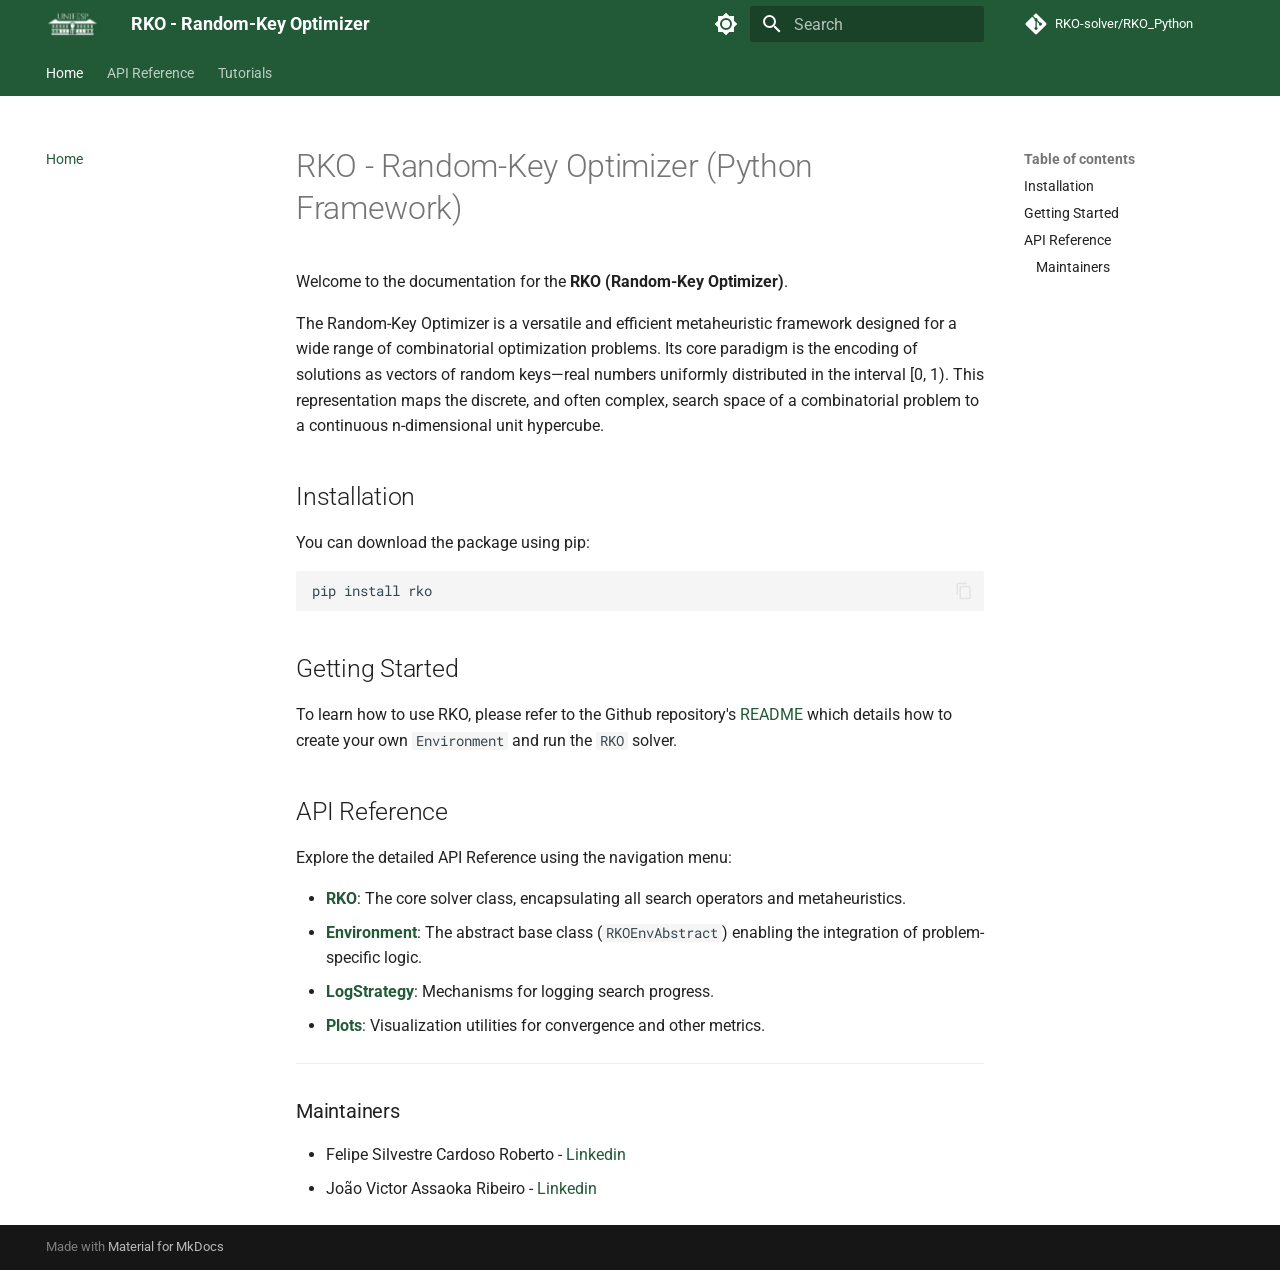
<file: index.html>
<!doctype html>
<html lang="en" class="no-js">
  <head>
    
      <meta charset="utf-8">
      <meta name="viewport" content="width=device-width,initial-scale=1">
      
        <meta name="description" content="A Python library for Random-Key Optimization (RKO).">
      
      
        <meta name="author" content="Felipe Silvestre Cardoso Roberto & João Assaoka">
      
      
      
      
        <link rel="next" href="reference/rko/">
      
      
        
      
      
      <link rel="icon" href="assets/favicon.png">
      <meta name="generator" content="mkdocs-1.6.1, mkdocs-material-9.7.3">
    
    
      
        <title>RKO - Random-Key Optimizer</title>
      
    
    
      <link rel="stylesheet" href="assets/stylesheets/main.484c7ddc.min.css">
      
        
        <link rel="stylesheet" href="assets/stylesheets/palette.ab4e12ef.min.css">
      
      


    
    
      
    
    
      
        
        
        <link rel="preconnect" href="https://fonts.gstatic.com" crossorigin>
        <link rel="stylesheet" href="https://fonts.googleapis.com/css?family=Roboto:300,300i,400,400i,700,700i%7CRoboto+Mono:400,400i,700,700i&display=fallback">
        <style>:root{--md-text-font:"Roboto";--md-code-font:"Roboto Mono"}</style>
      
    
    
      <link rel="stylesheet" href="assets/_mkdocstrings.css">
    
      <link rel="stylesheet" href="stylesheets/extra.css">
    
    <script>__md_scope=new URL(".",location),__md_hash=e=>[...e].reduce(((e,_)=>(e<<5)-e+_.charCodeAt(0)),0),__md_get=(e,_=localStorage,t=__md_scope)=>JSON.parse(_.getItem(t.pathname+"."+e)),__md_set=(e,_,t=localStorage,a=__md_scope)=>{try{t.setItem(a.pathname+"."+e,JSON.stringify(_))}catch(e){}}</script>
    
      

    
    
  </head>
  
  
    
    
      
    
    
    
    
    <body dir="ltr" data-md-color-scheme="default" data-md-color-primary="custom" data-md-color-accent="custom">
  
    
    <input class="md-toggle" data-md-toggle="drawer" type="checkbox" id="__drawer" autocomplete="off">
    <input class="md-toggle" data-md-toggle="search" type="checkbox" id="__search" autocomplete="off">
    <label class="md-overlay" for="__drawer"></label>
    <div data-md-component="skip">
      
        
        <a href="#rko-random-key-optimizer-python-framework" class="md-skip">
          Skip to content
        </a>
      
    </div>
    <div data-md-component="announce">
      
    </div>
    
    
      

<header class="md-header" data-md-component="header">
  <nav class="md-header__inner md-grid" aria-label="Header">
    <a href="." title="RKO - Random-Key Optimizer" class="md-header__button md-logo" aria-label="RKO - Random-Key Optimizer" data-md-component="logo">
      
  <img src="assets/logo.jpg" alt="logo">

    </a>
    <label class="md-header__button md-icon" for="__drawer">
      
      <svg xmlns="http://www.w3.org/2000/svg" viewBox="0 0 24 24"><path d="M3 6h18v2H3zm0 5h18v2H3zm0 5h18v2H3z"/></svg>
    </label>
    <div class="md-header__title" data-md-component="header-title">
      <div class="md-header__ellipsis">
        <div class="md-header__topic">
          <span class="md-ellipsis">
            RKO - Random-Key Optimizer
          </span>
        </div>
        <div class="md-header__topic" data-md-component="header-topic">
          <span class="md-ellipsis">
            
              Home
            
          </span>
        </div>
      </div>
    </div>
    
      
        <form class="md-header__option" data-md-component="palette">
  
    
    
    
    <input class="md-option" data-md-color-media="" data-md-color-scheme="default" data-md-color-primary="custom" data-md-color-accent="custom"  aria-label="Switch to dark mode"  type="radio" name="__palette" id="__palette_0">
    
      <label class="md-header__button md-icon" title="Switch to dark mode" for="__palette_1" hidden>
        <svg xmlns="http://www.w3.org/2000/svg" viewBox="0 0 24 24"><path d="M12 8a4 4 0 0 0-4 4 4 4 0 0 0 4 4 4 4 0 0 0 4-4 4 4 0 0 0-4-4m0 10a6 6 0 0 1-6-6 6 6 0 0 1 6-6 6 6 0 0 1 6 6 6 6 0 0 1-6 6m8-9.31V4h-4.69L12 .69 8.69 4H4v4.69L.69 12 4 15.31V20h4.69L12 23.31 15.31 20H20v-4.69L23.31 12z"/></svg>
      </label>
    
  
    
    
    
    <input class="md-option" data-md-color-media="" data-md-color-scheme="slate" data-md-color-primary="custom" data-md-color-accent="custom"  aria-label="Switch to light mode"  type="radio" name="__palette" id="__palette_1">
    
      <label class="md-header__button md-icon" title="Switch to light mode" for="__palette_0" hidden>
        <svg xmlns="http://www.w3.org/2000/svg" viewBox="0 0 24 24"><path d="M12 18c-.89 0-1.74-.2-2.5-.55C11.56 16.5 13 14.42 13 12s-1.44-4.5-3.5-5.45C10.26 6.2 11.11 6 12 6a6 6 0 0 1 6 6 6 6 0 0 1-6 6m8-9.31V4h-4.69L12 .69 8.69 4H4v4.69L.69 12 4 15.31V20h4.69L12 23.31 15.31 20H20v-4.69L23.31 12z"/></svg>
      </label>
    
  
</form>
      
    
    
      <script>var palette=__md_get("__palette");if(palette&&palette.color){if("(prefers-color-scheme)"===palette.color.media){var media=matchMedia("(prefers-color-scheme: light)"),input=document.querySelector(media.matches?"[data-md-color-media='(prefers-color-scheme: light)']":"[data-md-color-media='(prefers-color-scheme: dark)']");palette.color.media=input.getAttribute("data-md-color-media"),palette.color.scheme=input.getAttribute("data-md-color-scheme"),palette.color.primary=input.getAttribute("data-md-color-primary"),palette.color.accent=input.getAttribute("data-md-color-accent")}for(var[key,value]of Object.entries(palette.color))document.body.setAttribute("data-md-color-"+key,value)}</script>
    
    
    
      
      
        <label class="md-header__button md-icon" for="__search">
          
          <svg xmlns="http://www.w3.org/2000/svg" viewBox="0 0 24 24"><path d="M9.5 3A6.5 6.5 0 0 1 16 9.5c0 1.61-.59 3.09-1.56 4.23l.27.27h.79l5 5-1.5 1.5-5-5v-.79l-.27-.27A6.52 6.52 0 0 1 9.5 16 6.5 6.5 0 0 1 3 9.5 6.5 6.5 0 0 1 9.5 3m0 2C7 5 5 7 5 9.5S7 14 9.5 14 14 12 14 9.5 12 5 9.5 5"/></svg>
        </label>
        <div class="md-search" data-md-component="search" role="dialog">
  <label class="md-search__overlay" for="__search"></label>
  <div class="md-search__inner" role="search">
    <form class="md-search__form" name="search">
      <input type="text" class="md-search__input" name="query" aria-label="Search" placeholder="Search" autocapitalize="off" autocorrect="off" autocomplete="off" spellcheck="false" data-md-component="search-query" required>
      <label class="md-search__icon md-icon" for="__search">
        
        <svg xmlns="http://www.w3.org/2000/svg" viewBox="0 0 24 24"><path d="M9.5 3A6.5 6.5 0 0 1 16 9.5c0 1.61-.59 3.09-1.56 4.23l.27.27h.79l5 5-1.5 1.5-5-5v-.79l-.27-.27A6.52 6.52 0 0 1 9.5 16 6.5 6.5 0 0 1 3 9.5 6.5 6.5 0 0 1 9.5 3m0 2C7 5 5 7 5 9.5S7 14 9.5 14 14 12 14 9.5 12 5 9.5 5"/></svg>
        
        <svg xmlns="http://www.w3.org/2000/svg" viewBox="0 0 24 24"><path d="M20 11v2H8l5.5 5.5-1.42 1.42L4.16 12l7.92-7.92L13.5 5.5 8 11z"/></svg>
      </label>
      <nav class="md-search__options" aria-label="Search">
        
        <button type="reset" class="md-search__icon md-icon" title="Clear" aria-label="Clear" tabindex="-1">
          
          <svg xmlns="http://www.w3.org/2000/svg" viewBox="0 0 24 24"><path d="M19 6.41 17.59 5 12 10.59 6.41 5 5 6.41 10.59 12 5 17.59 6.41 19 12 13.41 17.59 19 19 17.59 13.41 12z"/></svg>
        </button>
      </nav>
      
        <div class="md-search__suggest" data-md-component="search-suggest"></div>
      
    </form>
    <div class="md-search__output">
      <div class="md-search__scrollwrap" tabindex="0" data-md-scrollfix>
        <div class="md-search-result" data-md-component="search-result">
          <div class="md-search-result__meta">
            Initializing search
          </div>
          <ol class="md-search-result__list" role="presentation"></ol>
        </div>
      </div>
    </div>
  </div>
</div>
      
    
    
      <div class="md-header__source">
        <a href="https://github.com/RKO-solver/RKO_Python" title="Go to repository" class="md-source" data-md-component="source">
  <div class="md-source__icon md-icon">
    
    <svg xmlns="http://www.w3.org/2000/svg" viewBox="0 0 448 512"><!--! Font Awesome Free 7.1.0 by @fontawesome - https://fontawesome.com License - https://fontawesome.com/license/free (Icons: CC BY 4.0, Fonts: SIL OFL 1.1, Code: MIT License) Copyright 2025 Fonticons, Inc.--><path d="M439.6 236.1 244 40.5c-5.4-5.5-12.8-8.5-20.4-8.5s-15 3-20.4 8.4L162.5 81l51.5 51.5c27.1-9.1 52.7 16.8 43.4 43.7l49.7 49.7c34.2-11.8 61.2 31 35.5 56.7-26.5 26.5-70.2-2.9-56-37.3L240.3 199v121.9c25.3 12.5 22.3 41.8 9.1 55-6.4 6.4-15.2 10.1-24.3 10.1s-17.8-3.6-24.3-10.1c-17.6-17.6-11.1-46.9 11.2-56v-123c-20.8-8.5-24.6-30.7-18.6-45L142.6 101 8.5 235.1C3 240.6 0 247.9 0 255.5s3 15 8.5 20.4l195.6 195.7c5.4 5.4 12.7 8.4 20.4 8.4s15-3 20.4-8.4l194.7-194.7c5.4-5.4 8.4-12.8 8.4-20.4s-3-15-8.4-20.4"/></svg>
  </div>
  <div class="md-source__repository">
    RKO-solver/RKO_Python
  </div>
</a>
      </div>
    
  </nav>
  
</header>
    
    <div class="md-container" data-md-component="container">
      
      
        
          
            
<nav class="md-tabs" aria-label="Tabs" data-md-component="tabs">
  <div class="md-grid">
    <ul class="md-tabs__list">
      
        
  
  
  
    
  
  
    <li class="md-tabs__item md-tabs__item--active">
      <a href="." class="md-tabs__link">
        
  
  
    
  
  Home

      </a>
    </li>
  

      
        
  
  
  
  
    
    
      <li class="md-tabs__item">
        <a href="reference/rko/" class="md-tabs__link">
          
  
  
  API Reference

        </a>
      </li>
    
  

      
        
  
  
  
  
    
    
      <li class="md-tabs__item">
        <a href="tutorials/knapsack/" class="md-tabs__link">
          
  
  
  Tutorials

        </a>
      </li>
    
  

      
    </ul>
  </div>
</nav>
          
        
      
      <main class="md-main" data-md-component="main">
        <div class="md-main__inner md-grid">
          
            
              
              <div class="md-sidebar md-sidebar--primary" data-md-component="sidebar" data-md-type="navigation" >
                <div class="md-sidebar__scrollwrap">
                  <div class="md-sidebar__inner">
                    


  


<nav class="md-nav md-nav--primary md-nav--lifted" aria-label="Navigation" data-md-level="0">
  <label class="md-nav__title" for="__drawer">
    <a href="." title="RKO - Random-Key Optimizer" class="md-nav__button md-logo" aria-label="RKO - Random-Key Optimizer" data-md-component="logo">
      
  <img src="assets/logo.jpg" alt="logo">

    </a>
    RKO - Random-Key Optimizer
  </label>
  
    <div class="md-nav__source">
      <a href="https://github.com/RKO-solver/RKO_Python" title="Go to repository" class="md-source" data-md-component="source">
  <div class="md-source__icon md-icon">
    
    <svg xmlns="http://www.w3.org/2000/svg" viewBox="0 0 448 512"><!--! Font Awesome Free 7.1.0 by @fontawesome - https://fontawesome.com License - https://fontawesome.com/license/free (Icons: CC BY 4.0, Fonts: SIL OFL 1.1, Code: MIT License) Copyright 2025 Fonticons, Inc.--><path d="M439.6 236.1 244 40.5c-5.4-5.5-12.8-8.5-20.4-8.5s-15 3-20.4 8.4L162.5 81l51.5 51.5c27.1-9.1 52.7 16.8 43.4 43.7l49.7 49.7c34.2-11.8 61.2 31 35.5 56.7-26.5 26.5-70.2-2.9-56-37.3L240.3 199v121.9c25.3 12.5 22.3 41.8 9.1 55-6.4 6.4-15.2 10.1-24.3 10.1s-17.8-3.6-24.3-10.1c-17.6-17.6-11.1-46.9 11.2-56v-123c-20.8-8.5-24.6-30.7-18.6-45L142.6 101 8.5 235.1C3 240.6 0 247.9 0 255.5s3 15 8.5 20.4l195.6 195.7c5.4 5.4 12.7 8.4 20.4 8.4s15-3 20.4-8.4l194.7-194.7c5.4-5.4 8.4-12.8 8.4-20.4s-3-15-8.4-20.4"/></svg>
  </div>
  <div class="md-source__repository">
    RKO-solver/RKO_Python
  </div>
</a>
    </div>
  
  <ul class="md-nav__list" data-md-scrollfix>
    
      
      
  
  
    
  
  
  
    <li class="md-nav__item md-nav__item--active">
      
      <input class="md-nav__toggle md-toggle" type="checkbox" id="__toc">
      
      
        
      
      
        <label class="md-nav__link md-nav__link--active" for="__toc">
          
  
  
  <span class="md-ellipsis">
    
  
    Home
  

    
  </span>
  
  

          <span class="md-nav__icon md-icon"></span>
        </label>
      
      <a href="." class="md-nav__link md-nav__link--active">
        
  
  
  <span class="md-ellipsis">
    
  
    Home
  

    
  </span>
  
  

      </a>
      
        

<nav class="md-nav md-nav--secondary" aria-label="Table of contents">
  
  
  
    
  
  
    <label class="md-nav__title" for="__toc">
      <span class="md-nav__icon md-icon"></span>
      Table of contents
    </label>
    <ul class="md-nav__list" data-md-component="toc" data-md-scrollfix>
      
        <li class="md-nav__item">
  <a href="#installation" class="md-nav__link">
    <span class="md-ellipsis">
      
        Installation
      
    </span>
  </a>
  
</li>
      
        <li class="md-nav__item">
  <a href="#getting-started" class="md-nav__link">
    <span class="md-ellipsis">
      
        Getting Started
      
    </span>
  </a>
  
</li>
      
        <li class="md-nav__item">
  <a href="#api-reference" class="md-nav__link">
    <span class="md-ellipsis">
      
        API Reference
      
    </span>
  </a>
  
    <nav class="md-nav" aria-label="API Reference">
      <ul class="md-nav__list">
        
          <li class="md-nav__item">
  <a href="#maintainers" class="md-nav__link">
    <span class="md-ellipsis">
      
        Maintainers
      
    </span>
  </a>
  
</li>
        
      </ul>
    </nav>
  
</li>
      
    </ul>
  
</nav>
      
    </li>
  

    
      
      
  
  
  
  
    
    
    
    
      
      
        
      
    
    
    <li class="md-nav__item md-nav__item--nested">
      
        
        
        <input class="md-nav__toggle md-toggle " type="checkbox" id="__nav_2" >
        
          
          <label class="md-nav__link" for="__nav_2" id="__nav_2_label" tabindex="0">
            
  
  
  <span class="md-ellipsis">
    
  
    API Reference
  

    
  </span>
  
  

            <span class="md-nav__icon md-icon"></span>
          </label>
        
        <nav class="md-nav" data-md-level="1" aria-labelledby="__nav_2_label" aria-expanded="false">
          <label class="md-nav__title" for="__nav_2">
            <span class="md-nav__icon md-icon"></span>
            
  
    API Reference
  

          </label>
          <ul class="md-nav__list" data-md-scrollfix>
            
              
                
  
  
  
  
    <li class="md-nav__item">
      <a href="reference/rko/" class="md-nav__link">
        
  
  
  <span class="md-ellipsis">
    
  
    RKO
  

    
  </span>
  
  

      </a>
    </li>
  

              
            
              
                
  
  
  
  
    <li class="md-nav__item">
      <a href="reference/environment/" class="md-nav__link">
        
  
  
  <span class="md-ellipsis">
    
  
    Environment
  

    
  </span>
  
  

      </a>
    </li>
  

              
            
              
                
  
  
  
  
    <li class="md-nav__item">
      <a href="reference/logstrategy/" class="md-nav__link">
        
  
  
  <span class="md-ellipsis">
    
  
    LogStrategy
  

    
  </span>
  
  

      </a>
    </li>
  

              
            
              
                
  
  
  
  
    <li class="md-nav__item">
      <a href="reference/plots/" class="md-nav__link">
        
  
  
  <span class="md-ellipsis">
    
  
    Plots
  

    
  </span>
  
  

      </a>
    </li>
  

              
            
          </ul>
        </nav>
      
    </li>
  

    
      
      
  
  
  
  
    
    
    
    
      
      
        
      
    
    
    <li class="md-nav__item md-nav__item--nested">
      
        
        
        <input class="md-nav__toggle md-toggle " type="checkbox" id="__nav_3" >
        
          
          <label class="md-nav__link" for="__nav_3" id="__nav_3_label" tabindex="0">
            
  
  
  <span class="md-ellipsis">
    
  
    Tutorials
  

    
  </span>
  
  

            <span class="md-nav__icon md-icon"></span>
          </label>
        
        <nav class="md-nav" data-md-level="1" aria-labelledby="__nav_3_label" aria-expanded="false">
          <label class="md-nav__title" for="__nav_3">
            <span class="md-nav__icon md-icon"></span>
            
  
    Tutorials
  

          </label>
          <ul class="md-nav__list" data-md-scrollfix>
            
              
                
  
  
  
  
    <li class="md-nav__item">
      <a href="tutorials/knapsack/" class="md-nav__link">
        
  
  
  <span class="md-ellipsis">
    
  
    Knapsack Problem
  

    
  </span>
  
  

      </a>
    </li>
  

              
            
              
                
  
  
  
  
    <li class="md-nav__item">
      <a href="tutorials/tsp/" class="md-nav__link">
        
  
  
  <span class="md-ellipsis">
    
  
    Travelling Salesperson Problem
  

    
  </span>
  
  

      </a>
    </li>
  

              
            
          </ul>
        </nav>
      
    </li>
  

    
  </ul>
</nav>
                  </div>
                </div>
              </div>
            
            
              
              <div class="md-sidebar md-sidebar--secondary" data-md-component="sidebar" data-md-type="toc" >
                <div class="md-sidebar__scrollwrap">
                  <div class="md-sidebar__inner">
                    

<nav class="md-nav md-nav--secondary" aria-label="Table of contents">
  
  
  
    
  
  
    <label class="md-nav__title" for="__toc">
      <span class="md-nav__icon md-icon"></span>
      Table of contents
    </label>
    <ul class="md-nav__list" data-md-component="toc" data-md-scrollfix>
      
        <li class="md-nav__item">
  <a href="#installation" class="md-nav__link">
    <span class="md-ellipsis">
      
        Installation
      
    </span>
  </a>
  
</li>
      
        <li class="md-nav__item">
  <a href="#getting-started" class="md-nav__link">
    <span class="md-ellipsis">
      
        Getting Started
      
    </span>
  </a>
  
</li>
      
        <li class="md-nav__item">
  <a href="#api-reference" class="md-nav__link">
    <span class="md-ellipsis">
      
        API Reference
      
    </span>
  </a>
  
    <nav class="md-nav" aria-label="API Reference">
      <ul class="md-nav__list">
        
          <li class="md-nav__item">
  <a href="#maintainers" class="md-nav__link">
    <span class="md-ellipsis">
      
        Maintainers
      
    </span>
  </a>
  
</li>
        
      </ul>
    </nav>
  
</li>
      
    </ul>
  
</nav>
                  </div>
                </div>
              </div>
            
          
          
            <div class="md-content" data-md-component="content">
              
              <article class="md-content__inner md-typeset">
                
                  


  
  


<h1 id="rko-random-key-optimizer-python-framework">RKO - Random-Key Optimizer (Python Framework)</h1>
<p>Welcome to the documentation for the <strong>RKO (Random-Key Optimizer)</strong>.</p>
<p>The Random-Key Optimizer is a versatile and efficient metaheuristic framework designed for a wide range of combinatorial optimization problems. Its core paradigm is the encoding of solutions as vectors of random keys—real numbers uniformly distributed in the interval [0, 1). This representation maps the discrete, and often complex, search space of a combinatorial problem to a continuous n-dimensional unit hypercube.</p>
<h2 id="installation">Installation</h2>
<p>You can download the package using pip:
<div class="language-bash highlight"><pre><span></span><code><span id="__span-0-1"><a id="__codelineno-0-1" name="__codelineno-0-1" href="#__codelineno-0-1"></a>pip<span class="w"> </span>install<span class="w"> </span>rko
</span></code></pre></div></p>
<h2 id="getting-started">Getting Started</h2>
<p>To learn how to use RKO, please refer to the Github repository's <a href="https://github.com/RKO-solver/RKO_Python">README</a> which details how to create your own <code>Environment</code> and run the <code>RKO</code> solver.</p>
<h2 id="api-reference">API Reference</h2>
<p>Explore the detailed API Reference using the navigation menu:</p>
<ul>
<li><strong><a href="reference/rko/">RKO</a></strong>: The core solver class, encapsulating all search operators and metaheuristics.</li>
<li><strong><a href="reference/environment/">Environment</a></strong>: The abstract base class (<code>RKOEnvAbstract</code>) enabling the integration of problem-specific logic.</li>
<li><strong><a href="reference/logstrategy/">LogStrategy</a></strong>: Mechanisms for logging search progress.</li>
<li><strong><a href="reference/plots/">Plots</a></strong>: Visualization utilities for convergence and other metrics.</li>
</ul>
<hr />
<h3 id="maintainers">Maintainers</h3>
<ul>
<li>Felipe Silvestre Cardoso Roberto - <a href="https://www.linkedin.com/in/felipesilvestrecr/">Linkedin</a></li>
<li>João Victor Assaoka Ribeiro - <a href="https://www.linkedin.com/in/assaoka/">Linkedin</a></li>
</ul>












                
              </article>
            </div>
          
          
<script>var target=document.getElementById(location.hash.slice(1));target&&target.name&&(target.checked=target.name.startsWith("__tabbed_"))</script>
        </div>
        
          <button type="button" class="md-top md-icon" data-md-component="top" hidden>
  
  <svg xmlns="http://www.w3.org/2000/svg" viewBox="0 0 24 24"><path d="M13 20h-2V8l-5.5 5.5-1.42-1.42L12 4.16l7.92 7.92-1.42 1.42L13 8z"/></svg>
  Back to top
</button>
        
      </main>
      
        <footer class="md-footer">
  
  <div class="md-footer-meta md-typeset">
    <div class="md-footer-meta__inner md-grid">
      <div class="md-copyright">
  
  
    Made with
    <a href="https://squidfunk.github.io/mkdocs-material/" target="_blank" rel="noopener">
      Material for MkDocs
    </a>
  
</div>
      
    </div>
  </div>
</footer>
      
    </div>
    <div class="md-dialog" data-md-component="dialog">
      <div class="md-dialog__inner md-typeset"></div>
    </div>
    
    
    
      
      
      <script id="__config" type="application/json">{"annotate": null, "base": ".", "features": ["navigation.tabs", "navigation.sections", "navigation.top", "search.suggest", "search.highlight", "content.code.copy"], "search": "assets/javascripts/workers/search.2c215733.min.js", "tags": null, "translations": {"clipboard.copied": "Copied to clipboard", "clipboard.copy": "Copy to clipboard", "search.result.more.one": "1 more on this page", "search.result.more.other": "# more on this page", "search.result.none": "No matching documents", "search.result.one": "1 matching document", "search.result.other": "# matching documents", "search.result.placeholder": "Type to start searching", "search.result.term.missing": "Missing", "select.version": "Select version"}, "version": null}</script>
    
    
      <script src="assets/javascripts/bundle.79ae519e.min.js"></script>
      
    
  </body>
</html>
</file>
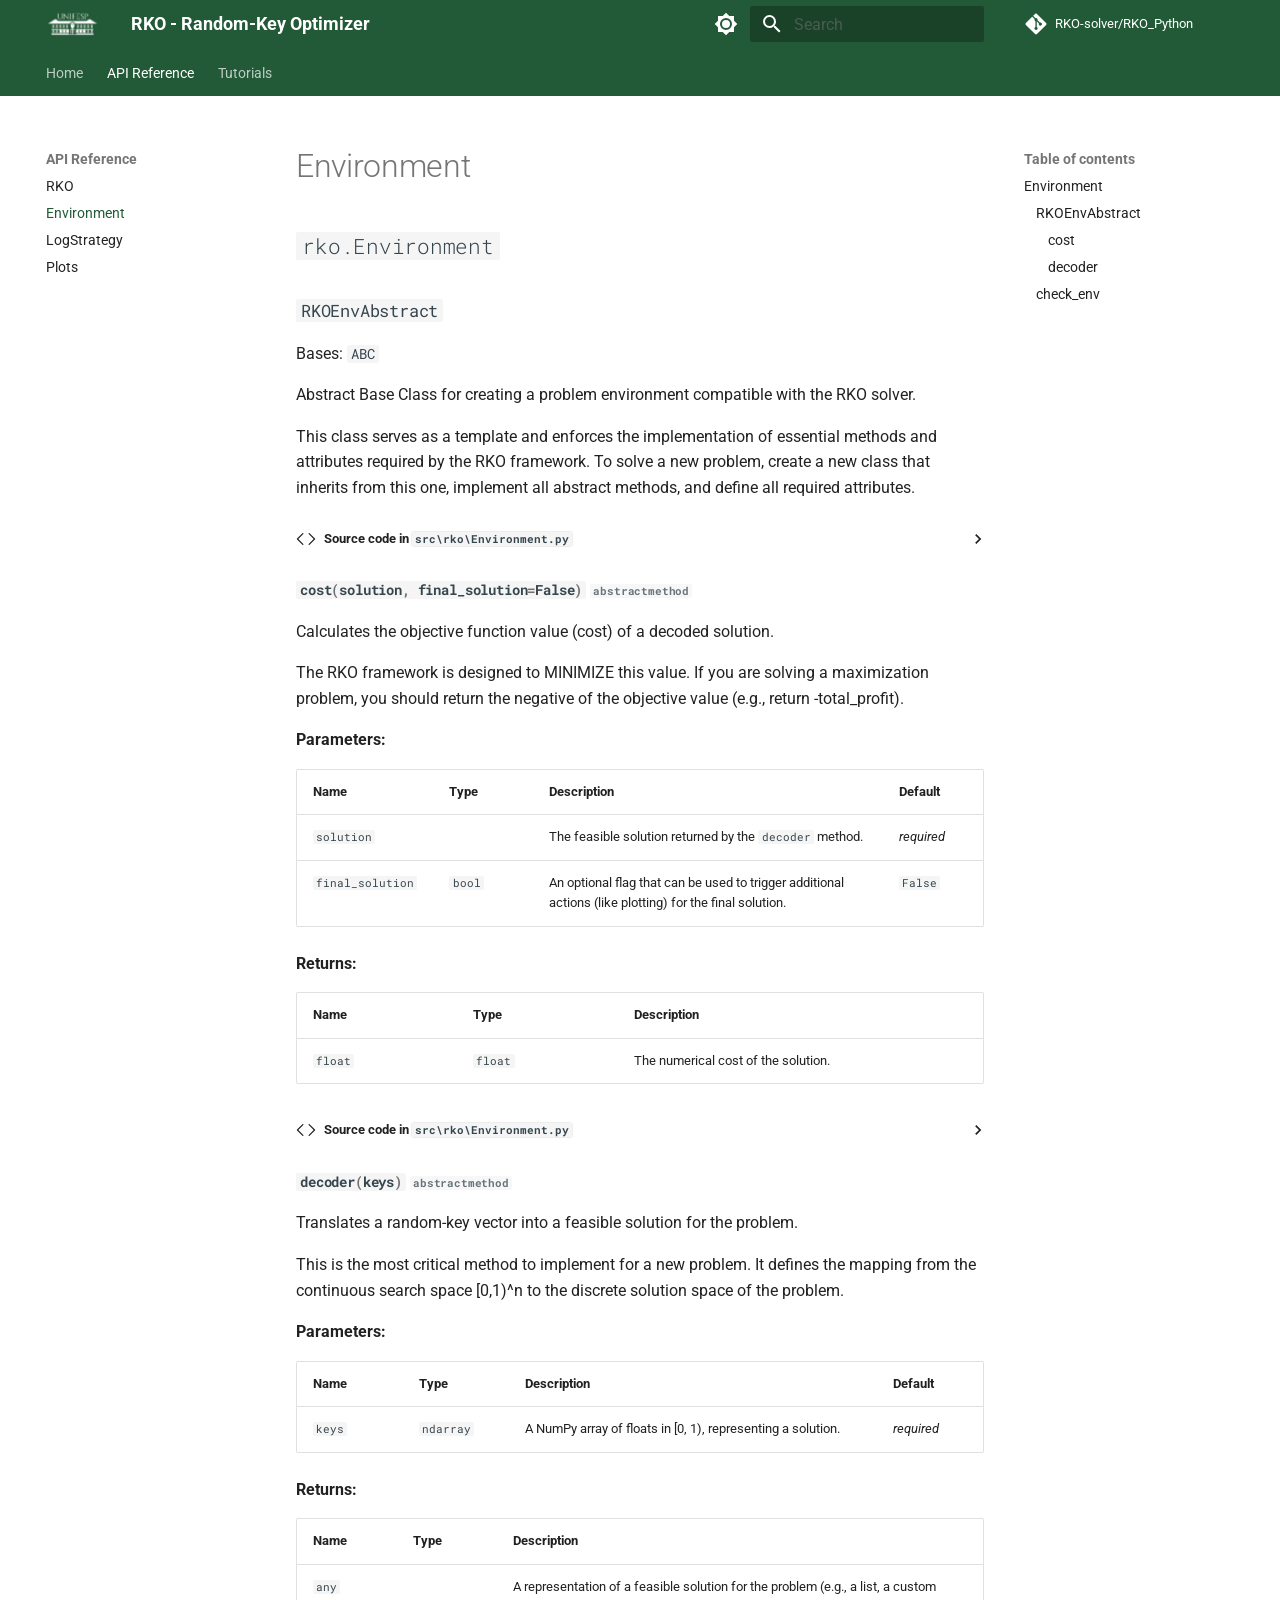
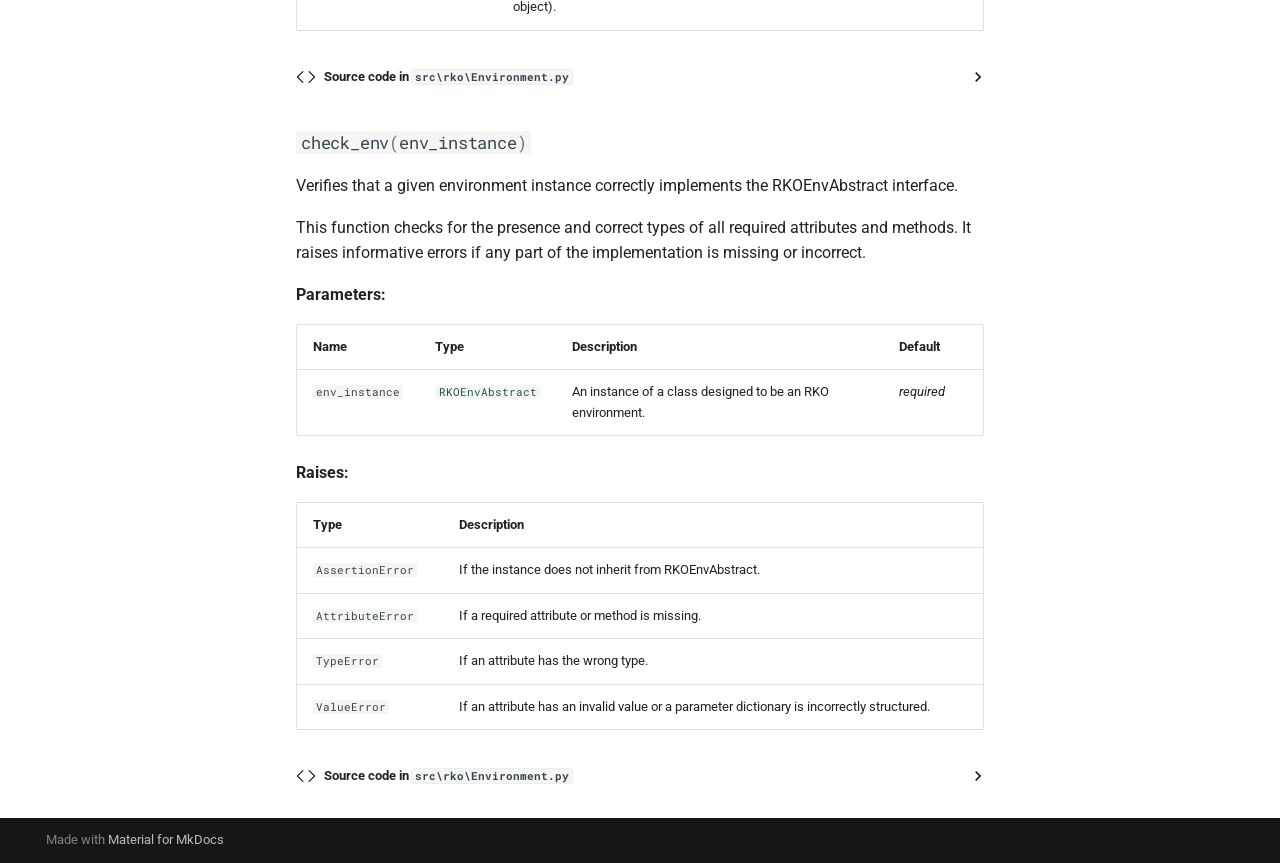
<file: reference/environment/index.html>
<!doctype html>
<html lang="en" class="no-js">
  <head>
    
      <meta charset="utf-8">
      <meta name="viewport" content="width=device-width,initial-scale=1">
      
        <meta name="description" content="A Python library for Random-Key Optimization (RKO).">
      
      
        <meta name="author" content="Felipe Silvestre Cardoso Roberto & João Assaoka">
      
      
      
        <link rel="prev" href="../rko/">
      
      
        <link rel="next" href="../logstrategy/">
      
      
        
      
      
      <link rel="icon" href="../../assets/favicon.png">
      <meta name="generator" content="mkdocs-1.6.1, mkdocs-material-9.7.3">
    
    
      
        <title>Environment - RKO - Random-Key Optimizer</title>
      
    
    
      <link rel="stylesheet" href="../../assets/stylesheets/main.484c7ddc.min.css">
      
        
        <link rel="stylesheet" href="../../assets/stylesheets/palette.ab4e12ef.min.css">
      
      


    
    
      
    
    
      
        
        
        <link rel="preconnect" href="https://fonts.gstatic.com" crossorigin>
        <link rel="stylesheet" href="https://fonts.googleapis.com/css?family=Roboto:300,300i,400,400i,700,700i%7CRoboto+Mono:400,400i,700,700i&display=fallback">
        <style>:root{--md-text-font:"Roboto";--md-code-font:"Roboto Mono"}</style>
      
    
    
      <link rel="stylesheet" href="../../assets/_mkdocstrings.css">
    
      <link rel="stylesheet" href="../../stylesheets/extra.css">
    
    <script>__md_scope=new URL("../..",location),__md_hash=e=>[...e].reduce(((e,_)=>(e<<5)-e+_.charCodeAt(0)),0),__md_get=(e,_=localStorage,t=__md_scope)=>JSON.parse(_.getItem(t.pathname+"."+e)),__md_set=(e,_,t=localStorage,a=__md_scope)=>{try{t.setItem(a.pathname+"."+e,JSON.stringify(_))}catch(e){}}</script>
    
      

    
    
  </head>
  
  
    
    
      
    
    
    
    
    <body dir="ltr" data-md-color-scheme="default" data-md-color-primary="custom" data-md-color-accent="custom">
  
    
    <input class="md-toggle" data-md-toggle="drawer" type="checkbox" id="__drawer" autocomplete="off">
    <input class="md-toggle" data-md-toggle="search" type="checkbox" id="__search" autocomplete="off">
    <label class="md-overlay" for="__drawer"></label>
    <div data-md-component="skip">
      
        
        <a href="#environment" class="md-skip">
          Skip to content
        </a>
      
    </div>
    <div data-md-component="announce">
      
    </div>
    
    
      

<header class="md-header" data-md-component="header">
  <nav class="md-header__inner md-grid" aria-label="Header">
    <a href="../.." title="RKO - Random-Key Optimizer" class="md-header__button md-logo" aria-label="RKO - Random-Key Optimizer" data-md-component="logo">
      
  <img src="../../assets/logo.jpg" alt="logo">

    </a>
    <label class="md-header__button md-icon" for="__drawer">
      
      <svg xmlns="http://www.w3.org/2000/svg" viewBox="0 0 24 24"><path d="M3 6h18v2H3zm0 5h18v2H3zm0 5h18v2H3z"/></svg>
    </label>
    <div class="md-header__title" data-md-component="header-title">
      <div class="md-header__ellipsis">
        <div class="md-header__topic">
          <span class="md-ellipsis">
            RKO - Random-Key Optimizer
          </span>
        </div>
        <div class="md-header__topic" data-md-component="header-topic">
          <span class="md-ellipsis">
            
              Environment
            
          </span>
        </div>
      </div>
    </div>
    
      
        <form class="md-header__option" data-md-component="palette">
  
    
    
    
    <input class="md-option" data-md-color-media="" data-md-color-scheme="default" data-md-color-primary="custom" data-md-color-accent="custom"  aria-label="Switch to dark mode"  type="radio" name="__palette" id="__palette_0">
    
      <label class="md-header__button md-icon" title="Switch to dark mode" for="__palette_1" hidden>
        <svg xmlns="http://www.w3.org/2000/svg" viewBox="0 0 24 24"><path d="M12 8a4 4 0 0 0-4 4 4 4 0 0 0 4 4 4 4 0 0 0 4-4 4 4 0 0 0-4-4m0 10a6 6 0 0 1-6-6 6 6 0 0 1 6-6 6 6 0 0 1 6 6 6 6 0 0 1-6 6m8-9.31V4h-4.69L12 .69 8.69 4H4v4.69L.69 12 4 15.31V20h4.69L12 23.31 15.31 20H20v-4.69L23.31 12z"/></svg>
      </label>
    
  
    
    
    
    <input class="md-option" data-md-color-media="" data-md-color-scheme="slate" data-md-color-primary="custom" data-md-color-accent="custom"  aria-label="Switch to light mode"  type="radio" name="__palette" id="__palette_1">
    
      <label class="md-header__button md-icon" title="Switch to light mode" for="__palette_0" hidden>
        <svg xmlns="http://www.w3.org/2000/svg" viewBox="0 0 24 24"><path d="M12 18c-.89 0-1.74-.2-2.5-.55C11.56 16.5 13 14.42 13 12s-1.44-4.5-3.5-5.45C10.26 6.2 11.11 6 12 6a6 6 0 0 1 6 6 6 6 0 0 1-6 6m8-9.31V4h-4.69L12 .69 8.69 4H4v4.69L.69 12 4 15.31V20h4.69L12 23.31 15.31 20H20v-4.69L23.31 12z"/></svg>
      </label>
    
  
</form>
      
    
    
      <script>var palette=__md_get("__palette");if(palette&&palette.color){if("(prefers-color-scheme)"===palette.color.media){var media=matchMedia("(prefers-color-scheme: light)"),input=document.querySelector(media.matches?"[data-md-color-media='(prefers-color-scheme: light)']":"[data-md-color-media='(prefers-color-scheme: dark)']");palette.color.media=input.getAttribute("data-md-color-media"),palette.color.scheme=input.getAttribute("data-md-color-scheme"),palette.color.primary=input.getAttribute("data-md-color-primary"),palette.color.accent=input.getAttribute("data-md-color-accent")}for(var[key,value]of Object.entries(palette.color))document.body.setAttribute("data-md-color-"+key,value)}</script>
    
    
    
      
      
        <label class="md-header__button md-icon" for="__search">
          
          <svg xmlns="http://www.w3.org/2000/svg" viewBox="0 0 24 24"><path d="M9.5 3A6.5 6.5 0 0 1 16 9.5c0 1.61-.59 3.09-1.56 4.23l.27.27h.79l5 5-1.5 1.5-5-5v-.79l-.27-.27A6.52 6.52 0 0 1 9.5 16 6.5 6.5 0 0 1 3 9.5 6.5 6.5 0 0 1 9.5 3m0 2C7 5 5 7 5 9.5S7 14 9.5 14 14 12 14 9.5 12 5 9.5 5"/></svg>
        </label>
        <div class="md-search" data-md-component="search" role="dialog">
  <label class="md-search__overlay" for="__search"></label>
  <div class="md-search__inner" role="search">
    <form class="md-search__form" name="search">
      <input type="text" class="md-search__input" name="query" aria-label="Search" placeholder="Search" autocapitalize="off" autocorrect="off" autocomplete="off" spellcheck="false" data-md-component="search-query" required>
      <label class="md-search__icon md-icon" for="__search">
        
        <svg xmlns="http://www.w3.org/2000/svg" viewBox="0 0 24 24"><path d="M9.5 3A6.5 6.5 0 0 1 16 9.5c0 1.61-.59 3.09-1.56 4.23l.27.27h.79l5 5-1.5 1.5-5-5v-.79l-.27-.27A6.52 6.52 0 0 1 9.5 16 6.5 6.5 0 0 1 3 9.5 6.5 6.5 0 0 1 9.5 3m0 2C7 5 5 7 5 9.5S7 14 9.5 14 14 12 14 9.5 12 5 9.5 5"/></svg>
        
        <svg xmlns="http://www.w3.org/2000/svg" viewBox="0 0 24 24"><path d="M20 11v2H8l5.5 5.5-1.42 1.42L4.16 12l7.92-7.92L13.5 5.5 8 11z"/></svg>
      </label>
      <nav class="md-search__options" aria-label="Search">
        
        <button type="reset" class="md-search__icon md-icon" title="Clear" aria-label="Clear" tabindex="-1">
          
          <svg xmlns="http://www.w3.org/2000/svg" viewBox="0 0 24 24"><path d="M19 6.41 17.59 5 12 10.59 6.41 5 5 6.41 10.59 12 5 17.59 6.41 19 12 13.41 17.59 19 19 17.59 13.41 12z"/></svg>
        </button>
      </nav>
      
        <div class="md-search__suggest" data-md-component="search-suggest"></div>
      
    </form>
    <div class="md-search__output">
      <div class="md-search__scrollwrap" tabindex="0" data-md-scrollfix>
        <div class="md-search-result" data-md-component="search-result">
          <div class="md-search-result__meta">
            Initializing search
          </div>
          <ol class="md-search-result__list" role="presentation"></ol>
        </div>
      </div>
    </div>
  </div>
</div>
      
    
    
      <div class="md-header__source">
        <a href="https://github.com/RKO-solver/RKO_Python" title="Go to repository" class="md-source" data-md-component="source">
  <div class="md-source__icon md-icon">
    
    <svg xmlns="http://www.w3.org/2000/svg" viewBox="0 0 448 512"><!--! Font Awesome Free 7.1.0 by @fontawesome - https://fontawesome.com License - https://fontawesome.com/license/free (Icons: CC BY 4.0, Fonts: SIL OFL 1.1, Code: MIT License) Copyright 2025 Fonticons, Inc.--><path d="M439.6 236.1 244 40.5c-5.4-5.5-12.8-8.5-20.4-8.5s-15 3-20.4 8.4L162.5 81l51.5 51.5c27.1-9.1 52.7 16.8 43.4 43.7l49.7 49.7c34.2-11.8 61.2 31 35.5 56.7-26.5 26.5-70.2-2.9-56-37.3L240.3 199v121.9c25.3 12.5 22.3 41.8 9.1 55-6.4 6.4-15.2 10.1-24.3 10.1s-17.8-3.6-24.3-10.1c-17.6-17.6-11.1-46.9 11.2-56v-123c-20.8-8.5-24.6-30.7-18.6-45L142.6 101 8.5 235.1C3 240.6 0 247.9 0 255.5s3 15 8.5 20.4l195.6 195.7c5.4 5.4 12.7 8.4 20.4 8.4s15-3 20.4-8.4l194.7-194.7c5.4-5.4 8.4-12.8 8.4-20.4s-3-15-8.4-20.4"/></svg>
  </div>
  <div class="md-source__repository">
    RKO-solver/RKO_Python
  </div>
</a>
      </div>
    
  </nav>
  
</header>
    
    <div class="md-container" data-md-component="container">
      
      
        
          
            
<nav class="md-tabs" aria-label="Tabs" data-md-component="tabs">
  <div class="md-grid">
    <ul class="md-tabs__list">
      
        
  
  
  
  
    <li class="md-tabs__item">
      <a href="../.." class="md-tabs__link">
        
  
  
    
  
  Home

      </a>
    </li>
  

      
        
  
  
  
    
  
  
    
    
      <li class="md-tabs__item md-tabs__item--active">
        <a href="../rko/" class="md-tabs__link">
          
  
  
  API Reference

        </a>
      </li>
    
  

      
        
  
  
  
  
    
    
      <li class="md-tabs__item">
        <a href="../../tutorials/knapsack/" class="md-tabs__link">
          
  
  
  Tutorials

        </a>
      </li>
    
  

      
    </ul>
  </div>
</nav>
          
        
      
      <main class="md-main" data-md-component="main">
        <div class="md-main__inner md-grid">
          
            
              
              <div class="md-sidebar md-sidebar--primary" data-md-component="sidebar" data-md-type="navigation" >
                <div class="md-sidebar__scrollwrap">
                  <div class="md-sidebar__inner">
                    


  


<nav class="md-nav md-nav--primary md-nav--lifted" aria-label="Navigation" data-md-level="0">
  <label class="md-nav__title" for="__drawer">
    <a href="../.." title="RKO - Random-Key Optimizer" class="md-nav__button md-logo" aria-label="RKO - Random-Key Optimizer" data-md-component="logo">
      
  <img src="../../assets/logo.jpg" alt="logo">

    </a>
    RKO - Random-Key Optimizer
  </label>
  
    <div class="md-nav__source">
      <a href="https://github.com/RKO-solver/RKO_Python" title="Go to repository" class="md-source" data-md-component="source">
  <div class="md-source__icon md-icon">
    
    <svg xmlns="http://www.w3.org/2000/svg" viewBox="0 0 448 512"><!--! Font Awesome Free 7.1.0 by @fontawesome - https://fontawesome.com License - https://fontawesome.com/license/free (Icons: CC BY 4.0, Fonts: SIL OFL 1.1, Code: MIT License) Copyright 2025 Fonticons, Inc.--><path d="M439.6 236.1 244 40.5c-5.4-5.5-12.8-8.5-20.4-8.5s-15 3-20.4 8.4L162.5 81l51.5 51.5c27.1-9.1 52.7 16.8 43.4 43.7l49.7 49.7c34.2-11.8 61.2 31 35.5 56.7-26.5 26.5-70.2-2.9-56-37.3L240.3 199v121.9c25.3 12.5 22.3 41.8 9.1 55-6.4 6.4-15.2 10.1-24.3 10.1s-17.8-3.6-24.3-10.1c-17.6-17.6-11.1-46.9 11.2-56v-123c-20.8-8.5-24.6-30.7-18.6-45L142.6 101 8.5 235.1C3 240.6 0 247.9 0 255.5s3 15 8.5 20.4l195.6 195.7c5.4 5.4 12.7 8.4 20.4 8.4s15-3 20.4-8.4l194.7-194.7c5.4-5.4 8.4-12.8 8.4-20.4s-3-15-8.4-20.4"/></svg>
  </div>
  <div class="md-source__repository">
    RKO-solver/RKO_Python
  </div>
</a>
    </div>
  
  <ul class="md-nav__list" data-md-scrollfix>
    
      
      
  
  
  
  
    <li class="md-nav__item">
      <a href="../.." class="md-nav__link">
        
  
  
  <span class="md-ellipsis">
    
  
    Home
  

    
  </span>
  
  

      </a>
    </li>
  

    
      
      
  
  
    
  
  
  
    
    
    
    
      
        
        
      
      
        
      
    
    
    <li class="md-nav__item md-nav__item--active md-nav__item--section md-nav__item--nested">
      
        
        
        <input class="md-nav__toggle md-toggle " type="checkbox" id="__nav_2" checked>
        
          
          <label class="md-nav__link" for="__nav_2" id="__nav_2_label" tabindex="">
            
  
  
  <span class="md-ellipsis">
    
  
    API Reference
  

    
  </span>
  
  

            <span class="md-nav__icon md-icon"></span>
          </label>
        
        <nav class="md-nav" data-md-level="1" aria-labelledby="__nav_2_label" aria-expanded="true">
          <label class="md-nav__title" for="__nav_2">
            <span class="md-nav__icon md-icon"></span>
            
  
    API Reference
  

          </label>
          <ul class="md-nav__list" data-md-scrollfix>
            
              
                
  
  
  
  
    <li class="md-nav__item">
      <a href="../rko/" class="md-nav__link">
        
  
  
  <span class="md-ellipsis">
    
  
    RKO
  

    
  </span>
  
  

      </a>
    </li>
  

              
            
              
                
  
  
    
  
  
  
    <li class="md-nav__item md-nav__item--active">
      
      <input class="md-nav__toggle md-toggle" type="checkbox" id="__toc">
      
      
        
      
      
        <label class="md-nav__link md-nav__link--active" for="__toc">
          
  
  
  <span class="md-ellipsis">
    
  
    Environment
  

    
  </span>
  
  

          <span class="md-nav__icon md-icon"></span>
        </label>
      
      <a href="./" class="md-nav__link md-nav__link--active">
        
  
  
  <span class="md-ellipsis">
    
  
    Environment
  

    
  </span>
  
  

      </a>
      
        

<nav class="md-nav md-nav--secondary" aria-label="Table of contents">
  
  
  
    
  
  
    <label class="md-nav__title" for="__toc">
      <span class="md-nav__icon md-icon"></span>
      Table of contents
    </label>
    <ul class="md-nav__list" data-md-component="toc" data-md-scrollfix>
      
        <li class="md-nav__item">
  <a href="#rko.Environment" class="md-nav__link">
    <span class="md-ellipsis">
      
        Environment
      
    </span>
  </a>
  
    <nav class="md-nav" aria-label="Environment">
      <ul class="md-nav__list">
        
          <li class="md-nav__item">
  <a href="#rko.Environment.RKOEnvAbstract" class="md-nav__link">
    <span class="md-ellipsis">
      
        RKOEnvAbstract
      
    </span>
  </a>
  
    <nav class="md-nav" aria-label="RKOEnvAbstract">
      <ul class="md-nav__list">
        
          <li class="md-nav__item">
  <a href="#rko.Environment.RKOEnvAbstract.cost" class="md-nav__link">
    <span class="md-ellipsis">
      
        cost
      
    </span>
  </a>
  
</li>
        
          <li class="md-nav__item">
  <a href="#rko.Environment.RKOEnvAbstract.decoder" class="md-nav__link">
    <span class="md-ellipsis">
      
        decoder
      
    </span>
  </a>
  
</li>
        
      </ul>
    </nav>
  
</li>
        
          <li class="md-nav__item">
  <a href="#rko.Environment.check_env" class="md-nav__link">
    <span class="md-ellipsis">
      
        check_env
      
    </span>
  </a>
  
</li>
        
      </ul>
    </nav>
  
</li>
      
    </ul>
  
</nav>
      
    </li>
  

              
            
              
                
  
  
  
  
    <li class="md-nav__item">
      <a href="../logstrategy/" class="md-nav__link">
        
  
  
  <span class="md-ellipsis">
    
  
    LogStrategy
  

    
  </span>
  
  

      </a>
    </li>
  

              
            
              
                
  
  
  
  
    <li class="md-nav__item">
      <a href="../plots/" class="md-nav__link">
        
  
  
  <span class="md-ellipsis">
    
  
    Plots
  

    
  </span>
  
  

      </a>
    </li>
  

              
            
          </ul>
        </nav>
      
    </li>
  

    
      
      
  
  
  
  
    
    
    
    
      
      
        
      
    
    
    <li class="md-nav__item md-nav__item--nested">
      
        
        
        <input class="md-nav__toggle md-toggle " type="checkbox" id="__nav_3" >
        
          
          <label class="md-nav__link" for="__nav_3" id="__nav_3_label" tabindex="0">
            
  
  
  <span class="md-ellipsis">
    
  
    Tutorials
  

    
  </span>
  
  

            <span class="md-nav__icon md-icon"></span>
          </label>
        
        <nav class="md-nav" data-md-level="1" aria-labelledby="__nav_3_label" aria-expanded="false">
          <label class="md-nav__title" for="__nav_3">
            <span class="md-nav__icon md-icon"></span>
            
  
    Tutorials
  

          </label>
          <ul class="md-nav__list" data-md-scrollfix>
            
              
                
  
  
  
  
    <li class="md-nav__item">
      <a href="../../tutorials/knapsack/" class="md-nav__link">
        
  
  
  <span class="md-ellipsis">
    
  
    Knapsack Problem
  

    
  </span>
  
  

      </a>
    </li>
  

              
            
              
                
  
  
  
  
    <li class="md-nav__item">
      <a href="../../tutorials/tsp/" class="md-nav__link">
        
  
  
  <span class="md-ellipsis">
    
  
    Travelling Salesperson Problem
  

    
  </span>
  
  

      </a>
    </li>
  

              
            
          </ul>
        </nav>
      
    </li>
  

    
  </ul>
</nav>
                  </div>
                </div>
              </div>
            
            
              
              <div class="md-sidebar md-sidebar--secondary" data-md-component="sidebar" data-md-type="toc" >
                <div class="md-sidebar__scrollwrap">
                  <div class="md-sidebar__inner">
                    

<nav class="md-nav md-nav--secondary" aria-label="Table of contents">
  
  
  
    
  
  
    <label class="md-nav__title" for="__toc">
      <span class="md-nav__icon md-icon"></span>
      Table of contents
    </label>
    <ul class="md-nav__list" data-md-component="toc" data-md-scrollfix>
      
        <li class="md-nav__item">
  <a href="#rko.Environment" class="md-nav__link">
    <span class="md-ellipsis">
      
        Environment
      
    </span>
  </a>
  
    <nav class="md-nav" aria-label="Environment">
      <ul class="md-nav__list">
        
          <li class="md-nav__item">
  <a href="#rko.Environment.RKOEnvAbstract" class="md-nav__link">
    <span class="md-ellipsis">
      
        RKOEnvAbstract
      
    </span>
  </a>
  
    <nav class="md-nav" aria-label="RKOEnvAbstract">
      <ul class="md-nav__list">
        
          <li class="md-nav__item">
  <a href="#rko.Environment.RKOEnvAbstract.cost" class="md-nav__link">
    <span class="md-ellipsis">
      
        cost
      
    </span>
  </a>
  
</li>
        
          <li class="md-nav__item">
  <a href="#rko.Environment.RKOEnvAbstract.decoder" class="md-nav__link">
    <span class="md-ellipsis">
      
        decoder
      
    </span>
  </a>
  
</li>
        
      </ul>
    </nav>
  
</li>
        
          <li class="md-nav__item">
  <a href="#rko.Environment.check_env" class="md-nav__link">
    <span class="md-ellipsis">
      
        check_env
      
    </span>
  </a>
  
</li>
        
      </ul>
    </nav>
  
</li>
      
    </ul>
  
</nav>
                  </div>
                </div>
              </div>
            
          
          
            <div class="md-content" data-md-component="content">
              
              <article class="md-content__inner md-typeset">
                
                  


  
  


<h1 id="environment">Environment</h1>


<div class="doc doc-object doc-module">



<h2 id="rko.Environment" class="doc doc-heading">
            <code>rko.Environment</code>


</h2>

    <div class="doc doc-contents first">










<div class="doc doc-children">









<div class="doc doc-object doc-class">



<h3 id="rko.Environment.RKOEnvAbstract" class="doc doc-heading">
            <code>RKOEnvAbstract</code>


</h3>


    <div class="doc doc-contents ">
            <p class="doc doc-class-bases">
              Bases: <code><span title="abc.ABC">ABC</span></code></p>



        <p>Abstract Base Class for creating a problem environment compatible with the RKO solver.</p>
<p>This class serves as a template and enforces the implementation of essential
methods and attributes required by the RKO framework. To solve a new problem,
create a new class that inherits from this one, implement all abstract methods,
and define all required attributes.</p>








              <details class="mkdocstrings-source">
                <summary>Source code in <code>src\rko\Environment.py</code></summary>
                <div class="language-python highlight"><table class="highlighttable"><tr><td class="linenos"><div class="linenodiv"><pre><span></span><span class="normal"><a href="#__codelineno-0-4">  4</a></span>
<span class="normal"><a href="#__codelineno-0-5">  5</a></span>
<span class="normal"><a href="#__codelineno-0-6">  6</a></span>
<span class="normal"><a href="#__codelineno-0-7">  7</a></span>
<span class="normal"><a href="#__codelineno-0-8">  8</a></span>
<span class="normal"><a href="#__codelineno-0-9">  9</a></span>
<span class="normal"><a href="#__codelineno-0-10"> 10</a></span>
<span class="normal"><a href="#__codelineno-0-11"> 11</a></span>
<span class="normal"><a href="#__codelineno-0-12"> 12</a></span>
<span class="normal"><a href="#__codelineno-0-13"> 13</a></span>
<span class="normal"><a href="#__codelineno-0-14"> 14</a></span>
<span class="normal"><a href="#__codelineno-0-15"> 15</a></span>
<span class="normal"><a href="#__codelineno-0-16"> 16</a></span>
<span class="normal"><a href="#__codelineno-0-17"> 17</a></span>
<span class="normal"><a href="#__codelineno-0-18"> 18</a></span>
<span class="normal"><a href="#__codelineno-0-19"> 19</a></span>
<span class="normal"><a href="#__codelineno-0-20"> 20</a></span>
<span class="normal"><a href="#__codelineno-0-21"> 21</a></span>
<span class="normal"><a href="#__codelineno-0-22"> 22</a></span>
<span class="normal"><a href="#__codelineno-0-23"> 23</a></span>
<span class="normal"><a href="#__codelineno-0-24"> 24</a></span>
<span class="normal"><a href="#__codelineno-0-25"> 25</a></span>
<span class="normal"><a href="#__codelineno-0-26"> 26</a></span>
<span class="normal"><a href="#__codelineno-0-27"> 27</a></span>
<span class="normal"><a href="#__codelineno-0-28"> 28</a></span>
<span class="normal"><a href="#__codelineno-0-29"> 29</a></span>
<span class="normal"><a href="#__codelineno-0-30"> 30</a></span>
<span class="normal"><a href="#__codelineno-0-31"> 31</a></span>
<span class="normal"><a href="#__codelineno-0-32"> 32</a></span>
<span class="normal"><a href="#__codelineno-0-33"> 33</a></span>
<span class="normal"><a href="#__codelineno-0-34"> 34</a></span>
<span class="normal"><a href="#__codelineno-0-35"> 35</a></span>
<span class="normal"><a href="#__codelineno-0-36"> 36</a></span>
<span class="normal"><a href="#__codelineno-0-37"> 37</a></span>
<span class="normal"><a href="#__codelineno-0-38"> 38</a></span>
<span class="normal"><a href="#__codelineno-0-39"> 39</a></span>
<span class="normal"><a href="#__codelineno-0-40"> 40</a></span>
<span class="normal"><a href="#__codelineno-0-41"> 41</a></span>
<span class="normal"><a href="#__codelineno-0-42"> 42</a></span>
<span class="normal"><a href="#__codelineno-0-43"> 43</a></span>
<span class="normal"><a href="#__codelineno-0-44"> 44</a></span>
<span class="normal"><a href="#__codelineno-0-45"> 45</a></span>
<span class="normal"><a href="#__codelineno-0-46"> 46</a></span>
<span class="normal"><a href="#__codelineno-0-47"> 47</a></span>
<span class="normal"><a href="#__codelineno-0-48"> 48</a></span>
<span class="normal"><a href="#__codelineno-0-49"> 49</a></span>
<span class="normal"><a href="#__codelineno-0-50"> 50</a></span>
<span class="normal"><a href="#__codelineno-0-51"> 51</a></span>
<span class="normal"><a href="#__codelineno-0-52"> 52</a></span>
<span class="normal"><a href="#__codelineno-0-53"> 53</a></span>
<span class="normal"><a href="#__codelineno-0-54"> 54</a></span>
<span class="normal"><a href="#__codelineno-0-55"> 55</a></span>
<span class="normal"><a href="#__codelineno-0-56"> 56</a></span>
<span class="normal"><a href="#__codelineno-0-57"> 57</a></span>
<span class="normal"><a href="#__codelineno-0-58"> 58</a></span>
<span class="normal"><a href="#__codelineno-0-59"> 59</a></span>
<span class="normal"><a href="#__codelineno-0-60"> 60</a></span>
<span class="normal"><a href="#__codelineno-0-61"> 61</a></span>
<span class="normal"><a href="#__codelineno-0-62"> 62</a></span>
<span class="normal"><a href="#__codelineno-0-63"> 63</a></span>
<span class="normal"><a href="#__codelineno-0-64"> 64</a></span>
<span class="normal"><a href="#__codelineno-0-65"> 65</a></span>
<span class="normal"><a href="#__codelineno-0-66"> 66</a></span>
<span class="normal"><a href="#__codelineno-0-67"> 67</a></span>
<span class="normal"><a href="#__codelineno-0-68"> 68</a></span>
<span class="normal"><a href="#__codelineno-0-69"> 69</a></span>
<span class="normal"><a href="#__codelineno-0-70"> 70</a></span>
<span class="normal"><a href="#__codelineno-0-71"> 71</a></span>
<span class="normal"><a href="#__codelineno-0-72"> 72</a></span>
<span class="normal"><a href="#__codelineno-0-73"> 73</a></span>
<span class="normal"><a href="#__codelineno-0-74"> 74</a></span>
<span class="normal"><a href="#__codelineno-0-75"> 75</a></span>
<span class="normal"><a href="#__codelineno-0-76"> 76</a></span>
<span class="normal"><a href="#__codelineno-0-77"> 77</a></span>
<span class="normal"><a href="#__codelineno-0-78"> 78</a></span>
<span class="normal"><a href="#__codelineno-0-79"> 79</a></span>
<span class="normal"><a href="#__codelineno-0-80"> 80</a></span>
<span class="normal"><a href="#__codelineno-0-81"> 81</a></span>
<span class="normal"><a href="#__codelineno-0-82"> 82</a></span>
<span class="normal"><a href="#__codelineno-0-83"> 83</a></span>
<span class="normal"><a href="#__codelineno-0-84"> 84</a></span>
<span class="normal"><a href="#__codelineno-0-85"> 85</a></span>
<span class="normal"><a href="#__codelineno-0-86"> 86</a></span>
<span class="normal"><a href="#__codelineno-0-87"> 87</a></span>
<span class="normal"><a href="#__codelineno-0-88"> 88</a></span>
<span class="normal"><a href="#__codelineno-0-89"> 89</a></span>
<span class="normal"><a href="#__codelineno-0-90"> 90</a></span>
<span class="normal"><a href="#__codelineno-0-91"> 91</a></span>
<span class="normal"><a href="#__codelineno-0-92"> 92</a></span>
<span class="normal"><a href="#__codelineno-0-93"> 93</a></span>
<span class="normal"><a href="#__codelineno-0-94"> 94</a></span>
<span class="normal"><a href="#__codelineno-0-95"> 95</a></span>
<span class="normal"><a href="#__codelineno-0-96"> 96</a></span>
<span class="normal"><a href="#__codelineno-0-97"> 97</a></span>
<span class="normal"><a href="#__codelineno-0-98"> 98</a></span>
<span class="normal"><a href="#__codelineno-0-99"> 99</a></span>
<span class="normal"><a href="#__codelineno-0-100">100</a></span>
<span class="normal"><a href="#__codelineno-0-101">101</a></span>
<span class="normal"><a href="#__codelineno-0-102">102</a></span>
<span class="normal"><a href="#__codelineno-0-103">103</a></span>
<span class="normal"><a href="#__codelineno-0-104">104</a></span>
<span class="normal"><a href="#__codelineno-0-105">105</a></span>
<span class="normal"><a href="#__codelineno-0-106">106</a></span>
<span class="normal"><a href="#__codelineno-0-107">107</a></span>
<span class="normal"><a href="#__codelineno-0-108">108</a></span>
<span class="normal"><a href="#__codelineno-0-109">109</a></span>
<span class="normal"><a href="#__codelineno-0-110">110</a></span>
<span class="normal"><a href="#__codelineno-0-111">111</a></span>
<span class="normal"><a href="#__codelineno-0-112">112</a></span>
<span class="normal"><a href="#__codelineno-0-113">113</a></span>
<span class="normal"><a href="#__codelineno-0-114">114</a></span>
<span class="normal"><a href="#__codelineno-0-115">115</a></span></pre></div></td><td class="code"><div><pre><span></span><code><span id="__span-0-4"><a id="__codelineno-0-4" name="__codelineno-0-4"></a><span class="k">class</span><span class="w"> </span><span class="nc">RKOEnvAbstract</span><span class="p">(</span><span class="n">ABC</span><span class="p">):</span>
</span><span id="__span-0-5"><a id="__codelineno-0-5" name="__codelineno-0-5"></a><span class="w">    </span><span class="sd">&quot;&quot;&quot;</span>
</span><span id="__span-0-6"><a id="__codelineno-0-6" name="__codelineno-0-6"></a><span class="sd">    Abstract Base Class for creating a problem environment compatible with the RKO solver.</span>
</span><span id="__span-0-7"><a id="__codelineno-0-7" name="__codelineno-0-7"></a>
</span><span id="__span-0-8"><a id="__codelineno-0-8" name="__codelineno-0-8"></a><span class="sd">    This class serves as a template and enforces the implementation of essential</span>
</span><span id="__span-0-9"><a id="__codelineno-0-9" name="__codelineno-0-9"></a><span class="sd">    methods and attributes required by the RKO framework. To solve a new problem,</span>
</span><span id="__span-0-10"><a id="__codelineno-0-10" name="__codelineno-0-10"></a><span class="sd">    create a new class that inherits from this one, implement all abstract methods,</span>
</span><span id="__span-0-11"><a id="__codelineno-0-11" name="__codelineno-0-11"></a><span class="sd">    and define all required attributes.</span>
</span><span id="__span-0-12"><a id="__codelineno-0-12" name="__codelineno-0-12"></a><span class="sd">    &quot;&quot;&quot;</span>
</span><span id="__span-0-13"><a id="__codelineno-0-13" name="__codelineno-0-13"></a>    <span class="k">def</span><span class="w"> </span><span class="fm">__init__</span><span class="p">(</span><span class="bp">self</span><span class="p">):</span>
</span><span id="__span-0-14"><a id="__codelineno-0-14" name="__codelineno-0-14"></a>        <span class="c1"># --- Required Attributes ---</span>
</span><span id="__span-0-15"><a id="__codelineno-0-15" name="__codelineno-0-15"></a>
</span><span id="__span-0-16"><a id="__codelineno-0-16" name="__codelineno-0-16"></a>        <span class="c1"># The length of the random-key vector used to represent a solution.</span>
</span><span id="__span-0-17"><a id="__codelineno-0-17" name="__codelineno-0-17"></a>        <span class="c1"># This must be an integer.</span>
</span><span id="__span-0-18"><a id="__codelineno-0-18" name="__codelineno-0-18"></a>        <span class="bp">self</span><span class="o">.</span><span class="n">tam_solution</span><span class="p">:</span> <span class="nb">int</span> <span class="o">=</span> <span class="mi">0</span>
</span><span id="__span-0-19"><a id="__codelineno-0-19" name="__codelineno-0-19"></a>
</span><span id="__span-0-20"><a id="__codelineno-0-20" name="__codelineno-0-20"></a>        <span class="c1"># The maximum execution time in seconds for the solver.</span>
</span><span id="__span-0-21"><a id="__codelineno-0-21" name="__codelineno-0-21"></a>        <span class="bp">self</span><span class="o">.</span><span class="n">max_time</span><span class="p">:</span> <span class="nb">int</span> <span class="o">=</span> <span class="mi">200</span>
</span><span id="__span-0-22"><a id="__codelineno-0-22" name="__codelineno-0-22"></a>
</span><span id="__span-0-23"><a id="__codelineno-0-23" name="__codelineno-0-23"></a>        <span class="c1"># The local search strategy: &#39;Best&#39; for best-improvement or &#39;First&#39; for first-improvement.</span>
</span><span id="__span-0-24"><a id="__codelineno-0-24" name="__codelineno-0-24"></a>        <span class="bp">self</span><span class="o">.</span><span class="n">LS_type</span><span class="p">:</span> <span class="nb">str</span> <span class="o">=</span> <span class="s1">&#39;Best&#39;</span>
</span><span id="__span-0-25"><a id="__codelineno-0-25" name="__codelineno-0-25"></a>
</span><span id="__span-0-26"><a id="__codelineno-0-26" name="__codelineno-0-26"></a>        <span class="c1"># A dictionary mapping instance names to their known best (or optimal) solution values.</span>
</span><span id="__span-0-27"><a id="__codelineno-0-27" name="__codelineno-0-27"></a>        <span class="c1"># Used for logging progress (GAP) and for early stopping if the optimal is found.</span>
</span><span id="__span-0-28"><a id="__codelineno-0-28" name="__codelineno-0-28"></a>        <span class="c1"># Example: {&quot;instance_1&quot;: 123.45, &quot;instance_2&quot;: 678.90}</span>
</span><span id="__span-0-29"><a id="__codelineno-0-29" name="__codelineno-0-29"></a>        <span class="bp">self</span><span class="o">.</span><span class="n">dict_best</span><span class="p">:</span> <span class="nb">dict</span> <span class="o">=</span> <span class="p">{}</span>
</span><span id="__span-0-30"><a id="__codelineno-0-30" name="__codelineno-0-30"></a>
</span><span id="__span-0-31"><a id="__codelineno-0-31" name="__codelineno-0-31"></a>        <span class="c1"># The name of the current problem instance being solved.</span>
</span><span id="__span-0-32"><a id="__codelineno-0-32" name="__codelineno-0-32"></a>        <span class="bp">self</span><span class="o">.</span><span class="n">instance_name</span><span class="p">:</span> <span class="nb">str</span> <span class="o">=</span> <span class="s2">&quot;default_instance&quot;</span>
</span><span id="__span-0-33"><a id="__codelineno-0-33" name="__codelineno-0-33"></a>
</span><span id="__span-0-34"><a id="__codelineno-0-34" name="__codelineno-0-34"></a>        <span class="c1"># --- Metaheuristic Parameter Configuration ---</span>
</span><span id="__span-0-35"><a id="__codelineno-0-35" name="__codelineno-0-35"></a>        <span class="c1"># For each metaheuristic, define a dictionary where keys are parameter names</span>
</span><span id="__span-0-36"><a id="__codelineno-0-36" name="__codelineno-0-36"></a>        <span class="c1"># and values are lists of possible numerical values.</span>
</span><span id="__span-0-37"><a id="__codelineno-0-37" name="__codelineno-0-37"></a>        <span class="c1"># - For OFFLINE (static) tuning, provide a list with a single value for each parameter.</span>
</span><span id="__span-0-38"><a id="__codelineno-0-38" name="__codelineno-0-38"></a>        <span class="c1"># - For ONLINE (dynamic) tuning with Q-Learning, provide a list with multiple values.</span>
</span><span id="__span-0-39"><a id="__codelineno-0-39" name="__codelineno-0-39"></a>
</span><span id="__span-0-40"><a id="__codelineno-0-40" name="__codelineno-0-40"></a>        <span class="bp">self</span><span class="o">.</span><span class="n">BRKGA_parameters</span><span class="p">:</span> <span class="nb">dict</span> <span class="o">=</span> <span class="p">{</span>
</span><span id="__span-0-41"><a id="__codelineno-0-41" name="__codelineno-0-41"></a>            <span class="s1">&#39;p&#39;</span><span class="p">:</span> <span class="p">[</span><span class="mi">100</span><span class="p">],</span>      <span class="c1"># Population size</span>
</span><span id="__span-0-42"><a id="__codelineno-0-42" name="__codelineno-0-42"></a>            <span class="s1">&#39;pe&#39;</span><span class="p">:</span> <span class="p">[</span><span class="mf">0.20</span><span class="p">],</span>    <span class="c1"># Elite set fraction</span>
</span><span id="__span-0-43"><a id="__codelineno-0-43" name="__codelineno-0-43"></a>            <span class="s1">&#39;pm&#39;</span><span class="p">:</span> <span class="p">[</span><span class="mf">0.10</span><span class="p">],</span>    <span class="c1"># Mutant set fraction</span>
</span><span id="__span-0-44"><a id="__codelineno-0-44" name="__codelineno-0-44"></a>            <span class="s1">&#39;rhoe&#39;</span><span class="p">:</span> <span class="p">[</span><span class="mf">0.70</span><span class="p">]</span>   <span class="c1"># Elite parent inheritance probability</span>
</span><span id="__span-0-45"><a id="__codelineno-0-45" name="__codelineno-0-45"></a>        <span class="p">}</span>
</span><span id="__span-0-46"><a id="__codelineno-0-46" name="__codelineno-0-46"></a>        <span class="bp">self</span><span class="o">.</span><span class="n">SA_parameters</span><span class="p">:</span> <span class="nb">dict</span> <span class="o">=</span> <span class="p">{</span>
</span><span id="__span-0-47"><a id="__codelineno-0-47" name="__codelineno-0-47"></a>            <span class="s1">&#39;SAmax&#39;</span><span class="p">:</span> <span class="p">[</span><span class="mi">50</span><span class="p">],</span>     <span class="c1"># Iterations per temperature</span>
</span><span id="__span-0-48"><a id="__codelineno-0-48" name="__codelineno-0-48"></a>            <span class="s1">&#39;alphaSA&#39;</span><span class="p">:</span> <span class="p">[</span><span class="mf">0.99</span><span class="p">],</span> <span class="c1"># Cooling rate</span>
</span><span id="__span-0-49"><a id="__codelineno-0-49" name="__codelineno-0-49"></a>            <span class="s1">&#39;betaMin&#39;</span><span class="p">:</span> <span class="p">[</span><span class="mf">0.05</span><span class="p">],</span> <span class="c1"># Min shaking intensity</span>
</span><span id="__span-0-50"><a id="__codelineno-0-50" name="__codelineno-0-50"></a>            <span class="s1">&#39;betaMax&#39;</span><span class="p">:</span> <span class="p">[</span><span class="mf">0.25</span><span class="p">],</span> <span class="c1"># Max shaking intensity</span>
</span><span id="__span-0-51"><a id="__codelineno-0-51" name="__codelineno-0-51"></a>            <span class="s1">&#39;T0&#39;</span><span class="p">:</span> <span class="p">[</span><span class="mi">10000</span><span class="p">]</span>      <span class="c1"># Initial temperature</span>
</span><span id="__span-0-52"><a id="__codelineno-0-52" name="__codelineno-0-52"></a>        <span class="p">}</span>
</span><span id="__span-0-53"><a id="__codelineno-0-53" name="__codelineno-0-53"></a>        <span class="bp">self</span><span class="o">.</span><span class="n">ILS_parameters</span><span class="p">:</span> <span class="nb">dict</span> <span class="o">=</span> <span class="p">{</span>
</span><span id="__span-0-54"><a id="__codelineno-0-54" name="__codelineno-0-54"></a>            <span class="s1">&#39;betaMin&#39;</span><span class="p">:</span> <span class="p">[</span><span class="mf">0.10</span><span class="p">],</span>
</span><span id="__span-0-55"><a id="__codelineno-0-55" name="__codelineno-0-55"></a>            <span class="s1">&#39;betaMax&#39;</span><span class="p">:</span> <span class="p">[</span><span class="mf">0.20</span><span class="p">]</span>
</span><span id="__span-0-56"><a id="__codelineno-0-56" name="__codelineno-0-56"></a>        <span class="p">}</span>
</span><span id="__span-0-57"><a id="__codelineno-0-57" name="__codelineno-0-57"></a>        <span class="bp">self</span><span class="o">.</span><span class="n">VNS_parameters</span><span class="p">:</span> <span class="nb">dict</span> <span class="o">=</span> <span class="p">{</span>
</span><span id="__span-0-58"><a id="__codelineno-0-58" name="__codelineno-0-58"></a>            <span class="s1">&#39;kMax&#39;</span><span class="p">:</span> <span class="p">[</span><span class="mi">5</span><span class="p">],</span>
</span><span id="__span-0-59"><a id="__codelineno-0-59" name="__codelineno-0-59"></a>            <span class="s1">&#39;betaMin&#39;</span><span class="p">:</span> <span class="p">[</span><span class="mf">0.05</span><span class="p">]</span>
</span><span id="__span-0-60"><a id="__codelineno-0-60" name="__codelineno-0-60"></a>        <span class="p">}</span>
</span><span id="__span-0-61"><a id="__codelineno-0-61" name="__codelineno-0-61"></a>        <span class="bp">self</span><span class="o">.</span><span class="n">PSO_parameters</span><span class="p">:</span> <span class="nb">dict</span> <span class="o">=</span> <span class="p">{</span>
</span><span id="__span-0-62"><a id="__codelineno-0-62" name="__codelineno-0-62"></a>            <span class="s1">&#39;PSize&#39;</span><span class="p">:</span> <span class="p">[</span><span class="mi">100</span><span class="p">],</span>    <span class="c1"># Swarm size</span>
</span><span id="__span-0-63"><a id="__codelineno-0-63" name="__codelineno-0-63"></a>            <span class="s1">&#39;c1&#39;</span><span class="p">:</span> <span class="p">[</span><span class="mf">2.05</span><span class="p">],</span>      <span class="c1"># Cognitive coefficient</span>
</span><span id="__span-0-64"><a id="__codelineno-0-64" name="__codelineno-0-64"></a>            <span class="s1">&#39;c2&#39;</span><span class="p">:</span> <span class="p">[</span><span class="mf">2.05</span><span class="p">],</span>      <span class="c1"># Social coefficient</span>
</span><span id="__span-0-65"><a id="__codelineno-0-65" name="__codelineno-0-65"></a>            <span class="s1">&#39;w&#39;</span><span class="p">:</span> <span class="p">[</span><span class="mf">0.73</span><span class="p">]</span>        <span class="c1"># Inertia weight</span>
</span><span id="__span-0-66"><a id="__codelineno-0-66" name="__codelineno-0-66"></a>        <span class="p">}</span>
</span><span id="__span-0-67"><a id="__codelineno-0-67" name="__codelineno-0-67"></a>        <span class="bp">self</span><span class="o">.</span><span class="n">GA_parameters</span><span class="p">:</span> <span class="nb">dict</span> <span class="o">=</span> <span class="p">{</span>
</span><span id="__span-0-68"><a id="__codelineno-0-68" name="__codelineno-0-68"></a>            <span class="s1">&#39;sizePop&#39;</span><span class="p">:</span> <span class="p">[</span><span class="mi">100</span><span class="p">],</span>
</span><span id="__span-0-69"><a id="__codelineno-0-69" name="__codelineno-0-69"></a>            <span class="s1">&#39;probCros&#39;</span><span class="p">:</span> <span class="p">[</span><span class="mf">0.98</span><span class="p">],</span>
</span><span id="__span-0-70"><a id="__codelineno-0-70" name="__codelineno-0-70"></a>            <span class="s1">&#39;probMut&#39;</span><span class="p">:</span> <span class="p">[</span><span class="mf">0.005</span><span class="p">]</span>
</span><span id="__span-0-71"><a id="__codelineno-0-71" name="__codelineno-0-71"></a>        <span class="p">}</span>
</span><span id="__span-0-72"><a id="__codelineno-0-72" name="__codelineno-0-72"></a>        <span class="bp">self</span><span class="o">.</span><span class="n">LNS_parameters</span><span class="p">:</span> <span class="nb">dict</span> <span class="o">=</span> <span class="p">{</span>
</span><span id="__span-0-73"><a id="__codelineno-0-73" name="__codelineno-0-73"></a>            <span class="s1">&#39;betaMin&#39;</span><span class="p">:</span> <span class="p">[</span><span class="mf">0.10</span><span class="p">],</span>
</span><span id="__span-0-74"><a id="__codelineno-0-74" name="__codelineno-0-74"></a>            <span class="s1">&#39;betaMax&#39;</span><span class="p">:</span> <span class="p">[</span><span class="mf">0.30</span><span class="p">],</span>
</span><span id="__span-0-75"><a id="__codelineno-0-75" name="__codelineno-0-75"></a>            <span class="s1">&#39;TO&#39;</span><span class="p">:</span> <span class="p">[</span><span class="mi">1000</span><span class="p">],</span>
</span><span id="__span-0-76"><a id="__codelineno-0-76" name="__codelineno-0-76"></a>            <span class="s1">&#39;alphaLNS&#39;</span><span class="p">:</span> <span class="p">[</span><span class="mf">0.95</span><span class="p">]</span>
</span><span id="__span-0-77"><a id="__codelineno-0-77" name="__codelineno-0-77"></a>        <span class="p">}</span>
</span><span id="__span-0-78"><a id="__codelineno-0-78" name="__codelineno-0-78"></a>
</span><span id="__span-0-79"><a id="__codelineno-0-79" name="__codelineno-0-79"></a>
</span><span id="__span-0-80"><a id="__codelineno-0-80" name="__codelineno-0-80"></a>
</span><span id="__span-0-81"><a id="__codelineno-0-81" name="__codelineno-0-81"></a>    <span class="nd">@abstractmethod</span>
</span><span id="__span-0-82"><a id="__codelineno-0-82" name="__codelineno-0-82"></a>    <span class="k">def</span><span class="w"> </span><span class="nf">decoder</span><span class="p">(</span><span class="bp">self</span><span class="p">,</span> <span class="n">keys</span><span class="p">:</span> <span class="n">np</span><span class="o">.</span><span class="n">ndarray</span><span class="p">):</span>
</span><span id="__span-0-83"><a id="__codelineno-0-83" name="__codelineno-0-83"></a><span class="w">        </span><span class="sd">&quot;&quot;&quot;</span>
</span><span id="__span-0-84"><a id="__codelineno-0-84" name="__codelineno-0-84"></a><span class="sd">        Translates a random-key vector into a feasible solution for the problem.</span>
</span><span id="__span-0-85"><a id="__codelineno-0-85" name="__codelineno-0-85"></a>
</span><span id="__span-0-86"><a id="__codelineno-0-86" name="__codelineno-0-86"></a><span class="sd">        This is the most critical method to implement for a new problem. It defines</span>
</span><span id="__span-0-87"><a id="__codelineno-0-87" name="__codelineno-0-87"></a><span class="sd">        the mapping from the continuous search space [0,1)^n to the discrete</span>
</span><span id="__span-0-88"><a id="__codelineno-0-88" name="__codelineno-0-88"></a><span class="sd">        solution space of the problem.</span>
</span><span id="__span-0-89"><a id="__codelineno-0-89" name="__codelineno-0-89"></a>
</span><span id="__span-0-90"><a id="__codelineno-0-90" name="__codelineno-0-90"></a><span class="sd">        Args:</span>
</span><span id="__span-0-91"><a id="__codelineno-0-91" name="__codelineno-0-91"></a><span class="sd">            keys (np.ndarray): A NumPy array of floats in [0, 1), representing a solution.</span>
</span><span id="__span-0-92"><a id="__codelineno-0-92" name="__codelineno-0-92"></a>
</span><span id="__span-0-93"><a id="__codelineno-0-93" name="__codelineno-0-93"></a><span class="sd">        Returns:</span>
</span><span id="__span-0-94"><a id="__codelineno-0-94" name="__codelineno-0-94"></a><span class="sd">            any: A representation of a feasible solution for the problem (e.g., a list, a custom object).</span>
</span><span id="__span-0-95"><a id="__codelineno-0-95" name="__codelineno-0-95"></a><span class="sd">        &quot;&quot;&quot;</span>
</span><span id="__span-0-96"><a id="__codelineno-0-96" name="__codelineno-0-96"></a>        <span class="k">pass</span>
</span><span id="__span-0-97"><a id="__codelineno-0-97" name="__codelineno-0-97"></a>
</span><span id="__span-0-98"><a id="__codelineno-0-98" name="__codelineno-0-98"></a>    <span class="nd">@abstractmethod</span>
</span><span id="__span-0-99"><a id="__codelineno-0-99" name="__codelineno-0-99"></a>    <span class="k">def</span><span class="w"> </span><span class="nf">cost</span><span class="p">(</span><span class="bp">self</span><span class="p">,</span> <span class="n">solution</span><span class="p">,</span> <span class="n">final_solution</span><span class="p">:</span> <span class="nb">bool</span> <span class="o">=</span> <span class="kc">False</span><span class="p">)</span> <span class="o">-&gt;</span> <span class="nb">float</span><span class="p">:</span>
</span><span id="__span-0-100"><a id="__codelineno-0-100" name="__codelineno-0-100"></a><span class="w">        </span><span class="sd">&quot;&quot;&quot;</span>
</span><span id="__span-0-101"><a id="__codelineno-0-101" name="__codelineno-0-101"></a><span class="sd">        Calculates the objective function value (cost) of a decoded solution.</span>
</span><span id="__span-0-102"><a id="__codelineno-0-102" name="__codelineno-0-102"></a>
</span><span id="__span-0-103"><a id="__codelineno-0-103" name="__codelineno-0-103"></a><span class="sd">        The RKO framework is designed to MINIMIZE this value. If you are solving a</span>
</span><span id="__span-0-104"><a id="__codelineno-0-104" name="__codelineno-0-104"></a><span class="sd">        maximization problem, you should return the negative of the objective value</span>
</span><span id="__span-0-105"><a id="__codelineno-0-105" name="__codelineno-0-105"></a><span class="sd">        (e.g., return -total_profit).</span>
</span><span id="__span-0-106"><a id="__codelineno-0-106" name="__codelineno-0-106"></a>
</span><span id="__span-0-107"><a id="__codelineno-0-107" name="__codelineno-0-107"></a><span class="sd">        Args:</span>
</span><span id="__span-0-108"><a id="__codelineno-0-108" name="__codelineno-0-108"></a><span class="sd">            solution: The feasible solution returned by the `decoder` method.</span>
</span><span id="__span-0-109"><a id="__codelineno-0-109" name="__codelineno-0-109"></a><span class="sd">            final_solution (bool): An optional flag that can be used to trigger</span>
</span><span id="__span-0-110"><a id="__codelineno-0-110" name="__codelineno-0-110"></a><span class="sd">                                   additional actions (like plotting) for the final solution.</span>
</span><span id="__span-0-111"><a id="__codelineno-0-111" name="__codelineno-0-111"></a>
</span><span id="__span-0-112"><a id="__codelineno-0-112" name="__codelineno-0-112"></a><span class="sd">        Returns:</span>
</span><span id="__span-0-113"><a id="__codelineno-0-113" name="__codelineno-0-113"></a><span class="sd">            float: The numerical cost of the solution.</span>
</span><span id="__span-0-114"><a id="__codelineno-0-114" name="__codelineno-0-114"></a><span class="sd">        &quot;&quot;&quot;</span>
</span><span id="__span-0-115"><a id="__codelineno-0-115" name="__codelineno-0-115"></a>        <span class="k">pass</span>
</span></code></pre></div></td></tr></table></div>
              </details>



<div class="doc doc-children">










<div class="doc doc-object doc-function">


<h4 id="rko.Environment.RKOEnvAbstract.cost" class="doc doc-heading">
            <code class="highlight language-python"><span class="n">cost</span><span class="p">(</span><span class="n">solution</span><span class="p">,</span> <span class="n">final_solution</span><span class="o">=</span><span class="kc">False</span><span class="p">)</span></code>

  <span class="doc doc-labels">
      <small class="doc doc-label doc-label-abstractmethod"><code>abstractmethod</code></small>
  </span>

</h4>


    <div class="doc doc-contents ">

        <p>Calculates the objective function value (cost) of a decoded solution.</p>
<p>The RKO framework is designed to MINIMIZE this value. If you are solving a
maximization problem, you should return the negative of the objective value
(e.g., return -total_profit).</p>


<p><span class="doc-section-title">Parameters:</span></p>
    <table>
      <thead>
        <tr>
          <th>Name</th>
          <th>Type</th>
          <th>Description</th>
          <th>Default</th>
        </tr>
      </thead>
      <tbody>
          <tr class="doc-section-item">
            <td>
                <code>solution</code>
            </td>
            <td>
            </td>
            <td>
              <div class="doc-md-description">
                <p>The feasible solution returned by the <code>decoder</code> method.</p>
              </div>
            </td>
            <td>
                <em>required</em>
            </td>
          </tr>
          <tr class="doc-section-item">
            <td>
                <code>final_solution</code>
            </td>
            <td>
                  <code><span title="bool">bool</span></code>
            </td>
            <td>
              <div class="doc-md-description">
                <p>An optional flag that can be used to trigger
                   additional actions (like plotting) for the final solution.</p>
              </div>
            </td>
            <td>
                  <code>False</code>
            </td>
          </tr>
      </tbody>
    </table>


    <p><span class="doc-section-title">Returns:</span></p>
    <table>
      <thead>
        <tr>
<th>Name</th>          <th>Type</th>
          <th>Description</th>
        </tr>
      </thead>
      <tbody>
          <tr class="doc-section-item">
<td><code>float</code></td>            <td>
                  <code><span title="float">float</span></code>
            </td>
            <td>
              <div class="doc-md-description">
                <p>The numerical cost of the solution.</p>
              </div>
            </td>
          </tr>
      </tbody>
    </table>


            <details class="mkdocstrings-source">
              <summary>Source code in <code>src\rko\Environment.py</code></summary>
              <div class="language-python highlight"><table class="highlighttable"><tr><td class="linenos"><div class="linenodiv"><pre><span></span><span class="normal"><a href="#__codelineno-0-98"> 98</a></span>
<span class="normal"><a href="#__codelineno-0-99"> 99</a></span>
<span class="normal"><a href="#__codelineno-0-100">100</a></span>
<span class="normal"><a href="#__codelineno-0-101">101</a></span>
<span class="normal"><a href="#__codelineno-0-102">102</a></span>
<span class="normal"><a href="#__codelineno-0-103">103</a></span>
<span class="normal"><a href="#__codelineno-0-104">104</a></span>
<span class="normal"><a href="#__codelineno-0-105">105</a></span>
<span class="normal"><a href="#__codelineno-0-106">106</a></span>
<span class="normal"><a href="#__codelineno-0-107">107</a></span>
<span class="normal"><a href="#__codelineno-0-108">108</a></span>
<span class="normal"><a href="#__codelineno-0-109">109</a></span>
<span class="normal"><a href="#__codelineno-0-110">110</a></span>
<span class="normal"><a href="#__codelineno-0-111">111</a></span>
<span class="normal"><a href="#__codelineno-0-112">112</a></span>
<span class="normal"><a href="#__codelineno-0-113">113</a></span>
<span class="normal"><a href="#__codelineno-0-114">114</a></span>
<span class="normal"><a href="#__codelineno-0-115">115</a></span></pre></div></td><td class="code"><div><pre><span></span><code><span id="__span-0-98"><a id="__codelineno-0-98" name="__codelineno-0-98"></a><span class="nd">@abstractmethod</span>
</span><span id="__span-0-99"><a id="__codelineno-0-99" name="__codelineno-0-99"></a><span class="k">def</span><span class="w"> </span><span class="nf">cost</span><span class="p">(</span><span class="bp">self</span><span class="p">,</span> <span class="n">solution</span><span class="p">,</span> <span class="n">final_solution</span><span class="p">:</span> <span class="nb">bool</span> <span class="o">=</span> <span class="kc">False</span><span class="p">)</span> <span class="o">-&gt;</span> <span class="nb">float</span><span class="p">:</span>
</span><span id="__span-0-100"><a id="__codelineno-0-100" name="__codelineno-0-100"></a><span class="w">    </span><span class="sd">&quot;&quot;&quot;</span>
</span><span id="__span-0-101"><a id="__codelineno-0-101" name="__codelineno-0-101"></a><span class="sd">    Calculates the objective function value (cost) of a decoded solution.</span>
</span><span id="__span-0-102"><a id="__codelineno-0-102" name="__codelineno-0-102"></a>
</span><span id="__span-0-103"><a id="__codelineno-0-103" name="__codelineno-0-103"></a><span class="sd">    The RKO framework is designed to MINIMIZE this value. If you are solving a</span>
</span><span id="__span-0-104"><a id="__codelineno-0-104" name="__codelineno-0-104"></a><span class="sd">    maximization problem, you should return the negative of the objective value</span>
</span><span id="__span-0-105"><a id="__codelineno-0-105" name="__codelineno-0-105"></a><span class="sd">    (e.g., return -total_profit).</span>
</span><span id="__span-0-106"><a id="__codelineno-0-106" name="__codelineno-0-106"></a>
</span><span id="__span-0-107"><a id="__codelineno-0-107" name="__codelineno-0-107"></a><span class="sd">    Args:</span>
</span><span id="__span-0-108"><a id="__codelineno-0-108" name="__codelineno-0-108"></a><span class="sd">        solution: The feasible solution returned by the `decoder` method.</span>
</span><span id="__span-0-109"><a id="__codelineno-0-109" name="__codelineno-0-109"></a><span class="sd">        final_solution (bool): An optional flag that can be used to trigger</span>
</span><span id="__span-0-110"><a id="__codelineno-0-110" name="__codelineno-0-110"></a><span class="sd">                               additional actions (like plotting) for the final solution.</span>
</span><span id="__span-0-111"><a id="__codelineno-0-111" name="__codelineno-0-111"></a>
</span><span id="__span-0-112"><a id="__codelineno-0-112" name="__codelineno-0-112"></a><span class="sd">    Returns:</span>
</span><span id="__span-0-113"><a id="__codelineno-0-113" name="__codelineno-0-113"></a><span class="sd">        float: The numerical cost of the solution.</span>
</span><span id="__span-0-114"><a id="__codelineno-0-114" name="__codelineno-0-114"></a><span class="sd">    &quot;&quot;&quot;</span>
</span><span id="__span-0-115"><a id="__codelineno-0-115" name="__codelineno-0-115"></a>    <span class="k">pass</span>
</span></code></pre></div></td></tr></table></div>
            </details>
    </div>

</div>

<div class="doc doc-object doc-function">


<h4 id="rko.Environment.RKOEnvAbstract.decoder" class="doc doc-heading">
            <code class="highlight language-python"><span class="n">decoder</span><span class="p">(</span><span class="n">keys</span><span class="p">)</span></code>

  <span class="doc doc-labels">
      <small class="doc doc-label doc-label-abstractmethod"><code>abstractmethod</code></small>
  </span>

</h4>


    <div class="doc doc-contents ">

        <p>Translates a random-key vector into a feasible solution for the problem.</p>
<p>This is the most critical method to implement for a new problem. It defines
the mapping from the continuous search space [0,1)^n to the discrete
solution space of the problem.</p>


<p><span class="doc-section-title">Parameters:</span></p>
    <table>
      <thead>
        <tr>
          <th>Name</th>
          <th>Type</th>
          <th>Description</th>
          <th>Default</th>
        </tr>
      </thead>
      <tbody>
          <tr class="doc-section-item">
            <td>
                <code>keys</code>
            </td>
            <td>
                  <code><span title="numpy.ndarray">ndarray</span></code>
            </td>
            <td>
              <div class="doc-md-description">
                <p>A NumPy array of floats in [0, 1), representing a solution.</p>
              </div>
            </td>
            <td>
                <em>required</em>
            </td>
          </tr>
      </tbody>
    </table>


    <p><span class="doc-section-title">Returns:</span></p>
    <table>
      <thead>
        <tr>
<th>Name</th>          <th>Type</th>
          <th>Description</th>
        </tr>
      </thead>
      <tbody>
          <tr class="doc-section-item">
<td><code>any</code></td>            <td>
            </td>
            <td>
              <div class="doc-md-description">
                <p>A representation of a feasible solution for the problem (e.g., a list, a custom object).</p>
              </div>
            </td>
          </tr>
      </tbody>
    </table>


            <details class="mkdocstrings-source">
              <summary>Source code in <code>src\rko\Environment.py</code></summary>
              <div class="language-python highlight"><table class="highlighttable"><tr><td class="linenos"><div class="linenodiv"><pre><span></span><span class="normal"><a href="#__codelineno-0-81">81</a></span>
<span class="normal"><a href="#__codelineno-0-82">82</a></span>
<span class="normal"><a href="#__codelineno-0-83">83</a></span>
<span class="normal"><a href="#__codelineno-0-84">84</a></span>
<span class="normal"><a href="#__codelineno-0-85">85</a></span>
<span class="normal"><a href="#__codelineno-0-86">86</a></span>
<span class="normal"><a href="#__codelineno-0-87">87</a></span>
<span class="normal"><a href="#__codelineno-0-88">88</a></span>
<span class="normal"><a href="#__codelineno-0-89">89</a></span>
<span class="normal"><a href="#__codelineno-0-90">90</a></span>
<span class="normal"><a href="#__codelineno-0-91">91</a></span>
<span class="normal"><a href="#__codelineno-0-92">92</a></span>
<span class="normal"><a href="#__codelineno-0-93">93</a></span>
<span class="normal"><a href="#__codelineno-0-94">94</a></span>
<span class="normal"><a href="#__codelineno-0-95">95</a></span>
<span class="normal"><a href="#__codelineno-0-96">96</a></span></pre></div></td><td class="code"><div><pre><span></span><code><span id="__span-0-81"><a id="__codelineno-0-81" name="__codelineno-0-81"></a><span class="nd">@abstractmethod</span>
</span><span id="__span-0-82"><a id="__codelineno-0-82" name="__codelineno-0-82"></a><span class="k">def</span><span class="w"> </span><span class="nf">decoder</span><span class="p">(</span><span class="bp">self</span><span class="p">,</span> <span class="n">keys</span><span class="p">:</span> <span class="n">np</span><span class="o">.</span><span class="n">ndarray</span><span class="p">):</span>
</span><span id="__span-0-83"><a id="__codelineno-0-83" name="__codelineno-0-83"></a><span class="w">    </span><span class="sd">&quot;&quot;&quot;</span>
</span><span id="__span-0-84"><a id="__codelineno-0-84" name="__codelineno-0-84"></a><span class="sd">    Translates a random-key vector into a feasible solution for the problem.</span>
</span><span id="__span-0-85"><a id="__codelineno-0-85" name="__codelineno-0-85"></a>
</span><span id="__span-0-86"><a id="__codelineno-0-86" name="__codelineno-0-86"></a><span class="sd">    This is the most critical method to implement for a new problem. It defines</span>
</span><span id="__span-0-87"><a id="__codelineno-0-87" name="__codelineno-0-87"></a><span class="sd">    the mapping from the continuous search space [0,1)^n to the discrete</span>
</span><span id="__span-0-88"><a id="__codelineno-0-88" name="__codelineno-0-88"></a><span class="sd">    solution space of the problem.</span>
</span><span id="__span-0-89"><a id="__codelineno-0-89" name="__codelineno-0-89"></a>
</span><span id="__span-0-90"><a id="__codelineno-0-90" name="__codelineno-0-90"></a><span class="sd">    Args:</span>
</span><span id="__span-0-91"><a id="__codelineno-0-91" name="__codelineno-0-91"></a><span class="sd">        keys (np.ndarray): A NumPy array of floats in [0, 1), representing a solution.</span>
</span><span id="__span-0-92"><a id="__codelineno-0-92" name="__codelineno-0-92"></a>
</span><span id="__span-0-93"><a id="__codelineno-0-93" name="__codelineno-0-93"></a><span class="sd">    Returns:</span>
</span><span id="__span-0-94"><a id="__codelineno-0-94" name="__codelineno-0-94"></a><span class="sd">        any: A representation of a feasible solution for the problem (e.g., a list, a custom object).</span>
</span><span id="__span-0-95"><a id="__codelineno-0-95" name="__codelineno-0-95"></a><span class="sd">    &quot;&quot;&quot;</span>
</span><span id="__span-0-96"><a id="__codelineno-0-96" name="__codelineno-0-96"></a>    <span class="k">pass</span>
</span></code></pre></div></td></tr></table></div>
            </details>
    </div>

</div>



  </div>

    </div>

</div>


<div class="doc doc-object doc-function">


<h3 id="rko.Environment.check_env" class="doc doc-heading">
            <code class="highlight language-python"><span class="n">check_env</span><span class="p">(</span><span class="n">env_instance</span><span class="p">)</span></code>

</h3>


    <div class="doc doc-contents ">

        <p>Verifies that a given environment instance correctly implements the RKOEnvAbstract interface.</p>
<p>This function checks for the presence and correct types of all required
attributes and methods. It raises informative errors if any part of the
implementation is missing or incorrect.</p>


<p><span class="doc-section-title">Parameters:</span></p>
    <table>
      <thead>
        <tr>
          <th>Name</th>
          <th>Type</th>
          <th>Description</th>
          <th>Default</th>
        </tr>
      </thead>
      <tbody>
          <tr class="doc-section-item">
            <td>
                <code>env_instance</code>
            </td>
            <td>
                  <code><a class="autorefs autorefs-internal" title="RKOEnvAbstract (rko.Environment.RKOEnvAbstract)" href="#rko.Environment.RKOEnvAbstract">RKOEnvAbstract</a></code>
            </td>
            <td>
              <div class="doc-md-description">
                <p>An instance of a class designed to be an RKO environment.</p>
              </div>
            </td>
            <td>
                <em>required</em>
            </td>
          </tr>
      </tbody>
    </table>


<p><span class="doc-section-title">Raises:</span></p>
    <table>
      <thead>
        <tr>
          <th>Type</th>
          <th>Description</th>
        </tr>
      </thead>
      <tbody>
          <tr class="doc-section-item">
            <td>
                  <code><span title="AssertionError">AssertionError</span></code>
            </td>
            <td>
              <div class="doc-md-description">
                <p>If the instance does not inherit from RKOEnvAbstract.</p>
              </div>
            </td>
          </tr>
          <tr class="doc-section-item">
            <td>
                  <code><span title="AttributeError">AttributeError</span></code>
            </td>
            <td>
              <div class="doc-md-description">
                <p>If a required attribute or method is missing.</p>
              </div>
            </td>
          </tr>
          <tr class="doc-section-item">
            <td>
                  <code><span title="TypeError">TypeError</span></code>
            </td>
            <td>
              <div class="doc-md-description">
                <p>If an attribute has the wrong type.</p>
              </div>
            </td>
          </tr>
          <tr class="doc-section-item">
            <td>
                  <code><span title="ValueError">ValueError</span></code>
            </td>
            <td>
              <div class="doc-md-description">
                <p>If an attribute has an invalid value or a parameter dictionary is incorrectly structured.</p>
              </div>
            </td>
          </tr>
      </tbody>
    </table>


            <details class="mkdocstrings-source">
              <summary>Source code in <code>src\rko\Environment.py</code></summary>
              <div class="language-python highlight"><table class="highlighttable"><tr><td class="linenos"><div class="linenodiv"><pre><span></span><span class="normal"><a href="#__codelineno-0-117">117</a></span>
<span class="normal"><a href="#__codelineno-0-118">118</a></span>
<span class="normal"><a href="#__codelineno-0-119">119</a></span>
<span class="normal"><a href="#__codelineno-0-120">120</a></span>
<span class="normal"><a href="#__codelineno-0-121">121</a></span>
<span class="normal"><a href="#__codelineno-0-122">122</a></span>
<span class="normal"><a href="#__codelineno-0-123">123</a></span>
<span class="normal"><a href="#__codelineno-0-124">124</a></span>
<span class="normal"><a href="#__codelineno-0-125">125</a></span>
<span class="normal"><a href="#__codelineno-0-126">126</a></span>
<span class="normal"><a href="#__codelineno-0-127">127</a></span>
<span class="normal"><a href="#__codelineno-0-128">128</a></span>
<span class="normal"><a href="#__codelineno-0-129">129</a></span>
<span class="normal"><a href="#__codelineno-0-130">130</a></span>
<span class="normal"><a href="#__codelineno-0-131">131</a></span>
<span class="normal"><a href="#__codelineno-0-132">132</a></span>
<span class="normal"><a href="#__codelineno-0-133">133</a></span>
<span class="normal"><a href="#__codelineno-0-134">134</a></span>
<span class="normal"><a href="#__codelineno-0-135">135</a></span>
<span class="normal"><a href="#__codelineno-0-136">136</a></span>
<span class="normal"><a href="#__codelineno-0-137">137</a></span>
<span class="normal"><a href="#__codelineno-0-138">138</a></span>
<span class="normal"><a href="#__codelineno-0-139">139</a></span>
<span class="normal"><a href="#__codelineno-0-140">140</a></span>
<span class="normal"><a href="#__codelineno-0-141">141</a></span>
<span class="normal"><a href="#__codelineno-0-142">142</a></span>
<span class="normal"><a href="#__codelineno-0-143">143</a></span>
<span class="normal"><a href="#__codelineno-0-144">144</a></span>
<span class="normal"><a href="#__codelineno-0-145">145</a></span>
<span class="normal"><a href="#__codelineno-0-146">146</a></span>
<span class="normal"><a href="#__codelineno-0-147">147</a></span>
<span class="normal"><a href="#__codelineno-0-148">148</a></span>
<span class="normal"><a href="#__codelineno-0-149">149</a></span>
<span class="normal"><a href="#__codelineno-0-150">150</a></span>
<span class="normal"><a href="#__codelineno-0-151">151</a></span>
<span class="normal"><a href="#__codelineno-0-152">152</a></span>
<span class="normal"><a href="#__codelineno-0-153">153</a></span>
<span class="normal"><a href="#__codelineno-0-154">154</a></span>
<span class="normal"><a href="#__codelineno-0-155">155</a></span>
<span class="normal"><a href="#__codelineno-0-156">156</a></span>
<span class="normal"><a href="#__codelineno-0-157">157</a></span>
<span class="normal"><a href="#__codelineno-0-158">158</a></span>
<span class="normal"><a href="#__codelineno-0-159">159</a></span>
<span class="normal"><a href="#__codelineno-0-160">160</a></span>
<span class="normal"><a href="#__codelineno-0-161">161</a></span>
<span class="normal"><a href="#__codelineno-0-162">162</a></span>
<span class="normal"><a href="#__codelineno-0-163">163</a></span>
<span class="normal"><a href="#__codelineno-0-164">164</a></span>
<span class="normal"><a href="#__codelineno-0-165">165</a></span>
<span class="normal"><a href="#__codelineno-0-166">166</a></span>
<span class="normal"><a href="#__codelineno-0-167">167</a></span>
<span class="normal"><a href="#__codelineno-0-168">168</a></span>
<span class="normal"><a href="#__codelineno-0-169">169</a></span>
<span class="normal"><a href="#__codelineno-0-170">170</a></span>
<span class="normal"><a href="#__codelineno-0-171">171</a></span>
<span class="normal"><a href="#__codelineno-0-172">172</a></span>
<span class="normal"><a href="#__codelineno-0-173">173</a></span>
<span class="normal"><a href="#__codelineno-0-174">174</a></span>
<span class="normal"><a href="#__codelineno-0-175">175</a></span>
<span class="normal"><a href="#__codelineno-0-176">176</a></span>
<span class="normal"><a href="#__codelineno-0-177">177</a></span>
<span class="normal"><a href="#__codelineno-0-178">178</a></span>
<span class="normal"><a href="#__codelineno-0-179">179</a></span>
<span class="normal"><a href="#__codelineno-0-180">180</a></span>
<span class="normal"><a href="#__codelineno-0-181">181</a></span>
<span class="normal"><a href="#__codelineno-0-182">182</a></span>
<span class="normal"><a href="#__codelineno-0-183">183</a></span>
<span class="normal"><a href="#__codelineno-0-184">184</a></span>
<span class="normal"><a href="#__codelineno-0-185">185</a></span>
<span class="normal"><a href="#__codelineno-0-186">186</a></span>
<span class="normal"><a href="#__codelineno-0-187">187</a></span>
<span class="normal"><a href="#__codelineno-0-188">188</a></span>
<span class="normal"><a href="#__codelineno-0-189">189</a></span>
<span class="normal"><a href="#__codelineno-0-190">190</a></span>
<span class="normal"><a href="#__codelineno-0-191">191</a></span>
<span class="normal"><a href="#__codelineno-0-192">192</a></span></pre></div></td><td class="code"><div><pre><span></span><code><span id="__span-0-117"><a id="__codelineno-0-117" name="__codelineno-0-117"></a><span class="k">def</span><span class="w"> </span><span class="nf">check_env</span><span class="p">(</span><span class="n">env_instance</span><span class="p">:</span> <span class="n">RKOEnvAbstract</span><span class="p">):</span>
</span><span id="__span-0-118"><a id="__codelineno-0-118" name="__codelineno-0-118"></a><span class="w">    </span><span class="sd">&quot;&quot;&quot;</span>
</span><span id="__span-0-119"><a id="__codelineno-0-119" name="__codelineno-0-119"></a><span class="sd">    Verifies that a given environment instance correctly implements the RKOEnvAbstract interface.</span>
</span><span id="__span-0-120"><a id="__codelineno-0-120" name="__codelineno-0-120"></a>
</span><span id="__span-0-121"><a id="__codelineno-0-121" name="__codelineno-0-121"></a><span class="sd">    This function checks for the presence and correct types of all required</span>
</span><span id="__span-0-122"><a id="__codelineno-0-122" name="__codelineno-0-122"></a><span class="sd">    attributes and methods. It raises informative errors if any part of the</span>
</span><span id="__span-0-123"><a id="__codelineno-0-123" name="__codelineno-0-123"></a><span class="sd">    implementation is missing or incorrect.</span>
</span><span id="__span-0-124"><a id="__codelineno-0-124" name="__codelineno-0-124"></a>
</span><span id="__span-0-125"><a id="__codelineno-0-125" name="__codelineno-0-125"></a><span class="sd">    Args:</span>
</span><span id="__span-0-126"><a id="__codelineno-0-126" name="__codelineno-0-126"></a><span class="sd">        env_instance (RKOEnvAbstract): An instance of a class designed to be an RKO environment.</span>
</span><span id="__span-0-127"><a id="__codelineno-0-127" name="__codelineno-0-127"></a>
</span><span id="__span-0-128"><a id="__codelineno-0-128" name="__codelineno-0-128"></a><span class="sd">    Raises:</span>
</span><span id="__span-0-129"><a id="__codelineno-0-129" name="__codelineno-0-129"></a><span class="sd">        AssertionError: If the instance does not inherit from RKOEnvAbstract.</span>
</span><span id="__span-0-130"><a id="__codelineno-0-130" name="__codelineno-0-130"></a><span class="sd">        AttributeError: If a required attribute or method is missing.</span>
</span><span id="__span-0-131"><a id="__codelineno-0-131" name="__codelineno-0-131"></a><span class="sd">        TypeError: If an attribute has the wrong type.</span>
</span><span id="__span-0-132"><a id="__codelineno-0-132" name="__codelineno-0-132"></a><span class="sd">        ValueError: If an attribute has an invalid value or a parameter dictionary is incorrectly structured.</span>
</span><span id="__span-0-133"><a id="__codelineno-0-133" name="__codelineno-0-133"></a><span class="sd">    &quot;&quot;&quot;</span>
</span><span id="__span-0-134"><a id="__codelineno-0-134" name="__codelineno-0-134"></a>    <span class="nb">print</span><span class="p">(</span><span class="s2">&quot;--- Starting RKO Environment Check ---&quot;</span><span class="p">)</span>
</span><span id="__span-0-135"><a id="__codelineno-0-135" name="__codelineno-0-135"></a>
</span><span id="__span-0-136"><a id="__codelineno-0-136" name="__codelineno-0-136"></a>    <span class="c1"># Check if the class inherits from the abstract base class</span>
</span><span id="__span-0-137"><a id="__codelineno-0-137" name="__codelineno-0-137"></a>    <span class="k">if</span> <span class="ow">not</span> <span class="nb">isinstance</span><span class="p">(</span><span class="n">env_instance</span><span class="p">,</span> <span class="n">RKOEnvAbstract</span><span class="p">):</span>
</span><span id="__span-0-138"><a id="__codelineno-0-138" name="__codelineno-0-138"></a>        <span class="k">raise</span> <span class="ne">AssertionError</span><span class="p">(</span><span class="s2">&quot;The provided environment instance does not inherit from &#39;RKOEnvAbstract&#39;.&quot;</span><span class="p">)</span>
</span><span id="__span-0-139"><a id="__codelineno-0-139" name="__codelineno-0-139"></a>    <span class="nb">print</span><span class="p">(</span><span class="s2">&quot;✅ Inheritance from RKOEnvAbstract is confirmed.&quot;</span><span class="p">)</span>
</span><span id="__span-0-140"><a id="__codelineno-0-140" name="__codelineno-0-140"></a>
</span><span id="__span-0-141"><a id="__codelineno-0-141" name="__codelineno-0-141"></a>    <span class="c1"># List of required attributes and their expected types</span>
</span><span id="__span-0-142"><a id="__codelineno-0-142" name="__codelineno-0-142"></a>    <span class="n">required_attrs</span> <span class="o">=</span> <span class="p">{</span>
</span><span id="__span-0-143"><a id="__codelineno-0-143" name="__codelineno-0-143"></a>        <span class="s1">&#39;tam_solution&#39;</span><span class="p">:</span> <span class="nb">int</span><span class="p">,</span>
</span><span id="__span-0-144"><a id="__codelineno-0-144" name="__codelineno-0-144"></a>        <span class="s1">&#39;max_time&#39;</span><span class="p">:</span> <span class="p">(</span><span class="nb">int</span><span class="p">,</span> <span class="nb">float</span><span class="p">),</span>
</span><span id="__span-0-145"><a id="__codelineno-0-145" name="__codelineno-0-145"></a>        <span class="s1">&#39;LS_type&#39;</span><span class="p">:</span> <span class="nb">str</span><span class="p">,</span>
</span><span id="__span-0-146"><a id="__codelineno-0-146" name="__codelineno-0-146"></a>        <span class="s1">&#39;dict_best&#39;</span><span class="p">:</span> <span class="nb">dict</span><span class="p">,</span>
</span><span id="__span-0-147"><a id="__codelineno-0-147" name="__codelineno-0-147"></a>        <span class="s1">&#39;instance_name&#39;</span><span class="p">:</span> <span class="nb">str</span><span class="p">,</span>
</span><span id="__span-0-148"><a id="__codelineno-0-148" name="__codelineno-0-148"></a>        <span class="s1">&#39;save_q_learning_report&#39;</span><span class="p">:</span> <span class="nb">bool</span>
</span><span id="__span-0-149"><a id="__codelineno-0-149" name="__codelineno-0-149"></a>    <span class="p">}</span>
</span><span id="__span-0-150"><a id="__codelineno-0-150" name="__codelineno-0-150"></a>
</span><span id="__span-0-151"><a id="__codelineno-0-151" name="__codelineno-0-151"></a>    <span class="c1"># List of required metaheuristic parameter dictionaries</span>
</span><span id="__span-0-152"><a id="__codelineno-0-152" name="__codelineno-0-152"></a>    <span class="n">param_dicts</span> <span class="o">=</span> <span class="p">[</span>
</span><span id="__span-0-153"><a id="__codelineno-0-153" name="__codelineno-0-153"></a>        <span class="s1">&#39;BRKGA_parameters&#39;</span><span class="p">,</span> <span class="s1">&#39;SA_parameters&#39;</span><span class="p">,</span> <span class="s1">&#39;ILS_parameters&#39;</span><span class="p">,</span> <span class="s1">&#39;VNS_parameters&#39;</span><span class="p">,</span>
</span><span id="__span-0-154"><a id="__codelineno-0-154" name="__codelineno-0-154"></a>        <span class="s1">&#39;PSO_parameters&#39;</span><span class="p">,</span> <span class="s1">&#39;GA_parameters&#39;</span><span class="p">,</span> <span class="s1">&#39;LNS_parameters&#39;</span>
</span><span id="__span-0-155"><a id="__codelineno-0-155" name="__codelineno-0-155"></a>    <span class="p">]</span>
</span><span id="__span-0-156"><a id="__codelineno-0-156" name="__codelineno-0-156"></a>
</span><span id="__span-0-157"><a id="__codelineno-0-157" name="__codelineno-0-157"></a>    <span class="c1"># Check for required attributes and their types</span>
</span><span id="__span-0-158"><a id="__codelineno-0-158" name="__codelineno-0-158"></a>    <span class="k">for</span> <span class="n">attr</span><span class="p">,</span> <span class="n">expected_type</span> <span class="ow">in</span> <span class="n">required_attrs</span><span class="o">.</span><span class="n">items</span><span class="p">():</span>
</span><span id="__span-0-159"><a id="__codelineno-0-159" name="__codelineno-0-159"></a>        <span class="k">if</span> <span class="ow">not</span> <span class="nb">hasattr</span><span class="p">(</span><span class="n">env_instance</span><span class="p">,</span> <span class="n">attr</span><span class="p">):</span>
</span><span id="__span-0-160"><a id="__codelineno-0-160" name="__codelineno-0-160"></a>            <span class="k">raise</span> <span class="ne">AttributeError</span><span class="p">(</span><span class="sa">f</span><span class="s2">&quot;Environment missing required attribute: &#39;</span><span class="si">{</span><span class="n">attr</span><span class="si">}</span><span class="s2">&#39;&quot;</span><span class="p">)</span>
</span><span id="__span-0-161"><a id="__codelineno-0-161" name="__codelineno-0-161"></a>        <span class="k">if</span> <span class="ow">not</span> <span class="nb">isinstance</span><span class="p">(</span><span class="nb">getattr</span><span class="p">(</span><span class="n">env_instance</span><span class="p">,</span> <span class="n">attr</span><span class="p">),</span> <span class="n">expected_type</span><span class="p">):</span>
</span><span id="__span-0-162"><a id="__codelineno-0-162" name="__codelineno-0-162"></a>            <span class="k">raise</span> <span class="ne">TypeError</span><span class="p">(</span><span class="sa">f</span><span class="s2">&quot;Attribute &#39;</span><span class="si">{</span><span class="n">attr</span><span class="si">}</span><span class="s2">&#39; has incorrect type. Expected </span><span class="si">{</span><span class="n">expected_type</span><span class="si">}</span><span class="s2">, got </span><span class="si">{</span><span class="nb">type</span><span class="p">(</span><span class="nb">getattr</span><span class="p">(</span><span class="n">env_instance</span><span class="p">,</span><span class="w"> </span><span class="n">attr</span><span class="p">))</span><span class="si">}</span><span class="s2">.&quot;</span><span class="p">)</span>
</span><span id="__span-0-163"><a id="__codelineno-0-163" name="__codelineno-0-163"></a>    <span class="nb">print</span><span class="p">(</span><span class="s2">&quot;✅ Basic attributes are present and have the correct types.&quot;</span><span class="p">)</span>
</span><span id="__span-0-164"><a id="__codelineno-0-164" name="__codelineno-0-164"></a>
</span><span id="__span-0-165"><a id="__codelineno-0-165" name="__codelineno-0-165"></a>    <span class="c1"># Check specific attribute values</span>
</span><span id="__span-0-166"><a id="__codelineno-0-166" name="__codelineno-0-166"></a>    <span class="k">if</span> <span class="nb">getattr</span><span class="p">(</span><span class="n">env_instance</span><span class="p">,</span> <span class="s1">&#39;tam_solution&#39;</span><span class="p">)</span> <span class="o">&lt;=</span> <span class="mi">0</span><span class="p">:</span>
</span><span id="__span-0-167"><a id="__codelineno-0-167" name="__codelineno-0-167"></a>        <span class="k">raise</span> <span class="ne">ValueError</span><span class="p">(</span><span class="s2">&quot;Attribute &#39;tam_solution&#39; must be a positive integer.&quot;</span><span class="p">)</span>
</span><span id="__span-0-168"><a id="__codelineno-0-168" name="__codelineno-0-168"></a>    <span class="k">if</span> <span class="nb">getattr</span><span class="p">(</span><span class="n">env_instance</span><span class="p">,</span> <span class="s1">&#39;LS_type&#39;</span><span class="p">)</span> <span class="ow">not</span> <span class="ow">in</span> <span class="p">[</span><span class="s1">&#39;Best&#39;</span><span class="p">,</span> <span class="s1">&#39;First&#39;</span><span class="p">]:</span>
</span><span id="__span-0-169"><a id="__codelineno-0-169" name="__codelineno-0-169"></a>        <span class="k">raise</span> <span class="ne">ValueError</span><span class="p">(</span><span class="s2">&quot;Attribute &#39;LS_type&#39; must be either &#39;Best&#39; or &#39;First&#39;.&quot;</span><span class="p">)</span>
</span><span id="__span-0-170"><a id="__codelineno-0-170" name="__codelineno-0-170"></a>    <span class="nb">print</span><span class="p">(</span><span class="s2">&quot;✅ Attribute values are valid.&quot;</span><span class="p">)</span>
</span><span id="__span-0-171"><a id="__codelineno-0-171" name="__codelineno-0-171"></a>
</span><span id="__span-0-172"><a id="__codelineno-0-172" name="__codelineno-0-172"></a>    <span class="c1"># Check for parameter dictionaries</span>
</span><span id="__span-0-173"><a id="__codelineno-0-173" name="__codelineno-0-173"></a>    <span class="k">for</span> <span class="n">param_dict_name</span> <span class="ow">in</span> <span class="n">param_dicts</span><span class="p">:</span>
</span><span id="__span-0-174"><a id="__codelineno-0-174" name="__codelineno-0-174"></a>        <span class="k">if</span> <span class="ow">not</span> <span class="nb">hasattr</span><span class="p">(</span><span class="n">env_instance</span><span class="p">,</span> <span class="n">param_dict_name</span><span class="p">):</span>
</span><span id="__span-0-175"><a id="__codelineno-0-175" name="__codelineno-0-175"></a>            <span class="k">raise</span> <span class="ne">AttributeError</span><span class="p">(</span><span class="sa">f</span><span class="s2">&quot;Environment missing required parameter dictionary: &#39;</span><span class="si">{</span><span class="n">param_dict_name</span><span class="si">}</span><span class="s2">&#39;&quot;</span><span class="p">)</span>
</span><span id="__span-0-176"><a id="__codelineno-0-176" name="__codelineno-0-176"></a>        <span class="n">param_dict</span> <span class="o">=</span> <span class="nb">getattr</span><span class="p">(</span><span class="n">env_instance</span><span class="p">,</span> <span class="n">param_dict_name</span><span class="p">)</span>
</span><span id="__span-0-177"><a id="__codelineno-0-177" name="__codelineno-0-177"></a>        <span class="k">if</span> <span class="ow">not</span> <span class="nb">isinstance</span><span class="p">(</span><span class="n">param_dict</span><span class="p">,</span> <span class="nb">dict</span><span class="p">):</span>
</span><span id="__span-0-178"><a id="__codelineno-0-178" name="__codelineno-0-178"></a>            <span class="k">raise</span> <span class="ne">TypeError</span><span class="p">(</span><span class="sa">f</span><span class="s2">&quot;&#39;</span><span class="si">{</span><span class="n">param_dict_name</span><span class="si">}</span><span class="s2">&#39; must be a dictionary.&quot;</span><span class="p">)</span>
</span><span id="__span-0-179"><a id="__codelineno-0-179" name="__codelineno-0-179"></a>        <span class="k">for</span> <span class="n">key</span><span class="p">,</span> <span class="n">value</span> <span class="ow">in</span> <span class="n">param_dict</span><span class="o">.</span><span class="n">items</span><span class="p">():</span>
</span><span id="__span-0-180"><a id="__codelineno-0-180" name="__codelineno-0-180"></a>            <span class="k">if</span> <span class="ow">not</span> <span class="nb">isinstance</span><span class="p">(</span><span class="n">value</span><span class="p">,</span> <span class="nb">list</span><span class="p">)</span> <span class="ow">or</span> <span class="ow">not</span> <span class="nb">all</span><span class="p">(</span><span class="nb">isinstance</span><span class="p">(</span><span class="n">v</span><span class="p">,</span> <span class="p">(</span><span class="nb">int</span><span class="p">,</span> <span class="nb">float</span><span class="p">))</span> <span class="k">for</span> <span class="n">v</span> <span class="ow">in</span> <span class="n">value</span><span class="p">):</span>
</span><span id="__span-0-181"><a id="__codelineno-0-181" name="__codelineno-0-181"></a>                <span class="k">raise</span> <span class="ne">ValueError</span><span class="p">(</span><span class="sa">f</span><span class="s2">&quot;Invalid format in &#39;</span><span class="si">{</span><span class="n">param_dict_name</span><span class="si">}</span><span class="s2">&#39;. Value for key &#39;</span><span class="si">{</span><span class="n">key</span><span class="si">}</span><span class="s2">&#39; must be a list of numbers.&quot;</span><span class="p">)</span>
</span><span id="__span-0-182"><a id="__codelineno-0-182" name="__codelineno-0-182"></a>    <span class="nb">print</span><span class="p">(</span><span class="s2">&quot;✅ Metaheuristic parameter dictionaries are correctly structured.&quot;</span><span class="p">)</span>
</span><span id="__span-0-183"><a id="__codelineno-0-183" name="__codelineno-0-183"></a>
</span><span id="__span-0-184"><a id="__codelineno-0-184" name="__codelineno-0-184"></a>    <span class="c1"># Check for required methods</span>
</span><span id="__span-0-185"><a id="__codelineno-0-185" name="__codelineno-0-185"></a>    <span class="n">required_methods</span> <span class="o">=</span> <span class="p">[</span><span class="s1">&#39;decoder&#39;</span><span class="p">,</span> <span class="s1">&#39;cost&#39;</span><span class="p">]</span>
</span><span id="__span-0-186"><a id="__codelineno-0-186" name="__codelineno-0-186"></a>    <span class="k">for</span> <span class="n">method</span> <span class="ow">in</span> <span class="n">required_methods</span><span class="p">:</span>
</span><span id="__span-0-187"><a id="__codelineno-0-187" name="__codelineno-0-187"></a>        <span class="k">if</span> <span class="ow">not</span> <span class="nb">hasattr</span><span class="p">(</span><span class="n">env_instance</span><span class="p">,</span> <span class="n">method</span><span class="p">)</span> <span class="ow">or</span> <span class="ow">not</span> <span class="nb">callable</span><span class="p">(</span><span class="nb">getattr</span><span class="p">(</span><span class="n">env_instance</span><span class="p">,</span> <span class="n">method</span><span class="p">)):</span>
</span><span id="__span-0-188"><a id="__codelineno-0-188" name="__codelineno-0-188"></a>            <span class="c1"># This check is somewhat redundant if inheritance is enforced, but good for clarity.</span>
</span><span id="__span-0-189"><a id="__codelineno-0-189" name="__codelineno-0-189"></a>            <span class="k">raise</span> <span class="ne">AttributeError</span><span class="p">(</span><span class="sa">f</span><span class="s2">&quot;Environment missing required method: &#39;</span><span class="si">{</span><span class="n">method</span><span class="si">}</span><span class="s2">&#39;&quot;</span><span class="p">)</span>
</span><span id="__span-0-190"><a id="__codelineno-0-190" name="__codelineno-0-190"></a>    <span class="nb">print</span><span class="p">(</span><span class="s2">&quot;✅ Required methods (&#39;decoder&#39;, &#39;cost&#39;) are implemented.&quot;</span><span class="p">)</span>
</span><span id="__span-0-191"><a id="__codelineno-0-191" name="__codelineno-0-191"></a>
</span><span id="__span-0-192"><a id="__codelineno-0-192" name="__codelineno-0-192"></a>    <span class="nb">print</span><span class="p">(</span><span class="s2">&quot;</span><span class="se">\n</span><span class="s2">🎉 --- Environment Check Passed Successfully! --- 🎉&quot;</span><span class="p">)</span>
</span></code></pre></div></td></tr></table></div>
            </details>
    </div>

</div>



  </div>

    </div>

</div>












                
              </article>
            </div>
          
          
<script>var target=document.getElementById(location.hash.slice(1));target&&target.name&&(target.checked=target.name.startsWith("__tabbed_"))</script>
        </div>
        
          <button type="button" class="md-top md-icon" data-md-component="top" hidden>
  
  <svg xmlns="http://www.w3.org/2000/svg" viewBox="0 0 24 24"><path d="M13 20h-2V8l-5.5 5.5-1.42-1.42L12 4.16l7.92 7.92-1.42 1.42L13 8z"/></svg>
  Back to top
</button>
        
      </main>
      
        <footer class="md-footer">
  
  <div class="md-footer-meta md-typeset">
    <div class="md-footer-meta__inner md-grid">
      <div class="md-copyright">
  
  
    Made with
    <a href="https://squidfunk.github.io/mkdocs-material/" target="_blank" rel="noopener">
      Material for MkDocs
    </a>
  
</div>
      
    </div>
  </div>
</footer>
      
    </div>
    <div class="md-dialog" data-md-component="dialog">
      <div class="md-dialog__inner md-typeset"></div>
    </div>
    
    
    
      
      
      <script id="__config" type="application/json">{"annotate": null, "base": "../..", "features": ["navigation.tabs", "navigation.sections", "navigation.top", "search.suggest", "search.highlight", "content.code.copy"], "search": "../../assets/javascripts/workers/search.2c215733.min.js", "tags": null, "translations": {"clipboard.copied": "Copied to clipboard", "clipboard.copy": "Copy to clipboard", "search.result.more.one": "1 more on this page", "search.result.more.other": "# more on this page", "search.result.none": "No matching documents", "search.result.one": "1 matching document", "search.result.other": "# matching documents", "search.result.placeholder": "Type to start searching", "search.result.term.missing": "Missing", "select.version": "Select version"}, "version": null}</script>
    
    
      <script src="../../assets/javascripts/bundle.79ae519e.min.js"></script>
      
    
  </body>
</html>
</file>
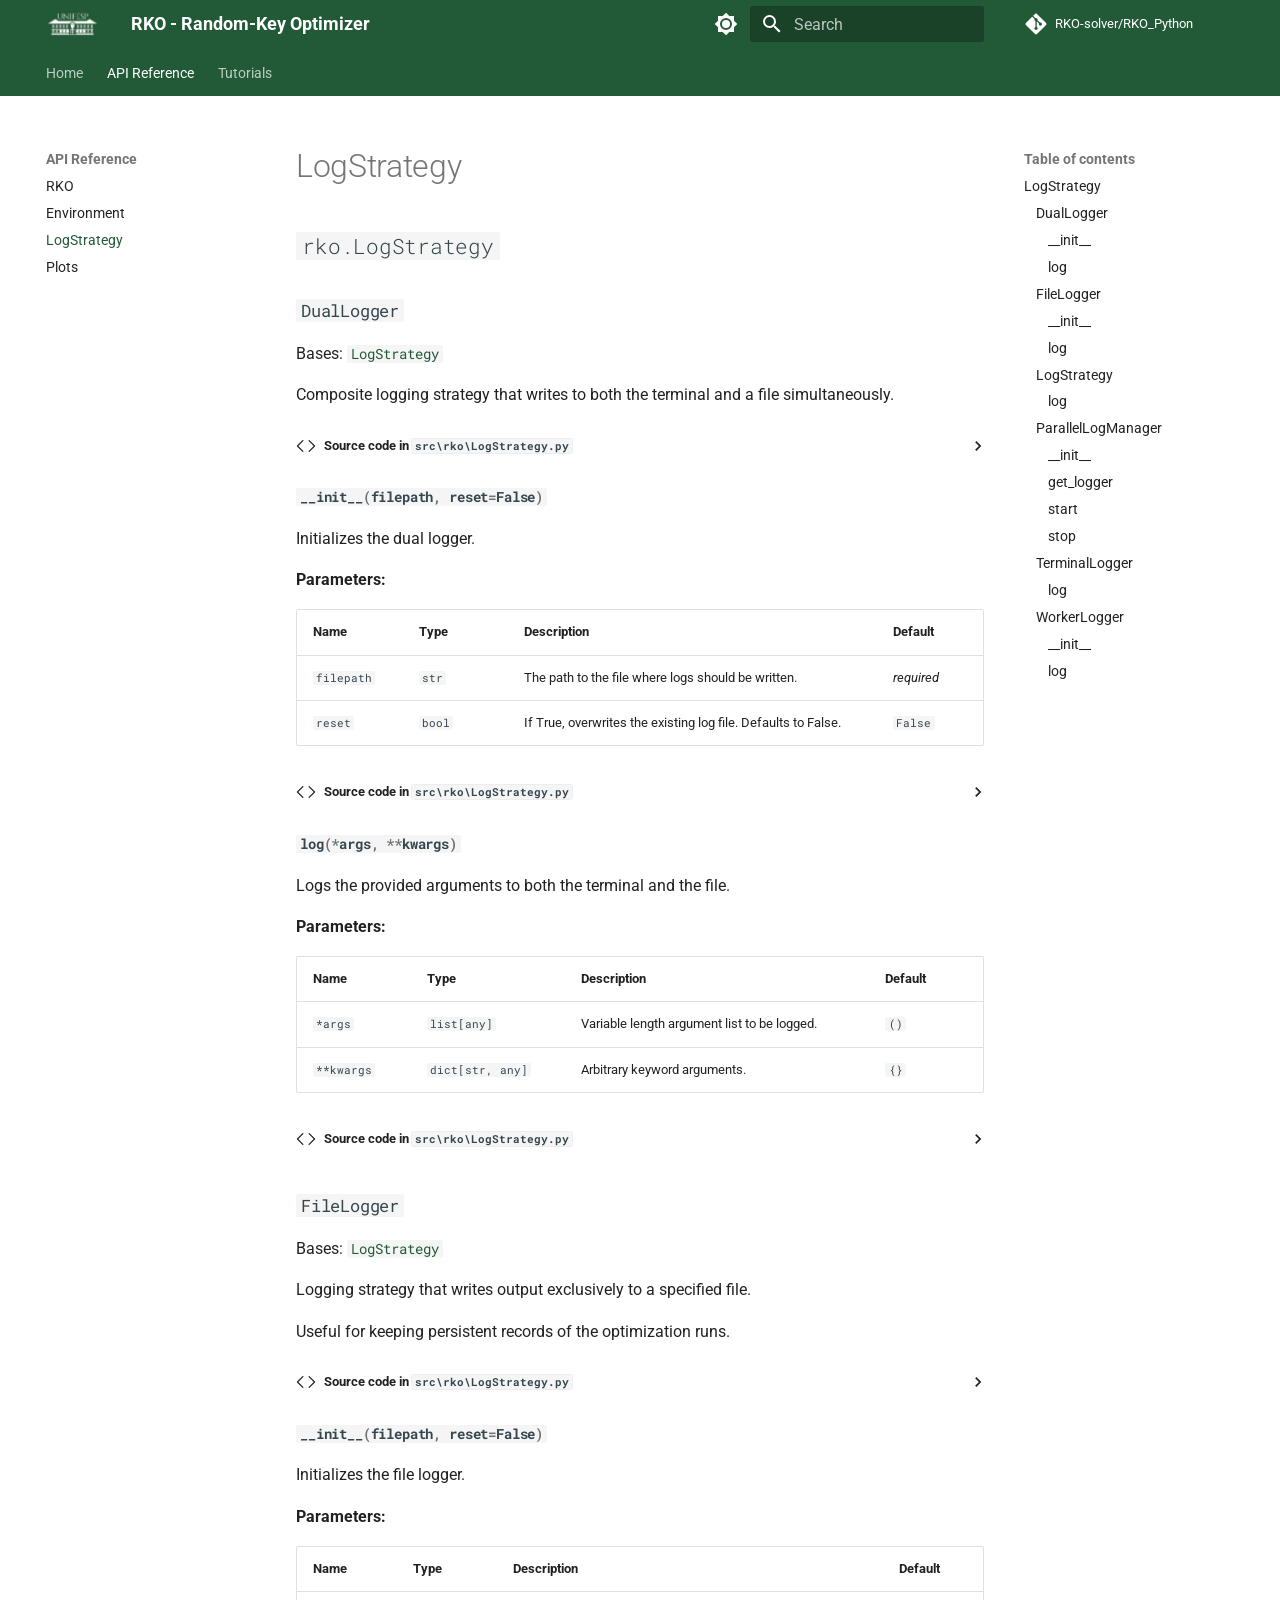
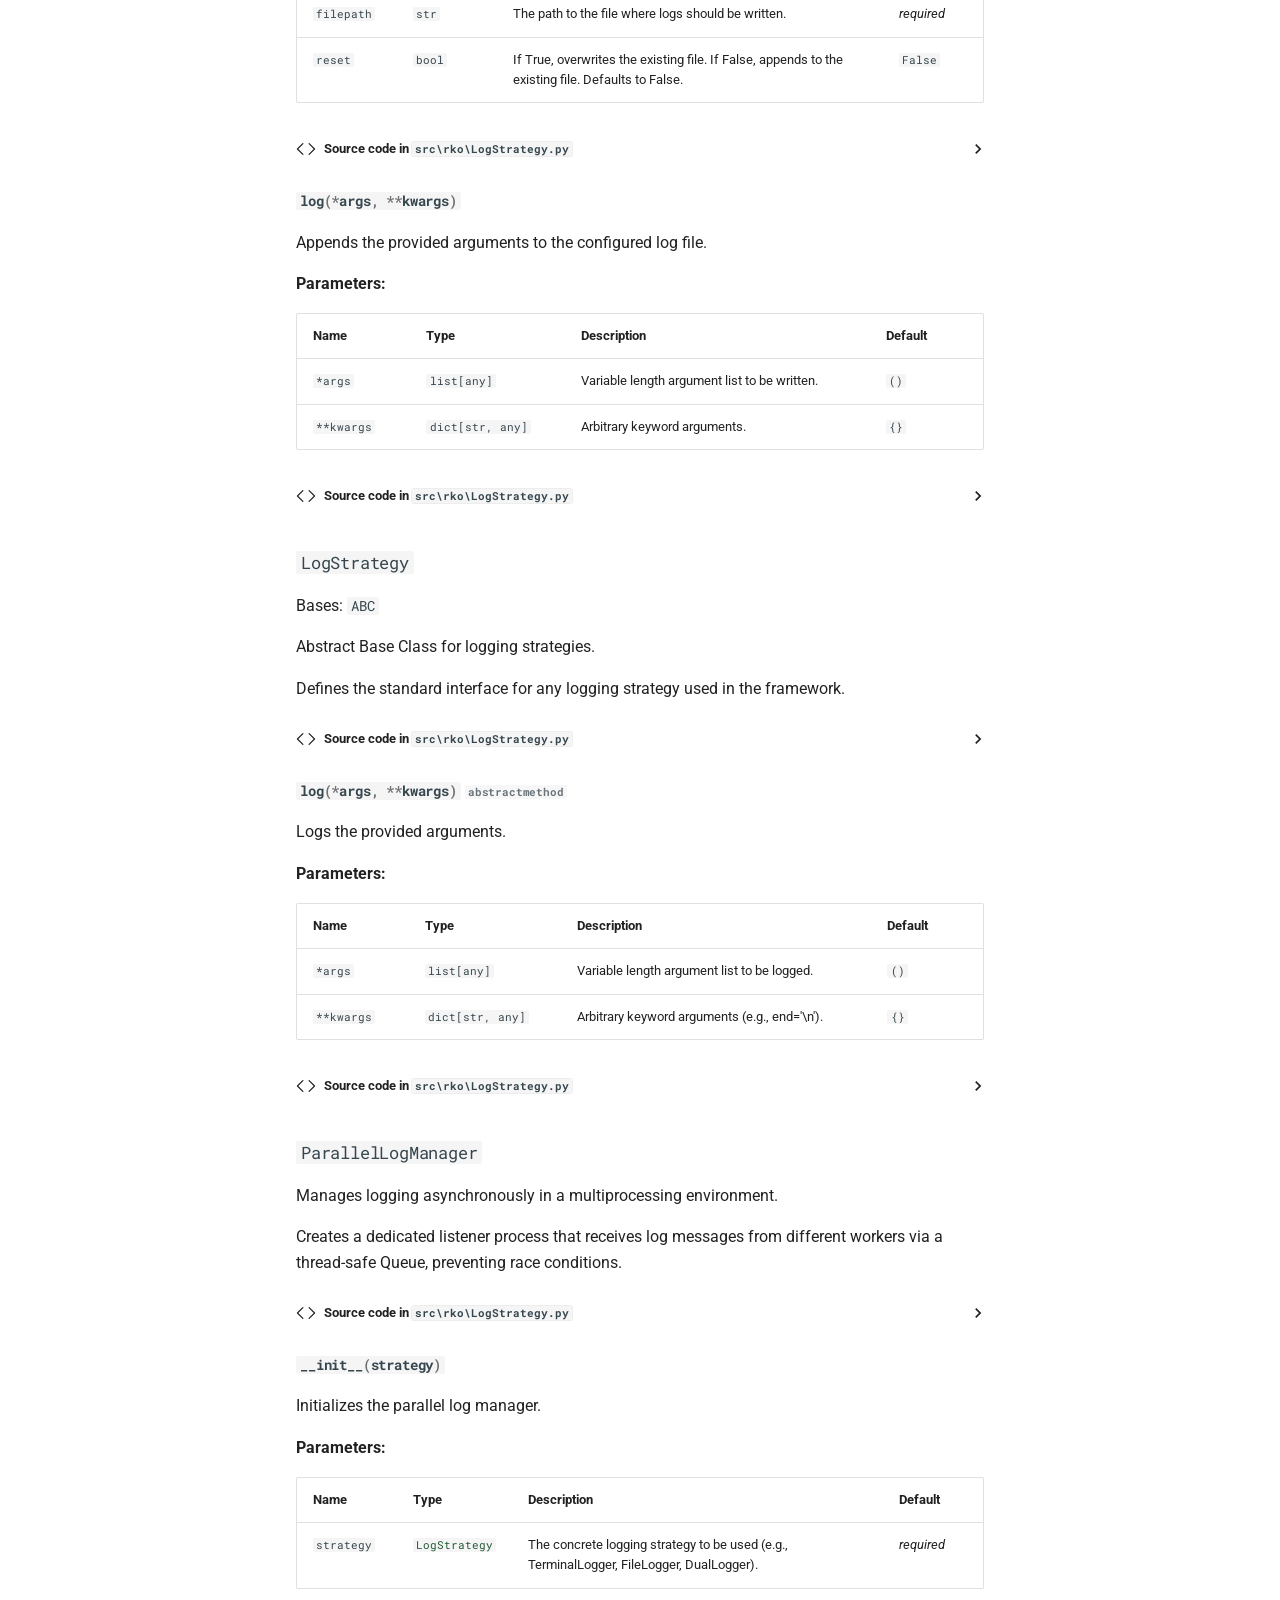
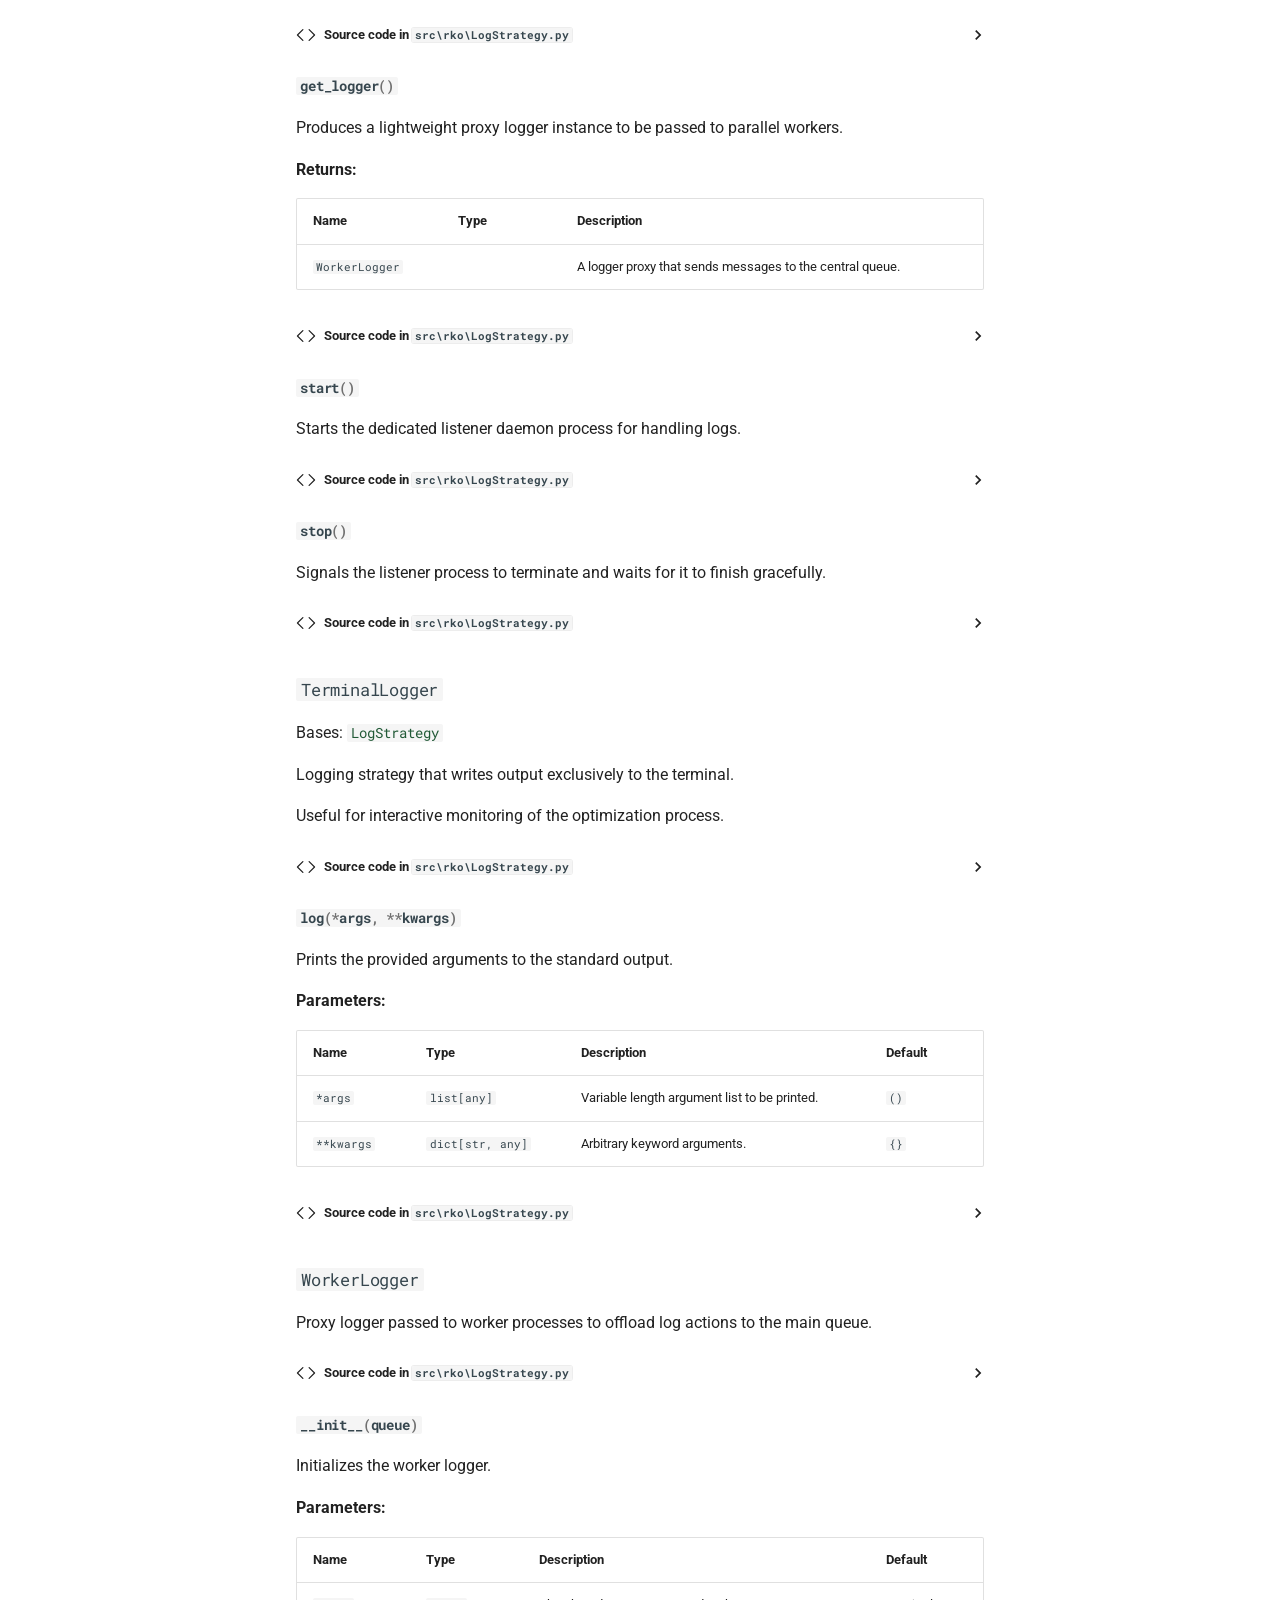
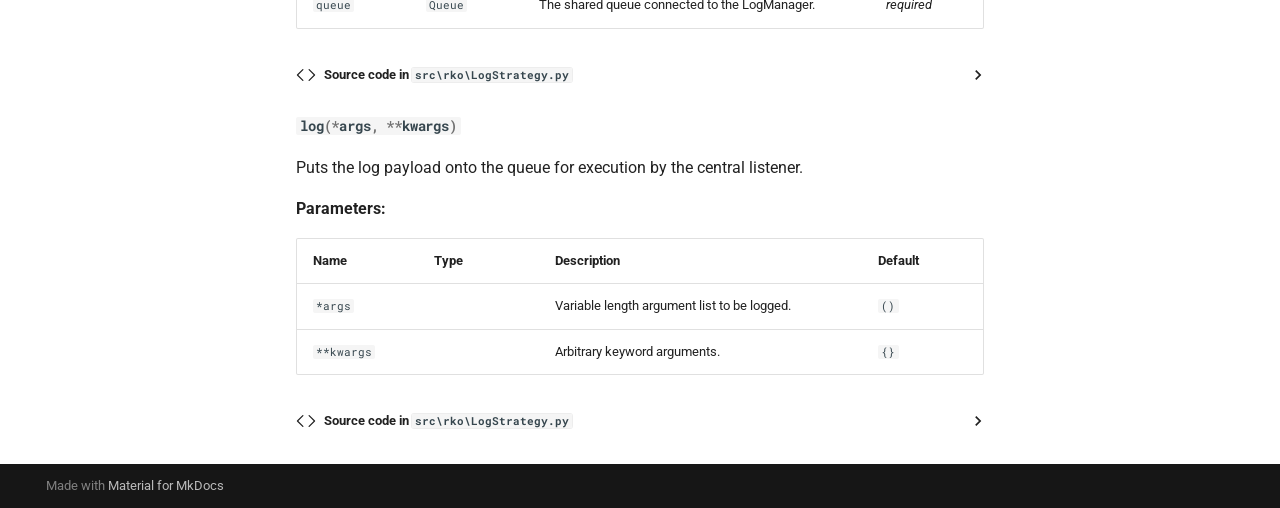
<file: reference/logstrategy/index.html>
<!doctype html>
<html lang="en" class="no-js">
  <head>
    
      <meta charset="utf-8">
      <meta name="viewport" content="width=device-width,initial-scale=1">
      
        <meta name="description" content="A Python library for Random-Key Optimization (RKO).">
      
      
        <meta name="author" content="Felipe Silvestre Cardoso Roberto & João Assaoka">
      
      
      
        <link rel="prev" href="../environment/">
      
      
        <link rel="next" href="../plots/">
      
      
        
      
      
      <link rel="icon" href="../../assets/favicon.png">
      <meta name="generator" content="mkdocs-1.6.1, mkdocs-material-9.7.3">
    
    
      
        <title>LogStrategy - RKO - Random-Key Optimizer</title>
      
    
    
      <link rel="stylesheet" href="../../assets/stylesheets/main.484c7ddc.min.css">
      
        
        <link rel="stylesheet" href="../../assets/stylesheets/palette.ab4e12ef.min.css">
      
      


    
    
      
    
    
      
        
        
        <link rel="preconnect" href="https://fonts.gstatic.com" crossorigin>
        <link rel="stylesheet" href="https://fonts.googleapis.com/css?family=Roboto:300,300i,400,400i,700,700i%7CRoboto+Mono:400,400i,700,700i&display=fallback">
        <style>:root{--md-text-font:"Roboto";--md-code-font:"Roboto Mono"}</style>
      
    
    
      <link rel="stylesheet" href="../../assets/_mkdocstrings.css">
    
      <link rel="stylesheet" href="../../stylesheets/extra.css">
    
    <script>__md_scope=new URL("../..",location),__md_hash=e=>[...e].reduce(((e,_)=>(e<<5)-e+_.charCodeAt(0)),0),__md_get=(e,_=localStorage,t=__md_scope)=>JSON.parse(_.getItem(t.pathname+"."+e)),__md_set=(e,_,t=localStorage,a=__md_scope)=>{try{t.setItem(a.pathname+"."+e,JSON.stringify(_))}catch(e){}}</script>
    
      

    
    
  </head>
  
  
    
    
      
    
    
    
    
    <body dir="ltr" data-md-color-scheme="default" data-md-color-primary="custom" data-md-color-accent="custom">
  
    
    <input class="md-toggle" data-md-toggle="drawer" type="checkbox" id="__drawer" autocomplete="off">
    <input class="md-toggle" data-md-toggle="search" type="checkbox" id="__search" autocomplete="off">
    <label class="md-overlay" for="__drawer"></label>
    <div data-md-component="skip">
      
        
        <a href="#logstrategy" class="md-skip">
          Skip to content
        </a>
      
    </div>
    <div data-md-component="announce">
      
    </div>
    
    
      

<header class="md-header" data-md-component="header">
  <nav class="md-header__inner md-grid" aria-label="Header">
    <a href="../.." title="RKO - Random-Key Optimizer" class="md-header__button md-logo" aria-label="RKO - Random-Key Optimizer" data-md-component="logo">
      
  <img src="../../assets/logo.jpg" alt="logo">

    </a>
    <label class="md-header__button md-icon" for="__drawer">
      
      <svg xmlns="http://www.w3.org/2000/svg" viewBox="0 0 24 24"><path d="M3 6h18v2H3zm0 5h18v2H3zm0 5h18v2H3z"/></svg>
    </label>
    <div class="md-header__title" data-md-component="header-title">
      <div class="md-header__ellipsis">
        <div class="md-header__topic">
          <span class="md-ellipsis">
            RKO - Random-Key Optimizer
          </span>
        </div>
        <div class="md-header__topic" data-md-component="header-topic">
          <span class="md-ellipsis">
            
              LogStrategy
            
          </span>
        </div>
      </div>
    </div>
    
      
        <form class="md-header__option" data-md-component="palette">
  
    
    
    
    <input class="md-option" data-md-color-media="" data-md-color-scheme="default" data-md-color-primary="custom" data-md-color-accent="custom"  aria-label="Switch to dark mode"  type="radio" name="__palette" id="__palette_0">
    
      <label class="md-header__button md-icon" title="Switch to dark mode" for="__palette_1" hidden>
        <svg xmlns="http://www.w3.org/2000/svg" viewBox="0 0 24 24"><path d="M12 8a4 4 0 0 0-4 4 4 4 0 0 0 4 4 4 4 0 0 0 4-4 4 4 0 0 0-4-4m0 10a6 6 0 0 1-6-6 6 6 0 0 1 6-6 6 6 0 0 1 6 6 6 6 0 0 1-6 6m8-9.31V4h-4.69L12 .69 8.69 4H4v4.69L.69 12 4 15.31V20h4.69L12 23.31 15.31 20H20v-4.69L23.31 12z"/></svg>
      </label>
    
  
    
    
    
    <input class="md-option" data-md-color-media="" data-md-color-scheme="slate" data-md-color-primary="custom" data-md-color-accent="custom"  aria-label="Switch to light mode"  type="radio" name="__palette" id="__palette_1">
    
      <label class="md-header__button md-icon" title="Switch to light mode" for="__palette_0" hidden>
        <svg xmlns="http://www.w3.org/2000/svg" viewBox="0 0 24 24"><path d="M12 18c-.89 0-1.74-.2-2.5-.55C11.56 16.5 13 14.42 13 12s-1.44-4.5-3.5-5.45C10.26 6.2 11.11 6 12 6a6 6 0 0 1 6 6 6 6 0 0 1-6 6m8-9.31V4h-4.69L12 .69 8.69 4H4v4.69L.69 12 4 15.31V20h4.69L12 23.31 15.31 20H20v-4.69L23.31 12z"/></svg>
      </label>
    
  
</form>
      
    
    
      <script>var palette=__md_get("__palette");if(palette&&palette.color){if("(prefers-color-scheme)"===palette.color.media){var media=matchMedia("(prefers-color-scheme: light)"),input=document.querySelector(media.matches?"[data-md-color-media='(prefers-color-scheme: light)']":"[data-md-color-media='(prefers-color-scheme: dark)']");palette.color.media=input.getAttribute("data-md-color-media"),palette.color.scheme=input.getAttribute("data-md-color-scheme"),palette.color.primary=input.getAttribute("data-md-color-primary"),palette.color.accent=input.getAttribute("data-md-color-accent")}for(var[key,value]of Object.entries(palette.color))document.body.setAttribute("data-md-color-"+key,value)}</script>
    
    
    
      
      
        <label class="md-header__button md-icon" for="__search">
          
          <svg xmlns="http://www.w3.org/2000/svg" viewBox="0 0 24 24"><path d="M9.5 3A6.5 6.5 0 0 1 16 9.5c0 1.61-.59 3.09-1.56 4.23l.27.27h.79l5 5-1.5 1.5-5-5v-.79l-.27-.27A6.52 6.52 0 0 1 9.5 16 6.5 6.5 0 0 1 3 9.5 6.5 6.5 0 0 1 9.5 3m0 2C7 5 5 7 5 9.5S7 14 9.5 14 14 12 14 9.5 12 5 9.5 5"/></svg>
        </label>
        <div class="md-search" data-md-component="search" role="dialog">
  <label class="md-search__overlay" for="__search"></label>
  <div class="md-search__inner" role="search">
    <form class="md-search__form" name="search">
      <input type="text" class="md-search__input" name="query" aria-label="Search" placeholder="Search" autocapitalize="off" autocorrect="off" autocomplete="off" spellcheck="false" data-md-component="search-query" required>
      <label class="md-search__icon md-icon" for="__search">
        
        <svg xmlns="http://www.w3.org/2000/svg" viewBox="0 0 24 24"><path d="M9.5 3A6.5 6.5 0 0 1 16 9.5c0 1.61-.59 3.09-1.56 4.23l.27.27h.79l5 5-1.5 1.5-5-5v-.79l-.27-.27A6.52 6.52 0 0 1 9.5 16 6.5 6.5 0 0 1 3 9.5 6.5 6.5 0 0 1 9.5 3m0 2C7 5 5 7 5 9.5S7 14 9.5 14 14 12 14 9.5 12 5 9.5 5"/></svg>
        
        <svg xmlns="http://www.w3.org/2000/svg" viewBox="0 0 24 24"><path d="M20 11v2H8l5.5 5.5-1.42 1.42L4.16 12l7.92-7.92L13.5 5.5 8 11z"/></svg>
      </label>
      <nav class="md-search__options" aria-label="Search">
        
        <button type="reset" class="md-search__icon md-icon" title="Clear" aria-label="Clear" tabindex="-1">
          
          <svg xmlns="http://www.w3.org/2000/svg" viewBox="0 0 24 24"><path d="M19 6.41 17.59 5 12 10.59 6.41 5 5 6.41 10.59 12 5 17.59 6.41 19 12 13.41 17.59 19 19 17.59 13.41 12z"/></svg>
        </button>
      </nav>
      
        <div class="md-search__suggest" data-md-component="search-suggest"></div>
      
    </form>
    <div class="md-search__output">
      <div class="md-search__scrollwrap" tabindex="0" data-md-scrollfix>
        <div class="md-search-result" data-md-component="search-result">
          <div class="md-search-result__meta">
            Initializing search
          </div>
          <ol class="md-search-result__list" role="presentation"></ol>
        </div>
      </div>
    </div>
  </div>
</div>
      
    
    
      <div class="md-header__source">
        <a href="https://github.com/RKO-solver/RKO_Python" title="Go to repository" class="md-source" data-md-component="source">
  <div class="md-source__icon md-icon">
    
    <svg xmlns="http://www.w3.org/2000/svg" viewBox="0 0 448 512"><!--! Font Awesome Free 7.1.0 by @fontawesome - https://fontawesome.com License - https://fontawesome.com/license/free (Icons: CC BY 4.0, Fonts: SIL OFL 1.1, Code: MIT License) Copyright 2025 Fonticons, Inc.--><path d="M439.6 236.1 244 40.5c-5.4-5.5-12.8-8.5-20.4-8.5s-15 3-20.4 8.4L162.5 81l51.5 51.5c27.1-9.1 52.7 16.8 43.4 43.7l49.7 49.7c34.2-11.8 61.2 31 35.5 56.7-26.5 26.5-70.2-2.9-56-37.3L240.3 199v121.9c25.3 12.5 22.3 41.8 9.1 55-6.4 6.4-15.2 10.1-24.3 10.1s-17.8-3.6-24.3-10.1c-17.6-17.6-11.1-46.9 11.2-56v-123c-20.8-8.5-24.6-30.7-18.6-45L142.6 101 8.5 235.1C3 240.6 0 247.9 0 255.5s3 15 8.5 20.4l195.6 195.7c5.4 5.4 12.7 8.4 20.4 8.4s15-3 20.4-8.4l194.7-194.7c5.4-5.4 8.4-12.8 8.4-20.4s-3-15-8.4-20.4"/></svg>
  </div>
  <div class="md-source__repository">
    RKO-solver/RKO_Python
  </div>
</a>
      </div>
    
  </nav>
  
</header>
    
    <div class="md-container" data-md-component="container">
      
      
        
          
            
<nav class="md-tabs" aria-label="Tabs" data-md-component="tabs">
  <div class="md-grid">
    <ul class="md-tabs__list">
      
        
  
  
  
  
    <li class="md-tabs__item">
      <a href="../.." class="md-tabs__link">
        
  
  
    
  
  Home

      </a>
    </li>
  

      
        
  
  
  
    
  
  
    
    
      <li class="md-tabs__item md-tabs__item--active">
        <a href="../rko/" class="md-tabs__link">
          
  
  
  API Reference

        </a>
      </li>
    
  

      
        
  
  
  
  
    
    
      <li class="md-tabs__item">
        <a href="../../tutorials/knapsack/" class="md-tabs__link">
          
  
  
  Tutorials

        </a>
      </li>
    
  

      
    </ul>
  </div>
</nav>
          
        
      
      <main class="md-main" data-md-component="main">
        <div class="md-main__inner md-grid">
          
            
              
              <div class="md-sidebar md-sidebar--primary" data-md-component="sidebar" data-md-type="navigation" >
                <div class="md-sidebar__scrollwrap">
                  <div class="md-sidebar__inner">
                    


  


<nav class="md-nav md-nav--primary md-nav--lifted" aria-label="Navigation" data-md-level="0">
  <label class="md-nav__title" for="__drawer">
    <a href="../.." title="RKO - Random-Key Optimizer" class="md-nav__button md-logo" aria-label="RKO - Random-Key Optimizer" data-md-component="logo">
      
  <img src="../../assets/logo.jpg" alt="logo">

    </a>
    RKO - Random-Key Optimizer
  </label>
  
    <div class="md-nav__source">
      <a href="https://github.com/RKO-solver/RKO_Python" title="Go to repository" class="md-source" data-md-component="source">
  <div class="md-source__icon md-icon">
    
    <svg xmlns="http://www.w3.org/2000/svg" viewBox="0 0 448 512"><!--! Font Awesome Free 7.1.0 by @fontawesome - https://fontawesome.com License - https://fontawesome.com/license/free (Icons: CC BY 4.0, Fonts: SIL OFL 1.1, Code: MIT License) Copyright 2025 Fonticons, Inc.--><path d="M439.6 236.1 244 40.5c-5.4-5.5-12.8-8.5-20.4-8.5s-15 3-20.4 8.4L162.5 81l51.5 51.5c27.1-9.1 52.7 16.8 43.4 43.7l49.7 49.7c34.2-11.8 61.2 31 35.5 56.7-26.5 26.5-70.2-2.9-56-37.3L240.3 199v121.9c25.3 12.5 22.3 41.8 9.1 55-6.4 6.4-15.2 10.1-24.3 10.1s-17.8-3.6-24.3-10.1c-17.6-17.6-11.1-46.9 11.2-56v-123c-20.8-8.5-24.6-30.7-18.6-45L142.6 101 8.5 235.1C3 240.6 0 247.9 0 255.5s3 15 8.5 20.4l195.6 195.7c5.4 5.4 12.7 8.4 20.4 8.4s15-3 20.4-8.4l194.7-194.7c5.4-5.4 8.4-12.8 8.4-20.4s-3-15-8.4-20.4"/></svg>
  </div>
  <div class="md-source__repository">
    RKO-solver/RKO_Python
  </div>
</a>
    </div>
  
  <ul class="md-nav__list" data-md-scrollfix>
    
      
      
  
  
  
  
    <li class="md-nav__item">
      <a href="../.." class="md-nav__link">
        
  
  
  <span class="md-ellipsis">
    
  
    Home
  

    
  </span>
  
  

      </a>
    </li>
  

    
      
      
  
  
    
  
  
  
    
    
    
    
      
        
        
      
      
        
      
    
    
    <li class="md-nav__item md-nav__item--active md-nav__item--section md-nav__item--nested">
      
        
        
        <input class="md-nav__toggle md-toggle " type="checkbox" id="__nav_2" checked>
        
          
          <label class="md-nav__link" for="__nav_2" id="__nav_2_label" tabindex="">
            
  
  
  <span class="md-ellipsis">
    
  
    API Reference
  

    
  </span>
  
  

            <span class="md-nav__icon md-icon"></span>
          </label>
        
        <nav class="md-nav" data-md-level="1" aria-labelledby="__nav_2_label" aria-expanded="true">
          <label class="md-nav__title" for="__nav_2">
            <span class="md-nav__icon md-icon"></span>
            
  
    API Reference
  

          </label>
          <ul class="md-nav__list" data-md-scrollfix>
            
              
                
  
  
  
  
    <li class="md-nav__item">
      <a href="../rko/" class="md-nav__link">
        
  
  
  <span class="md-ellipsis">
    
  
    RKO
  

    
  </span>
  
  

      </a>
    </li>
  

              
            
              
                
  
  
  
  
    <li class="md-nav__item">
      <a href="../environment/" class="md-nav__link">
        
  
  
  <span class="md-ellipsis">
    
  
    Environment
  

    
  </span>
  
  

      </a>
    </li>
  

              
            
              
                
  
  
    
  
  
  
    <li class="md-nav__item md-nav__item--active">
      
      <input class="md-nav__toggle md-toggle" type="checkbox" id="__toc">
      
      
        
      
      
        <label class="md-nav__link md-nav__link--active" for="__toc">
          
  
  
  <span class="md-ellipsis">
    
  
    LogStrategy
  

    
  </span>
  
  

          <span class="md-nav__icon md-icon"></span>
        </label>
      
      <a href="./" class="md-nav__link md-nav__link--active">
        
  
  
  <span class="md-ellipsis">
    
  
    LogStrategy
  

    
  </span>
  
  

      </a>
      
        

<nav class="md-nav md-nav--secondary" aria-label="Table of contents">
  
  
  
    
  
  
    <label class="md-nav__title" for="__toc">
      <span class="md-nav__icon md-icon"></span>
      Table of contents
    </label>
    <ul class="md-nav__list" data-md-component="toc" data-md-scrollfix>
      
        <li class="md-nav__item">
  <a href="#rko.LogStrategy" class="md-nav__link">
    <span class="md-ellipsis">
      
        LogStrategy
      
    </span>
  </a>
  
    <nav class="md-nav" aria-label="LogStrategy">
      <ul class="md-nav__list">
        
          <li class="md-nav__item">
  <a href="#rko.LogStrategy.DualLogger" class="md-nav__link">
    <span class="md-ellipsis">
      
        DualLogger
      
    </span>
  </a>
  
    <nav class="md-nav" aria-label="DualLogger">
      <ul class="md-nav__list">
        
          <li class="md-nav__item">
  <a href="#rko.LogStrategy.DualLogger.__init__" class="md-nav__link">
    <span class="md-ellipsis">
      
        __init__
      
    </span>
  </a>
  
</li>
        
          <li class="md-nav__item">
  <a href="#rko.LogStrategy.DualLogger.log" class="md-nav__link">
    <span class="md-ellipsis">
      
        log
      
    </span>
  </a>
  
</li>
        
      </ul>
    </nav>
  
</li>
        
          <li class="md-nav__item">
  <a href="#rko.LogStrategy.FileLogger" class="md-nav__link">
    <span class="md-ellipsis">
      
        FileLogger
      
    </span>
  </a>
  
    <nav class="md-nav" aria-label="FileLogger">
      <ul class="md-nav__list">
        
          <li class="md-nav__item">
  <a href="#rko.LogStrategy.FileLogger.__init__" class="md-nav__link">
    <span class="md-ellipsis">
      
        __init__
      
    </span>
  </a>
  
</li>
        
          <li class="md-nav__item">
  <a href="#rko.LogStrategy.FileLogger.log" class="md-nav__link">
    <span class="md-ellipsis">
      
        log
      
    </span>
  </a>
  
</li>
        
      </ul>
    </nav>
  
</li>
        
          <li class="md-nav__item">
  <a href="#rko.LogStrategy.LogStrategy" class="md-nav__link">
    <span class="md-ellipsis">
      
        LogStrategy
      
    </span>
  </a>
  
    <nav class="md-nav" aria-label="LogStrategy">
      <ul class="md-nav__list">
        
          <li class="md-nav__item">
  <a href="#rko.LogStrategy.LogStrategy.log" class="md-nav__link">
    <span class="md-ellipsis">
      
        log
      
    </span>
  </a>
  
</li>
        
      </ul>
    </nav>
  
</li>
        
          <li class="md-nav__item">
  <a href="#rko.LogStrategy.ParallelLogManager" class="md-nav__link">
    <span class="md-ellipsis">
      
        ParallelLogManager
      
    </span>
  </a>
  
    <nav class="md-nav" aria-label="ParallelLogManager">
      <ul class="md-nav__list">
        
          <li class="md-nav__item">
  <a href="#rko.LogStrategy.ParallelLogManager.__init__" class="md-nav__link">
    <span class="md-ellipsis">
      
        __init__
      
    </span>
  </a>
  
</li>
        
          <li class="md-nav__item">
  <a href="#rko.LogStrategy.ParallelLogManager.get_logger" class="md-nav__link">
    <span class="md-ellipsis">
      
        get_logger
      
    </span>
  </a>
  
</li>
        
          <li class="md-nav__item">
  <a href="#rko.LogStrategy.ParallelLogManager.start" class="md-nav__link">
    <span class="md-ellipsis">
      
        start
      
    </span>
  </a>
  
</li>
        
          <li class="md-nav__item">
  <a href="#rko.LogStrategy.ParallelLogManager.stop" class="md-nav__link">
    <span class="md-ellipsis">
      
        stop
      
    </span>
  </a>
  
</li>
        
      </ul>
    </nav>
  
</li>
        
          <li class="md-nav__item">
  <a href="#rko.LogStrategy.TerminalLogger" class="md-nav__link">
    <span class="md-ellipsis">
      
        TerminalLogger
      
    </span>
  </a>
  
    <nav class="md-nav" aria-label="TerminalLogger">
      <ul class="md-nav__list">
        
          <li class="md-nav__item">
  <a href="#rko.LogStrategy.TerminalLogger.log" class="md-nav__link">
    <span class="md-ellipsis">
      
        log
      
    </span>
  </a>
  
</li>
        
      </ul>
    </nav>
  
</li>
        
          <li class="md-nav__item">
  <a href="#rko.LogStrategy.WorkerLogger" class="md-nav__link">
    <span class="md-ellipsis">
      
        WorkerLogger
      
    </span>
  </a>
  
    <nav class="md-nav" aria-label="WorkerLogger">
      <ul class="md-nav__list">
        
          <li class="md-nav__item">
  <a href="#rko.LogStrategy.WorkerLogger.__init__" class="md-nav__link">
    <span class="md-ellipsis">
      
        __init__
      
    </span>
  </a>
  
</li>
        
          <li class="md-nav__item">
  <a href="#rko.LogStrategy.WorkerLogger.log" class="md-nav__link">
    <span class="md-ellipsis">
      
        log
      
    </span>
  </a>
  
</li>
        
      </ul>
    </nav>
  
</li>
        
      </ul>
    </nav>
  
</li>
      
    </ul>
  
</nav>
      
    </li>
  

              
            
              
                
  
  
  
  
    <li class="md-nav__item">
      <a href="../plots/" class="md-nav__link">
        
  
  
  <span class="md-ellipsis">
    
  
    Plots
  

    
  </span>
  
  

      </a>
    </li>
  

              
            
          </ul>
        </nav>
      
    </li>
  

    
      
      
  
  
  
  
    
    
    
    
      
      
        
      
    
    
    <li class="md-nav__item md-nav__item--nested">
      
        
        
        <input class="md-nav__toggle md-toggle " type="checkbox" id="__nav_3" >
        
          
          <label class="md-nav__link" for="__nav_3" id="__nav_3_label" tabindex="0">
            
  
  
  <span class="md-ellipsis">
    
  
    Tutorials
  

    
  </span>
  
  

            <span class="md-nav__icon md-icon"></span>
          </label>
        
        <nav class="md-nav" data-md-level="1" aria-labelledby="__nav_3_label" aria-expanded="false">
          <label class="md-nav__title" for="__nav_3">
            <span class="md-nav__icon md-icon"></span>
            
  
    Tutorials
  

          </label>
          <ul class="md-nav__list" data-md-scrollfix>
            
              
                
  
  
  
  
    <li class="md-nav__item">
      <a href="../../tutorials/knapsack/" class="md-nav__link">
        
  
  
  <span class="md-ellipsis">
    
  
    Knapsack Problem
  

    
  </span>
  
  

      </a>
    </li>
  

              
            
              
                
  
  
  
  
    <li class="md-nav__item">
      <a href="../../tutorials/tsp/" class="md-nav__link">
        
  
  
  <span class="md-ellipsis">
    
  
    Travelling Salesperson Problem
  

    
  </span>
  
  

      </a>
    </li>
  

              
            
          </ul>
        </nav>
      
    </li>
  

    
  </ul>
</nav>
                  </div>
                </div>
              </div>
            
            
              
              <div class="md-sidebar md-sidebar--secondary" data-md-component="sidebar" data-md-type="toc" >
                <div class="md-sidebar__scrollwrap">
                  <div class="md-sidebar__inner">
                    

<nav class="md-nav md-nav--secondary" aria-label="Table of contents">
  
  
  
    
  
  
    <label class="md-nav__title" for="__toc">
      <span class="md-nav__icon md-icon"></span>
      Table of contents
    </label>
    <ul class="md-nav__list" data-md-component="toc" data-md-scrollfix>
      
        <li class="md-nav__item">
  <a href="#rko.LogStrategy" class="md-nav__link">
    <span class="md-ellipsis">
      
        LogStrategy
      
    </span>
  </a>
  
    <nav class="md-nav" aria-label="LogStrategy">
      <ul class="md-nav__list">
        
          <li class="md-nav__item">
  <a href="#rko.LogStrategy.DualLogger" class="md-nav__link">
    <span class="md-ellipsis">
      
        DualLogger
      
    </span>
  </a>
  
    <nav class="md-nav" aria-label="DualLogger">
      <ul class="md-nav__list">
        
          <li class="md-nav__item">
  <a href="#rko.LogStrategy.DualLogger.__init__" class="md-nav__link">
    <span class="md-ellipsis">
      
        __init__
      
    </span>
  </a>
  
</li>
        
          <li class="md-nav__item">
  <a href="#rko.LogStrategy.DualLogger.log" class="md-nav__link">
    <span class="md-ellipsis">
      
        log
      
    </span>
  </a>
  
</li>
        
      </ul>
    </nav>
  
</li>
        
          <li class="md-nav__item">
  <a href="#rko.LogStrategy.FileLogger" class="md-nav__link">
    <span class="md-ellipsis">
      
        FileLogger
      
    </span>
  </a>
  
    <nav class="md-nav" aria-label="FileLogger">
      <ul class="md-nav__list">
        
          <li class="md-nav__item">
  <a href="#rko.LogStrategy.FileLogger.__init__" class="md-nav__link">
    <span class="md-ellipsis">
      
        __init__
      
    </span>
  </a>
  
</li>
        
          <li class="md-nav__item">
  <a href="#rko.LogStrategy.FileLogger.log" class="md-nav__link">
    <span class="md-ellipsis">
      
        log
      
    </span>
  </a>
  
</li>
        
      </ul>
    </nav>
  
</li>
        
          <li class="md-nav__item">
  <a href="#rko.LogStrategy.LogStrategy" class="md-nav__link">
    <span class="md-ellipsis">
      
        LogStrategy
      
    </span>
  </a>
  
    <nav class="md-nav" aria-label="LogStrategy">
      <ul class="md-nav__list">
        
          <li class="md-nav__item">
  <a href="#rko.LogStrategy.LogStrategy.log" class="md-nav__link">
    <span class="md-ellipsis">
      
        log
      
    </span>
  </a>
  
</li>
        
      </ul>
    </nav>
  
</li>
        
          <li class="md-nav__item">
  <a href="#rko.LogStrategy.ParallelLogManager" class="md-nav__link">
    <span class="md-ellipsis">
      
        ParallelLogManager
      
    </span>
  </a>
  
    <nav class="md-nav" aria-label="ParallelLogManager">
      <ul class="md-nav__list">
        
          <li class="md-nav__item">
  <a href="#rko.LogStrategy.ParallelLogManager.__init__" class="md-nav__link">
    <span class="md-ellipsis">
      
        __init__
      
    </span>
  </a>
  
</li>
        
          <li class="md-nav__item">
  <a href="#rko.LogStrategy.ParallelLogManager.get_logger" class="md-nav__link">
    <span class="md-ellipsis">
      
        get_logger
      
    </span>
  </a>
  
</li>
        
          <li class="md-nav__item">
  <a href="#rko.LogStrategy.ParallelLogManager.start" class="md-nav__link">
    <span class="md-ellipsis">
      
        start
      
    </span>
  </a>
  
</li>
        
          <li class="md-nav__item">
  <a href="#rko.LogStrategy.ParallelLogManager.stop" class="md-nav__link">
    <span class="md-ellipsis">
      
        stop
      
    </span>
  </a>
  
</li>
        
      </ul>
    </nav>
  
</li>
        
          <li class="md-nav__item">
  <a href="#rko.LogStrategy.TerminalLogger" class="md-nav__link">
    <span class="md-ellipsis">
      
        TerminalLogger
      
    </span>
  </a>
  
    <nav class="md-nav" aria-label="TerminalLogger">
      <ul class="md-nav__list">
        
          <li class="md-nav__item">
  <a href="#rko.LogStrategy.TerminalLogger.log" class="md-nav__link">
    <span class="md-ellipsis">
      
        log
      
    </span>
  </a>
  
</li>
        
      </ul>
    </nav>
  
</li>
        
          <li class="md-nav__item">
  <a href="#rko.LogStrategy.WorkerLogger" class="md-nav__link">
    <span class="md-ellipsis">
      
        WorkerLogger
      
    </span>
  </a>
  
    <nav class="md-nav" aria-label="WorkerLogger">
      <ul class="md-nav__list">
        
          <li class="md-nav__item">
  <a href="#rko.LogStrategy.WorkerLogger.__init__" class="md-nav__link">
    <span class="md-ellipsis">
      
        __init__
      
    </span>
  </a>
  
</li>
        
          <li class="md-nav__item">
  <a href="#rko.LogStrategy.WorkerLogger.log" class="md-nav__link">
    <span class="md-ellipsis">
      
        log
      
    </span>
  </a>
  
</li>
        
      </ul>
    </nav>
  
</li>
        
      </ul>
    </nav>
  
</li>
      
    </ul>
  
</nav>
                  </div>
                </div>
              </div>
            
          
          
            <div class="md-content" data-md-component="content">
              
              <article class="md-content__inner md-typeset">
                
                  


  
  


<h1 id="logstrategy">LogStrategy</h1>


<div class="doc doc-object doc-module">



<h2 id="rko.LogStrategy" class="doc doc-heading">
            <code>rko.LogStrategy</code>


</h2>

    <div class="doc doc-contents first">










<div class="doc doc-children">









<div class="doc doc-object doc-class">



<h3 id="rko.LogStrategy.DualLogger" class="doc doc-heading">
            <code>DualLogger</code>


</h3>


    <div class="doc doc-contents ">
            <p class="doc doc-class-bases">
              Bases: <code><a class="autorefs autorefs-internal" title="LogStrategy (rko.LogStrategy.LogStrategy)" href="#rko.LogStrategy.LogStrategy">LogStrategy</a></code></p>



        <p>Composite logging strategy that writes to both the terminal and a file simultaneously.</p>








              <details class="mkdocstrings-source">
                <summary>Source code in <code>src\rko\LogStrategy.py</code></summary>
                <div class="language-python highlight"><table class="highlighttable"><tr><td class="linenos"><div class="linenodiv"><pre><span></span><span class="normal"><a href="#__codelineno-0-77"> 77</a></span>
<span class="normal"><a href="#__codelineno-0-78"> 78</a></span>
<span class="normal"><a href="#__codelineno-0-79"> 79</a></span>
<span class="normal"><a href="#__codelineno-0-80"> 80</a></span>
<span class="normal"><a href="#__codelineno-0-81"> 81</a></span>
<span class="normal"><a href="#__codelineno-0-82"> 82</a></span>
<span class="normal"><a href="#__codelineno-0-83"> 83</a></span>
<span class="normal"><a href="#__codelineno-0-84"> 84</a></span>
<span class="normal"><a href="#__codelineno-0-85"> 85</a></span>
<span class="normal"><a href="#__codelineno-0-86"> 86</a></span>
<span class="normal"><a href="#__codelineno-0-87"> 87</a></span>
<span class="normal"><a href="#__codelineno-0-88"> 88</a></span>
<span class="normal"><a href="#__codelineno-0-89"> 89</a></span>
<span class="normal"><a href="#__codelineno-0-90"> 90</a></span>
<span class="normal"><a href="#__codelineno-0-91"> 91</a></span>
<span class="normal"><a href="#__codelineno-0-92"> 92</a></span>
<span class="normal"><a href="#__codelineno-0-93"> 93</a></span>
<span class="normal"><a href="#__codelineno-0-94"> 94</a></span>
<span class="normal"><a href="#__codelineno-0-95"> 95</a></span>
<span class="normal"><a href="#__codelineno-0-96"> 96</a></span>
<span class="normal"><a href="#__codelineno-0-97"> 97</a></span>
<span class="normal"><a href="#__codelineno-0-98"> 98</a></span>
<span class="normal"><a href="#__codelineno-0-99"> 99</a></span>
<span class="normal"><a href="#__codelineno-0-100">100</a></span>
<span class="normal"><a href="#__codelineno-0-101">101</a></span>
<span class="normal"><a href="#__codelineno-0-102">102</a></span>
<span class="normal"><a href="#__codelineno-0-103">103</a></span></pre></div></td><td class="code"><div><pre><span></span><code><span id="__span-0-77"><a id="__codelineno-0-77" name="__codelineno-0-77"></a><span class="k">class</span><span class="w"> </span><span class="nc">DualLogger</span><span class="p">(</span><span class="n">LogStrategy</span><span class="p">):</span>
</span><span id="__span-0-78"><a id="__codelineno-0-78" name="__codelineno-0-78"></a><span class="w">    </span><span class="sd">&quot;&quot;&quot;</span>
</span><span id="__span-0-79"><a id="__codelineno-0-79" name="__codelineno-0-79"></a><span class="sd">    Composite logging strategy that writes to both the terminal and a file simultaneously.</span>
</span><span id="__span-0-80"><a id="__codelineno-0-80" name="__codelineno-0-80"></a><span class="sd">    &quot;&quot;&quot;</span>
</span><span id="__span-0-81"><a id="__codelineno-0-81" name="__codelineno-0-81"></a>
</span><span id="__span-0-82"><a id="__codelineno-0-82" name="__codelineno-0-82"></a>    <span class="k">def</span><span class="w"> </span><span class="fm">__init__</span><span class="p">(</span><span class="bp">self</span><span class="p">,</span> <span class="n">filepath</span><span class="p">:</span> <span class="nb">str</span><span class="p">,</span> <span class="n">reset</span><span class="p">:</span> <span class="nb">bool</span> <span class="o">=</span> <span class="kc">False</span><span class="p">):</span>
</span><span id="__span-0-83"><a id="__codelineno-0-83" name="__codelineno-0-83"></a><span class="w">        </span><span class="sd">&quot;&quot;&quot;</span>
</span><span id="__span-0-84"><a id="__codelineno-0-84" name="__codelineno-0-84"></a><span class="sd">        Initializes the dual logger.</span>
</span><span id="__span-0-85"><a id="__codelineno-0-85" name="__codelineno-0-85"></a>
</span><span id="__span-0-86"><a id="__codelineno-0-86" name="__codelineno-0-86"></a><span class="sd">        Args:</span>
</span><span id="__span-0-87"><a id="__codelineno-0-87" name="__codelineno-0-87"></a><span class="sd">            filepath (str): The path to the file where logs should be written.</span>
</span><span id="__span-0-88"><a id="__codelineno-0-88" name="__codelineno-0-88"></a><span class="sd">            reset (bool, optional): If True, overwrites the existing log file. </span>
</span><span id="__span-0-89"><a id="__codelineno-0-89" name="__codelineno-0-89"></a><span class="sd">                Defaults to False.</span>
</span><span id="__span-0-90"><a id="__codelineno-0-90" name="__codelineno-0-90"></a><span class="sd">        &quot;&quot;&quot;</span>
</span><span id="__span-0-91"><a id="__codelineno-0-91" name="__codelineno-0-91"></a>        <span class="bp">self</span><span class="o">.</span><span class="n">terminal</span> <span class="o">=</span> <span class="n">TerminalLogger</span><span class="p">()</span>
</span><span id="__span-0-92"><a id="__codelineno-0-92" name="__codelineno-0-92"></a>        <span class="bp">self</span><span class="o">.</span><span class="n">file</span> <span class="o">=</span> <span class="n">FileLogger</span><span class="p">(</span><span class="n">filepath</span><span class="p">,</span> <span class="n">reset</span><span class="p">)</span>
</span><span id="__span-0-93"><a id="__codelineno-0-93" name="__codelineno-0-93"></a>
</span><span id="__span-0-94"><a id="__codelineno-0-94" name="__codelineno-0-94"></a>    <span class="k">def</span><span class="w"> </span><span class="nf">log</span><span class="p">(</span><span class="bp">self</span><span class="p">,</span> <span class="o">*</span><span class="n">args</span><span class="p">:</span> <span class="nb">list</span><span class="p">[</span><span class="nb">any</span><span class="p">],</span> <span class="o">**</span><span class="n">kwargs</span><span class="p">:</span> <span class="nb">dict</span><span class="p">[</span><span class="nb">str</span><span class="p">,</span> <span class="nb">any</span><span class="p">]):</span>
</span><span id="__span-0-95"><a id="__codelineno-0-95" name="__codelineno-0-95"></a><span class="w">        </span><span class="sd">&quot;&quot;&quot;</span>
</span><span id="__span-0-96"><a id="__codelineno-0-96" name="__codelineno-0-96"></a><span class="sd">        Logs the provided arguments to both the terminal and the file.</span>
</span><span id="__span-0-97"><a id="__codelineno-0-97" name="__codelineno-0-97"></a>
</span><span id="__span-0-98"><a id="__codelineno-0-98" name="__codelineno-0-98"></a><span class="sd">        Args:</span>
</span><span id="__span-0-99"><a id="__codelineno-0-99" name="__codelineno-0-99"></a><span class="sd">            *args (list[any]): Variable length argument list to be logged.</span>
</span><span id="__span-0-100"><a id="__codelineno-0-100" name="__codelineno-0-100"></a><span class="sd">            **kwargs (dict[str, any]): Arbitrary keyword arguments.</span>
</span><span id="__span-0-101"><a id="__codelineno-0-101" name="__codelineno-0-101"></a><span class="sd">        &quot;&quot;&quot;</span>
</span><span id="__span-0-102"><a id="__codelineno-0-102" name="__codelineno-0-102"></a>        <span class="bp">self</span><span class="o">.</span><span class="n">terminal</span><span class="o">.</span><span class="n">log</span><span class="p">(</span><span class="o">*</span><span class="n">args</span><span class="p">,</span> <span class="o">**</span><span class="n">kwargs</span><span class="p">)</span>
</span><span id="__span-0-103"><a id="__codelineno-0-103" name="__codelineno-0-103"></a>        <span class="bp">self</span><span class="o">.</span><span class="n">file</span><span class="o">.</span><span class="n">log</span><span class="p">(</span><span class="o">*</span><span class="n">args</span><span class="p">,</span> <span class="o">**</span><span class="n">kwargs</span><span class="p">)</span>
</span></code></pre></div></td></tr></table></div>
              </details>



<div class="doc doc-children">










<div class="doc doc-object doc-function">


<h4 id="rko.LogStrategy.DualLogger.__init__" class="doc doc-heading">
            <code class="highlight language-python"><span class="fm">__init__</span><span class="p">(</span><span class="n">filepath</span><span class="p">,</span> <span class="n">reset</span><span class="o">=</span><span class="kc">False</span><span class="p">)</span></code>

</h4>


    <div class="doc doc-contents ">

        <p>Initializes the dual logger.</p>


<p><span class="doc-section-title">Parameters:</span></p>
    <table>
      <thead>
        <tr>
          <th>Name</th>
          <th>Type</th>
          <th>Description</th>
          <th>Default</th>
        </tr>
      </thead>
      <tbody>
          <tr class="doc-section-item">
            <td>
                <code>filepath</code>
            </td>
            <td>
                  <code><span title="str">str</span></code>
            </td>
            <td>
              <div class="doc-md-description">
                <p>The path to the file where logs should be written.</p>
              </div>
            </td>
            <td>
                <em>required</em>
            </td>
          </tr>
          <tr class="doc-section-item">
            <td>
                <code>reset</code>
            </td>
            <td>
                  <code><span title="bool">bool</span></code>
            </td>
            <td>
              <div class="doc-md-description">
                <p>If True, overwrites the existing log file. 
Defaults to False.</p>
              </div>
            </td>
            <td>
                  <code>False</code>
            </td>
          </tr>
      </tbody>
    </table>


            <details class="mkdocstrings-source">
              <summary>Source code in <code>src\rko\LogStrategy.py</code></summary>
              <div class="language-python highlight"><table class="highlighttable"><tr><td class="linenos"><div class="linenodiv"><pre><span></span><span class="normal"><a href="#__codelineno-0-82">82</a></span>
<span class="normal"><a href="#__codelineno-0-83">83</a></span>
<span class="normal"><a href="#__codelineno-0-84">84</a></span>
<span class="normal"><a href="#__codelineno-0-85">85</a></span>
<span class="normal"><a href="#__codelineno-0-86">86</a></span>
<span class="normal"><a href="#__codelineno-0-87">87</a></span>
<span class="normal"><a href="#__codelineno-0-88">88</a></span>
<span class="normal"><a href="#__codelineno-0-89">89</a></span>
<span class="normal"><a href="#__codelineno-0-90">90</a></span>
<span class="normal"><a href="#__codelineno-0-91">91</a></span>
<span class="normal"><a href="#__codelineno-0-92">92</a></span></pre></div></td><td class="code"><div><pre><span></span><code><span id="__span-0-82"><a id="__codelineno-0-82" name="__codelineno-0-82"></a><span class="k">def</span><span class="w"> </span><span class="fm">__init__</span><span class="p">(</span><span class="bp">self</span><span class="p">,</span> <span class="n">filepath</span><span class="p">:</span> <span class="nb">str</span><span class="p">,</span> <span class="n">reset</span><span class="p">:</span> <span class="nb">bool</span> <span class="o">=</span> <span class="kc">False</span><span class="p">):</span>
</span><span id="__span-0-83"><a id="__codelineno-0-83" name="__codelineno-0-83"></a><span class="w">    </span><span class="sd">&quot;&quot;&quot;</span>
</span><span id="__span-0-84"><a id="__codelineno-0-84" name="__codelineno-0-84"></a><span class="sd">    Initializes the dual logger.</span>
</span><span id="__span-0-85"><a id="__codelineno-0-85" name="__codelineno-0-85"></a>
</span><span id="__span-0-86"><a id="__codelineno-0-86" name="__codelineno-0-86"></a><span class="sd">    Args:</span>
</span><span id="__span-0-87"><a id="__codelineno-0-87" name="__codelineno-0-87"></a><span class="sd">        filepath (str): The path to the file where logs should be written.</span>
</span><span id="__span-0-88"><a id="__codelineno-0-88" name="__codelineno-0-88"></a><span class="sd">        reset (bool, optional): If True, overwrites the existing log file. </span>
</span><span id="__span-0-89"><a id="__codelineno-0-89" name="__codelineno-0-89"></a><span class="sd">            Defaults to False.</span>
</span><span id="__span-0-90"><a id="__codelineno-0-90" name="__codelineno-0-90"></a><span class="sd">    &quot;&quot;&quot;</span>
</span><span id="__span-0-91"><a id="__codelineno-0-91" name="__codelineno-0-91"></a>    <span class="bp">self</span><span class="o">.</span><span class="n">terminal</span> <span class="o">=</span> <span class="n">TerminalLogger</span><span class="p">()</span>
</span><span id="__span-0-92"><a id="__codelineno-0-92" name="__codelineno-0-92"></a>    <span class="bp">self</span><span class="o">.</span><span class="n">file</span> <span class="o">=</span> <span class="n">FileLogger</span><span class="p">(</span><span class="n">filepath</span><span class="p">,</span> <span class="n">reset</span><span class="p">)</span>
</span></code></pre></div></td></tr></table></div>
            </details>
    </div>

</div>

<div class="doc doc-object doc-function">


<h4 id="rko.LogStrategy.DualLogger.log" class="doc doc-heading">
            <code class="highlight language-python"><span class="n">log</span><span class="p">(</span><span class="o">*</span><span class="n">args</span><span class="p">,</span> <span class="o">**</span><span class="n">kwargs</span><span class="p">)</span></code>

</h4>


    <div class="doc doc-contents ">

        <p>Logs the provided arguments to both the terminal and the file.</p>


<p><span class="doc-section-title">Parameters:</span></p>
    <table>
      <thead>
        <tr>
          <th>Name</th>
          <th>Type</th>
          <th>Description</th>
          <th>Default</th>
        </tr>
      </thead>
      <tbody>
          <tr class="doc-section-item">
            <td>
                <code>*args</code>
            </td>
            <td>
                  <code><span title="list">list</span>[<span title="any">any</span>]</code>
            </td>
            <td>
              <div class="doc-md-description">
                <p>Variable length argument list to be logged.</p>
              </div>
            </td>
            <td>
                  <code>()</code>
            </td>
          </tr>
          <tr class="doc-section-item">
            <td>
                <code>**kwargs</code>
            </td>
            <td>
                  <code><span title="dict">dict</span>[<span title="str">str</span>, <span title="any">any</span>]</code>
            </td>
            <td>
              <div class="doc-md-description">
                <p>Arbitrary keyword arguments.</p>
              </div>
            </td>
            <td>
                  <code>{}</code>
            </td>
          </tr>
      </tbody>
    </table>


            <details class="mkdocstrings-source">
              <summary>Source code in <code>src\rko\LogStrategy.py</code></summary>
              <div class="language-python highlight"><table class="highlighttable"><tr><td class="linenos"><div class="linenodiv"><pre><span></span><span class="normal"><a href="#__codelineno-0-94"> 94</a></span>
<span class="normal"><a href="#__codelineno-0-95"> 95</a></span>
<span class="normal"><a href="#__codelineno-0-96"> 96</a></span>
<span class="normal"><a href="#__codelineno-0-97"> 97</a></span>
<span class="normal"><a href="#__codelineno-0-98"> 98</a></span>
<span class="normal"><a href="#__codelineno-0-99"> 99</a></span>
<span class="normal"><a href="#__codelineno-0-100">100</a></span>
<span class="normal"><a href="#__codelineno-0-101">101</a></span>
<span class="normal"><a href="#__codelineno-0-102">102</a></span>
<span class="normal"><a href="#__codelineno-0-103">103</a></span></pre></div></td><td class="code"><div><pre><span></span><code><span id="__span-0-94"><a id="__codelineno-0-94" name="__codelineno-0-94"></a><span class="k">def</span><span class="w"> </span><span class="nf">log</span><span class="p">(</span><span class="bp">self</span><span class="p">,</span> <span class="o">*</span><span class="n">args</span><span class="p">:</span> <span class="nb">list</span><span class="p">[</span><span class="nb">any</span><span class="p">],</span> <span class="o">**</span><span class="n">kwargs</span><span class="p">:</span> <span class="nb">dict</span><span class="p">[</span><span class="nb">str</span><span class="p">,</span> <span class="nb">any</span><span class="p">]):</span>
</span><span id="__span-0-95"><a id="__codelineno-0-95" name="__codelineno-0-95"></a><span class="w">    </span><span class="sd">&quot;&quot;&quot;</span>
</span><span id="__span-0-96"><a id="__codelineno-0-96" name="__codelineno-0-96"></a><span class="sd">    Logs the provided arguments to both the terminal and the file.</span>
</span><span id="__span-0-97"><a id="__codelineno-0-97" name="__codelineno-0-97"></a>
</span><span id="__span-0-98"><a id="__codelineno-0-98" name="__codelineno-0-98"></a><span class="sd">    Args:</span>
</span><span id="__span-0-99"><a id="__codelineno-0-99" name="__codelineno-0-99"></a><span class="sd">        *args (list[any]): Variable length argument list to be logged.</span>
</span><span id="__span-0-100"><a id="__codelineno-0-100" name="__codelineno-0-100"></a><span class="sd">        **kwargs (dict[str, any]): Arbitrary keyword arguments.</span>
</span><span id="__span-0-101"><a id="__codelineno-0-101" name="__codelineno-0-101"></a><span class="sd">    &quot;&quot;&quot;</span>
</span><span id="__span-0-102"><a id="__codelineno-0-102" name="__codelineno-0-102"></a>    <span class="bp">self</span><span class="o">.</span><span class="n">terminal</span><span class="o">.</span><span class="n">log</span><span class="p">(</span><span class="o">*</span><span class="n">args</span><span class="p">,</span> <span class="o">**</span><span class="n">kwargs</span><span class="p">)</span>
</span><span id="__span-0-103"><a id="__codelineno-0-103" name="__codelineno-0-103"></a>    <span class="bp">self</span><span class="o">.</span><span class="n">file</span><span class="o">.</span><span class="n">log</span><span class="p">(</span><span class="o">*</span><span class="n">args</span><span class="p">,</span> <span class="o">**</span><span class="n">kwargs</span><span class="p">)</span>
</span></code></pre></div></td></tr></table></div>
            </details>
    </div>

</div>



  </div>

    </div>

</div>

<div class="doc doc-object doc-class">



<h3 id="rko.LogStrategy.FileLogger" class="doc doc-heading">
            <code>FileLogger</code>


</h3>


    <div class="doc doc-contents ">
            <p class="doc doc-class-bases">
              Bases: <code><a class="autorefs autorefs-internal" title="LogStrategy (rko.LogStrategy.LogStrategy)" href="#rko.LogStrategy.LogStrategy">LogStrategy</a></code></p>



        <p>Logging strategy that writes output exclusively to a specified file.</p>
<p>Useful for keeping persistent records of the optimization runs.</p>








              <details class="mkdocstrings-source">
                <summary>Source code in <code>src\rko\LogStrategy.py</code></summary>
                <div class="language-python highlight"><table class="highlighttable"><tr><td class="linenos"><div class="linenodiv"><pre><span></span><span class="normal"><a href="#__codelineno-0-45">45</a></span>
<span class="normal"><a href="#__codelineno-0-46">46</a></span>
<span class="normal"><a href="#__codelineno-0-47">47</a></span>
<span class="normal"><a href="#__codelineno-0-48">48</a></span>
<span class="normal"><a href="#__codelineno-0-49">49</a></span>
<span class="normal"><a href="#__codelineno-0-50">50</a></span>
<span class="normal"><a href="#__codelineno-0-51">51</a></span>
<span class="normal"><a href="#__codelineno-0-52">52</a></span>
<span class="normal"><a href="#__codelineno-0-53">53</a></span>
<span class="normal"><a href="#__codelineno-0-54">54</a></span>
<span class="normal"><a href="#__codelineno-0-55">55</a></span>
<span class="normal"><a href="#__codelineno-0-56">56</a></span>
<span class="normal"><a href="#__codelineno-0-57">57</a></span>
<span class="normal"><a href="#__codelineno-0-58">58</a></span>
<span class="normal"><a href="#__codelineno-0-59">59</a></span>
<span class="normal"><a href="#__codelineno-0-60">60</a></span>
<span class="normal"><a href="#__codelineno-0-61">61</a></span>
<span class="normal"><a href="#__codelineno-0-62">62</a></span>
<span class="normal"><a href="#__codelineno-0-63">63</a></span>
<span class="normal"><a href="#__codelineno-0-64">64</a></span>
<span class="normal"><a href="#__codelineno-0-65">65</a></span>
<span class="normal"><a href="#__codelineno-0-66">66</a></span>
<span class="normal"><a href="#__codelineno-0-67">67</a></span>
<span class="normal"><a href="#__codelineno-0-68">68</a></span>
<span class="normal"><a href="#__codelineno-0-69">69</a></span>
<span class="normal"><a href="#__codelineno-0-70">70</a></span>
<span class="normal"><a href="#__codelineno-0-71">71</a></span>
<span class="normal"><a href="#__codelineno-0-72">72</a></span>
<span class="normal"><a href="#__codelineno-0-73">73</a></span>
<span class="normal"><a href="#__codelineno-0-74">74</a></span>
<span class="normal"><a href="#__codelineno-0-75">75</a></span></pre></div></td><td class="code"><div><pre><span></span><code><span id="__span-0-45"><a id="__codelineno-0-45" name="__codelineno-0-45"></a><span class="k">class</span><span class="w"> </span><span class="nc">FileLogger</span><span class="p">(</span><span class="n">LogStrategy</span><span class="p">):</span>
</span><span id="__span-0-46"><a id="__codelineno-0-46" name="__codelineno-0-46"></a><span class="w">    </span><span class="sd">&quot;&quot;&quot;</span>
</span><span id="__span-0-47"><a id="__codelineno-0-47" name="__codelineno-0-47"></a><span class="sd">    Logging strategy that writes output exclusively to a specified file.</span>
</span><span id="__span-0-48"><a id="__codelineno-0-48" name="__codelineno-0-48"></a>
</span><span id="__span-0-49"><a id="__codelineno-0-49" name="__codelineno-0-49"></a><span class="sd">    Useful for keeping persistent records of the optimization runs.</span>
</span><span id="__span-0-50"><a id="__codelineno-0-50" name="__codelineno-0-50"></a><span class="sd">    &quot;&quot;&quot;</span>
</span><span id="__span-0-51"><a id="__codelineno-0-51" name="__codelineno-0-51"></a>
</span><span id="__span-0-52"><a id="__codelineno-0-52" name="__codelineno-0-52"></a>    <span class="k">def</span><span class="w"> </span><span class="fm">__init__</span><span class="p">(</span><span class="bp">self</span><span class="p">,</span> <span class="n">filepath</span><span class="p">:</span> <span class="nb">str</span><span class="p">,</span> <span class="n">reset</span><span class="p">:</span> <span class="nb">bool</span> <span class="o">=</span> <span class="kc">False</span><span class="p">):</span>
</span><span id="__span-0-53"><a id="__codelineno-0-53" name="__codelineno-0-53"></a><span class="w">        </span><span class="sd">&quot;&quot;&quot;</span>
</span><span id="__span-0-54"><a id="__codelineno-0-54" name="__codelineno-0-54"></a><span class="sd">        Initializes the file logger.</span>
</span><span id="__span-0-55"><a id="__codelineno-0-55" name="__codelineno-0-55"></a>
</span><span id="__span-0-56"><a id="__codelineno-0-56" name="__codelineno-0-56"></a><span class="sd">        Args:</span>
</span><span id="__span-0-57"><a id="__codelineno-0-57" name="__codelineno-0-57"></a><span class="sd">            filepath (str): The path to the file where logs should be written.</span>
</span><span id="__span-0-58"><a id="__codelineno-0-58" name="__codelineno-0-58"></a><span class="sd">            reset (bool, optional): If True, overwrites the existing file. </span>
</span><span id="__span-0-59"><a id="__codelineno-0-59" name="__codelineno-0-59"></a><span class="sd">                If False, appends to the existing file. Defaults to False.</span>
</span><span id="__span-0-60"><a id="__codelineno-0-60" name="__codelineno-0-60"></a><span class="sd">        &quot;&quot;&quot;</span>
</span><span id="__span-0-61"><a id="__codelineno-0-61" name="__codelineno-0-61"></a>        <span class="bp">self</span><span class="o">.</span><span class="n">filepath</span> <span class="o">=</span> <span class="n">filepath</span>
</span><span id="__span-0-62"><a id="__codelineno-0-62" name="__codelineno-0-62"></a>        <span class="k">if</span> <span class="n">reset</span><span class="p">:</span>
</span><span id="__span-0-63"><a id="__codelineno-0-63" name="__codelineno-0-63"></a>            <span class="k">with</span> <span class="nb">open</span><span class="p">(</span><span class="bp">self</span><span class="o">.</span><span class="n">filepath</span><span class="p">,</span> <span class="s1">&#39;w&#39;</span><span class="p">)</span> <span class="k">as</span> <span class="n">f</span><span class="p">:</span>
</span><span id="__span-0-64"><a id="__codelineno-0-64" name="__codelineno-0-64"></a>                <span class="n">f</span><span class="o">.</span><span class="n">write</span><span class="p">(</span><span class="sa">f</span><span class="s2">&quot;--- Log Iniciado em </span><span class="si">{</span><span class="n">datetime</span><span class="o">.</span><span class="n">now</span><span class="p">()</span><span class="si">}</span><span class="s2"> ---</span><span class="se">\n</span><span class="s2">&quot;</span><span class="p">)</span>
</span><span id="__span-0-65"><a id="__codelineno-0-65" name="__codelineno-0-65"></a>
</span><span id="__span-0-66"><a id="__codelineno-0-66" name="__codelineno-0-66"></a>    <span class="k">def</span><span class="w"> </span><span class="nf">log</span><span class="p">(</span><span class="bp">self</span><span class="p">,</span> <span class="o">*</span><span class="n">args</span><span class="p">:</span> <span class="nb">list</span><span class="p">[</span><span class="nb">any</span><span class="p">],</span> <span class="o">**</span><span class="n">kwargs</span><span class="p">:</span> <span class="nb">dict</span><span class="p">[</span><span class="nb">str</span><span class="p">,</span> <span class="nb">any</span><span class="p">]):</span>
</span><span id="__span-0-67"><a id="__codelineno-0-67" name="__codelineno-0-67"></a><span class="w">        </span><span class="sd">&quot;&quot;&quot;</span>
</span><span id="__span-0-68"><a id="__codelineno-0-68" name="__codelineno-0-68"></a><span class="sd">        Appends the provided arguments to the configured log file.</span>
</span><span id="__span-0-69"><a id="__codelineno-0-69" name="__codelineno-0-69"></a>
</span><span id="__span-0-70"><a id="__codelineno-0-70" name="__codelineno-0-70"></a><span class="sd">        Args:</span>
</span><span id="__span-0-71"><a id="__codelineno-0-71" name="__codelineno-0-71"></a><span class="sd">            *args (list[any]): Variable length argument list to be written.</span>
</span><span id="__span-0-72"><a id="__codelineno-0-72" name="__codelineno-0-72"></a><span class="sd">            **kwargs (dict[str, any]): Arbitrary keyword arguments.</span>
</span><span id="__span-0-73"><a id="__codelineno-0-73" name="__codelineno-0-73"></a><span class="sd">        &quot;&quot;&quot;</span>
</span><span id="__span-0-74"><a id="__codelineno-0-74" name="__codelineno-0-74"></a>        <span class="k">with</span> <span class="nb">open</span><span class="p">(</span><span class="bp">self</span><span class="o">.</span><span class="n">filepath</span><span class="p">,</span> <span class="s1">&#39;a&#39;</span><span class="p">)</span> <span class="k">as</span> <span class="n">f</span><span class="p">:</span>
</span><span id="__span-0-75"><a id="__codelineno-0-75" name="__codelineno-0-75"></a>            <span class="nb">print</span><span class="p">(</span><span class="o">*</span><span class="n">args</span><span class="p">,</span> <span class="o">**</span><span class="n">kwargs</span><span class="p">,</span> <span class="n">file</span><span class="o">=</span><span class="n">f</span><span class="p">)</span>
</span></code></pre></div></td></tr></table></div>
              </details>



<div class="doc doc-children">










<div class="doc doc-object doc-function">


<h4 id="rko.LogStrategy.FileLogger.__init__" class="doc doc-heading">
            <code class="highlight language-python"><span class="fm">__init__</span><span class="p">(</span><span class="n">filepath</span><span class="p">,</span> <span class="n">reset</span><span class="o">=</span><span class="kc">False</span><span class="p">)</span></code>

</h4>


    <div class="doc doc-contents ">

        <p>Initializes the file logger.</p>


<p><span class="doc-section-title">Parameters:</span></p>
    <table>
      <thead>
        <tr>
          <th>Name</th>
          <th>Type</th>
          <th>Description</th>
          <th>Default</th>
        </tr>
      </thead>
      <tbody>
          <tr class="doc-section-item">
            <td>
                <code>filepath</code>
            </td>
            <td>
                  <code><span title="str">str</span></code>
            </td>
            <td>
              <div class="doc-md-description">
                <p>The path to the file where logs should be written.</p>
              </div>
            </td>
            <td>
                <em>required</em>
            </td>
          </tr>
          <tr class="doc-section-item">
            <td>
                <code>reset</code>
            </td>
            <td>
                  <code><span title="bool">bool</span></code>
            </td>
            <td>
              <div class="doc-md-description">
                <p>If True, overwrites the existing file. 
If False, appends to the existing file. Defaults to False.</p>
              </div>
            </td>
            <td>
                  <code>False</code>
            </td>
          </tr>
      </tbody>
    </table>


            <details class="mkdocstrings-source">
              <summary>Source code in <code>src\rko\LogStrategy.py</code></summary>
              <div class="language-python highlight"><table class="highlighttable"><tr><td class="linenos"><div class="linenodiv"><pre><span></span><span class="normal"><a href="#__codelineno-0-52">52</a></span>
<span class="normal"><a href="#__codelineno-0-53">53</a></span>
<span class="normal"><a href="#__codelineno-0-54">54</a></span>
<span class="normal"><a href="#__codelineno-0-55">55</a></span>
<span class="normal"><a href="#__codelineno-0-56">56</a></span>
<span class="normal"><a href="#__codelineno-0-57">57</a></span>
<span class="normal"><a href="#__codelineno-0-58">58</a></span>
<span class="normal"><a href="#__codelineno-0-59">59</a></span>
<span class="normal"><a href="#__codelineno-0-60">60</a></span>
<span class="normal"><a href="#__codelineno-0-61">61</a></span>
<span class="normal"><a href="#__codelineno-0-62">62</a></span>
<span class="normal"><a href="#__codelineno-0-63">63</a></span>
<span class="normal"><a href="#__codelineno-0-64">64</a></span></pre></div></td><td class="code"><div><pre><span></span><code><span id="__span-0-52"><a id="__codelineno-0-52" name="__codelineno-0-52"></a><span class="k">def</span><span class="w"> </span><span class="fm">__init__</span><span class="p">(</span><span class="bp">self</span><span class="p">,</span> <span class="n">filepath</span><span class="p">:</span> <span class="nb">str</span><span class="p">,</span> <span class="n">reset</span><span class="p">:</span> <span class="nb">bool</span> <span class="o">=</span> <span class="kc">False</span><span class="p">):</span>
</span><span id="__span-0-53"><a id="__codelineno-0-53" name="__codelineno-0-53"></a><span class="w">    </span><span class="sd">&quot;&quot;&quot;</span>
</span><span id="__span-0-54"><a id="__codelineno-0-54" name="__codelineno-0-54"></a><span class="sd">    Initializes the file logger.</span>
</span><span id="__span-0-55"><a id="__codelineno-0-55" name="__codelineno-0-55"></a>
</span><span id="__span-0-56"><a id="__codelineno-0-56" name="__codelineno-0-56"></a><span class="sd">    Args:</span>
</span><span id="__span-0-57"><a id="__codelineno-0-57" name="__codelineno-0-57"></a><span class="sd">        filepath (str): The path to the file where logs should be written.</span>
</span><span id="__span-0-58"><a id="__codelineno-0-58" name="__codelineno-0-58"></a><span class="sd">        reset (bool, optional): If True, overwrites the existing file. </span>
</span><span id="__span-0-59"><a id="__codelineno-0-59" name="__codelineno-0-59"></a><span class="sd">            If False, appends to the existing file. Defaults to False.</span>
</span><span id="__span-0-60"><a id="__codelineno-0-60" name="__codelineno-0-60"></a><span class="sd">    &quot;&quot;&quot;</span>
</span><span id="__span-0-61"><a id="__codelineno-0-61" name="__codelineno-0-61"></a>    <span class="bp">self</span><span class="o">.</span><span class="n">filepath</span> <span class="o">=</span> <span class="n">filepath</span>
</span><span id="__span-0-62"><a id="__codelineno-0-62" name="__codelineno-0-62"></a>    <span class="k">if</span> <span class="n">reset</span><span class="p">:</span>
</span><span id="__span-0-63"><a id="__codelineno-0-63" name="__codelineno-0-63"></a>        <span class="k">with</span> <span class="nb">open</span><span class="p">(</span><span class="bp">self</span><span class="o">.</span><span class="n">filepath</span><span class="p">,</span> <span class="s1">&#39;w&#39;</span><span class="p">)</span> <span class="k">as</span> <span class="n">f</span><span class="p">:</span>
</span><span id="__span-0-64"><a id="__codelineno-0-64" name="__codelineno-0-64"></a>            <span class="n">f</span><span class="o">.</span><span class="n">write</span><span class="p">(</span><span class="sa">f</span><span class="s2">&quot;--- Log Iniciado em </span><span class="si">{</span><span class="n">datetime</span><span class="o">.</span><span class="n">now</span><span class="p">()</span><span class="si">}</span><span class="s2"> ---</span><span class="se">\n</span><span class="s2">&quot;</span><span class="p">)</span>
</span></code></pre></div></td></tr></table></div>
            </details>
    </div>

</div>

<div class="doc doc-object doc-function">


<h4 id="rko.LogStrategy.FileLogger.log" class="doc doc-heading">
            <code class="highlight language-python"><span class="n">log</span><span class="p">(</span><span class="o">*</span><span class="n">args</span><span class="p">,</span> <span class="o">**</span><span class="n">kwargs</span><span class="p">)</span></code>

</h4>


    <div class="doc doc-contents ">

        <p>Appends the provided arguments to the configured log file.</p>


<p><span class="doc-section-title">Parameters:</span></p>
    <table>
      <thead>
        <tr>
          <th>Name</th>
          <th>Type</th>
          <th>Description</th>
          <th>Default</th>
        </tr>
      </thead>
      <tbody>
          <tr class="doc-section-item">
            <td>
                <code>*args</code>
            </td>
            <td>
                  <code><span title="list">list</span>[<span title="any">any</span>]</code>
            </td>
            <td>
              <div class="doc-md-description">
                <p>Variable length argument list to be written.</p>
              </div>
            </td>
            <td>
                  <code>()</code>
            </td>
          </tr>
          <tr class="doc-section-item">
            <td>
                <code>**kwargs</code>
            </td>
            <td>
                  <code><span title="dict">dict</span>[<span title="str">str</span>, <span title="any">any</span>]</code>
            </td>
            <td>
              <div class="doc-md-description">
                <p>Arbitrary keyword arguments.</p>
              </div>
            </td>
            <td>
                  <code>{}</code>
            </td>
          </tr>
      </tbody>
    </table>


            <details class="mkdocstrings-source">
              <summary>Source code in <code>src\rko\LogStrategy.py</code></summary>
              <div class="language-python highlight"><table class="highlighttable"><tr><td class="linenos"><div class="linenodiv"><pre><span></span><span class="normal"><a href="#__codelineno-0-66">66</a></span>
<span class="normal"><a href="#__codelineno-0-67">67</a></span>
<span class="normal"><a href="#__codelineno-0-68">68</a></span>
<span class="normal"><a href="#__codelineno-0-69">69</a></span>
<span class="normal"><a href="#__codelineno-0-70">70</a></span>
<span class="normal"><a href="#__codelineno-0-71">71</a></span>
<span class="normal"><a href="#__codelineno-0-72">72</a></span>
<span class="normal"><a href="#__codelineno-0-73">73</a></span>
<span class="normal"><a href="#__codelineno-0-74">74</a></span>
<span class="normal"><a href="#__codelineno-0-75">75</a></span></pre></div></td><td class="code"><div><pre><span></span><code><span id="__span-0-66"><a id="__codelineno-0-66" name="__codelineno-0-66"></a><span class="k">def</span><span class="w"> </span><span class="nf">log</span><span class="p">(</span><span class="bp">self</span><span class="p">,</span> <span class="o">*</span><span class="n">args</span><span class="p">:</span> <span class="nb">list</span><span class="p">[</span><span class="nb">any</span><span class="p">],</span> <span class="o">**</span><span class="n">kwargs</span><span class="p">:</span> <span class="nb">dict</span><span class="p">[</span><span class="nb">str</span><span class="p">,</span> <span class="nb">any</span><span class="p">]):</span>
</span><span id="__span-0-67"><a id="__codelineno-0-67" name="__codelineno-0-67"></a><span class="w">    </span><span class="sd">&quot;&quot;&quot;</span>
</span><span id="__span-0-68"><a id="__codelineno-0-68" name="__codelineno-0-68"></a><span class="sd">    Appends the provided arguments to the configured log file.</span>
</span><span id="__span-0-69"><a id="__codelineno-0-69" name="__codelineno-0-69"></a>
</span><span id="__span-0-70"><a id="__codelineno-0-70" name="__codelineno-0-70"></a><span class="sd">    Args:</span>
</span><span id="__span-0-71"><a id="__codelineno-0-71" name="__codelineno-0-71"></a><span class="sd">        *args (list[any]): Variable length argument list to be written.</span>
</span><span id="__span-0-72"><a id="__codelineno-0-72" name="__codelineno-0-72"></a><span class="sd">        **kwargs (dict[str, any]): Arbitrary keyword arguments.</span>
</span><span id="__span-0-73"><a id="__codelineno-0-73" name="__codelineno-0-73"></a><span class="sd">    &quot;&quot;&quot;</span>
</span><span id="__span-0-74"><a id="__codelineno-0-74" name="__codelineno-0-74"></a>    <span class="k">with</span> <span class="nb">open</span><span class="p">(</span><span class="bp">self</span><span class="o">.</span><span class="n">filepath</span><span class="p">,</span> <span class="s1">&#39;a&#39;</span><span class="p">)</span> <span class="k">as</span> <span class="n">f</span><span class="p">:</span>
</span><span id="__span-0-75"><a id="__codelineno-0-75" name="__codelineno-0-75"></a>        <span class="nb">print</span><span class="p">(</span><span class="o">*</span><span class="n">args</span><span class="p">,</span> <span class="o">**</span><span class="n">kwargs</span><span class="p">,</span> <span class="n">file</span><span class="o">=</span><span class="n">f</span><span class="p">)</span>
</span></code></pre></div></td></tr></table></div>
            </details>
    </div>

</div>



  </div>

    </div>

</div>

<div class="doc doc-object doc-class">



<h3 id="rko.LogStrategy.LogStrategy" class="doc doc-heading">
            <code>LogStrategy</code>


</h3>


    <div class="doc doc-contents ">
            <p class="doc doc-class-bases">
              Bases: <code><span title="abc.ABC">ABC</span></code></p>



        <p>Abstract Base Class for logging strategies.</p>
<p>Defines the standard interface for any logging strategy used in the framework.</p>








              <details class="mkdocstrings-source">
                <summary>Source code in <code>src\rko\LogStrategy.py</code></summary>
                <div class="language-python highlight"><table class="highlighttable"><tr><td class="linenos"><div class="linenodiv"><pre><span></span><span class="normal"><a href="#__codelineno-0-8"> 8</a></span>
<span class="normal"><a href="#__codelineno-0-9"> 9</a></span>
<span class="normal"><a href="#__codelineno-0-10">10</a></span>
<span class="normal"><a href="#__codelineno-0-11">11</a></span>
<span class="normal"><a href="#__codelineno-0-12">12</a></span>
<span class="normal"><a href="#__codelineno-0-13">13</a></span>
<span class="normal"><a href="#__codelineno-0-14">14</a></span>
<span class="normal"><a href="#__codelineno-0-15">15</a></span>
<span class="normal"><a href="#__codelineno-0-16">16</a></span>
<span class="normal"><a href="#__codelineno-0-17">17</a></span>
<span class="normal"><a href="#__codelineno-0-18">18</a></span>
<span class="normal"><a href="#__codelineno-0-19">19</a></span>
<span class="normal"><a href="#__codelineno-0-20">20</a></span>
<span class="normal"><a href="#__codelineno-0-21">21</a></span>
<span class="normal"><a href="#__codelineno-0-22">22</a></span>
<span class="normal"><a href="#__codelineno-0-23">23</a></span>
<span class="normal"><a href="#__codelineno-0-24">24</a></span></pre></div></td><td class="code"><div><pre><span></span><code><span id="__span-0-8"><a id="__codelineno-0-8" name="__codelineno-0-8"></a><span class="k">class</span><span class="w"> </span><span class="nc">LogStrategy</span><span class="p">(</span><span class="n">ABC</span><span class="p">):</span>
</span><span id="__span-0-9"><a id="__codelineno-0-9" name="__codelineno-0-9"></a><span class="w">    </span><span class="sd">&quot;&quot;&quot;</span>
</span><span id="__span-0-10"><a id="__codelineno-0-10" name="__codelineno-0-10"></a><span class="sd">    Abstract Base Class for logging strategies.</span>
</span><span id="__span-0-11"><a id="__codelineno-0-11" name="__codelineno-0-11"></a>
</span><span id="__span-0-12"><a id="__codelineno-0-12" name="__codelineno-0-12"></a><span class="sd">    Defines the standard interface for any logging strategy used in the framework.</span>
</span><span id="__span-0-13"><a id="__codelineno-0-13" name="__codelineno-0-13"></a><span class="sd">    &quot;&quot;&quot;</span>
</span><span id="__span-0-14"><a id="__codelineno-0-14" name="__codelineno-0-14"></a>
</span><span id="__span-0-15"><a id="__codelineno-0-15" name="__codelineno-0-15"></a>    <span class="nd">@abstractmethod</span>
</span><span id="__span-0-16"><a id="__codelineno-0-16" name="__codelineno-0-16"></a>    <span class="k">def</span><span class="w"> </span><span class="nf">log</span><span class="p">(</span><span class="bp">self</span><span class="p">,</span> <span class="o">*</span><span class="n">args</span><span class="p">:</span> <span class="nb">list</span><span class="p">[</span><span class="nb">any</span><span class="p">],</span> <span class="o">**</span><span class="n">kwargs</span><span class="p">:</span> <span class="nb">dict</span><span class="p">[</span><span class="nb">str</span><span class="p">,</span> <span class="nb">any</span><span class="p">]):</span>
</span><span id="__span-0-17"><a id="__codelineno-0-17" name="__codelineno-0-17"></a><span class="w">        </span><span class="sd">&quot;&quot;&quot;</span>
</span><span id="__span-0-18"><a id="__codelineno-0-18" name="__codelineno-0-18"></a><span class="sd">        Logs the provided arguments.</span>
</span><span id="__span-0-19"><a id="__codelineno-0-19" name="__codelineno-0-19"></a>
</span><span id="__span-0-20"><a id="__codelineno-0-20" name="__codelineno-0-20"></a><span class="sd">        Args:</span>
</span><span id="__span-0-21"><a id="__codelineno-0-21" name="__codelineno-0-21"></a><span class="sd">            *args (list[any]): Variable length argument list to be logged.</span>
</span><span id="__span-0-22"><a id="__codelineno-0-22" name="__codelineno-0-22"></a><span class="sd">            **kwargs (dict[str, any]): Arbitrary keyword arguments (e.g., end=&#39;\\n&#39;).</span>
</span><span id="__span-0-23"><a id="__codelineno-0-23" name="__codelineno-0-23"></a><span class="sd">        &quot;&quot;&quot;</span>
</span><span id="__span-0-24"><a id="__codelineno-0-24" name="__codelineno-0-24"></a>        <span class="k">pass</span>
</span></code></pre></div></td></tr></table></div>
              </details>



<div class="doc doc-children">










<div class="doc doc-object doc-function">


<h4 id="rko.LogStrategy.LogStrategy.log" class="doc doc-heading">
            <code class="highlight language-python"><span class="n">log</span><span class="p">(</span><span class="o">*</span><span class="n">args</span><span class="p">,</span> <span class="o">**</span><span class="n">kwargs</span><span class="p">)</span></code>

  <span class="doc doc-labels">
      <small class="doc doc-label doc-label-abstractmethod"><code>abstractmethod</code></small>
  </span>

</h4>


    <div class="doc doc-contents ">

        <p>Logs the provided arguments.</p>


<p><span class="doc-section-title">Parameters:</span></p>
    <table>
      <thead>
        <tr>
          <th>Name</th>
          <th>Type</th>
          <th>Description</th>
          <th>Default</th>
        </tr>
      </thead>
      <tbody>
          <tr class="doc-section-item">
            <td>
                <code>*args</code>
            </td>
            <td>
                  <code><span title="list">list</span>[<span title="any">any</span>]</code>
            </td>
            <td>
              <div class="doc-md-description">
                <p>Variable length argument list to be logged.</p>
              </div>
            </td>
            <td>
                  <code>()</code>
            </td>
          </tr>
          <tr class="doc-section-item">
            <td>
                <code>**kwargs</code>
            </td>
            <td>
                  <code><span title="dict">dict</span>[<span title="str">str</span>, <span title="any">any</span>]</code>
            </td>
            <td>
              <div class="doc-md-description">
                <p>Arbitrary keyword arguments (e.g., end='\n').</p>
              </div>
            </td>
            <td>
                  <code>{}</code>
            </td>
          </tr>
      </tbody>
    </table>


            <details class="mkdocstrings-source">
              <summary>Source code in <code>src\rko\LogStrategy.py</code></summary>
              <div class="language-python highlight"><table class="highlighttable"><tr><td class="linenos"><div class="linenodiv"><pre><span></span><span class="normal"><a href="#__codelineno-0-15">15</a></span>
<span class="normal"><a href="#__codelineno-0-16">16</a></span>
<span class="normal"><a href="#__codelineno-0-17">17</a></span>
<span class="normal"><a href="#__codelineno-0-18">18</a></span>
<span class="normal"><a href="#__codelineno-0-19">19</a></span>
<span class="normal"><a href="#__codelineno-0-20">20</a></span>
<span class="normal"><a href="#__codelineno-0-21">21</a></span>
<span class="normal"><a href="#__codelineno-0-22">22</a></span>
<span class="normal"><a href="#__codelineno-0-23">23</a></span>
<span class="normal"><a href="#__codelineno-0-24">24</a></span></pre></div></td><td class="code"><div><pre><span></span><code><span id="__span-0-15"><a id="__codelineno-0-15" name="__codelineno-0-15"></a><span class="nd">@abstractmethod</span>
</span><span id="__span-0-16"><a id="__codelineno-0-16" name="__codelineno-0-16"></a><span class="k">def</span><span class="w"> </span><span class="nf">log</span><span class="p">(</span><span class="bp">self</span><span class="p">,</span> <span class="o">*</span><span class="n">args</span><span class="p">:</span> <span class="nb">list</span><span class="p">[</span><span class="nb">any</span><span class="p">],</span> <span class="o">**</span><span class="n">kwargs</span><span class="p">:</span> <span class="nb">dict</span><span class="p">[</span><span class="nb">str</span><span class="p">,</span> <span class="nb">any</span><span class="p">]):</span>
</span><span id="__span-0-17"><a id="__codelineno-0-17" name="__codelineno-0-17"></a><span class="w">    </span><span class="sd">&quot;&quot;&quot;</span>
</span><span id="__span-0-18"><a id="__codelineno-0-18" name="__codelineno-0-18"></a><span class="sd">    Logs the provided arguments.</span>
</span><span id="__span-0-19"><a id="__codelineno-0-19" name="__codelineno-0-19"></a>
</span><span id="__span-0-20"><a id="__codelineno-0-20" name="__codelineno-0-20"></a><span class="sd">    Args:</span>
</span><span id="__span-0-21"><a id="__codelineno-0-21" name="__codelineno-0-21"></a><span class="sd">        *args (list[any]): Variable length argument list to be logged.</span>
</span><span id="__span-0-22"><a id="__codelineno-0-22" name="__codelineno-0-22"></a><span class="sd">        **kwargs (dict[str, any]): Arbitrary keyword arguments (e.g., end=&#39;\\n&#39;).</span>
</span><span id="__span-0-23"><a id="__codelineno-0-23" name="__codelineno-0-23"></a><span class="sd">    &quot;&quot;&quot;</span>
</span><span id="__span-0-24"><a id="__codelineno-0-24" name="__codelineno-0-24"></a>    <span class="k">pass</span>
</span></code></pre></div></td></tr></table></div>
            </details>
    </div>

</div>



  </div>

    </div>

</div>

<div class="doc doc-object doc-class">



<h3 id="rko.LogStrategy.ParallelLogManager" class="doc doc-heading">
            <code>ParallelLogManager</code>


</h3>


    <div class="doc doc-contents ">



        <p>Manages logging asynchronously in a multiprocessing environment.</p>
<p>Creates a dedicated listener process that receives log messages from 
different workers via a thread-safe Queue, preventing race conditions.</p>








              <details class="mkdocstrings-source">
                <summary>Source code in <code>src\rko\LogStrategy.py</code></summary>
                <div class="language-python highlight"><table class="highlighttable"><tr><td class="linenos"><div class="linenodiv"><pre><span></span><span class="normal"><a href="#__codelineno-0-106">106</a></span>
<span class="normal"><a href="#__codelineno-0-107">107</a></span>
<span class="normal"><a href="#__codelineno-0-108">108</a></span>
<span class="normal"><a href="#__codelineno-0-109">109</a></span>
<span class="normal"><a href="#__codelineno-0-110">110</a></span>
<span class="normal"><a href="#__codelineno-0-111">111</a></span>
<span class="normal"><a href="#__codelineno-0-112">112</a></span>
<span class="normal"><a href="#__codelineno-0-113">113</a></span>
<span class="normal"><a href="#__codelineno-0-114">114</a></span>
<span class="normal"><a href="#__codelineno-0-115">115</a></span>
<span class="normal"><a href="#__codelineno-0-116">116</a></span>
<span class="normal"><a href="#__codelineno-0-117">117</a></span>
<span class="normal"><a href="#__codelineno-0-118">118</a></span>
<span class="normal"><a href="#__codelineno-0-119">119</a></span>
<span class="normal"><a href="#__codelineno-0-120">120</a></span>
<span class="normal"><a href="#__codelineno-0-121">121</a></span>
<span class="normal"><a href="#__codelineno-0-122">122</a></span>
<span class="normal"><a href="#__codelineno-0-123">123</a></span>
<span class="normal"><a href="#__codelineno-0-124">124</a></span>
<span class="normal"><a href="#__codelineno-0-125">125</a></span>
<span class="normal"><a href="#__codelineno-0-126">126</a></span>
<span class="normal"><a href="#__codelineno-0-127">127</a></span>
<span class="normal"><a href="#__codelineno-0-128">128</a></span>
<span class="normal"><a href="#__codelineno-0-129">129</a></span>
<span class="normal"><a href="#__codelineno-0-130">130</a></span>
<span class="normal"><a href="#__codelineno-0-131">131</a></span>
<span class="normal"><a href="#__codelineno-0-132">132</a></span>
<span class="normal"><a href="#__codelineno-0-133">133</a></span>
<span class="normal"><a href="#__codelineno-0-134">134</a></span>
<span class="normal"><a href="#__codelineno-0-135">135</a></span>
<span class="normal"><a href="#__codelineno-0-136">136</a></span>
<span class="normal"><a href="#__codelineno-0-137">137</a></span>
<span class="normal"><a href="#__codelineno-0-138">138</a></span>
<span class="normal"><a href="#__codelineno-0-139">139</a></span>
<span class="normal"><a href="#__codelineno-0-140">140</a></span>
<span class="normal"><a href="#__codelineno-0-141">141</a></span>
<span class="normal"><a href="#__codelineno-0-142">142</a></span>
<span class="normal"><a href="#__codelineno-0-143">143</a></span>
<span class="normal"><a href="#__codelineno-0-144">144</a></span>
<span class="normal"><a href="#__codelineno-0-145">145</a></span>
<span class="normal"><a href="#__codelineno-0-146">146</a></span>
<span class="normal"><a href="#__codelineno-0-147">147</a></span>
<span class="normal"><a href="#__codelineno-0-148">148</a></span>
<span class="normal"><a href="#__codelineno-0-149">149</a></span>
<span class="normal"><a href="#__codelineno-0-150">150</a></span>
<span class="normal"><a href="#__codelineno-0-151">151</a></span>
<span class="normal"><a href="#__codelineno-0-152">152</a></span>
<span class="normal"><a href="#__codelineno-0-153">153</a></span>
<span class="normal"><a href="#__codelineno-0-154">154</a></span>
<span class="normal"><a href="#__codelineno-0-155">155</a></span>
<span class="normal"><a href="#__codelineno-0-156">156</a></span>
<span class="normal"><a href="#__codelineno-0-157">157</a></span>
<span class="normal"><a href="#__codelineno-0-158">158</a></span>
<span class="normal"><a href="#__codelineno-0-159">159</a></span>
<span class="normal"><a href="#__codelineno-0-160">160</a></span>
<span class="normal"><a href="#__codelineno-0-161">161</a></span>
<span class="normal"><a href="#__codelineno-0-162">162</a></span>
<span class="normal"><a href="#__codelineno-0-163">163</a></span>
<span class="normal"><a href="#__codelineno-0-164">164</a></span>
<span class="normal"><a href="#__codelineno-0-165">165</a></span>
<span class="normal"><a href="#__codelineno-0-166">166</a></span>
<span class="normal"><a href="#__codelineno-0-167">167</a></span>
<span class="normal"><a href="#__codelineno-0-168">168</a></span>
<span class="normal"><a href="#__codelineno-0-169">169</a></span>
<span class="normal"><a href="#__codelineno-0-170">170</a></span>
<span class="normal"><a href="#__codelineno-0-171">171</a></span>
<span class="normal"><a href="#__codelineno-0-172">172</a></span></pre></div></td><td class="code"><div><pre><span></span><code><span id="__span-0-106"><a id="__codelineno-0-106" name="__codelineno-0-106"></a><span class="k">class</span><span class="w"> </span><span class="nc">ParallelLogManager</span><span class="p">:</span>
</span><span id="__span-0-107"><a id="__codelineno-0-107" name="__codelineno-0-107"></a><span class="w">    </span><span class="sd">&quot;&quot;&quot;</span>
</span><span id="__span-0-108"><a id="__codelineno-0-108" name="__codelineno-0-108"></a><span class="sd">    Manages logging asynchronously in a multiprocessing environment.</span>
</span><span id="__span-0-109"><a id="__codelineno-0-109" name="__codelineno-0-109"></a>
</span><span id="__span-0-110"><a id="__codelineno-0-110" name="__codelineno-0-110"></a><span class="sd">    Creates a dedicated listener process that receives log messages from </span>
</span><span id="__span-0-111"><a id="__codelineno-0-111" name="__codelineno-0-111"></a><span class="sd">    different workers via a thread-safe Queue, preventing race conditions.</span>
</span><span id="__span-0-112"><a id="__codelineno-0-112" name="__codelineno-0-112"></a><span class="sd">    &quot;&quot;&quot;</span>
</span><span id="__span-0-113"><a id="__codelineno-0-113" name="__codelineno-0-113"></a>
</span><span id="__span-0-114"><a id="__codelineno-0-114" name="__codelineno-0-114"></a>    <span class="k">def</span><span class="w"> </span><span class="fm">__init__</span><span class="p">(</span><span class="bp">self</span><span class="p">,</span> <span class="n">strategy</span><span class="p">:</span> <span class="n">LogStrategy</span><span class="p">):</span>
</span><span id="__span-0-115"><a id="__codelineno-0-115" name="__codelineno-0-115"></a><span class="w">        </span><span class="sd">&quot;&quot;&quot;</span>
</span><span id="__span-0-116"><a id="__codelineno-0-116" name="__codelineno-0-116"></a><span class="sd">        Initializes the parallel log manager.</span>
</span><span id="__span-0-117"><a id="__codelineno-0-117" name="__codelineno-0-117"></a>
</span><span id="__span-0-118"><a id="__codelineno-0-118" name="__codelineno-0-118"></a><span class="sd">        Args:</span>
</span><span id="__span-0-119"><a id="__codelineno-0-119" name="__codelineno-0-119"></a><span class="sd">            strategy (LogStrategy): The concrete logging strategy to be used </span>
</span><span id="__span-0-120"><a id="__codelineno-0-120" name="__codelineno-0-120"></a><span class="sd">                (e.g., TerminalLogger, FileLogger, DualLogger).</span>
</span><span id="__span-0-121"><a id="__codelineno-0-121" name="__codelineno-0-121"></a><span class="sd">        &quot;&quot;&quot;</span>
</span><span id="__span-0-122"><a id="__codelineno-0-122" name="__codelineno-0-122"></a>        <span class="bp">self</span><span class="o">.</span><span class="n">strategy</span> <span class="o">=</span> <span class="n">strategy</span>
</span><span id="__span-0-123"><a id="__codelineno-0-123" name="__codelineno-0-123"></a>        <span class="bp">self</span><span class="o">.</span><span class="n">queue</span> <span class="o">=</span> <span class="n">multiprocessing</span><span class="o">.</span><span class="n">Manager</span><span class="p">()</span><span class="o">.</span><span class="n">Queue</span><span class="p">()</span>
</span><span id="__span-0-124"><a id="__codelineno-0-124" name="__codelineno-0-124"></a>        <span class="bp">self</span><span class="o">.</span><span class="n">stop_event</span> <span class="o">=</span> <span class="n">multiprocessing</span><span class="o">.</span><span class="n">Event</span><span class="p">()</span>
</span><span id="__span-0-125"><a id="__codelineno-0-125" name="__codelineno-0-125"></a>        <span class="bp">self</span><span class="o">.</span><span class="n">listener_process</span> <span class="o">=</span> <span class="kc">None</span>
</span><span id="__span-0-126"><a id="__codelineno-0-126" name="__codelineno-0-126"></a>
</span><span id="__span-0-127"><a id="__codelineno-0-127" name="__codelineno-0-127"></a>    <span class="k">def</span><span class="w"> </span><span class="nf">start</span><span class="p">(</span><span class="bp">self</span><span class="p">):</span>
</span><span id="__span-0-128"><a id="__codelineno-0-128" name="__codelineno-0-128"></a><span class="w">        </span><span class="sd">&quot;&quot;&quot;</span>
</span><span id="__span-0-129"><a id="__codelineno-0-129" name="__codelineno-0-129"></a><span class="sd">        Starts the dedicated listener daemon process for handling logs.</span>
</span><span id="__span-0-130"><a id="__codelineno-0-130" name="__codelineno-0-130"></a><span class="sd">        &quot;&quot;&quot;</span>
</span><span id="__span-0-131"><a id="__codelineno-0-131" name="__codelineno-0-131"></a>        <span class="bp">self</span><span class="o">.</span><span class="n">listener_process</span> <span class="o">=</span> <span class="n">multiprocessing</span><span class="o">.</span><span class="n">Process</span><span class="p">(</span>
</span><span id="__span-0-132"><a id="__codelineno-0-132" name="__codelineno-0-132"></a>            <span class="n">target</span><span class="o">=</span><span class="bp">self</span><span class="o">.</span><span class="n">_listener_worker</span><span class="p">,</span>
</span><span id="__span-0-133"><a id="__codelineno-0-133" name="__codelineno-0-133"></a>            <span class="n">args</span><span class="o">=</span><span class="p">(</span><span class="bp">self</span><span class="o">.</span><span class="n">queue</span><span class="p">,</span> <span class="bp">self</span><span class="o">.</span><span class="n">strategy</span><span class="p">,</span> <span class="bp">self</span><span class="o">.</span><span class="n">stop_event</span><span class="p">)</span>
</span><span id="__span-0-134"><a id="__codelineno-0-134" name="__codelineno-0-134"></a>        <span class="p">)</span>
</span><span id="__span-0-135"><a id="__codelineno-0-135" name="__codelineno-0-135"></a>        <span class="bp">self</span><span class="o">.</span><span class="n">listener_process</span><span class="o">.</span><span class="n">start</span><span class="p">()</span>
</span><span id="__span-0-136"><a id="__codelineno-0-136" name="__codelineno-0-136"></a>
</span><span id="__span-0-137"><a id="__codelineno-0-137" name="__codelineno-0-137"></a>    <span class="k">def</span><span class="w"> </span><span class="nf">stop</span><span class="p">(</span><span class="bp">self</span><span class="p">):</span>
</span><span id="__span-0-138"><a id="__codelineno-0-138" name="__codelineno-0-138"></a><span class="w">        </span><span class="sd">&quot;&quot;&quot;</span>
</span><span id="__span-0-139"><a id="__codelineno-0-139" name="__codelineno-0-139"></a><span class="sd">        Signals the listener process to terminate and waits for it to finish gracefully.</span>
</span><span id="__span-0-140"><a id="__codelineno-0-140" name="__codelineno-0-140"></a><span class="sd">        &quot;&quot;&quot;</span>
</span><span id="__span-0-141"><a id="__codelineno-0-141" name="__codelineno-0-141"></a>        <span class="bp">self</span><span class="o">.</span><span class="n">stop_event</span><span class="o">.</span><span class="n">set</span><span class="p">()</span>
</span><span id="__span-0-142"><a id="__codelineno-0-142" name="__codelineno-0-142"></a>        <span class="k">if</span> <span class="bp">self</span><span class="o">.</span><span class="n">listener_process</span><span class="p">:</span>
</span><span id="__span-0-143"><a id="__codelineno-0-143" name="__codelineno-0-143"></a>            <span class="bp">self</span><span class="o">.</span><span class="n">listener_process</span><span class="o">.</span><span class="n">join</span><span class="p">()</span>
</span><span id="__span-0-144"><a id="__codelineno-0-144" name="__codelineno-0-144"></a>
</span><span id="__span-0-145"><a id="__codelineno-0-145" name="__codelineno-0-145"></a>    <span class="k">def</span><span class="w"> </span><span class="nf">get_logger</span><span class="p">(</span><span class="bp">self</span><span class="p">):</span>
</span><span id="__span-0-146"><a id="__codelineno-0-146" name="__codelineno-0-146"></a><span class="w">        </span><span class="sd">&quot;&quot;&quot;</span>
</span><span id="__span-0-147"><a id="__codelineno-0-147" name="__codelineno-0-147"></a><span class="sd">        Produces a lightweight proxy logger instance to be passed to parallel workers.</span>
</span><span id="__span-0-148"><a id="__codelineno-0-148" name="__codelineno-0-148"></a>
</span><span id="__span-0-149"><a id="__codelineno-0-149" name="__codelineno-0-149"></a><span class="sd">        Returns:</span>
</span><span id="__span-0-150"><a id="__codelineno-0-150" name="__codelineno-0-150"></a><span class="sd">            WorkerLogger: A logger proxy that sends messages to the central queue.</span>
</span><span id="__span-0-151"><a id="__codelineno-0-151" name="__codelineno-0-151"></a><span class="sd">        &quot;&quot;&quot;</span>
</span><span id="__span-0-152"><a id="__codelineno-0-152" name="__codelineno-0-152"></a>        <span class="k">return</span> <span class="n">WorkerLogger</span><span class="p">(</span><span class="bp">self</span><span class="o">.</span><span class="n">queue</span><span class="p">)</span>
</span><span id="__span-0-153"><a id="__codelineno-0-153" name="__codelineno-0-153"></a>
</span><span id="__span-0-154"><a id="__codelineno-0-154" name="__codelineno-0-154"></a>    <span class="nd">@staticmethod</span>
</span><span id="__span-0-155"><a id="__codelineno-0-155" name="__codelineno-0-155"></a>    <span class="k">def</span><span class="w"> </span><span class="nf">_listener_worker</span><span class="p">(</span><span class="n">queue</span><span class="p">,</span> <span class="n">strategy</span><span class="p">,</span> <span class="n">stop_event</span><span class="p">):</span>
</span><span id="__span-0-156"><a id="__codelineno-0-156" name="__codelineno-0-156"></a><span class="w">        </span><span class="sd">&quot;&quot;&quot;</span>
</span><span id="__span-0-157"><a id="__codelineno-0-157" name="__codelineno-0-157"></a><span class="sd">        Background worker method that consumes log messages from the queue.</span>
</span><span id="__span-0-158"><a id="__codelineno-0-158" name="__codelineno-0-158"></a>
</span><span id="__span-0-159"><a id="__codelineno-0-159" name="__codelineno-0-159"></a><span class="sd">        Args:</span>
</span><span id="__span-0-160"><a id="__codelineno-0-160" name="__codelineno-0-160"></a><span class="sd">            queue (multiprocessing.Queue): The queue holding incoming log payloads.</span>
</span><span id="__span-0-161"><a id="__codelineno-0-161" name="__codelineno-0-161"></a><span class="sd">            strategy (LogStrategy): The strategy responsible for executing the logging action.</span>
</span><span id="__span-0-162"><a id="__codelineno-0-162" name="__codelineno-0-162"></a><span class="sd">            stop_event (multiprocessing.Event): Event to signal termination.</span>
</span><span id="__span-0-163"><a id="__codelineno-0-163" name="__codelineno-0-163"></a><span class="sd">        &quot;&quot;&quot;</span>
</span><span id="__span-0-164"><a id="__codelineno-0-164" name="__codelineno-0-164"></a>        <span class="k">while</span> <span class="ow">not</span> <span class="n">stop_event</span><span class="o">.</span><span class="n">is_set</span><span class="p">()</span> <span class="ow">or</span> <span class="ow">not</span> <span class="n">queue</span><span class="o">.</span><span class="n">empty</span><span class="p">():</span>
</span><span id="__span-0-165"><a id="__codelineno-0-165" name="__codelineno-0-165"></a>            <span class="k">while</span> <span class="ow">not</span> <span class="n">queue</span><span class="o">.</span><span class="n">empty</span><span class="p">():</span>
</span><span id="__span-0-166"><a id="__codelineno-0-166" name="__codelineno-0-166"></a>                <span class="k">try</span><span class="p">:</span>
</span><span id="__span-0-167"><a id="__codelineno-0-167" name="__codelineno-0-167"></a>                    <span class="n">payload</span> <span class="o">=</span> <span class="n">queue</span><span class="o">.</span><span class="n">get</span><span class="p">()</span>
</span><span id="__span-0-168"><a id="__codelineno-0-168" name="__codelineno-0-168"></a>                    <span class="n">args</span><span class="p">,</span> <span class="n">kwargs</span> <span class="o">=</span> <span class="n">payload</span>                    
</span><span id="__span-0-169"><a id="__codelineno-0-169" name="__codelineno-0-169"></a>                    <span class="n">strategy</span><span class="o">.</span><span class="n">log</span><span class="p">(</span><span class="o">*</span><span class="n">args</span><span class="p">,</span> <span class="o">**</span><span class="n">kwargs</span><span class="p">)</span>
</span><span id="__span-0-170"><a id="__codelineno-0-170" name="__codelineno-0-170"></a>                <span class="k">except</span> <span class="ne">Exception</span> <span class="k">as</span> <span class="n">e</span><span class="p">:</span>
</span><span id="__span-0-171"><a id="__codelineno-0-171" name="__codelineno-0-171"></a>                    <span class="nb">print</span><span class="p">(</span><span class="sa">f</span><span class="s2">&quot;ERRO CRÍTICO NO LOGGER: </span><span class="si">{</span><span class="n">e</span><span class="si">}</span><span class="s2">&quot;</span><span class="p">,</span> <span class="n">file</span><span class="o">=</span><span class="n">sys</span><span class="o">.</span><span class="n">stderr</span><span class="p">)</span>
</span><span id="__span-0-172"><a id="__codelineno-0-172" name="__codelineno-0-172"></a>            <span class="n">time</span><span class="o">.</span><span class="n">sleep</span><span class="p">(</span><span class="mf">0.05</span><span class="p">)</span>
</span></code></pre></div></td></tr></table></div>
              </details>



<div class="doc doc-children">










<div class="doc doc-object doc-function">


<h4 id="rko.LogStrategy.ParallelLogManager.__init__" class="doc doc-heading">
            <code class="highlight language-python"><span class="fm">__init__</span><span class="p">(</span><span class="n">strategy</span><span class="p">)</span></code>

</h4>


    <div class="doc doc-contents ">

        <p>Initializes the parallel log manager.</p>


<p><span class="doc-section-title">Parameters:</span></p>
    <table>
      <thead>
        <tr>
          <th>Name</th>
          <th>Type</th>
          <th>Description</th>
          <th>Default</th>
        </tr>
      </thead>
      <tbody>
          <tr class="doc-section-item">
            <td>
                <code>strategy</code>
            </td>
            <td>
                  <code><a class="autorefs autorefs-internal" title="LogStrategy (rko.LogStrategy.LogStrategy)" href="#rko.LogStrategy.LogStrategy">LogStrategy</a></code>
            </td>
            <td>
              <div class="doc-md-description">
                <p>The concrete logging strategy to be used 
(e.g., TerminalLogger, FileLogger, DualLogger).</p>
              </div>
            </td>
            <td>
                <em>required</em>
            </td>
          </tr>
      </tbody>
    </table>


            <details class="mkdocstrings-source">
              <summary>Source code in <code>src\rko\LogStrategy.py</code></summary>
              <div class="language-python highlight"><table class="highlighttable"><tr><td class="linenos"><div class="linenodiv"><pre><span></span><span class="normal"><a href="#__codelineno-0-114">114</a></span>
<span class="normal"><a href="#__codelineno-0-115">115</a></span>
<span class="normal"><a href="#__codelineno-0-116">116</a></span>
<span class="normal"><a href="#__codelineno-0-117">117</a></span>
<span class="normal"><a href="#__codelineno-0-118">118</a></span>
<span class="normal"><a href="#__codelineno-0-119">119</a></span>
<span class="normal"><a href="#__codelineno-0-120">120</a></span>
<span class="normal"><a href="#__codelineno-0-121">121</a></span>
<span class="normal"><a href="#__codelineno-0-122">122</a></span>
<span class="normal"><a href="#__codelineno-0-123">123</a></span>
<span class="normal"><a href="#__codelineno-0-124">124</a></span>
<span class="normal"><a href="#__codelineno-0-125">125</a></span></pre></div></td><td class="code"><div><pre><span></span><code><span id="__span-0-114"><a id="__codelineno-0-114" name="__codelineno-0-114"></a><span class="k">def</span><span class="w"> </span><span class="fm">__init__</span><span class="p">(</span><span class="bp">self</span><span class="p">,</span> <span class="n">strategy</span><span class="p">:</span> <span class="n">LogStrategy</span><span class="p">):</span>
</span><span id="__span-0-115"><a id="__codelineno-0-115" name="__codelineno-0-115"></a><span class="w">    </span><span class="sd">&quot;&quot;&quot;</span>
</span><span id="__span-0-116"><a id="__codelineno-0-116" name="__codelineno-0-116"></a><span class="sd">    Initializes the parallel log manager.</span>
</span><span id="__span-0-117"><a id="__codelineno-0-117" name="__codelineno-0-117"></a>
</span><span id="__span-0-118"><a id="__codelineno-0-118" name="__codelineno-0-118"></a><span class="sd">    Args:</span>
</span><span id="__span-0-119"><a id="__codelineno-0-119" name="__codelineno-0-119"></a><span class="sd">        strategy (LogStrategy): The concrete logging strategy to be used </span>
</span><span id="__span-0-120"><a id="__codelineno-0-120" name="__codelineno-0-120"></a><span class="sd">            (e.g., TerminalLogger, FileLogger, DualLogger).</span>
</span><span id="__span-0-121"><a id="__codelineno-0-121" name="__codelineno-0-121"></a><span class="sd">    &quot;&quot;&quot;</span>
</span><span id="__span-0-122"><a id="__codelineno-0-122" name="__codelineno-0-122"></a>    <span class="bp">self</span><span class="o">.</span><span class="n">strategy</span> <span class="o">=</span> <span class="n">strategy</span>
</span><span id="__span-0-123"><a id="__codelineno-0-123" name="__codelineno-0-123"></a>    <span class="bp">self</span><span class="o">.</span><span class="n">queue</span> <span class="o">=</span> <span class="n">multiprocessing</span><span class="o">.</span><span class="n">Manager</span><span class="p">()</span><span class="o">.</span><span class="n">Queue</span><span class="p">()</span>
</span><span id="__span-0-124"><a id="__codelineno-0-124" name="__codelineno-0-124"></a>    <span class="bp">self</span><span class="o">.</span><span class="n">stop_event</span> <span class="o">=</span> <span class="n">multiprocessing</span><span class="o">.</span><span class="n">Event</span><span class="p">()</span>
</span><span id="__span-0-125"><a id="__codelineno-0-125" name="__codelineno-0-125"></a>    <span class="bp">self</span><span class="o">.</span><span class="n">listener_process</span> <span class="o">=</span> <span class="kc">None</span>
</span></code></pre></div></td></tr></table></div>
            </details>
    </div>

</div>

<div class="doc doc-object doc-function">


<h4 id="rko.LogStrategy.ParallelLogManager.get_logger" class="doc doc-heading">
            <code class="highlight language-python"><span class="n">get_logger</span><span class="p">()</span></code>

</h4>


    <div class="doc doc-contents ">

        <p>Produces a lightweight proxy logger instance to be passed to parallel workers.</p>


    <p><span class="doc-section-title">Returns:</span></p>
    <table>
      <thead>
        <tr>
<th>Name</th>          <th>Type</th>
          <th>Description</th>
        </tr>
      </thead>
      <tbody>
          <tr class="doc-section-item">
<td><code>WorkerLogger</code></td>            <td>
            </td>
            <td>
              <div class="doc-md-description">
                <p>A logger proxy that sends messages to the central queue.</p>
              </div>
            </td>
          </tr>
      </tbody>
    </table>


            <details class="mkdocstrings-source">
              <summary>Source code in <code>src\rko\LogStrategy.py</code></summary>
              <div class="language-python highlight"><table class="highlighttable"><tr><td class="linenos"><div class="linenodiv"><pre><span></span><span class="normal"><a href="#__codelineno-0-145">145</a></span>
<span class="normal"><a href="#__codelineno-0-146">146</a></span>
<span class="normal"><a href="#__codelineno-0-147">147</a></span>
<span class="normal"><a href="#__codelineno-0-148">148</a></span>
<span class="normal"><a href="#__codelineno-0-149">149</a></span>
<span class="normal"><a href="#__codelineno-0-150">150</a></span>
<span class="normal"><a href="#__codelineno-0-151">151</a></span>
<span class="normal"><a href="#__codelineno-0-152">152</a></span></pre></div></td><td class="code"><div><pre><span></span><code><span id="__span-0-145"><a id="__codelineno-0-145" name="__codelineno-0-145"></a><span class="k">def</span><span class="w"> </span><span class="nf">get_logger</span><span class="p">(</span><span class="bp">self</span><span class="p">):</span>
</span><span id="__span-0-146"><a id="__codelineno-0-146" name="__codelineno-0-146"></a><span class="w">    </span><span class="sd">&quot;&quot;&quot;</span>
</span><span id="__span-0-147"><a id="__codelineno-0-147" name="__codelineno-0-147"></a><span class="sd">    Produces a lightweight proxy logger instance to be passed to parallel workers.</span>
</span><span id="__span-0-148"><a id="__codelineno-0-148" name="__codelineno-0-148"></a>
</span><span id="__span-0-149"><a id="__codelineno-0-149" name="__codelineno-0-149"></a><span class="sd">    Returns:</span>
</span><span id="__span-0-150"><a id="__codelineno-0-150" name="__codelineno-0-150"></a><span class="sd">        WorkerLogger: A logger proxy that sends messages to the central queue.</span>
</span><span id="__span-0-151"><a id="__codelineno-0-151" name="__codelineno-0-151"></a><span class="sd">    &quot;&quot;&quot;</span>
</span><span id="__span-0-152"><a id="__codelineno-0-152" name="__codelineno-0-152"></a>    <span class="k">return</span> <span class="n">WorkerLogger</span><span class="p">(</span><span class="bp">self</span><span class="o">.</span><span class="n">queue</span><span class="p">)</span>
</span></code></pre></div></td></tr></table></div>
            </details>
    </div>

</div>

<div class="doc doc-object doc-function">


<h4 id="rko.LogStrategy.ParallelLogManager.start" class="doc doc-heading">
            <code class="highlight language-python"><span class="n">start</span><span class="p">()</span></code>

</h4>


    <div class="doc doc-contents ">

        <p>Starts the dedicated listener daemon process for handling logs.</p>


            <details class="mkdocstrings-source">
              <summary>Source code in <code>src\rko\LogStrategy.py</code></summary>
              <div class="language-python highlight"><table class="highlighttable"><tr><td class="linenos"><div class="linenodiv"><pre><span></span><span class="normal"><a href="#__codelineno-0-127">127</a></span>
<span class="normal"><a href="#__codelineno-0-128">128</a></span>
<span class="normal"><a href="#__codelineno-0-129">129</a></span>
<span class="normal"><a href="#__codelineno-0-130">130</a></span>
<span class="normal"><a href="#__codelineno-0-131">131</a></span>
<span class="normal"><a href="#__codelineno-0-132">132</a></span>
<span class="normal"><a href="#__codelineno-0-133">133</a></span>
<span class="normal"><a href="#__codelineno-0-134">134</a></span>
<span class="normal"><a href="#__codelineno-0-135">135</a></span></pre></div></td><td class="code"><div><pre><span></span><code><span id="__span-0-127"><a id="__codelineno-0-127" name="__codelineno-0-127"></a><span class="k">def</span><span class="w"> </span><span class="nf">start</span><span class="p">(</span><span class="bp">self</span><span class="p">):</span>
</span><span id="__span-0-128"><a id="__codelineno-0-128" name="__codelineno-0-128"></a><span class="w">    </span><span class="sd">&quot;&quot;&quot;</span>
</span><span id="__span-0-129"><a id="__codelineno-0-129" name="__codelineno-0-129"></a><span class="sd">    Starts the dedicated listener daemon process for handling logs.</span>
</span><span id="__span-0-130"><a id="__codelineno-0-130" name="__codelineno-0-130"></a><span class="sd">    &quot;&quot;&quot;</span>
</span><span id="__span-0-131"><a id="__codelineno-0-131" name="__codelineno-0-131"></a>    <span class="bp">self</span><span class="o">.</span><span class="n">listener_process</span> <span class="o">=</span> <span class="n">multiprocessing</span><span class="o">.</span><span class="n">Process</span><span class="p">(</span>
</span><span id="__span-0-132"><a id="__codelineno-0-132" name="__codelineno-0-132"></a>        <span class="n">target</span><span class="o">=</span><span class="bp">self</span><span class="o">.</span><span class="n">_listener_worker</span><span class="p">,</span>
</span><span id="__span-0-133"><a id="__codelineno-0-133" name="__codelineno-0-133"></a>        <span class="n">args</span><span class="o">=</span><span class="p">(</span><span class="bp">self</span><span class="o">.</span><span class="n">queue</span><span class="p">,</span> <span class="bp">self</span><span class="o">.</span><span class="n">strategy</span><span class="p">,</span> <span class="bp">self</span><span class="o">.</span><span class="n">stop_event</span><span class="p">)</span>
</span><span id="__span-0-134"><a id="__codelineno-0-134" name="__codelineno-0-134"></a>    <span class="p">)</span>
</span><span id="__span-0-135"><a id="__codelineno-0-135" name="__codelineno-0-135"></a>    <span class="bp">self</span><span class="o">.</span><span class="n">listener_process</span><span class="o">.</span><span class="n">start</span><span class="p">()</span>
</span></code></pre></div></td></tr></table></div>
            </details>
    </div>

</div>

<div class="doc doc-object doc-function">


<h4 id="rko.LogStrategy.ParallelLogManager.stop" class="doc doc-heading">
            <code class="highlight language-python"><span class="n">stop</span><span class="p">()</span></code>

</h4>


    <div class="doc doc-contents ">

        <p>Signals the listener process to terminate and waits for it to finish gracefully.</p>


            <details class="mkdocstrings-source">
              <summary>Source code in <code>src\rko\LogStrategy.py</code></summary>
              <div class="language-python highlight"><table class="highlighttable"><tr><td class="linenos"><div class="linenodiv"><pre><span></span><span class="normal"><a href="#__codelineno-0-137">137</a></span>
<span class="normal"><a href="#__codelineno-0-138">138</a></span>
<span class="normal"><a href="#__codelineno-0-139">139</a></span>
<span class="normal"><a href="#__codelineno-0-140">140</a></span>
<span class="normal"><a href="#__codelineno-0-141">141</a></span>
<span class="normal"><a href="#__codelineno-0-142">142</a></span>
<span class="normal"><a href="#__codelineno-0-143">143</a></span></pre></div></td><td class="code"><div><pre><span></span><code><span id="__span-0-137"><a id="__codelineno-0-137" name="__codelineno-0-137"></a><span class="k">def</span><span class="w"> </span><span class="nf">stop</span><span class="p">(</span><span class="bp">self</span><span class="p">):</span>
</span><span id="__span-0-138"><a id="__codelineno-0-138" name="__codelineno-0-138"></a><span class="w">    </span><span class="sd">&quot;&quot;&quot;</span>
</span><span id="__span-0-139"><a id="__codelineno-0-139" name="__codelineno-0-139"></a><span class="sd">    Signals the listener process to terminate and waits for it to finish gracefully.</span>
</span><span id="__span-0-140"><a id="__codelineno-0-140" name="__codelineno-0-140"></a><span class="sd">    &quot;&quot;&quot;</span>
</span><span id="__span-0-141"><a id="__codelineno-0-141" name="__codelineno-0-141"></a>    <span class="bp">self</span><span class="o">.</span><span class="n">stop_event</span><span class="o">.</span><span class="n">set</span><span class="p">()</span>
</span><span id="__span-0-142"><a id="__codelineno-0-142" name="__codelineno-0-142"></a>    <span class="k">if</span> <span class="bp">self</span><span class="o">.</span><span class="n">listener_process</span><span class="p">:</span>
</span><span id="__span-0-143"><a id="__codelineno-0-143" name="__codelineno-0-143"></a>        <span class="bp">self</span><span class="o">.</span><span class="n">listener_process</span><span class="o">.</span><span class="n">join</span><span class="p">()</span>
</span></code></pre></div></td></tr></table></div>
            </details>
    </div>

</div>



  </div>

    </div>

</div>

<div class="doc doc-object doc-class">



<h3 id="rko.LogStrategy.TerminalLogger" class="doc doc-heading">
            <code>TerminalLogger</code>


</h3>


    <div class="doc doc-contents ">
            <p class="doc doc-class-bases">
              Bases: <code><a class="autorefs autorefs-internal" title="LogStrategy (rko.LogStrategy.LogStrategy)" href="#rko.LogStrategy.LogStrategy">LogStrategy</a></code></p>



        <p>Logging strategy that writes output exclusively to the terminal.</p>
<p>Useful for interactive monitoring of the optimization process.</p>








              <details class="mkdocstrings-source">
                <summary>Source code in <code>src\rko\LogStrategy.py</code></summary>
                <div class="language-python highlight"><table class="highlighttable"><tr><td class="linenos"><div class="linenodiv"><pre><span></span><span class="normal"><a href="#__codelineno-0-27">27</a></span>
<span class="normal"><a href="#__codelineno-0-28">28</a></span>
<span class="normal"><a href="#__codelineno-0-29">29</a></span>
<span class="normal"><a href="#__codelineno-0-30">30</a></span>
<span class="normal"><a href="#__codelineno-0-31">31</a></span>
<span class="normal"><a href="#__codelineno-0-32">32</a></span>
<span class="normal"><a href="#__codelineno-0-33">33</a></span>
<span class="normal"><a href="#__codelineno-0-34">34</a></span>
<span class="normal"><a href="#__codelineno-0-35">35</a></span>
<span class="normal"><a href="#__codelineno-0-36">36</a></span>
<span class="normal"><a href="#__codelineno-0-37">37</a></span>
<span class="normal"><a href="#__codelineno-0-38">38</a></span>
<span class="normal"><a href="#__codelineno-0-39">39</a></span>
<span class="normal"><a href="#__codelineno-0-40">40</a></span>
<span class="normal"><a href="#__codelineno-0-41">41</a></span>
<span class="normal"><a href="#__codelineno-0-42">42</a></span>
<span class="normal"><a href="#__codelineno-0-43">43</a></span></pre></div></td><td class="code"><div><pre><span></span><code><span id="__span-0-27"><a id="__codelineno-0-27" name="__codelineno-0-27"></a><span class="k">class</span><span class="w"> </span><span class="nc">TerminalLogger</span><span class="p">(</span><span class="n">LogStrategy</span><span class="p">):</span>
</span><span id="__span-0-28"><a id="__codelineno-0-28" name="__codelineno-0-28"></a><span class="w">    </span><span class="sd">&quot;&quot;&quot;</span>
</span><span id="__span-0-29"><a id="__codelineno-0-29" name="__codelineno-0-29"></a><span class="sd">    Logging strategy that writes output exclusively to the terminal.</span>
</span><span id="__span-0-30"><a id="__codelineno-0-30" name="__codelineno-0-30"></a>
</span><span id="__span-0-31"><a id="__codelineno-0-31" name="__codelineno-0-31"></a><span class="sd">    Useful for interactive monitoring of the optimization process.</span>
</span><span id="__span-0-32"><a id="__codelineno-0-32" name="__codelineno-0-32"></a><span class="sd">    &quot;&quot;&quot;</span>
</span><span id="__span-0-33"><a id="__codelineno-0-33" name="__codelineno-0-33"></a>
</span><span id="__span-0-34"><a id="__codelineno-0-34" name="__codelineno-0-34"></a>    <span class="k">def</span><span class="w"> </span><span class="nf">log</span><span class="p">(</span><span class="bp">self</span><span class="p">,</span> <span class="o">*</span><span class="n">args</span><span class="p">:</span> <span class="nb">list</span><span class="p">[</span><span class="nb">any</span><span class="p">],</span> <span class="o">**</span><span class="n">kwargs</span><span class="p">:</span> <span class="nb">dict</span><span class="p">[</span><span class="nb">str</span><span class="p">,</span> <span class="nb">any</span><span class="p">]):</span>
</span><span id="__span-0-35"><a id="__codelineno-0-35" name="__codelineno-0-35"></a><span class="w">        </span><span class="sd">&quot;&quot;&quot;</span>
</span><span id="__span-0-36"><a id="__codelineno-0-36" name="__codelineno-0-36"></a><span class="sd">        Prints the provided arguments to the standard output.</span>
</span><span id="__span-0-37"><a id="__codelineno-0-37" name="__codelineno-0-37"></a>
</span><span id="__span-0-38"><a id="__codelineno-0-38" name="__codelineno-0-38"></a><span class="sd">        Args:</span>
</span><span id="__span-0-39"><a id="__codelineno-0-39" name="__codelineno-0-39"></a><span class="sd">            *args (list[any]): Variable length argument list to be printed.</span>
</span><span id="__span-0-40"><a id="__codelineno-0-40" name="__codelineno-0-40"></a><span class="sd">            **kwargs (dict[str, any]): Arbitrary keyword arguments.</span>
</span><span id="__span-0-41"><a id="__codelineno-0-41" name="__codelineno-0-41"></a><span class="sd">        &quot;&quot;&quot;</span>
</span><span id="__span-0-42"><a id="__codelineno-0-42" name="__codelineno-0-42"></a>        <span class="c1"># flush=True is vital in multiprocessing to prevent output buffering</span>
</span><span id="__span-0-43"><a id="__codelineno-0-43" name="__codelineno-0-43"></a>        <span class="nb">print</span><span class="p">(</span><span class="o">*</span><span class="n">args</span><span class="p">,</span> <span class="o">**</span><span class="n">kwargs</span><span class="p">,</span> <span class="n">flush</span><span class="o">=</span><span class="kc">True</span><span class="p">)</span>
</span></code></pre></div></td></tr></table></div>
              </details>



<div class="doc doc-children">










<div class="doc doc-object doc-function">


<h4 id="rko.LogStrategy.TerminalLogger.log" class="doc doc-heading">
            <code class="highlight language-python"><span class="n">log</span><span class="p">(</span><span class="o">*</span><span class="n">args</span><span class="p">,</span> <span class="o">**</span><span class="n">kwargs</span><span class="p">)</span></code>

</h4>


    <div class="doc doc-contents ">

        <p>Prints the provided arguments to the standard output.</p>


<p><span class="doc-section-title">Parameters:</span></p>
    <table>
      <thead>
        <tr>
          <th>Name</th>
          <th>Type</th>
          <th>Description</th>
          <th>Default</th>
        </tr>
      </thead>
      <tbody>
          <tr class="doc-section-item">
            <td>
                <code>*args</code>
            </td>
            <td>
                  <code><span title="list">list</span>[<span title="any">any</span>]</code>
            </td>
            <td>
              <div class="doc-md-description">
                <p>Variable length argument list to be printed.</p>
              </div>
            </td>
            <td>
                  <code>()</code>
            </td>
          </tr>
          <tr class="doc-section-item">
            <td>
                <code>**kwargs</code>
            </td>
            <td>
                  <code><span title="dict">dict</span>[<span title="str">str</span>, <span title="any">any</span>]</code>
            </td>
            <td>
              <div class="doc-md-description">
                <p>Arbitrary keyword arguments.</p>
              </div>
            </td>
            <td>
                  <code>{}</code>
            </td>
          </tr>
      </tbody>
    </table>


            <details class="mkdocstrings-source">
              <summary>Source code in <code>src\rko\LogStrategy.py</code></summary>
              <div class="language-python highlight"><table class="highlighttable"><tr><td class="linenos"><div class="linenodiv"><pre><span></span><span class="normal"><a href="#__codelineno-0-34">34</a></span>
<span class="normal"><a href="#__codelineno-0-35">35</a></span>
<span class="normal"><a href="#__codelineno-0-36">36</a></span>
<span class="normal"><a href="#__codelineno-0-37">37</a></span>
<span class="normal"><a href="#__codelineno-0-38">38</a></span>
<span class="normal"><a href="#__codelineno-0-39">39</a></span>
<span class="normal"><a href="#__codelineno-0-40">40</a></span>
<span class="normal"><a href="#__codelineno-0-41">41</a></span>
<span class="normal"><a href="#__codelineno-0-42">42</a></span>
<span class="normal"><a href="#__codelineno-0-43">43</a></span></pre></div></td><td class="code"><div><pre><span></span><code><span id="__span-0-34"><a id="__codelineno-0-34" name="__codelineno-0-34"></a><span class="k">def</span><span class="w"> </span><span class="nf">log</span><span class="p">(</span><span class="bp">self</span><span class="p">,</span> <span class="o">*</span><span class="n">args</span><span class="p">:</span> <span class="nb">list</span><span class="p">[</span><span class="nb">any</span><span class="p">],</span> <span class="o">**</span><span class="n">kwargs</span><span class="p">:</span> <span class="nb">dict</span><span class="p">[</span><span class="nb">str</span><span class="p">,</span> <span class="nb">any</span><span class="p">]):</span>
</span><span id="__span-0-35"><a id="__codelineno-0-35" name="__codelineno-0-35"></a><span class="w">    </span><span class="sd">&quot;&quot;&quot;</span>
</span><span id="__span-0-36"><a id="__codelineno-0-36" name="__codelineno-0-36"></a><span class="sd">    Prints the provided arguments to the standard output.</span>
</span><span id="__span-0-37"><a id="__codelineno-0-37" name="__codelineno-0-37"></a>
</span><span id="__span-0-38"><a id="__codelineno-0-38" name="__codelineno-0-38"></a><span class="sd">    Args:</span>
</span><span id="__span-0-39"><a id="__codelineno-0-39" name="__codelineno-0-39"></a><span class="sd">        *args (list[any]): Variable length argument list to be printed.</span>
</span><span id="__span-0-40"><a id="__codelineno-0-40" name="__codelineno-0-40"></a><span class="sd">        **kwargs (dict[str, any]): Arbitrary keyword arguments.</span>
</span><span id="__span-0-41"><a id="__codelineno-0-41" name="__codelineno-0-41"></a><span class="sd">    &quot;&quot;&quot;</span>
</span><span id="__span-0-42"><a id="__codelineno-0-42" name="__codelineno-0-42"></a>    <span class="c1"># flush=True is vital in multiprocessing to prevent output buffering</span>
</span><span id="__span-0-43"><a id="__codelineno-0-43" name="__codelineno-0-43"></a>    <span class="nb">print</span><span class="p">(</span><span class="o">*</span><span class="n">args</span><span class="p">,</span> <span class="o">**</span><span class="n">kwargs</span><span class="p">,</span> <span class="n">flush</span><span class="o">=</span><span class="kc">True</span><span class="p">)</span>
</span></code></pre></div></td></tr></table></div>
            </details>
    </div>

</div>



  </div>

    </div>

</div>

<div class="doc doc-object doc-class">



<h3 id="rko.LogStrategy.WorkerLogger" class="doc doc-heading">
            <code>WorkerLogger</code>


</h3>


    <div class="doc doc-contents ">



        <p>Proxy logger passed to worker processes to offload log actions to the main queue.</p>








              <details class="mkdocstrings-source">
                <summary>Source code in <code>src\rko\LogStrategy.py</code></summary>
                <div class="language-python highlight"><table class="highlighttable"><tr><td class="linenos"><div class="linenodiv"><pre><span></span><span class="normal"><a href="#__codelineno-0-175">175</a></span>
<span class="normal"><a href="#__codelineno-0-176">176</a></span>
<span class="normal"><a href="#__codelineno-0-177">177</a></span>
<span class="normal"><a href="#__codelineno-0-178">178</a></span>
<span class="normal"><a href="#__codelineno-0-179">179</a></span>
<span class="normal"><a href="#__codelineno-0-180">180</a></span>
<span class="normal"><a href="#__codelineno-0-181">181</a></span>
<span class="normal"><a href="#__codelineno-0-182">182</a></span>
<span class="normal"><a href="#__codelineno-0-183">183</a></span>
<span class="normal"><a href="#__codelineno-0-184">184</a></span>
<span class="normal"><a href="#__codelineno-0-185">185</a></span>
<span class="normal"><a href="#__codelineno-0-186">186</a></span>
<span class="normal"><a href="#__codelineno-0-187">187</a></span>
<span class="normal"><a href="#__codelineno-0-188">188</a></span>
<span class="normal"><a href="#__codelineno-0-189">189</a></span>
<span class="normal"><a href="#__codelineno-0-190">190</a></span>
<span class="normal"><a href="#__codelineno-0-191">191</a></span>
<span class="normal"><a href="#__codelineno-0-192">192</a></span>
<span class="normal"><a href="#__codelineno-0-193">193</a></span>
<span class="normal"><a href="#__codelineno-0-194">194</a></span>
<span class="normal"><a href="#__codelineno-0-195">195</a></span>
<span class="normal"><a href="#__codelineno-0-196">196</a></span>
<span class="normal"><a href="#__codelineno-0-197">197</a></span></pre></div></td><td class="code"><div><pre><span></span><code><span id="__span-0-175"><a id="__codelineno-0-175" name="__codelineno-0-175"></a><span class="k">class</span><span class="w"> </span><span class="nc">WorkerLogger</span><span class="p">:</span>
</span><span id="__span-0-176"><a id="__codelineno-0-176" name="__codelineno-0-176"></a><span class="w">    </span><span class="sd">&quot;&quot;&quot;</span>
</span><span id="__span-0-177"><a id="__codelineno-0-177" name="__codelineno-0-177"></a><span class="sd">    Proxy logger passed to worker processes to offload log actions to the main queue.</span>
</span><span id="__span-0-178"><a id="__codelineno-0-178" name="__codelineno-0-178"></a><span class="sd">    &quot;&quot;&quot;</span>
</span><span id="__span-0-179"><a id="__codelineno-0-179" name="__codelineno-0-179"></a>
</span><span id="__span-0-180"><a id="__codelineno-0-180" name="__codelineno-0-180"></a>    <span class="k">def</span><span class="w"> </span><span class="fm">__init__</span><span class="p">(</span><span class="bp">self</span><span class="p">,</span> <span class="n">queue</span><span class="p">):</span>
</span><span id="__span-0-181"><a id="__codelineno-0-181" name="__codelineno-0-181"></a><span class="w">        </span><span class="sd">&quot;&quot;&quot;</span>
</span><span id="__span-0-182"><a id="__codelineno-0-182" name="__codelineno-0-182"></a><span class="sd">        Initializes the worker logger.</span>
</span><span id="__span-0-183"><a id="__codelineno-0-183" name="__codelineno-0-183"></a>
</span><span id="__span-0-184"><a id="__codelineno-0-184" name="__codelineno-0-184"></a><span class="sd">        Args:</span>
</span><span id="__span-0-185"><a id="__codelineno-0-185" name="__codelineno-0-185"></a><span class="sd">            queue (multiprocessing.Queue): The shared queue connected to the LogManager.</span>
</span><span id="__span-0-186"><a id="__codelineno-0-186" name="__codelineno-0-186"></a><span class="sd">        &quot;&quot;&quot;</span>
</span><span id="__span-0-187"><a id="__codelineno-0-187" name="__codelineno-0-187"></a>        <span class="bp">self</span><span class="o">.</span><span class="n">queue</span> <span class="o">=</span> <span class="n">queue</span>
</span><span id="__span-0-188"><a id="__codelineno-0-188" name="__codelineno-0-188"></a>
</span><span id="__span-0-189"><a id="__codelineno-0-189" name="__codelineno-0-189"></a>    <span class="k">def</span><span class="w"> </span><span class="nf">log</span><span class="p">(</span><span class="bp">self</span><span class="p">,</span> <span class="o">*</span><span class="n">args</span><span class="p">,</span> <span class="o">**</span><span class="n">kwargs</span><span class="p">):</span>
</span><span id="__span-0-190"><a id="__codelineno-0-190" name="__codelineno-0-190"></a><span class="w">        </span><span class="sd">&quot;&quot;&quot;</span>
</span><span id="__span-0-191"><a id="__codelineno-0-191" name="__codelineno-0-191"></a><span class="sd">        Puts the log payload onto the queue for execution by the central listener.</span>
</span><span id="__span-0-192"><a id="__codelineno-0-192" name="__codelineno-0-192"></a>
</span><span id="__span-0-193"><a id="__codelineno-0-193" name="__codelineno-0-193"></a><span class="sd">        Args:</span>
</span><span id="__span-0-194"><a id="__codelineno-0-194" name="__codelineno-0-194"></a><span class="sd">            *args: Variable length argument list to be logged.</span>
</span><span id="__span-0-195"><a id="__codelineno-0-195" name="__codelineno-0-195"></a><span class="sd">            **kwargs: Arbitrary keyword arguments.</span>
</span><span id="__span-0-196"><a id="__codelineno-0-196" name="__codelineno-0-196"></a><span class="sd">        &quot;&quot;&quot;</span>
</span><span id="__span-0-197"><a id="__codelineno-0-197" name="__codelineno-0-197"></a>        <span class="bp">self</span><span class="o">.</span><span class="n">queue</span><span class="o">.</span><span class="n">put</span><span class="p">((</span><span class="n">args</span><span class="p">,</span> <span class="n">kwargs</span><span class="p">))</span>
</span></code></pre></div></td></tr></table></div>
              </details>



<div class="doc doc-children">










<div class="doc doc-object doc-function">


<h4 id="rko.LogStrategy.WorkerLogger.__init__" class="doc doc-heading">
            <code class="highlight language-python"><span class="fm">__init__</span><span class="p">(</span><span class="n">queue</span><span class="p">)</span></code>

</h4>


    <div class="doc doc-contents ">

        <p>Initializes the worker logger.</p>


<p><span class="doc-section-title">Parameters:</span></p>
    <table>
      <thead>
        <tr>
          <th>Name</th>
          <th>Type</th>
          <th>Description</th>
          <th>Default</th>
        </tr>
      </thead>
      <tbody>
          <tr class="doc-section-item">
            <td>
                <code>queue</code>
            </td>
            <td>
                  <code><span title="multiprocessing.Queue">Queue</span></code>
            </td>
            <td>
              <div class="doc-md-description">
                <p>The shared queue connected to the LogManager.</p>
              </div>
            </td>
            <td>
                <em>required</em>
            </td>
          </tr>
      </tbody>
    </table>


            <details class="mkdocstrings-source">
              <summary>Source code in <code>src\rko\LogStrategy.py</code></summary>
              <div class="language-python highlight"><table class="highlighttable"><tr><td class="linenos"><div class="linenodiv"><pre><span></span><span class="normal"><a href="#__codelineno-0-180">180</a></span>
<span class="normal"><a href="#__codelineno-0-181">181</a></span>
<span class="normal"><a href="#__codelineno-0-182">182</a></span>
<span class="normal"><a href="#__codelineno-0-183">183</a></span>
<span class="normal"><a href="#__codelineno-0-184">184</a></span>
<span class="normal"><a href="#__codelineno-0-185">185</a></span>
<span class="normal"><a href="#__codelineno-0-186">186</a></span>
<span class="normal"><a href="#__codelineno-0-187">187</a></span></pre></div></td><td class="code"><div><pre><span></span><code><span id="__span-0-180"><a id="__codelineno-0-180" name="__codelineno-0-180"></a><span class="k">def</span><span class="w"> </span><span class="fm">__init__</span><span class="p">(</span><span class="bp">self</span><span class="p">,</span> <span class="n">queue</span><span class="p">):</span>
</span><span id="__span-0-181"><a id="__codelineno-0-181" name="__codelineno-0-181"></a><span class="w">    </span><span class="sd">&quot;&quot;&quot;</span>
</span><span id="__span-0-182"><a id="__codelineno-0-182" name="__codelineno-0-182"></a><span class="sd">    Initializes the worker logger.</span>
</span><span id="__span-0-183"><a id="__codelineno-0-183" name="__codelineno-0-183"></a>
</span><span id="__span-0-184"><a id="__codelineno-0-184" name="__codelineno-0-184"></a><span class="sd">    Args:</span>
</span><span id="__span-0-185"><a id="__codelineno-0-185" name="__codelineno-0-185"></a><span class="sd">        queue (multiprocessing.Queue): The shared queue connected to the LogManager.</span>
</span><span id="__span-0-186"><a id="__codelineno-0-186" name="__codelineno-0-186"></a><span class="sd">    &quot;&quot;&quot;</span>
</span><span id="__span-0-187"><a id="__codelineno-0-187" name="__codelineno-0-187"></a>    <span class="bp">self</span><span class="o">.</span><span class="n">queue</span> <span class="o">=</span> <span class="n">queue</span>
</span></code></pre></div></td></tr></table></div>
            </details>
    </div>

</div>

<div class="doc doc-object doc-function">


<h4 id="rko.LogStrategy.WorkerLogger.log" class="doc doc-heading">
            <code class="highlight language-python"><span class="n">log</span><span class="p">(</span><span class="o">*</span><span class="n">args</span><span class="p">,</span> <span class="o">**</span><span class="n">kwargs</span><span class="p">)</span></code>

</h4>


    <div class="doc doc-contents ">

        <p>Puts the log payload onto the queue for execution by the central listener.</p>


<p><span class="doc-section-title">Parameters:</span></p>
    <table>
      <thead>
        <tr>
          <th>Name</th>
          <th>Type</th>
          <th>Description</th>
          <th>Default</th>
        </tr>
      </thead>
      <tbody>
          <tr class="doc-section-item">
            <td>
                <code>*args</code>
            </td>
            <td>
            </td>
            <td>
              <div class="doc-md-description">
                <p>Variable length argument list to be logged.</p>
              </div>
            </td>
            <td>
                  <code>()</code>
            </td>
          </tr>
          <tr class="doc-section-item">
            <td>
                <code>**kwargs</code>
            </td>
            <td>
            </td>
            <td>
              <div class="doc-md-description">
                <p>Arbitrary keyword arguments.</p>
              </div>
            </td>
            <td>
                  <code>{}</code>
            </td>
          </tr>
      </tbody>
    </table>


            <details class="mkdocstrings-source">
              <summary>Source code in <code>src\rko\LogStrategy.py</code></summary>
              <div class="language-python highlight"><table class="highlighttable"><tr><td class="linenos"><div class="linenodiv"><pre><span></span><span class="normal"><a href="#__codelineno-0-189">189</a></span>
<span class="normal"><a href="#__codelineno-0-190">190</a></span>
<span class="normal"><a href="#__codelineno-0-191">191</a></span>
<span class="normal"><a href="#__codelineno-0-192">192</a></span>
<span class="normal"><a href="#__codelineno-0-193">193</a></span>
<span class="normal"><a href="#__codelineno-0-194">194</a></span>
<span class="normal"><a href="#__codelineno-0-195">195</a></span>
<span class="normal"><a href="#__codelineno-0-196">196</a></span>
<span class="normal"><a href="#__codelineno-0-197">197</a></span></pre></div></td><td class="code"><div><pre><span></span><code><span id="__span-0-189"><a id="__codelineno-0-189" name="__codelineno-0-189"></a><span class="k">def</span><span class="w"> </span><span class="nf">log</span><span class="p">(</span><span class="bp">self</span><span class="p">,</span> <span class="o">*</span><span class="n">args</span><span class="p">,</span> <span class="o">**</span><span class="n">kwargs</span><span class="p">):</span>
</span><span id="__span-0-190"><a id="__codelineno-0-190" name="__codelineno-0-190"></a><span class="w">    </span><span class="sd">&quot;&quot;&quot;</span>
</span><span id="__span-0-191"><a id="__codelineno-0-191" name="__codelineno-0-191"></a><span class="sd">    Puts the log payload onto the queue for execution by the central listener.</span>
</span><span id="__span-0-192"><a id="__codelineno-0-192" name="__codelineno-0-192"></a>
</span><span id="__span-0-193"><a id="__codelineno-0-193" name="__codelineno-0-193"></a><span class="sd">    Args:</span>
</span><span id="__span-0-194"><a id="__codelineno-0-194" name="__codelineno-0-194"></a><span class="sd">        *args: Variable length argument list to be logged.</span>
</span><span id="__span-0-195"><a id="__codelineno-0-195" name="__codelineno-0-195"></a><span class="sd">        **kwargs: Arbitrary keyword arguments.</span>
</span><span id="__span-0-196"><a id="__codelineno-0-196" name="__codelineno-0-196"></a><span class="sd">    &quot;&quot;&quot;</span>
</span><span id="__span-0-197"><a id="__codelineno-0-197" name="__codelineno-0-197"></a>    <span class="bp">self</span><span class="o">.</span><span class="n">queue</span><span class="o">.</span><span class="n">put</span><span class="p">((</span><span class="n">args</span><span class="p">,</span> <span class="n">kwargs</span><span class="p">))</span>
</span></code></pre></div></td></tr></table></div>
            </details>
    </div>

</div>



  </div>

    </div>

</div>




  </div>

    </div>

</div>












                
              </article>
            </div>
          
          
<script>var target=document.getElementById(location.hash.slice(1));target&&target.name&&(target.checked=target.name.startsWith("__tabbed_"))</script>
        </div>
        
          <button type="button" class="md-top md-icon" data-md-component="top" hidden>
  
  <svg xmlns="http://www.w3.org/2000/svg" viewBox="0 0 24 24"><path d="M13 20h-2V8l-5.5 5.5-1.42-1.42L12 4.16l7.92 7.92-1.42 1.42L13 8z"/></svg>
  Back to top
</button>
        
      </main>
      
        <footer class="md-footer">
  
  <div class="md-footer-meta md-typeset">
    <div class="md-footer-meta__inner md-grid">
      <div class="md-copyright">
  
  
    Made with
    <a href="https://squidfunk.github.io/mkdocs-material/" target="_blank" rel="noopener">
      Material for MkDocs
    </a>
  
</div>
      
    </div>
  </div>
</footer>
      
    </div>
    <div class="md-dialog" data-md-component="dialog">
      <div class="md-dialog__inner md-typeset"></div>
    </div>
    
    
    
      
      
      <script id="__config" type="application/json">{"annotate": null, "base": "../..", "features": ["navigation.tabs", "navigation.sections", "navigation.top", "search.suggest", "search.highlight", "content.code.copy"], "search": "../../assets/javascripts/workers/search.2c215733.min.js", "tags": null, "translations": {"clipboard.copied": "Copied to clipboard", "clipboard.copy": "Copy to clipboard", "search.result.more.one": "1 more on this page", "search.result.more.other": "# more on this page", "search.result.none": "No matching documents", "search.result.one": "1 matching document", "search.result.other": "# matching documents", "search.result.placeholder": "Type to start searching", "search.result.term.missing": "Missing", "select.version": "Select version"}, "version": null}</script>
    
    
      <script src="../../assets/javascripts/bundle.79ae519e.min.js"></script>
      
    
  </body>
</html>
</file>
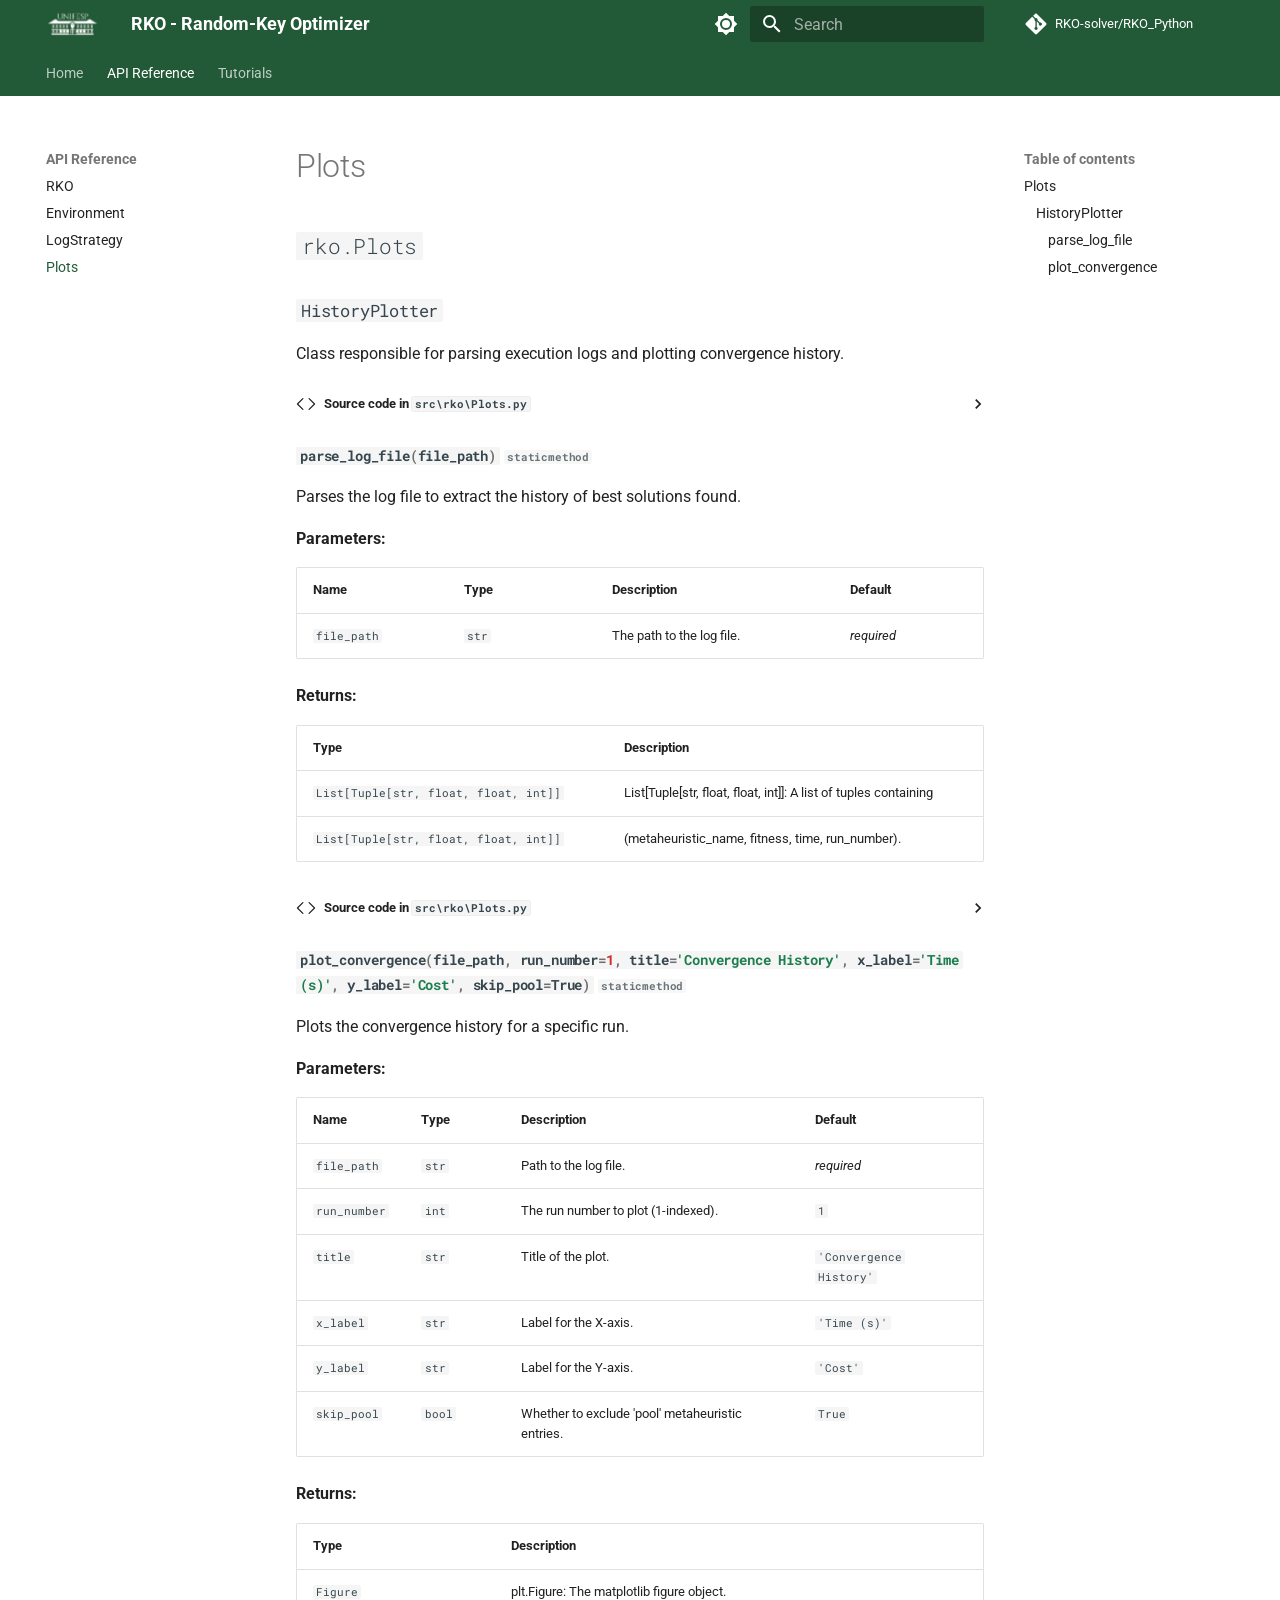
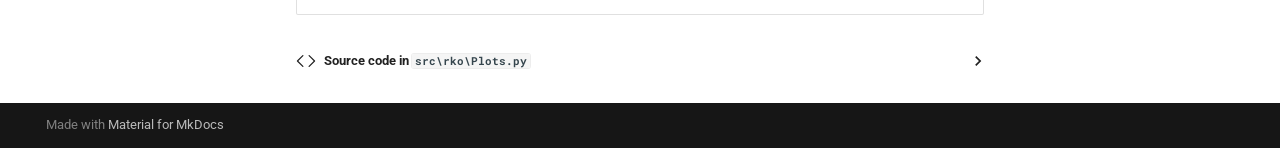
<file: reference/plots/index.html>
<!doctype html>
<html lang="en" class="no-js">
  <head>
    
      <meta charset="utf-8">
      <meta name="viewport" content="width=device-width,initial-scale=1">
      
        <meta name="description" content="A Python library for Random-Key Optimization (RKO).">
      
      
        <meta name="author" content="Felipe Silvestre Cardoso Roberto & João Assaoka">
      
      
      
        <link rel="prev" href="../logstrategy/">
      
      
        <link rel="next" href="../../tutorials/knapsack/">
      
      
        
      
      
      <link rel="icon" href="../../assets/favicon.png">
      <meta name="generator" content="mkdocs-1.6.1, mkdocs-material-9.7.3">
    
    
      
        <title>Plots - RKO - Random-Key Optimizer</title>
      
    
    
      <link rel="stylesheet" href="../../assets/stylesheets/main.484c7ddc.min.css">
      
        
        <link rel="stylesheet" href="../../assets/stylesheets/palette.ab4e12ef.min.css">
      
      


    
    
      
    
    
      
        
        
        <link rel="preconnect" href="https://fonts.gstatic.com" crossorigin>
        <link rel="stylesheet" href="https://fonts.googleapis.com/css?family=Roboto:300,300i,400,400i,700,700i%7CRoboto+Mono:400,400i,700,700i&display=fallback">
        <style>:root{--md-text-font:"Roboto";--md-code-font:"Roboto Mono"}</style>
      
    
    
      <link rel="stylesheet" href="../../assets/_mkdocstrings.css">
    
      <link rel="stylesheet" href="../../stylesheets/extra.css">
    
    <script>__md_scope=new URL("../..",location),__md_hash=e=>[...e].reduce(((e,_)=>(e<<5)-e+_.charCodeAt(0)),0),__md_get=(e,_=localStorage,t=__md_scope)=>JSON.parse(_.getItem(t.pathname+"."+e)),__md_set=(e,_,t=localStorage,a=__md_scope)=>{try{t.setItem(a.pathname+"."+e,JSON.stringify(_))}catch(e){}}</script>
    
      

    
    
  </head>
  
  
    
    
      
    
    
    
    
    <body dir="ltr" data-md-color-scheme="default" data-md-color-primary="custom" data-md-color-accent="custom">
  
    
    <input class="md-toggle" data-md-toggle="drawer" type="checkbox" id="__drawer" autocomplete="off">
    <input class="md-toggle" data-md-toggle="search" type="checkbox" id="__search" autocomplete="off">
    <label class="md-overlay" for="__drawer"></label>
    <div data-md-component="skip">
      
        
        <a href="#plots" class="md-skip">
          Skip to content
        </a>
      
    </div>
    <div data-md-component="announce">
      
    </div>
    
    
      

<header class="md-header" data-md-component="header">
  <nav class="md-header__inner md-grid" aria-label="Header">
    <a href="../.." title="RKO - Random-Key Optimizer" class="md-header__button md-logo" aria-label="RKO - Random-Key Optimizer" data-md-component="logo">
      
  <img src="../../assets/logo.jpg" alt="logo">

    </a>
    <label class="md-header__button md-icon" for="__drawer">
      
      <svg xmlns="http://www.w3.org/2000/svg" viewBox="0 0 24 24"><path d="M3 6h18v2H3zm0 5h18v2H3zm0 5h18v2H3z"/></svg>
    </label>
    <div class="md-header__title" data-md-component="header-title">
      <div class="md-header__ellipsis">
        <div class="md-header__topic">
          <span class="md-ellipsis">
            RKO - Random-Key Optimizer
          </span>
        </div>
        <div class="md-header__topic" data-md-component="header-topic">
          <span class="md-ellipsis">
            
              Plots
            
          </span>
        </div>
      </div>
    </div>
    
      
        <form class="md-header__option" data-md-component="palette">
  
    
    
    
    <input class="md-option" data-md-color-media="" data-md-color-scheme="default" data-md-color-primary="custom" data-md-color-accent="custom"  aria-label="Switch to dark mode"  type="radio" name="__palette" id="__palette_0">
    
      <label class="md-header__button md-icon" title="Switch to dark mode" for="__palette_1" hidden>
        <svg xmlns="http://www.w3.org/2000/svg" viewBox="0 0 24 24"><path d="M12 8a4 4 0 0 0-4 4 4 4 0 0 0 4 4 4 4 0 0 0 4-4 4 4 0 0 0-4-4m0 10a6 6 0 0 1-6-6 6 6 0 0 1 6-6 6 6 0 0 1 6 6 6 6 0 0 1-6 6m8-9.31V4h-4.69L12 .69 8.69 4H4v4.69L.69 12 4 15.31V20h4.69L12 23.31 15.31 20H20v-4.69L23.31 12z"/></svg>
      </label>
    
  
    
    
    
    <input class="md-option" data-md-color-media="" data-md-color-scheme="slate" data-md-color-primary="custom" data-md-color-accent="custom"  aria-label="Switch to light mode"  type="radio" name="__palette" id="__palette_1">
    
      <label class="md-header__button md-icon" title="Switch to light mode" for="__palette_0" hidden>
        <svg xmlns="http://www.w3.org/2000/svg" viewBox="0 0 24 24"><path d="M12 18c-.89 0-1.74-.2-2.5-.55C11.56 16.5 13 14.42 13 12s-1.44-4.5-3.5-5.45C10.26 6.2 11.11 6 12 6a6 6 0 0 1 6 6 6 6 0 0 1-6 6m8-9.31V4h-4.69L12 .69 8.69 4H4v4.69L.69 12 4 15.31V20h4.69L12 23.31 15.31 20H20v-4.69L23.31 12z"/></svg>
      </label>
    
  
</form>
      
    
    
      <script>var palette=__md_get("__palette");if(palette&&palette.color){if("(prefers-color-scheme)"===palette.color.media){var media=matchMedia("(prefers-color-scheme: light)"),input=document.querySelector(media.matches?"[data-md-color-media='(prefers-color-scheme: light)']":"[data-md-color-media='(prefers-color-scheme: dark)']");palette.color.media=input.getAttribute("data-md-color-media"),palette.color.scheme=input.getAttribute("data-md-color-scheme"),palette.color.primary=input.getAttribute("data-md-color-primary"),palette.color.accent=input.getAttribute("data-md-color-accent")}for(var[key,value]of Object.entries(palette.color))document.body.setAttribute("data-md-color-"+key,value)}</script>
    
    
    
      
      
        <label class="md-header__button md-icon" for="__search">
          
          <svg xmlns="http://www.w3.org/2000/svg" viewBox="0 0 24 24"><path d="M9.5 3A6.5 6.5 0 0 1 16 9.5c0 1.61-.59 3.09-1.56 4.23l.27.27h.79l5 5-1.5 1.5-5-5v-.79l-.27-.27A6.52 6.52 0 0 1 9.5 16 6.5 6.5 0 0 1 3 9.5 6.5 6.5 0 0 1 9.5 3m0 2C7 5 5 7 5 9.5S7 14 9.5 14 14 12 14 9.5 12 5 9.5 5"/></svg>
        </label>
        <div class="md-search" data-md-component="search" role="dialog">
  <label class="md-search__overlay" for="__search"></label>
  <div class="md-search__inner" role="search">
    <form class="md-search__form" name="search">
      <input type="text" class="md-search__input" name="query" aria-label="Search" placeholder="Search" autocapitalize="off" autocorrect="off" autocomplete="off" spellcheck="false" data-md-component="search-query" required>
      <label class="md-search__icon md-icon" for="__search">
        
        <svg xmlns="http://www.w3.org/2000/svg" viewBox="0 0 24 24"><path d="M9.5 3A6.5 6.5 0 0 1 16 9.5c0 1.61-.59 3.09-1.56 4.23l.27.27h.79l5 5-1.5 1.5-5-5v-.79l-.27-.27A6.52 6.52 0 0 1 9.5 16 6.5 6.5 0 0 1 3 9.5 6.5 6.5 0 0 1 9.5 3m0 2C7 5 5 7 5 9.5S7 14 9.5 14 14 12 14 9.5 12 5 9.5 5"/></svg>
        
        <svg xmlns="http://www.w3.org/2000/svg" viewBox="0 0 24 24"><path d="M20 11v2H8l5.5 5.5-1.42 1.42L4.16 12l7.92-7.92L13.5 5.5 8 11z"/></svg>
      </label>
      <nav class="md-search__options" aria-label="Search">
        
        <button type="reset" class="md-search__icon md-icon" title="Clear" aria-label="Clear" tabindex="-1">
          
          <svg xmlns="http://www.w3.org/2000/svg" viewBox="0 0 24 24"><path d="M19 6.41 17.59 5 12 10.59 6.41 5 5 6.41 10.59 12 5 17.59 6.41 19 12 13.41 17.59 19 19 17.59 13.41 12z"/></svg>
        </button>
      </nav>
      
        <div class="md-search__suggest" data-md-component="search-suggest"></div>
      
    </form>
    <div class="md-search__output">
      <div class="md-search__scrollwrap" tabindex="0" data-md-scrollfix>
        <div class="md-search-result" data-md-component="search-result">
          <div class="md-search-result__meta">
            Initializing search
          </div>
          <ol class="md-search-result__list" role="presentation"></ol>
        </div>
      </div>
    </div>
  </div>
</div>
      
    
    
      <div class="md-header__source">
        <a href="https://github.com/RKO-solver/RKO_Python" title="Go to repository" class="md-source" data-md-component="source">
  <div class="md-source__icon md-icon">
    
    <svg xmlns="http://www.w3.org/2000/svg" viewBox="0 0 448 512"><!--! Font Awesome Free 7.1.0 by @fontawesome - https://fontawesome.com License - https://fontawesome.com/license/free (Icons: CC BY 4.0, Fonts: SIL OFL 1.1, Code: MIT License) Copyright 2025 Fonticons, Inc.--><path d="M439.6 236.1 244 40.5c-5.4-5.5-12.8-8.5-20.4-8.5s-15 3-20.4 8.4L162.5 81l51.5 51.5c27.1-9.1 52.7 16.8 43.4 43.7l49.7 49.7c34.2-11.8 61.2 31 35.5 56.7-26.5 26.5-70.2-2.9-56-37.3L240.3 199v121.9c25.3 12.5 22.3 41.8 9.1 55-6.4 6.4-15.2 10.1-24.3 10.1s-17.8-3.6-24.3-10.1c-17.6-17.6-11.1-46.9 11.2-56v-123c-20.8-8.5-24.6-30.7-18.6-45L142.6 101 8.5 235.1C3 240.6 0 247.9 0 255.5s3 15 8.5 20.4l195.6 195.7c5.4 5.4 12.7 8.4 20.4 8.4s15-3 20.4-8.4l194.7-194.7c5.4-5.4 8.4-12.8 8.4-20.4s-3-15-8.4-20.4"/></svg>
  </div>
  <div class="md-source__repository">
    RKO-solver/RKO_Python
  </div>
</a>
      </div>
    
  </nav>
  
</header>
    
    <div class="md-container" data-md-component="container">
      
      
        
          
            
<nav class="md-tabs" aria-label="Tabs" data-md-component="tabs">
  <div class="md-grid">
    <ul class="md-tabs__list">
      
        
  
  
  
  
    <li class="md-tabs__item">
      <a href="../.." class="md-tabs__link">
        
  
  
    
  
  Home

      </a>
    </li>
  

      
        
  
  
  
    
  
  
    
    
      <li class="md-tabs__item md-tabs__item--active">
        <a href="../rko/" class="md-tabs__link">
          
  
  
  API Reference

        </a>
      </li>
    
  

      
        
  
  
  
  
    
    
      <li class="md-tabs__item">
        <a href="../../tutorials/knapsack/" class="md-tabs__link">
          
  
  
  Tutorials

        </a>
      </li>
    
  

      
    </ul>
  </div>
</nav>
          
        
      
      <main class="md-main" data-md-component="main">
        <div class="md-main__inner md-grid">
          
            
              
              <div class="md-sidebar md-sidebar--primary" data-md-component="sidebar" data-md-type="navigation" >
                <div class="md-sidebar__scrollwrap">
                  <div class="md-sidebar__inner">
                    


  


<nav class="md-nav md-nav--primary md-nav--lifted" aria-label="Navigation" data-md-level="0">
  <label class="md-nav__title" for="__drawer">
    <a href="../.." title="RKO - Random-Key Optimizer" class="md-nav__button md-logo" aria-label="RKO - Random-Key Optimizer" data-md-component="logo">
      
  <img src="../../assets/logo.jpg" alt="logo">

    </a>
    RKO - Random-Key Optimizer
  </label>
  
    <div class="md-nav__source">
      <a href="https://github.com/RKO-solver/RKO_Python" title="Go to repository" class="md-source" data-md-component="source">
  <div class="md-source__icon md-icon">
    
    <svg xmlns="http://www.w3.org/2000/svg" viewBox="0 0 448 512"><!--! Font Awesome Free 7.1.0 by @fontawesome - https://fontawesome.com License - https://fontawesome.com/license/free (Icons: CC BY 4.0, Fonts: SIL OFL 1.1, Code: MIT License) Copyright 2025 Fonticons, Inc.--><path d="M439.6 236.1 244 40.5c-5.4-5.5-12.8-8.5-20.4-8.5s-15 3-20.4 8.4L162.5 81l51.5 51.5c27.1-9.1 52.7 16.8 43.4 43.7l49.7 49.7c34.2-11.8 61.2 31 35.5 56.7-26.5 26.5-70.2-2.9-56-37.3L240.3 199v121.9c25.3 12.5 22.3 41.8 9.1 55-6.4 6.4-15.2 10.1-24.3 10.1s-17.8-3.6-24.3-10.1c-17.6-17.6-11.1-46.9 11.2-56v-123c-20.8-8.5-24.6-30.7-18.6-45L142.6 101 8.5 235.1C3 240.6 0 247.9 0 255.5s3 15 8.5 20.4l195.6 195.7c5.4 5.4 12.7 8.4 20.4 8.4s15-3 20.4-8.4l194.7-194.7c5.4-5.4 8.4-12.8 8.4-20.4s-3-15-8.4-20.4"/></svg>
  </div>
  <div class="md-source__repository">
    RKO-solver/RKO_Python
  </div>
</a>
    </div>
  
  <ul class="md-nav__list" data-md-scrollfix>
    
      
      
  
  
  
  
    <li class="md-nav__item">
      <a href="../.." class="md-nav__link">
        
  
  
  <span class="md-ellipsis">
    
  
    Home
  

    
  </span>
  
  

      </a>
    </li>
  

    
      
      
  
  
    
  
  
  
    
    
    
    
      
        
        
      
      
        
      
    
    
    <li class="md-nav__item md-nav__item--active md-nav__item--section md-nav__item--nested">
      
        
        
        <input class="md-nav__toggle md-toggle " type="checkbox" id="__nav_2" checked>
        
          
          <label class="md-nav__link" for="__nav_2" id="__nav_2_label" tabindex="">
            
  
  
  <span class="md-ellipsis">
    
  
    API Reference
  

    
  </span>
  
  

            <span class="md-nav__icon md-icon"></span>
          </label>
        
        <nav class="md-nav" data-md-level="1" aria-labelledby="__nav_2_label" aria-expanded="true">
          <label class="md-nav__title" for="__nav_2">
            <span class="md-nav__icon md-icon"></span>
            
  
    API Reference
  

          </label>
          <ul class="md-nav__list" data-md-scrollfix>
            
              
                
  
  
  
  
    <li class="md-nav__item">
      <a href="../rko/" class="md-nav__link">
        
  
  
  <span class="md-ellipsis">
    
  
    RKO
  

    
  </span>
  
  

      </a>
    </li>
  

              
            
              
                
  
  
  
  
    <li class="md-nav__item">
      <a href="../environment/" class="md-nav__link">
        
  
  
  <span class="md-ellipsis">
    
  
    Environment
  

    
  </span>
  
  

      </a>
    </li>
  

              
            
              
                
  
  
  
  
    <li class="md-nav__item">
      <a href="../logstrategy/" class="md-nav__link">
        
  
  
  <span class="md-ellipsis">
    
  
    LogStrategy
  

    
  </span>
  
  

      </a>
    </li>
  

              
            
              
                
  
  
    
  
  
  
    <li class="md-nav__item md-nav__item--active">
      
      <input class="md-nav__toggle md-toggle" type="checkbox" id="__toc">
      
      
        
      
      
        <label class="md-nav__link md-nav__link--active" for="__toc">
          
  
  
  <span class="md-ellipsis">
    
  
    Plots
  

    
  </span>
  
  

          <span class="md-nav__icon md-icon"></span>
        </label>
      
      <a href="./" class="md-nav__link md-nav__link--active">
        
  
  
  <span class="md-ellipsis">
    
  
    Plots
  

    
  </span>
  
  

      </a>
      
        

<nav class="md-nav md-nav--secondary" aria-label="Table of contents">
  
  
  
    
  
  
    <label class="md-nav__title" for="__toc">
      <span class="md-nav__icon md-icon"></span>
      Table of contents
    </label>
    <ul class="md-nav__list" data-md-component="toc" data-md-scrollfix>
      
        <li class="md-nav__item">
  <a href="#rko.Plots" class="md-nav__link">
    <span class="md-ellipsis">
      
        Plots
      
    </span>
  </a>
  
    <nav class="md-nav" aria-label="Plots">
      <ul class="md-nav__list">
        
          <li class="md-nav__item">
  <a href="#rko.Plots.HistoryPlotter" class="md-nav__link">
    <span class="md-ellipsis">
      
        HistoryPlotter
      
    </span>
  </a>
  
    <nav class="md-nav" aria-label="HistoryPlotter">
      <ul class="md-nav__list">
        
          <li class="md-nav__item">
  <a href="#rko.Plots.HistoryPlotter.parse_log_file" class="md-nav__link">
    <span class="md-ellipsis">
      
        parse_log_file
      
    </span>
  </a>
  
</li>
        
          <li class="md-nav__item">
  <a href="#rko.Plots.HistoryPlotter.plot_convergence" class="md-nav__link">
    <span class="md-ellipsis">
      
        plot_convergence
      
    </span>
  </a>
  
</li>
        
      </ul>
    </nav>
  
</li>
        
      </ul>
    </nav>
  
</li>
      
    </ul>
  
</nav>
      
    </li>
  

              
            
          </ul>
        </nav>
      
    </li>
  

    
      
      
  
  
  
  
    
    
    
    
      
      
        
      
    
    
    <li class="md-nav__item md-nav__item--nested">
      
        
        
        <input class="md-nav__toggle md-toggle " type="checkbox" id="__nav_3" >
        
          
          <label class="md-nav__link" for="__nav_3" id="__nav_3_label" tabindex="0">
            
  
  
  <span class="md-ellipsis">
    
  
    Tutorials
  

    
  </span>
  
  

            <span class="md-nav__icon md-icon"></span>
          </label>
        
        <nav class="md-nav" data-md-level="1" aria-labelledby="__nav_3_label" aria-expanded="false">
          <label class="md-nav__title" for="__nav_3">
            <span class="md-nav__icon md-icon"></span>
            
  
    Tutorials
  

          </label>
          <ul class="md-nav__list" data-md-scrollfix>
            
              
                
  
  
  
  
    <li class="md-nav__item">
      <a href="../../tutorials/knapsack/" class="md-nav__link">
        
  
  
  <span class="md-ellipsis">
    
  
    Knapsack Problem
  

    
  </span>
  
  

      </a>
    </li>
  

              
            
              
                
  
  
  
  
    <li class="md-nav__item">
      <a href="../../tutorials/tsp/" class="md-nav__link">
        
  
  
  <span class="md-ellipsis">
    
  
    Travelling Salesperson Problem
  

    
  </span>
  
  

      </a>
    </li>
  

              
            
          </ul>
        </nav>
      
    </li>
  

    
  </ul>
</nav>
                  </div>
                </div>
              </div>
            
            
              
              <div class="md-sidebar md-sidebar--secondary" data-md-component="sidebar" data-md-type="toc" >
                <div class="md-sidebar__scrollwrap">
                  <div class="md-sidebar__inner">
                    

<nav class="md-nav md-nav--secondary" aria-label="Table of contents">
  
  
  
    
  
  
    <label class="md-nav__title" for="__toc">
      <span class="md-nav__icon md-icon"></span>
      Table of contents
    </label>
    <ul class="md-nav__list" data-md-component="toc" data-md-scrollfix>
      
        <li class="md-nav__item">
  <a href="#rko.Plots" class="md-nav__link">
    <span class="md-ellipsis">
      
        Plots
      
    </span>
  </a>
  
    <nav class="md-nav" aria-label="Plots">
      <ul class="md-nav__list">
        
          <li class="md-nav__item">
  <a href="#rko.Plots.HistoryPlotter" class="md-nav__link">
    <span class="md-ellipsis">
      
        HistoryPlotter
      
    </span>
  </a>
  
    <nav class="md-nav" aria-label="HistoryPlotter">
      <ul class="md-nav__list">
        
          <li class="md-nav__item">
  <a href="#rko.Plots.HistoryPlotter.parse_log_file" class="md-nav__link">
    <span class="md-ellipsis">
      
        parse_log_file
      
    </span>
  </a>
  
</li>
        
          <li class="md-nav__item">
  <a href="#rko.Plots.HistoryPlotter.plot_convergence" class="md-nav__link">
    <span class="md-ellipsis">
      
        plot_convergence
      
    </span>
  </a>
  
</li>
        
      </ul>
    </nav>
  
</li>
        
      </ul>
    </nav>
  
</li>
      
    </ul>
  
</nav>
                  </div>
                </div>
              </div>
            
          
          
            <div class="md-content" data-md-component="content">
              
              <article class="md-content__inner md-typeset">
                
                  


  
  


<h1 id="plots">Plots</h1>


<div class="doc doc-object doc-module">



<h2 id="rko.Plots" class="doc doc-heading">
            <code>rko.Plots</code>


</h2>

    <div class="doc doc-contents first">










<div class="doc doc-children">









<div class="doc doc-object doc-class">



<h3 id="rko.Plots.HistoryPlotter" class="doc doc-heading">
            <code>HistoryPlotter</code>


</h3>


    <div class="doc doc-contents ">



        <p>Class responsible for parsing execution logs and plotting convergence history.</p>








              <details class="mkdocstrings-source">
                <summary>Source code in <code>src\rko\Plots.py</code></summary>
                <div class="language-python highlight"><table class="highlighttable"><tr><td class="linenos"><div class="linenodiv"><pre><span></span><span class="normal"><a href="#__codelineno-0-7">  7</a></span>
<span class="normal"><a href="#__codelineno-0-8">  8</a></span>
<span class="normal"><a href="#__codelineno-0-9">  9</a></span>
<span class="normal"><a href="#__codelineno-0-10"> 10</a></span>
<span class="normal"><a href="#__codelineno-0-11"> 11</a></span>
<span class="normal"><a href="#__codelineno-0-12"> 12</a></span>
<span class="normal"><a href="#__codelineno-0-13"> 13</a></span>
<span class="normal"><a href="#__codelineno-0-14"> 14</a></span>
<span class="normal"><a href="#__codelineno-0-15"> 15</a></span>
<span class="normal"><a href="#__codelineno-0-16"> 16</a></span>
<span class="normal"><a href="#__codelineno-0-17"> 17</a></span>
<span class="normal"><a href="#__codelineno-0-18"> 18</a></span>
<span class="normal"><a href="#__codelineno-0-19"> 19</a></span>
<span class="normal"><a href="#__codelineno-0-20"> 20</a></span>
<span class="normal"><a href="#__codelineno-0-21"> 21</a></span>
<span class="normal"><a href="#__codelineno-0-22"> 22</a></span>
<span class="normal"><a href="#__codelineno-0-23"> 23</a></span>
<span class="normal"><a href="#__codelineno-0-24"> 24</a></span>
<span class="normal"><a href="#__codelineno-0-25"> 25</a></span>
<span class="normal"><a href="#__codelineno-0-26"> 26</a></span>
<span class="normal"><a href="#__codelineno-0-27"> 27</a></span>
<span class="normal"><a href="#__codelineno-0-28"> 28</a></span>
<span class="normal"><a href="#__codelineno-0-29"> 29</a></span>
<span class="normal"><a href="#__codelineno-0-30"> 30</a></span>
<span class="normal"><a href="#__codelineno-0-31"> 31</a></span>
<span class="normal"><a href="#__codelineno-0-32"> 32</a></span>
<span class="normal"><a href="#__codelineno-0-33"> 33</a></span>
<span class="normal"><a href="#__codelineno-0-34"> 34</a></span>
<span class="normal"><a href="#__codelineno-0-35"> 35</a></span>
<span class="normal"><a href="#__codelineno-0-36"> 36</a></span>
<span class="normal"><a href="#__codelineno-0-37"> 37</a></span>
<span class="normal"><a href="#__codelineno-0-38"> 38</a></span>
<span class="normal"><a href="#__codelineno-0-39"> 39</a></span>
<span class="normal"><a href="#__codelineno-0-40"> 40</a></span>
<span class="normal"><a href="#__codelineno-0-41"> 41</a></span>
<span class="normal"><a href="#__codelineno-0-42"> 42</a></span>
<span class="normal"><a href="#__codelineno-0-43"> 43</a></span>
<span class="normal"><a href="#__codelineno-0-44"> 44</a></span>
<span class="normal"><a href="#__codelineno-0-45"> 45</a></span>
<span class="normal"><a href="#__codelineno-0-46"> 46</a></span>
<span class="normal"><a href="#__codelineno-0-47"> 47</a></span>
<span class="normal"><a href="#__codelineno-0-48"> 48</a></span>
<span class="normal"><a href="#__codelineno-0-49"> 49</a></span>
<span class="normal"><a href="#__codelineno-0-50"> 50</a></span>
<span class="normal"><a href="#__codelineno-0-51"> 51</a></span>
<span class="normal"><a href="#__codelineno-0-52"> 52</a></span>
<span class="normal"><a href="#__codelineno-0-53"> 53</a></span>
<span class="normal"><a href="#__codelineno-0-54"> 54</a></span>
<span class="normal"><a href="#__codelineno-0-55"> 55</a></span>
<span class="normal"><a href="#__codelineno-0-56"> 56</a></span>
<span class="normal"><a href="#__codelineno-0-57"> 57</a></span>
<span class="normal"><a href="#__codelineno-0-58"> 58</a></span>
<span class="normal"><a href="#__codelineno-0-59"> 59</a></span>
<span class="normal"><a href="#__codelineno-0-60"> 60</a></span>
<span class="normal"><a href="#__codelineno-0-61"> 61</a></span>
<span class="normal"><a href="#__codelineno-0-62"> 62</a></span>
<span class="normal"><a href="#__codelineno-0-63"> 63</a></span>
<span class="normal"><a href="#__codelineno-0-64"> 64</a></span>
<span class="normal"><a href="#__codelineno-0-65"> 65</a></span>
<span class="normal"><a href="#__codelineno-0-66"> 66</a></span>
<span class="normal"><a href="#__codelineno-0-67"> 67</a></span>
<span class="normal"><a href="#__codelineno-0-68"> 68</a></span>
<span class="normal"><a href="#__codelineno-0-69"> 69</a></span>
<span class="normal"><a href="#__codelineno-0-70"> 70</a></span>
<span class="normal"><a href="#__codelineno-0-71"> 71</a></span>
<span class="normal"><a href="#__codelineno-0-72"> 72</a></span>
<span class="normal"><a href="#__codelineno-0-73"> 73</a></span>
<span class="normal"><a href="#__codelineno-0-74"> 74</a></span>
<span class="normal"><a href="#__codelineno-0-75"> 75</a></span>
<span class="normal"><a href="#__codelineno-0-76"> 76</a></span>
<span class="normal"><a href="#__codelineno-0-77"> 77</a></span>
<span class="normal"><a href="#__codelineno-0-78"> 78</a></span>
<span class="normal"><a href="#__codelineno-0-79"> 79</a></span>
<span class="normal"><a href="#__codelineno-0-80"> 80</a></span>
<span class="normal"><a href="#__codelineno-0-81"> 81</a></span>
<span class="normal"><a href="#__codelineno-0-82"> 82</a></span>
<span class="normal"><a href="#__codelineno-0-83"> 83</a></span>
<span class="normal"><a href="#__codelineno-0-84"> 84</a></span>
<span class="normal"><a href="#__codelineno-0-85"> 85</a></span>
<span class="normal"><a href="#__codelineno-0-86"> 86</a></span>
<span class="normal"><a href="#__codelineno-0-87"> 87</a></span>
<span class="normal"><a href="#__codelineno-0-88"> 88</a></span>
<span class="normal"><a href="#__codelineno-0-89"> 89</a></span>
<span class="normal"><a href="#__codelineno-0-90"> 90</a></span>
<span class="normal"><a href="#__codelineno-0-91"> 91</a></span>
<span class="normal"><a href="#__codelineno-0-92"> 92</a></span>
<span class="normal"><a href="#__codelineno-0-93"> 93</a></span>
<span class="normal"><a href="#__codelineno-0-94"> 94</a></span>
<span class="normal"><a href="#__codelineno-0-95"> 95</a></span>
<span class="normal"><a href="#__codelineno-0-96"> 96</a></span>
<span class="normal"><a href="#__codelineno-0-97"> 97</a></span>
<span class="normal"><a href="#__codelineno-0-98"> 98</a></span>
<span class="normal"><a href="#__codelineno-0-99"> 99</a></span>
<span class="normal"><a href="#__codelineno-0-100">100</a></span>
<span class="normal"><a href="#__codelineno-0-101">101</a></span>
<span class="normal"><a href="#__codelineno-0-102">102</a></span>
<span class="normal"><a href="#__codelineno-0-103">103</a></span>
<span class="normal"><a href="#__codelineno-0-104">104</a></span>
<span class="normal"><a href="#__codelineno-0-105">105</a></span>
<span class="normal"><a href="#__codelineno-0-106">106</a></span>
<span class="normal"><a href="#__codelineno-0-107">107</a></span>
<span class="normal"><a href="#__codelineno-0-108">108</a></span>
<span class="normal"><a href="#__codelineno-0-109">109</a></span>
<span class="normal"><a href="#__codelineno-0-110">110</a></span>
<span class="normal"><a href="#__codelineno-0-111">111</a></span>
<span class="normal"><a href="#__codelineno-0-112">112</a></span>
<span class="normal"><a href="#__codelineno-0-113">113</a></span>
<span class="normal"><a href="#__codelineno-0-114">114</a></span>
<span class="normal"><a href="#__codelineno-0-115">115</a></span>
<span class="normal"><a href="#__codelineno-0-116">116</a></span>
<span class="normal"><a href="#__codelineno-0-117">117</a></span>
<span class="normal"><a href="#__codelineno-0-118">118</a></span>
<span class="normal"><a href="#__codelineno-0-119">119</a></span>
<span class="normal"><a href="#__codelineno-0-120">120</a></span>
<span class="normal"><a href="#__codelineno-0-121">121</a></span>
<span class="normal"><a href="#__codelineno-0-122">122</a></span>
<span class="normal"><a href="#__codelineno-0-123">123</a></span>
<span class="normal"><a href="#__codelineno-0-124">124</a></span>
<span class="normal"><a href="#__codelineno-0-125">125</a></span>
<span class="normal"><a href="#__codelineno-0-126">126</a></span>
<span class="normal"><a href="#__codelineno-0-127">127</a></span>
<span class="normal"><a href="#__codelineno-0-128">128</a></span></pre></div></td><td class="code"><div><pre><span></span><code><span id="__span-0-7"><a id="__codelineno-0-7" name="__codelineno-0-7"></a><span class="k">class</span><span class="w"> </span><span class="nc">HistoryPlotter</span><span class="p">:</span>
</span><span id="__span-0-8"><a id="__codelineno-0-8" name="__codelineno-0-8"></a><span class="w">    </span><span class="sd">&quot;&quot;&quot;</span>
</span><span id="__span-0-9"><a id="__codelineno-0-9" name="__codelineno-0-9"></a><span class="sd">    Class responsible for parsing execution logs and plotting convergence history.</span>
</span><span id="__span-0-10"><a id="__codelineno-0-10" name="__codelineno-0-10"></a><span class="sd">    &quot;&quot;&quot;</span>
</span><span id="__span-0-11"><a id="__codelineno-0-11" name="__codelineno-0-11"></a>
</span><span id="__span-0-12"><a id="__codelineno-0-12" name="__codelineno-0-12"></a>    <span class="nd">@staticmethod</span>
</span><span id="__span-0-13"><a id="__codelineno-0-13" name="__codelineno-0-13"></a>    <span class="k">def</span><span class="w"> </span><span class="nf">parse_log_file</span><span class="p">(</span><span class="n">file_path</span><span class="p">:</span> <span class="nb">str</span><span class="p">)</span> <span class="o">-&gt;</span> <span class="n">List</span><span class="p">[</span><span class="n">Tuple</span><span class="p">[</span><span class="nb">str</span><span class="p">,</span> <span class="nb">float</span><span class="p">,</span> <span class="nb">float</span><span class="p">,</span> <span class="nb">int</span><span class="p">]]:</span>
</span><span id="__span-0-14"><a id="__codelineno-0-14" name="__codelineno-0-14"></a><span class="w">        </span><span class="sd">&quot;&quot;&quot;</span>
</span><span id="__span-0-15"><a id="__codelineno-0-15" name="__codelineno-0-15"></a><span class="sd">        Parses the log file to extract the history of best solutions found.</span>
</span><span id="__span-0-16"><a id="__codelineno-0-16" name="__codelineno-0-16"></a>
</span><span id="__span-0-17"><a id="__codelineno-0-17" name="__codelineno-0-17"></a><span class="sd">        Args:</span>
</span><span id="__span-0-18"><a id="__codelineno-0-18" name="__codelineno-0-18"></a><span class="sd">            file_path (str): The path to the log file.</span>
</span><span id="__span-0-19"><a id="__codelineno-0-19" name="__codelineno-0-19"></a>
</span><span id="__span-0-20"><a id="__codelineno-0-20" name="__codelineno-0-20"></a><span class="sd">        Returns:</span>
</span><span id="__span-0-21"><a id="__codelineno-0-21" name="__codelineno-0-21"></a><span class="sd">            List[Tuple[str, float, float, int]]: A list of tuples containing</span>
</span><span id="__span-0-22"><a id="__codelineno-0-22" name="__codelineno-0-22"></a><span class="sd">            (metaheuristic_name, fitness, time, run_number).</span>
</span><span id="__span-0-23"><a id="__codelineno-0-23" name="__codelineno-0-23"></a><span class="sd">        &quot;&quot;&quot;</span>
</span><span id="__span-0-24"><a id="__codelineno-0-24" name="__codelineno-0-24"></a>        <span class="n">data</span> <span class="o">=</span> <span class="p">[]</span>
</span><span id="__span-0-25"><a id="__codelineno-0-25" name="__codelineno-0-25"></a>        <span class="k">try</span><span class="p">:</span>
</span><span id="__span-0-26"><a id="__codelineno-0-26" name="__codelineno-0-26"></a>            <span class="k">with</span> <span class="nb">open</span><span class="p">(</span><span class="n">file_path</span><span class="p">,</span> <span class="s1">&#39;r&#39;</span><span class="p">)</span> <span class="k">as</span> <span class="n">f</span><span class="p">:</span>
</span><span id="__span-0-27"><a id="__codelineno-0-27" name="__codelineno-0-27"></a>                <span class="n">lines</span> <span class="o">=</span> <span class="n">f</span><span class="o">.</span><span class="n">readlines</span><span class="p">()</span>
</span><span id="__span-0-28"><a id="__codelineno-0-28" name="__codelineno-0-28"></a>        <span class="k">except</span> <span class="ne">FileNotFoundError</span><span class="p">:</span>
</span><span id="__span-0-29"><a id="__codelineno-0-29" name="__codelineno-0-29"></a>            <span class="nb">print</span><span class="p">(</span><span class="sa">f</span><span class="s2">&quot;File not found: </span><span class="si">{</span><span class="n">file_path</span><span class="si">}</span><span class="s2">&quot;</span><span class="p">)</span>
</span><span id="__span-0-30"><a id="__codelineno-0-30" name="__codelineno-0-30"></a>            <span class="k">return</span> <span class="p">[]</span>
</span><span id="__span-0-31"><a id="__codelineno-0-31" name="__codelineno-0-31"></a>
</span><span id="__span-0-32"><a id="__codelineno-0-32" name="__codelineno-0-32"></a>        <span class="c1"># Regex to match log formats in RKO.py, e.g.:</span>
</span><span id="__span-0-33"><a id="__codelineno-0-33" name="__codelineno-0-33"></a>        <span class="c1"># &quot;SA 0 NEW BEST: 123.45 - BEST: 100.0 - Time: 10.0s - 50&quot;</span>
</span><span id="__span-0-34"><a id="__codelineno-0-34" name="__codelineno-0-34"></a>        <span class="c1"># or &quot;SA 0 NEW BEST: 123.45 - Time: 10.0s - 50&quot;</span>
</span><span id="__span-0-35"><a id="__codelineno-0-35" name="__codelineno-0-35"></a>        <span class="n">pattern</span> <span class="o">=</span> <span class="n">re</span><span class="o">.</span><span class="n">compile</span><span class="p">(</span>
</span><span id="__span-0-36"><a id="__codelineno-0-36" name="__codelineno-0-36"></a>            <span class="sa">r</span><span class="s2">&quot;(?P&lt;metaheuristic&gt;.*?) NEW BEST: (?P&lt;fitness&gt;[-]?[\d\.]+)(?: - BEST: [\d\.]+)? - Time: (?P&lt;time&gt;[\d\.]+)s&quot;</span>
</span><span id="__span-0-37"><a id="__codelineno-0-37" name="__codelineno-0-37"></a>        <span class="p">)</span>
</span><span id="__span-0-38"><a id="__codelineno-0-38" name="__codelineno-0-38"></a>
</span><span id="__span-0-39"><a id="__codelineno-0-39" name="__codelineno-0-39"></a>        <span class="n">run_count</span> <span class="o">=</span> <span class="mi">1</span>
</span><span id="__span-0-40"><a id="__codelineno-0-40" name="__codelineno-0-40"></a>        <span class="n">last_time</span> <span class="o">=</span> <span class="mf">0.0</span>
</span><span id="__span-0-41"><a id="__codelineno-0-41" name="__codelineno-0-41"></a>
</span><span id="__span-0-42"><a id="__codelineno-0-42" name="__codelineno-0-42"></a>        <span class="k">for</span> <span class="n">line</span> <span class="ow">in</span> <span class="n">lines</span><span class="p">:</span>
</span><span id="__span-0-43"><a id="__codelineno-0-43" name="__codelineno-0-43"></a>            <span class="k">if</span> <span class="s2">&quot;NEW BEST&quot;</span> <span class="ow">in</span> <span class="n">line</span><span class="p">:</span>
</span><span id="__span-0-44"><a id="__codelineno-0-44" name="__codelineno-0-44"></a>                <span class="n">match</span> <span class="o">=</span> <span class="n">pattern</span><span class="o">.</span><span class="n">search</span><span class="p">(</span><span class="n">line</span><span class="p">)</span>
</span><span id="__span-0-45"><a id="__codelineno-0-45" name="__codelineno-0-45"></a>                <span class="k">if</span> <span class="n">match</span><span class="p">:</span>
</span><span id="__span-0-46"><a id="__codelineno-0-46" name="__codelineno-0-46"></a>                    <span class="n">meta_name</span> <span class="o">=</span> <span class="n">match</span><span class="o">.</span><span class="n">group</span><span class="p">(</span><span class="s2">&quot;metaheuristic&quot;</span><span class="p">)</span><span class="o">.</span><span class="n">strip</span><span class="p">()</span>
</span><span id="__span-0-47"><a id="__codelineno-0-47" name="__codelineno-0-47"></a>                    <span class="n">fitness</span> <span class="o">=</span> <span class="nb">float</span><span class="p">(</span><span class="n">match</span><span class="o">.</span><span class="n">group</span><span class="p">(</span><span class="s2">&quot;fitness&quot;</span><span class="p">))</span>
</span><span id="__span-0-48"><a id="__codelineno-0-48" name="__codelineno-0-48"></a>                    <span class="n">time_val</span> <span class="o">=</span> <span class="nb">float</span><span class="p">(</span><span class="n">match</span><span class="o">.</span><span class="n">group</span><span class="p">(</span><span class="s2">&quot;time&quot;</span><span class="p">))</span>
</span><span id="__span-0-49"><a id="__codelineno-0-49" name="__codelineno-0-49"></a>
</span><span id="__span-0-50"><a id="__codelineno-0-50" name="__codelineno-0-50"></a>                    <span class="c1"># Detect new run if time decreases compared to the last entry</span>
</span><span id="__span-0-51"><a id="__codelineno-0-51" name="__codelineno-0-51"></a>                    <span class="k">if</span> <span class="n">data</span> <span class="ow">and</span> <span class="n">time_val</span> <span class="o">&lt;</span> <span class="n">last_time</span><span class="p">:</span>
</span><span id="__span-0-52"><a id="__codelineno-0-52" name="__codelineno-0-52"></a>                        <span class="n">run_count</span> <span class="o">+=</span> <span class="mi">1</span>
</span><span id="__span-0-53"><a id="__codelineno-0-53" name="__codelineno-0-53"></a>
</span><span id="__span-0-54"><a id="__codelineno-0-54" name="__codelineno-0-54"></a>                    <span class="n">data</span><span class="o">.</span><span class="n">append</span><span class="p">((</span><span class="n">meta_name</span><span class="p">,</span> <span class="n">fitness</span><span class="p">,</span> <span class="n">time_val</span><span class="p">,</span> <span class="n">run_count</span><span class="p">))</span>
</span><span id="__span-0-55"><a id="__codelineno-0-55" name="__codelineno-0-55"></a>                    <span class="n">last_time</span> <span class="o">=</span> <span class="n">time_val</span>
</span><span id="__span-0-56"><a id="__codelineno-0-56" name="__codelineno-0-56"></a>
</span><span id="__span-0-57"><a id="__codelineno-0-57" name="__codelineno-0-57"></a>        <span class="k">return</span> <span class="n">data</span>
</span><span id="__span-0-58"><a id="__codelineno-0-58" name="__codelineno-0-58"></a>
</span><span id="__span-0-59"><a id="__codelineno-0-59" name="__codelineno-0-59"></a>    <span class="nd">@staticmethod</span>
</span><span id="__span-0-60"><a id="__codelineno-0-60" name="__codelineno-0-60"></a>    <span class="k">def</span><span class="w"> </span><span class="nf">plot_convergence</span><span class="p">(</span>
</span><span id="__span-0-61"><a id="__codelineno-0-61" name="__codelineno-0-61"></a>        <span class="n">file_path</span><span class="p">:</span> <span class="nb">str</span><span class="p">,</span> 
</span><span id="__span-0-62"><a id="__codelineno-0-62" name="__codelineno-0-62"></a>        <span class="n">run_number</span><span class="p">:</span> <span class="nb">int</span> <span class="o">=</span> <span class="mi">1</span><span class="p">,</span> 
</span><span id="__span-0-63"><a id="__codelineno-0-63" name="__codelineno-0-63"></a>        <span class="n">title</span><span class="p">:</span> <span class="nb">str</span> <span class="o">=</span> <span class="s2">&quot;Convergence History&quot;</span><span class="p">,</span> 
</span><span id="__span-0-64"><a id="__codelineno-0-64" name="__codelineno-0-64"></a>        <span class="n">x_label</span><span class="p">:</span> <span class="nb">str</span> <span class="o">=</span> <span class="s2">&quot;Time (s)&quot;</span><span class="p">,</span> 
</span><span id="__span-0-65"><a id="__codelineno-0-65" name="__codelineno-0-65"></a>        <span class="n">y_label</span><span class="p">:</span> <span class="nb">str</span> <span class="o">=</span> <span class="s2">&quot;Cost&quot;</span><span class="p">,</span>
</span><span id="__span-0-66"><a id="__codelineno-0-66" name="__codelineno-0-66"></a>        <span class="n">skip_pool</span><span class="p">:</span> <span class="nb">bool</span> <span class="o">=</span> <span class="kc">True</span>
</span><span id="__span-0-67"><a id="__codelineno-0-67" name="__codelineno-0-67"></a>    <span class="p">)</span> <span class="o">-&gt;</span> <span class="n">plt</span><span class="o">.</span><span class="n">Figure</span><span class="p">:</span>
</span><span id="__span-0-68"><a id="__codelineno-0-68" name="__codelineno-0-68"></a><span class="w">        </span><span class="sd">&quot;&quot;&quot;</span>
</span><span id="__span-0-69"><a id="__codelineno-0-69" name="__codelineno-0-69"></a><span class="sd">        Plots the convergence history for a specific run.</span>
</span><span id="__span-0-70"><a id="__codelineno-0-70" name="__codelineno-0-70"></a>
</span><span id="__span-0-71"><a id="__codelineno-0-71" name="__codelineno-0-71"></a><span class="sd">        Args:</span>
</span><span id="__span-0-72"><a id="__codelineno-0-72" name="__codelineno-0-72"></a><span class="sd">            file_path (str): Path to the log file.</span>
</span><span id="__span-0-73"><a id="__codelineno-0-73" name="__codelineno-0-73"></a><span class="sd">            run_number (int): The run number to plot (1-indexed).</span>
</span><span id="__span-0-74"><a id="__codelineno-0-74" name="__codelineno-0-74"></a><span class="sd">            title (str): Title of the plot.</span>
</span><span id="__span-0-75"><a id="__codelineno-0-75" name="__codelineno-0-75"></a><span class="sd">            x_label (str): Label for the X-axis.</span>
</span><span id="__span-0-76"><a id="__codelineno-0-76" name="__codelineno-0-76"></a><span class="sd">            y_label (str): Label for the Y-axis.</span>
</span><span id="__span-0-77"><a id="__codelineno-0-77" name="__codelineno-0-77"></a><span class="sd">            skip_pool (bool): Whether to exclude &#39;pool&#39; metaheuristic entries.</span>
</span><span id="__span-0-78"><a id="__codelineno-0-78" name="__codelineno-0-78"></a>
</span><span id="__span-0-79"><a id="__codelineno-0-79" name="__codelineno-0-79"></a><span class="sd">        Returns:</span>
</span><span id="__span-0-80"><a id="__codelineno-0-80" name="__codelineno-0-80"></a><span class="sd">            plt.Figure: The matplotlib figure object.</span>
</span><span id="__span-0-81"><a id="__codelineno-0-81" name="__codelineno-0-81"></a><span class="sd">        &quot;&quot;&quot;</span>
</span><span id="__span-0-82"><a id="__codelineno-0-82" name="__codelineno-0-82"></a>        <span class="n">history</span> <span class="o">=</span> <span class="n">HistoryPlotter</span><span class="o">.</span><span class="n">parse_log_file</span><span class="p">(</span><span class="n">file_path</span><span class="p">)</span>
</span><span id="__span-0-83"><a id="__codelineno-0-83" name="__codelineno-0-83"></a>
</span><span id="__span-0-84"><a id="__codelineno-0-84" name="__codelineno-0-84"></a>        <span class="k">if</span> <span class="ow">not</span> <span class="n">history</span><span class="p">:</span>
</span><span id="__span-0-85"><a id="__codelineno-0-85" name="__codelineno-0-85"></a>            <span class="nb">print</span><span class="p">(</span><span class="s2">&quot;No data extracted from log file.&quot;</span><span class="p">)</span>
</span><span id="__span-0-86"><a id="__codelineno-0-86" name="__codelineno-0-86"></a>            <span class="c1"># Return empty figure to avoid crash on .show()</span>
</span><span id="__span-0-87"><a id="__codelineno-0-87" name="__codelineno-0-87"></a>            <span class="k">return</span> <span class="n">plt</span><span class="o">.</span><span class="n">figure</span><span class="p">()</span>
</span><span id="__span-0-88"><a id="__codelineno-0-88" name="__codelineno-0-88"></a>
</span><span id="__span-0-89"><a id="__codelineno-0-89" name="__codelineno-0-89"></a>        <span class="n">df</span> <span class="o">=</span> <span class="n">pd</span><span class="o">.</span><span class="n">DataFrame</span><span class="p">(</span><span class="n">history</span><span class="p">,</span> <span class="n">columns</span><span class="o">=</span><span class="p">[</span><span class="s1">&#39;metaheuristic&#39;</span><span class="p">,</span> <span class="s1">&#39;fitness&#39;</span><span class="p">,</span> <span class="s1">&#39;time&#39;</span><span class="p">,</span> <span class="s1">&#39;run&#39;</span><span class="p">])</span>
</span><span id="__span-0-90"><a id="__codelineno-0-90" name="__codelineno-0-90"></a>        <span class="n">df</span> <span class="o">=</span> <span class="n">df</span><span class="p">[</span><span class="n">df</span><span class="p">[</span><span class="s1">&#39;run&#39;</span><span class="p">]</span> <span class="o">==</span> <span class="n">run_number</span><span class="p">]</span>
</span><span id="__span-0-91"><a id="__codelineno-0-91" name="__codelineno-0-91"></a>
</span><span id="__span-0-92"><a id="__codelineno-0-92" name="__codelineno-0-92"></a>        <span class="k">if</span> <span class="n">df</span><span class="o">.</span><span class="n">empty</span><span class="p">:</span>
</span><span id="__span-0-93"><a id="__codelineno-0-93" name="__codelineno-0-93"></a>            <span class="nb">print</span><span class="p">(</span><span class="sa">f</span><span class="s2">&quot;No data found for run </span><span class="si">{</span><span class="n">run_number</span><span class="si">}</span><span class="s2">.&quot;</span><span class="p">)</span>
</span><span id="__span-0-94"><a id="__codelineno-0-94" name="__codelineno-0-94"></a>            <span class="k">return</span> <span class="n">plt</span><span class="o">.</span><span class="n">figure</span><span class="p">()</span>
</span><span id="__span-0-95"><a id="__codelineno-0-95" name="__codelineno-0-95"></a>
</span><span id="__span-0-96"><a id="__codelineno-0-96" name="__codelineno-0-96"></a>        <span class="k">if</span> <span class="n">skip_pool</span><span class="p">:</span>
</span><span id="__span-0-97"><a id="__codelineno-0-97" name="__codelineno-0-97"></a>            <span class="n">df</span> <span class="o">=</span> <span class="n">df</span><span class="p">[</span><span class="n">df</span><span class="p">[</span><span class="s1">&#39;metaheuristic&#39;</span><span class="p">]</span> <span class="o">!=</span> <span class="s1">&#39;pool&#39;</span><span class="p">]</span>
</span><span id="__span-0-98"><a id="__codelineno-0-98" name="__codelineno-0-98"></a>
</span><span id="__span-0-99"><a id="__codelineno-0-99" name="__codelineno-0-99"></a>        <span class="n">fig</span> <span class="o">=</span> <span class="n">plt</span><span class="o">.</span><span class="n">figure</span><span class="p">(</span><span class="n">figsize</span><span class="o">=</span><span class="p">(</span><span class="mi">10</span><span class="p">,</span> <span class="mi">6</span><span class="p">))</span>
</span><span id="__span-0-100"><a id="__codelineno-0-100" name="__codelineno-0-100"></a>
</span><span id="__span-0-101"><a id="__codelineno-0-101" name="__codelineno-0-101"></a>        <span class="c1"># Plot the trajectory of the best cost</span>
</span><span id="__span-0-102"><a id="__codelineno-0-102" name="__codelineno-0-102"></a>        <span class="n">plt</span><span class="o">.</span><span class="n">plot</span><span class="p">(</span><span class="n">df</span><span class="p">[</span><span class="s1">&#39;time&#39;</span><span class="p">],</span> <span class="n">df</span><span class="p">[</span><span class="s1">&#39;fitness&#39;</span><span class="p">],</span> <span class="n">linestyle</span><span class="o">=</span><span class="s1">&#39;--&#39;</span><span class="p">,</span> <span class="n">color</span><span class="o">=</span><span class="s1">&#39;blue&#39;</span><span class="p">,</span> <span class="n">alpha</span><span class="o">=</span><span class="mf">0.7</span><span class="p">,</span> <span class="n">label</span><span class="o">=</span><span class="s1">&#39;Best Cost&#39;</span><span class="p">)</span>
</span><span id="__span-0-103"><a id="__codelineno-0-103" name="__codelineno-0-103"></a>
</span><span id="__span-0-104"><a id="__codelineno-0-104" name="__codelineno-0-104"></a>        <span class="n">metaheuristics</span> <span class="o">=</span> <span class="n">df</span><span class="p">[</span><span class="s1">&#39;metaheuristic&#39;</span><span class="p">]</span><span class="o">.</span><span class="n">unique</span><span class="p">()</span>
</span><span id="__span-0-105"><a id="__codelineno-0-105" name="__codelineno-0-105"></a>        <span class="c1"># Use get_cmap to avoid linting errors with direct attribute access</span>
</span><span id="__span-0-106"><a id="__codelineno-0-106" name="__codelineno-0-106"></a>        <span class="n">cmap</span> <span class="o">=</span> <span class="n">plt</span><span class="o">.</span><span class="n">get_cmap</span><span class="p">(</span><span class="s2">&quot;tab10&quot;</span><span class="p">)</span>
</span><span id="__span-0-107"><a id="__codelineno-0-107" name="__codelineno-0-107"></a>        <span class="n">colors</span> <span class="o">=</span> <span class="n">cmap</span><span class="p">(</span><span class="n">np</span><span class="o">.</span><span class="n">linspace</span><span class="p">(</span><span class="mi">0</span><span class="p">,</span> <span class="mi">1</span><span class="p">,</span> <span class="nb">len</span><span class="p">(</span><span class="n">metaheuristics</span><span class="p">)))</span>
</span><span id="__span-0-108"><a id="__codelineno-0-108" name="__codelineno-0-108"></a>
</span><span id="__span-0-109"><a id="__codelineno-0-109" name="__codelineno-0-109"></a>        <span class="k">for</span> <span class="n">mh</span><span class="p">,</span> <span class="n">color</span> <span class="ow">in</span> <span class="nb">zip</span><span class="p">(</span><span class="n">metaheuristics</span><span class="p">,</span> <span class="n">colors</span><span class="p">):</span>
</span><span id="__span-0-110"><a id="__codelineno-0-110" name="__codelineno-0-110"></a>            <span class="n">subset</span> <span class="o">=</span> <span class="n">df</span><span class="p">[</span><span class="n">df</span><span class="p">[</span><span class="s1">&#39;metaheuristic&#39;</span><span class="p">]</span> <span class="o">==</span> <span class="n">mh</span><span class="p">]</span>
</span><span id="__span-0-111"><a id="__codelineno-0-111" name="__codelineno-0-111"></a>            <span class="n">plt</span><span class="o">.</span><span class="n">scatter</span><span class="p">(</span>
</span><span id="__span-0-112"><a id="__codelineno-0-112" name="__codelineno-0-112"></a>                <span class="n">subset</span><span class="p">[</span><span class="s1">&#39;time&#39;</span><span class="p">],</span> 
</span><span id="__span-0-113"><a id="__codelineno-0-113" name="__codelineno-0-113"></a>                <span class="n">subset</span><span class="p">[</span><span class="s1">&#39;fitness&#39;</span><span class="p">],</span> 
</span><span id="__span-0-114"><a id="__codelineno-0-114" name="__codelineno-0-114"></a>                <span class="n">color</span><span class="o">=</span><span class="n">color</span><span class="p">,</span> 
</span><span id="__span-0-115"><a id="__codelineno-0-115" name="__codelineno-0-115"></a>                <span class="n">s</span><span class="o">=</span><span class="mi">100</span><span class="p">,</span> 
</span><span id="__span-0-116"><a id="__codelineno-0-116" name="__codelineno-0-116"></a>                <span class="n">label</span><span class="o">=</span><span class="n">mh</span><span class="p">,</span> 
</span><span id="__span-0-117"><a id="__codelineno-0-117" name="__codelineno-0-117"></a>                <span class="n">zorder</span><span class="o">=</span><span class="mi">5</span><span class="p">,</span> 
</span><span id="__span-0-118"><a id="__codelineno-0-118" name="__codelineno-0-118"></a>                <span class="n">edgecolors</span><span class="o">=</span><span class="s1">&#39;k&#39;</span>
</span><span id="__span-0-119"><a id="__codelineno-0-119" name="__codelineno-0-119"></a>            <span class="p">)</span>
</span><span id="__span-0-120"><a id="__codelineno-0-120" name="__codelineno-0-120"></a>
</span><span id="__span-0-121"><a id="__codelineno-0-121" name="__codelineno-0-121"></a>        <span class="n">plt</span><span class="o">.</span><span class="n">title</span><span class="p">(</span><span class="n">title</span><span class="p">)</span>
</span><span id="__span-0-122"><a id="__codelineno-0-122" name="__codelineno-0-122"></a>        <span class="n">plt</span><span class="o">.</span><span class="n">xlabel</span><span class="p">(</span><span class="n">x_label</span><span class="p">)</span>
</span><span id="__span-0-123"><a id="__codelineno-0-123" name="__codelineno-0-123"></a>        <span class="n">plt</span><span class="o">.</span><span class="n">ylabel</span><span class="p">(</span><span class="n">y_label</span><span class="p">)</span>
</span><span id="__span-0-124"><a id="__codelineno-0-124" name="__codelineno-0-124"></a>        <span class="n">plt</span><span class="o">.</span><span class="n">grid</span><span class="p">(</span><span class="kc">True</span><span class="p">,</span> <span class="n">linestyle</span><span class="o">=</span><span class="s1">&#39;:&#39;</span><span class="p">,</span> <span class="n">alpha</span><span class="o">=</span><span class="mf">0.6</span><span class="p">)</span>
</span><span id="__span-0-125"><a id="__codelineno-0-125" name="__codelineno-0-125"></a>        <span class="n">plt</span><span class="o">.</span><span class="n">legend</span><span class="p">()</span>
</span><span id="__span-0-126"><a id="__codelineno-0-126" name="__codelineno-0-126"></a>        <span class="n">plt</span><span class="o">.</span><span class="n">tight_layout</span><span class="p">()</span>
</span><span id="__span-0-127"><a id="__codelineno-0-127" name="__codelineno-0-127"></a>
</span><span id="__span-0-128"><a id="__codelineno-0-128" name="__codelineno-0-128"></a>        <span class="k">return</span> <span class="n">fig</span>
</span></code></pre></div></td></tr></table></div>
              </details>



<div class="doc doc-children">










<div class="doc doc-object doc-function">


<h4 id="rko.Plots.HistoryPlotter.parse_log_file" class="doc doc-heading">
            <code class="highlight language-python"><span class="n">parse_log_file</span><span class="p">(</span><span class="n">file_path</span><span class="p">)</span></code>

  <span class="doc doc-labels">
      <small class="doc doc-label doc-label-staticmethod"><code>staticmethod</code></small>
  </span>

</h4>


    <div class="doc doc-contents ">

        <p>Parses the log file to extract the history of best solutions found.</p>


<p><span class="doc-section-title">Parameters:</span></p>
    <table>
      <thead>
        <tr>
          <th>Name</th>
          <th>Type</th>
          <th>Description</th>
          <th>Default</th>
        </tr>
      </thead>
      <tbody>
          <tr class="doc-section-item">
            <td>
                <code>file_path</code>
            </td>
            <td>
                  <code><span title="str">str</span></code>
            </td>
            <td>
              <div class="doc-md-description">
                <p>The path to the log file.</p>
              </div>
            </td>
            <td>
                <em>required</em>
            </td>
          </tr>
      </tbody>
    </table>


    <p><span class="doc-section-title">Returns:</span></p>
    <table>
      <thead>
        <tr>
          <th>Type</th>
          <th>Description</th>
        </tr>
      </thead>
      <tbody>
          <tr class="doc-section-item">
            <td>
                  <code><span title="typing.List">List</span>[<span title="typing.Tuple">Tuple</span>[<span title="str">str</span>, <span title="float">float</span>, <span title="float">float</span>, <span title="int">int</span>]]</code>
            </td>
            <td>
              <div class="doc-md-description">
                <p>List[Tuple[str, float, float, int]]: A list of tuples containing</p>
              </div>
            </td>
          </tr>
          <tr class="doc-section-item">
            <td>
                  <code><span title="typing.List">List</span>[<span title="typing.Tuple">Tuple</span>[<span title="str">str</span>, <span title="float">float</span>, <span title="float">float</span>, <span title="int">int</span>]]</code>
            </td>
            <td>
              <div class="doc-md-description">
                <p>(metaheuristic_name, fitness, time, run_number).</p>
              </div>
            </td>
          </tr>
      </tbody>
    </table>


            <details class="mkdocstrings-source">
              <summary>Source code in <code>src\rko\Plots.py</code></summary>
              <div class="language-python highlight"><table class="highlighttable"><tr><td class="linenos"><div class="linenodiv"><pre><span></span><span class="normal"><a href="#__codelineno-0-12">12</a></span>
<span class="normal"><a href="#__codelineno-0-13">13</a></span>
<span class="normal"><a href="#__codelineno-0-14">14</a></span>
<span class="normal"><a href="#__codelineno-0-15">15</a></span>
<span class="normal"><a href="#__codelineno-0-16">16</a></span>
<span class="normal"><a href="#__codelineno-0-17">17</a></span>
<span class="normal"><a href="#__codelineno-0-18">18</a></span>
<span class="normal"><a href="#__codelineno-0-19">19</a></span>
<span class="normal"><a href="#__codelineno-0-20">20</a></span>
<span class="normal"><a href="#__codelineno-0-21">21</a></span>
<span class="normal"><a href="#__codelineno-0-22">22</a></span>
<span class="normal"><a href="#__codelineno-0-23">23</a></span>
<span class="normal"><a href="#__codelineno-0-24">24</a></span>
<span class="normal"><a href="#__codelineno-0-25">25</a></span>
<span class="normal"><a href="#__codelineno-0-26">26</a></span>
<span class="normal"><a href="#__codelineno-0-27">27</a></span>
<span class="normal"><a href="#__codelineno-0-28">28</a></span>
<span class="normal"><a href="#__codelineno-0-29">29</a></span>
<span class="normal"><a href="#__codelineno-0-30">30</a></span>
<span class="normal"><a href="#__codelineno-0-31">31</a></span>
<span class="normal"><a href="#__codelineno-0-32">32</a></span>
<span class="normal"><a href="#__codelineno-0-33">33</a></span>
<span class="normal"><a href="#__codelineno-0-34">34</a></span>
<span class="normal"><a href="#__codelineno-0-35">35</a></span>
<span class="normal"><a href="#__codelineno-0-36">36</a></span>
<span class="normal"><a href="#__codelineno-0-37">37</a></span>
<span class="normal"><a href="#__codelineno-0-38">38</a></span>
<span class="normal"><a href="#__codelineno-0-39">39</a></span>
<span class="normal"><a href="#__codelineno-0-40">40</a></span>
<span class="normal"><a href="#__codelineno-0-41">41</a></span>
<span class="normal"><a href="#__codelineno-0-42">42</a></span>
<span class="normal"><a href="#__codelineno-0-43">43</a></span>
<span class="normal"><a href="#__codelineno-0-44">44</a></span>
<span class="normal"><a href="#__codelineno-0-45">45</a></span>
<span class="normal"><a href="#__codelineno-0-46">46</a></span>
<span class="normal"><a href="#__codelineno-0-47">47</a></span>
<span class="normal"><a href="#__codelineno-0-48">48</a></span>
<span class="normal"><a href="#__codelineno-0-49">49</a></span>
<span class="normal"><a href="#__codelineno-0-50">50</a></span>
<span class="normal"><a href="#__codelineno-0-51">51</a></span>
<span class="normal"><a href="#__codelineno-0-52">52</a></span>
<span class="normal"><a href="#__codelineno-0-53">53</a></span>
<span class="normal"><a href="#__codelineno-0-54">54</a></span>
<span class="normal"><a href="#__codelineno-0-55">55</a></span>
<span class="normal"><a href="#__codelineno-0-56">56</a></span>
<span class="normal"><a href="#__codelineno-0-57">57</a></span></pre></div></td><td class="code"><div><pre><span></span><code><span id="__span-0-12"><a id="__codelineno-0-12" name="__codelineno-0-12"></a><span class="nd">@staticmethod</span>
</span><span id="__span-0-13"><a id="__codelineno-0-13" name="__codelineno-0-13"></a><span class="k">def</span><span class="w"> </span><span class="nf">parse_log_file</span><span class="p">(</span><span class="n">file_path</span><span class="p">:</span> <span class="nb">str</span><span class="p">)</span> <span class="o">-&gt;</span> <span class="n">List</span><span class="p">[</span><span class="n">Tuple</span><span class="p">[</span><span class="nb">str</span><span class="p">,</span> <span class="nb">float</span><span class="p">,</span> <span class="nb">float</span><span class="p">,</span> <span class="nb">int</span><span class="p">]]:</span>
</span><span id="__span-0-14"><a id="__codelineno-0-14" name="__codelineno-0-14"></a><span class="w">    </span><span class="sd">&quot;&quot;&quot;</span>
</span><span id="__span-0-15"><a id="__codelineno-0-15" name="__codelineno-0-15"></a><span class="sd">    Parses the log file to extract the history of best solutions found.</span>
</span><span id="__span-0-16"><a id="__codelineno-0-16" name="__codelineno-0-16"></a>
</span><span id="__span-0-17"><a id="__codelineno-0-17" name="__codelineno-0-17"></a><span class="sd">    Args:</span>
</span><span id="__span-0-18"><a id="__codelineno-0-18" name="__codelineno-0-18"></a><span class="sd">        file_path (str): The path to the log file.</span>
</span><span id="__span-0-19"><a id="__codelineno-0-19" name="__codelineno-0-19"></a>
</span><span id="__span-0-20"><a id="__codelineno-0-20" name="__codelineno-0-20"></a><span class="sd">    Returns:</span>
</span><span id="__span-0-21"><a id="__codelineno-0-21" name="__codelineno-0-21"></a><span class="sd">        List[Tuple[str, float, float, int]]: A list of tuples containing</span>
</span><span id="__span-0-22"><a id="__codelineno-0-22" name="__codelineno-0-22"></a><span class="sd">        (metaheuristic_name, fitness, time, run_number).</span>
</span><span id="__span-0-23"><a id="__codelineno-0-23" name="__codelineno-0-23"></a><span class="sd">    &quot;&quot;&quot;</span>
</span><span id="__span-0-24"><a id="__codelineno-0-24" name="__codelineno-0-24"></a>    <span class="n">data</span> <span class="o">=</span> <span class="p">[]</span>
</span><span id="__span-0-25"><a id="__codelineno-0-25" name="__codelineno-0-25"></a>    <span class="k">try</span><span class="p">:</span>
</span><span id="__span-0-26"><a id="__codelineno-0-26" name="__codelineno-0-26"></a>        <span class="k">with</span> <span class="nb">open</span><span class="p">(</span><span class="n">file_path</span><span class="p">,</span> <span class="s1">&#39;r&#39;</span><span class="p">)</span> <span class="k">as</span> <span class="n">f</span><span class="p">:</span>
</span><span id="__span-0-27"><a id="__codelineno-0-27" name="__codelineno-0-27"></a>            <span class="n">lines</span> <span class="o">=</span> <span class="n">f</span><span class="o">.</span><span class="n">readlines</span><span class="p">()</span>
</span><span id="__span-0-28"><a id="__codelineno-0-28" name="__codelineno-0-28"></a>    <span class="k">except</span> <span class="ne">FileNotFoundError</span><span class="p">:</span>
</span><span id="__span-0-29"><a id="__codelineno-0-29" name="__codelineno-0-29"></a>        <span class="nb">print</span><span class="p">(</span><span class="sa">f</span><span class="s2">&quot;File not found: </span><span class="si">{</span><span class="n">file_path</span><span class="si">}</span><span class="s2">&quot;</span><span class="p">)</span>
</span><span id="__span-0-30"><a id="__codelineno-0-30" name="__codelineno-0-30"></a>        <span class="k">return</span> <span class="p">[]</span>
</span><span id="__span-0-31"><a id="__codelineno-0-31" name="__codelineno-0-31"></a>
</span><span id="__span-0-32"><a id="__codelineno-0-32" name="__codelineno-0-32"></a>    <span class="c1"># Regex to match log formats in RKO.py, e.g.:</span>
</span><span id="__span-0-33"><a id="__codelineno-0-33" name="__codelineno-0-33"></a>    <span class="c1"># &quot;SA 0 NEW BEST: 123.45 - BEST: 100.0 - Time: 10.0s - 50&quot;</span>
</span><span id="__span-0-34"><a id="__codelineno-0-34" name="__codelineno-0-34"></a>    <span class="c1"># or &quot;SA 0 NEW BEST: 123.45 - Time: 10.0s - 50&quot;</span>
</span><span id="__span-0-35"><a id="__codelineno-0-35" name="__codelineno-0-35"></a>    <span class="n">pattern</span> <span class="o">=</span> <span class="n">re</span><span class="o">.</span><span class="n">compile</span><span class="p">(</span>
</span><span id="__span-0-36"><a id="__codelineno-0-36" name="__codelineno-0-36"></a>        <span class="sa">r</span><span class="s2">&quot;(?P&lt;metaheuristic&gt;.*?) NEW BEST: (?P&lt;fitness&gt;[-]?[\d\.]+)(?: - BEST: [\d\.]+)? - Time: (?P&lt;time&gt;[\d\.]+)s&quot;</span>
</span><span id="__span-0-37"><a id="__codelineno-0-37" name="__codelineno-0-37"></a>    <span class="p">)</span>
</span><span id="__span-0-38"><a id="__codelineno-0-38" name="__codelineno-0-38"></a>
</span><span id="__span-0-39"><a id="__codelineno-0-39" name="__codelineno-0-39"></a>    <span class="n">run_count</span> <span class="o">=</span> <span class="mi">1</span>
</span><span id="__span-0-40"><a id="__codelineno-0-40" name="__codelineno-0-40"></a>    <span class="n">last_time</span> <span class="o">=</span> <span class="mf">0.0</span>
</span><span id="__span-0-41"><a id="__codelineno-0-41" name="__codelineno-0-41"></a>
</span><span id="__span-0-42"><a id="__codelineno-0-42" name="__codelineno-0-42"></a>    <span class="k">for</span> <span class="n">line</span> <span class="ow">in</span> <span class="n">lines</span><span class="p">:</span>
</span><span id="__span-0-43"><a id="__codelineno-0-43" name="__codelineno-0-43"></a>        <span class="k">if</span> <span class="s2">&quot;NEW BEST&quot;</span> <span class="ow">in</span> <span class="n">line</span><span class="p">:</span>
</span><span id="__span-0-44"><a id="__codelineno-0-44" name="__codelineno-0-44"></a>            <span class="n">match</span> <span class="o">=</span> <span class="n">pattern</span><span class="o">.</span><span class="n">search</span><span class="p">(</span><span class="n">line</span><span class="p">)</span>
</span><span id="__span-0-45"><a id="__codelineno-0-45" name="__codelineno-0-45"></a>            <span class="k">if</span> <span class="n">match</span><span class="p">:</span>
</span><span id="__span-0-46"><a id="__codelineno-0-46" name="__codelineno-0-46"></a>                <span class="n">meta_name</span> <span class="o">=</span> <span class="n">match</span><span class="o">.</span><span class="n">group</span><span class="p">(</span><span class="s2">&quot;metaheuristic&quot;</span><span class="p">)</span><span class="o">.</span><span class="n">strip</span><span class="p">()</span>
</span><span id="__span-0-47"><a id="__codelineno-0-47" name="__codelineno-0-47"></a>                <span class="n">fitness</span> <span class="o">=</span> <span class="nb">float</span><span class="p">(</span><span class="n">match</span><span class="o">.</span><span class="n">group</span><span class="p">(</span><span class="s2">&quot;fitness&quot;</span><span class="p">))</span>
</span><span id="__span-0-48"><a id="__codelineno-0-48" name="__codelineno-0-48"></a>                <span class="n">time_val</span> <span class="o">=</span> <span class="nb">float</span><span class="p">(</span><span class="n">match</span><span class="o">.</span><span class="n">group</span><span class="p">(</span><span class="s2">&quot;time&quot;</span><span class="p">))</span>
</span><span id="__span-0-49"><a id="__codelineno-0-49" name="__codelineno-0-49"></a>
</span><span id="__span-0-50"><a id="__codelineno-0-50" name="__codelineno-0-50"></a>                <span class="c1"># Detect new run if time decreases compared to the last entry</span>
</span><span id="__span-0-51"><a id="__codelineno-0-51" name="__codelineno-0-51"></a>                <span class="k">if</span> <span class="n">data</span> <span class="ow">and</span> <span class="n">time_val</span> <span class="o">&lt;</span> <span class="n">last_time</span><span class="p">:</span>
</span><span id="__span-0-52"><a id="__codelineno-0-52" name="__codelineno-0-52"></a>                    <span class="n">run_count</span> <span class="o">+=</span> <span class="mi">1</span>
</span><span id="__span-0-53"><a id="__codelineno-0-53" name="__codelineno-0-53"></a>
</span><span id="__span-0-54"><a id="__codelineno-0-54" name="__codelineno-0-54"></a>                <span class="n">data</span><span class="o">.</span><span class="n">append</span><span class="p">((</span><span class="n">meta_name</span><span class="p">,</span> <span class="n">fitness</span><span class="p">,</span> <span class="n">time_val</span><span class="p">,</span> <span class="n">run_count</span><span class="p">))</span>
</span><span id="__span-0-55"><a id="__codelineno-0-55" name="__codelineno-0-55"></a>                <span class="n">last_time</span> <span class="o">=</span> <span class="n">time_val</span>
</span><span id="__span-0-56"><a id="__codelineno-0-56" name="__codelineno-0-56"></a>
</span><span id="__span-0-57"><a id="__codelineno-0-57" name="__codelineno-0-57"></a>    <span class="k">return</span> <span class="n">data</span>
</span></code></pre></div></td></tr></table></div>
            </details>
    </div>

</div>

<div class="doc doc-object doc-function">


<h4 id="rko.Plots.HistoryPlotter.plot_convergence" class="doc doc-heading">
            <code class="highlight language-python"><span class="n">plot_convergence</span><span class="p">(</span><span class="n">file_path</span><span class="p">,</span> <span class="n">run_number</span><span class="o">=</span><span class="mi">1</span><span class="p">,</span> <span class="n">title</span><span class="o">=</span><span class="s1">&#39;Convergence History&#39;</span><span class="p">,</span> <span class="n">x_label</span><span class="o">=</span><span class="s1">&#39;Time (s)&#39;</span><span class="p">,</span> <span class="n">y_label</span><span class="o">=</span><span class="s1">&#39;Cost&#39;</span><span class="p">,</span> <span class="n">skip_pool</span><span class="o">=</span><span class="kc">True</span><span class="p">)</span></code>

  <span class="doc doc-labels">
      <small class="doc doc-label doc-label-staticmethod"><code>staticmethod</code></small>
  </span>

</h4>


    <div class="doc doc-contents ">

        <p>Plots the convergence history for a specific run.</p>


<p><span class="doc-section-title">Parameters:</span></p>
    <table>
      <thead>
        <tr>
          <th>Name</th>
          <th>Type</th>
          <th>Description</th>
          <th>Default</th>
        </tr>
      </thead>
      <tbody>
          <tr class="doc-section-item">
            <td>
                <code>file_path</code>
            </td>
            <td>
                  <code><span title="str">str</span></code>
            </td>
            <td>
              <div class="doc-md-description">
                <p>Path to the log file.</p>
              </div>
            </td>
            <td>
                <em>required</em>
            </td>
          </tr>
          <tr class="doc-section-item">
            <td>
                <code>run_number</code>
            </td>
            <td>
                  <code><span title="int">int</span></code>
            </td>
            <td>
              <div class="doc-md-description">
                <p>The run number to plot (1-indexed).</p>
              </div>
            </td>
            <td>
                  <code>1</code>
            </td>
          </tr>
          <tr class="doc-section-item">
            <td>
                <code>title</code>
            </td>
            <td>
                  <code><span title="str">str</span></code>
            </td>
            <td>
              <div class="doc-md-description">
                <p>Title of the plot.</p>
              </div>
            </td>
            <td>
                  <code>&#39;Convergence History&#39;</code>
            </td>
          </tr>
          <tr class="doc-section-item">
            <td>
                <code>x_label</code>
            </td>
            <td>
                  <code><span title="str">str</span></code>
            </td>
            <td>
              <div class="doc-md-description">
                <p>Label for the X-axis.</p>
              </div>
            </td>
            <td>
                  <code>&#39;Time (s)&#39;</code>
            </td>
          </tr>
          <tr class="doc-section-item">
            <td>
                <code>y_label</code>
            </td>
            <td>
                  <code><span title="str">str</span></code>
            </td>
            <td>
              <div class="doc-md-description">
                <p>Label for the Y-axis.</p>
              </div>
            </td>
            <td>
                  <code>&#39;Cost&#39;</code>
            </td>
          </tr>
          <tr class="doc-section-item">
            <td>
                <code>skip_pool</code>
            </td>
            <td>
                  <code><span title="bool">bool</span></code>
            </td>
            <td>
              <div class="doc-md-description">
                <p>Whether to exclude 'pool' metaheuristic entries.</p>
              </div>
            </td>
            <td>
                  <code>True</code>
            </td>
          </tr>
      </tbody>
    </table>


    <p><span class="doc-section-title">Returns:</span></p>
    <table>
      <thead>
        <tr>
          <th>Type</th>
          <th>Description</th>
        </tr>
      </thead>
      <tbody>
          <tr class="doc-section-item">
            <td>
                  <code><span title="matplotlib.pyplot.Figure">Figure</span></code>
            </td>
            <td>
              <div class="doc-md-description">
                <p>plt.Figure: The matplotlib figure object.</p>
              </div>
            </td>
          </tr>
      </tbody>
    </table>


            <details class="mkdocstrings-source">
              <summary>Source code in <code>src\rko\Plots.py</code></summary>
              <div class="language-python highlight"><table class="highlighttable"><tr><td class="linenos"><div class="linenodiv"><pre><span></span><span class="normal"><a href="#__codelineno-0-59"> 59</a></span>
<span class="normal"><a href="#__codelineno-0-60"> 60</a></span>
<span class="normal"><a href="#__codelineno-0-61"> 61</a></span>
<span class="normal"><a href="#__codelineno-0-62"> 62</a></span>
<span class="normal"><a href="#__codelineno-0-63"> 63</a></span>
<span class="normal"><a href="#__codelineno-0-64"> 64</a></span>
<span class="normal"><a href="#__codelineno-0-65"> 65</a></span>
<span class="normal"><a href="#__codelineno-0-66"> 66</a></span>
<span class="normal"><a href="#__codelineno-0-67"> 67</a></span>
<span class="normal"><a href="#__codelineno-0-68"> 68</a></span>
<span class="normal"><a href="#__codelineno-0-69"> 69</a></span>
<span class="normal"><a href="#__codelineno-0-70"> 70</a></span>
<span class="normal"><a href="#__codelineno-0-71"> 71</a></span>
<span class="normal"><a href="#__codelineno-0-72"> 72</a></span>
<span class="normal"><a href="#__codelineno-0-73"> 73</a></span>
<span class="normal"><a href="#__codelineno-0-74"> 74</a></span>
<span class="normal"><a href="#__codelineno-0-75"> 75</a></span>
<span class="normal"><a href="#__codelineno-0-76"> 76</a></span>
<span class="normal"><a href="#__codelineno-0-77"> 77</a></span>
<span class="normal"><a href="#__codelineno-0-78"> 78</a></span>
<span class="normal"><a href="#__codelineno-0-79"> 79</a></span>
<span class="normal"><a href="#__codelineno-0-80"> 80</a></span>
<span class="normal"><a href="#__codelineno-0-81"> 81</a></span>
<span class="normal"><a href="#__codelineno-0-82"> 82</a></span>
<span class="normal"><a href="#__codelineno-0-83"> 83</a></span>
<span class="normal"><a href="#__codelineno-0-84"> 84</a></span>
<span class="normal"><a href="#__codelineno-0-85"> 85</a></span>
<span class="normal"><a href="#__codelineno-0-86"> 86</a></span>
<span class="normal"><a href="#__codelineno-0-87"> 87</a></span>
<span class="normal"><a href="#__codelineno-0-88"> 88</a></span>
<span class="normal"><a href="#__codelineno-0-89"> 89</a></span>
<span class="normal"><a href="#__codelineno-0-90"> 90</a></span>
<span class="normal"><a href="#__codelineno-0-91"> 91</a></span>
<span class="normal"><a href="#__codelineno-0-92"> 92</a></span>
<span class="normal"><a href="#__codelineno-0-93"> 93</a></span>
<span class="normal"><a href="#__codelineno-0-94"> 94</a></span>
<span class="normal"><a href="#__codelineno-0-95"> 95</a></span>
<span class="normal"><a href="#__codelineno-0-96"> 96</a></span>
<span class="normal"><a href="#__codelineno-0-97"> 97</a></span>
<span class="normal"><a href="#__codelineno-0-98"> 98</a></span>
<span class="normal"><a href="#__codelineno-0-99"> 99</a></span>
<span class="normal"><a href="#__codelineno-0-100">100</a></span>
<span class="normal"><a href="#__codelineno-0-101">101</a></span>
<span class="normal"><a href="#__codelineno-0-102">102</a></span>
<span class="normal"><a href="#__codelineno-0-103">103</a></span>
<span class="normal"><a href="#__codelineno-0-104">104</a></span>
<span class="normal"><a href="#__codelineno-0-105">105</a></span>
<span class="normal"><a href="#__codelineno-0-106">106</a></span>
<span class="normal"><a href="#__codelineno-0-107">107</a></span>
<span class="normal"><a href="#__codelineno-0-108">108</a></span>
<span class="normal"><a href="#__codelineno-0-109">109</a></span>
<span class="normal"><a href="#__codelineno-0-110">110</a></span>
<span class="normal"><a href="#__codelineno-0-111">111</a></span>
<span class="normal"><a href="#__codelineno-0-112">112</a></span>
<span class="normal"><a href="#__codelineno-0-113">113</a></span>
<span class="normal"><a href="#__codelineno-0-114">114</a></span>
<span class="normal"><a href="#__codelineno-0-115">115</a></span>
<span class="normal"><a href="#__codelineno-0-116">116</a></span>
<span class="normal"><a href="#__codelineno-0-117">117</a></span>
<span class="normal"><a href="#__codelineno-0-118">118</a></span>
<span class="normal"><a href="#__codelineno-0-119">119</a></span>
<span class="normal"><a href="#__codelineno-0-120">120</a></span>
<span class="normal"><a href="#__codelineno-0-121">121</a></span>
<span class="normal"><a href="#__codelineno-0-122">122</a></span>
<span class="normal"><a href="#__codelineno-0-123">123</a></span>
<span class="normal"><a href="#__codelineno-0-124">124</a></span>
<span class="normal"><a href="#__codelineno-0-125">125</a></span>
<span class="normal"><a href="#__codelineno-0-126">126</a></span>
<span class="normal"><a href="#__codelineno-0-127">127</a></span>
<span class="normal"><a href="#__codelineno-0-128">128</a></span></pre></div></td><td class="code"><div><pre><span></span><code><span id="__span-0-59"><a id="__codelineno-0-59" name="__codelineno-0-59"></a><span class="nd">@staticmethod</span>
</span><span id="__span-0-60"><a id="__codelineno-0-60" name="__codelineno-0-60"></a><span class="k">def</span><span class="w"> </span><span class="nf">plot_convergence</span><span class="p">(</span>
</span><span id="__span-0-61"><a id="__codelineno-0-61" name="__codelineno-0-61"></a>    <span class="n">file_path</span><span class="p">:</span> <span class="nb">str</span><span class="p">,</span> 
</span><span id="__span-0-62"><a id="__codelineno-0-62" name="__codelineno-0-62"></a>    <span class="n">run_number</span><span class="p">:</span> <span class="nb">int</span> <span class="o">=</span> <span class="mi">1</span><span class="p">,</span> 
</span><span id="__span-0-63"><a id="__codelineno-0-63" name="__codelineno-0-63"></a>    <span class="n">title</span><span class="p">:</span> <span class="nb">str</span> <span class="o">=</span> <span class="s2">&quot;Convergence History&quot;</span><span class="p">,</span> 
</span><span id="__span-0-64"><a id="__codelineno-0-64" name="__codelineno-0-64"></a>    <span class="n">x_label</span><span class="p">:</span> <span class="nb">str</span> <span class="o">=</span> <span class="s2">&quot;Time (s)&quot;</span><span class="p">,</span> 
</span><span id="__span-0-65"><a id="__codelineno-0-65" name="__codelineno-0-65"></a>    <span class="n">y_label</span><span class="p">:</span> <span class="nb">str</span> <span class="o">=</span> <span class="s2">&quot;Cost&quot;</span><span class="p">,</span>
</span><span id="__span-0-66"><a id="__codelineno-0-66" name="__codelineno-0-66"></a>    <span class="n">skip_pool</span><span class="p">:</span> <span class="nb">bool</span> <span class="o">=</span> <span class="kc">True</span>
</span><span id="__span-0-67"><a id="__codelineno-0-67" name="__codelineno-0-67"></a><span class="p">)</span> <span class="o">-&gt;</span> <span class="n">plt</span><span class="o">.</span><span class="n">Figure</span><span class="p">:</span>
</span><span id="__span-0-68"><a id="__codelineno-0-68" name="__codelineno-0-68"></a><span class="w">    </span><span class="sd">&quot;&quot;&quot;</span>
</span><span id="__span-0-69"><a id="__codelineno-0-69" name="__codelineno-0-69"></a><span class="sd">    Plots the convergence history for a specific run.</span>
</span><span id="__span-0-70"><a id="__codelineno-0-70" name="__codelineno-0-70"></a>
</span><span id="__span-0-71"><a id="__codelineno-0-71" name="__codelineno-0-71"></a><span class="sd">    Args:</span>
</span><span id="__span-0-72"><a id="__codelineno-0-72" name="__codelineno-0-72"></a><span class="sd">        file_path (str): Path to the log file.</span>
</span><span id="__span-0-73"><a id="__codelineno-0-73" name="__codelineno-0-73"></a><span class="sd">        run_number (int): The run number to plot (1-indexed).</span>
</span><span id="__span-0-74"><a id="__codelineno-0-74" name="__codelineno-0-74"></a><span class="sd">        title (str): Title of the plot.</span>
</span><span id="__span-0-75"><a id="__codelineno-0-75" name="__codelineno-0-75"></a><span class="sd">        x_label (str): Label for the X-axis.</span>
</span><span id="__span-0-76"><a id="__codelineno-0-76" name="__codelineno-0-76"></a><span class="sd">        y_label (str): Label for the Y-axis.</span>
</span><span id="__span-0-77"><a id="__codelineno-0-77" name="__codelineno-0-77"></a><span class="sd">        skip_pool (bool): Whether to exclude &#39;pool&#39; metaheuristic entries.</span>
</span><span id="__span-0-78"><a id="__codelineno-0-78" name="__codelineno-0-78"></a>
</span><span id="__span-0-79"><a id="__codelineno-0-79" name="__codelineno-0-79"></a><span class="sd">    Returns:</span>
</span><span id="__span-0-80"><a id="__codelineno-0-80" name="__codelineno-0-80"></a><span class="sd">        plt.Figure: The matplotlib figure object.</span>
</span><span id="__span-0-81"><a id="__codelineno-0-81" name="__codelineno-0-81"></a><span class="sd">    &quot;&quot;&quot;</span>
</span><span id="__span-0-82"><a id="__codelineno-0-82" name="__codelineno-0-82"></a>    <span class="n">history</span> <span class="o">=</span> <span class="n">HistoryPlotter</span><span class="o">.</span><span class="n">parse_log_file</span><span class="p">(</span><span class="n">file_path</span><span class="p">)</span>
</span><span id="__span-0-83"><a id="__codelineno-0-83" name="__codelineno-0-83"></a>
</span><span id="__span-0-84"><a id="__codelineno-0-84" name="__codelineno-0-84"></a>    <span class="k">if</span> <span class="ow">not</span> <span class="n">history</span><span class="p">:</span>
</span><span id="__span-0-85"><a id="__codelineno-0-85" name="__codelineno-0-85"></a>        <span class="nb">print</span><span class="p">(</span><span class="s2">&quot;No data extracted from log file.&quot;</span><span class="p">)</span>
</span><span id="__span-0-86"><a id="__codelineno-0-86" name="__codelineno-0-86"></a>        <span class="c1"># Return empty figure to avoid crash on .show()</span>
</span><span id="__span-0-87"><a id="__codelineno-0-87" name="__codelineno-0-87"></a>        <span class="k">return</span> <span class="n">plt</span><span class="o">.</span><span class="n">figure</span><span class="p">()</span>
</span><span id="__span-0-88"><a id="__codelineno-0-88" name="__codelineno-0-88"></a>
</span><span id="__span-0-89"><a id="__codelineno-0-89" name="__codelineno-0-89"></a>    <span class="n">df</span> <span class="o">=</span> <span class="n">pd</span><span class="o">.</span><span class="n">DataFrame</span><span class="p">(</span><span class="n">history</span><span class="p">,</span> <span class="n">columns</span><span class="o">=</span><span class="p">[</span><span class="s1">&#39;metaheuristic&#39;</span><span class="p">,</span> <span class="s1">&#39;fitness&#39;</span><span class="p">,</span> <span class="s1">&#39;time&#39;</span><span class="p">,</span> <span class="s1">&#39;run&#39;</span><span class="p">])</span>
</span><span id="__span-0-90"><a id="__codelineno-0-90" name="__codelineno-0-90"></a>    <span class="n">df</span> <span class="o">=</span> <span class="n">df</span><span class="p">[</span><span class="n">df</span><span class="p">[</span><span class="s1">&#39;run&#39;</span><span class="p">]</span> <span class="o">==</span> <span class="n">run_number</span><span class="p">]</span>
</span><span id="__span-0-91"><a id="__codelineno-0-91" name="__codelineno-0-91"></a>
</span><span id="__span-0-92"><a id="__codelineno-0-92" name="__codelineno-0-92"></a>    <span class="k">if</span> <span class="n">df</span><span class="o">.</span><span class="n">empty</span><span class="p">:</span>
</span><span id="__span-0-93"><a id="__codelineno-0-93" name="__codelineno-0-93"></a>        <span class="nb">print</span><span class="p">(</span><span class="sa">f</span><span class="s2">&quot;No data found for run </span><span class="si">{</span><span class="n">run_number</span><span class="si">}</span><span class="s2">.&quot;</span><span class="p">)</span>
</span><span id="__span-0-94"><a id="__codelineno-0-94" name="__codelineno-0-94"></a>        <span class="k">return</span> <span class="n">plt</span><span class="o">.</span><span class="n">figure</span><span class="p">()</span>
</span><span id="__span-0-95"><a id="__codelineno-0-95" name="__codelineno-0-95"></a>
</span><span id="__span-0-96"><a id="__codelineno-0-96" name="__codelineno-0-96"></a>    <span class="k">if</span> <span class="n">skip_pool</span><span class="p">:</span>
</span><span id="__span-0-97"><a id="__codelineno-0-97" name="__codelineno-0-97"></a>        <span class="n">df</span> <span class="o">=</span> <span class="n">df</span><span class="p">[</span><span class="n">df</span><span class="p">[</span><span class="s1">&#39;metaheuristic&#39;</span><span class="p">]</span> <span class="o">!=</span> <span class="s1">&#39;pool&#39;</span><span class="p">]</span>
</span><span id="__span-0-98"><a id="__codelineno-0-98" name="__codelineno-0-98"></a>
</span><span id="__span-0-99"><a id="__codelineno-0-99" name="__codelineno-0-99"></a>    <span class="n">fig</span> <span class="o">=</span> <span class="n">plt</span><span class="o">.</span><span class="n">figure</span><span class="p">(</span><span class="n">figsize</span><span class="o">=</span><span class="p">(</span><span class="mi">10</span><span class="p">,</span> <span class="mi">6</span><span class="p">))</span>
</span><span id="__span-0-100"><a id="__codelineno-0-100" name="__codelineno-0-100"></a>
</span><span id="__span-0-101"><a id="__codelineno-0-101" name="__codelineno-0-101"></a>    <span class="c1"># Plot the trajectory of the best cost</span>
</span><span id="__span-0-102"><a id="__codelineno-0-102" name="__codelineno-0-102"></a>    <span class="n">plt</span><span class="o">.</span><span class="n">plot</span><span class="p">(</span><span class="n">df</span><span class="p">[</span><span class="s1">&#39;time&#39;</span><span class="p">],</span> <span class="n">df</span><span class="p">[</span><span class="s1">&#39;fitness&#39;</span><span class="p">],</span> <span class="n">linestyle</span><span class="o">=</span><span class="s1">&#39;--&#39;</span><span class="p">,</span> <span class="n">color</span><span class="o">=</span><span class="s1">&#39;blue&#39;</span><span class="p">,</span> <span class="n">alpha</span><span class="o">=</span><span class="mf">0.7</span><span class="p">,</span> <span class="n">label</span><span class="o">=</span><span class="s1">&#39;Best Cost&#39;</span><span class="p">)</span>
</span><span id="__span-0-103"><a id="__codelineno-0-103" name="__codelineno-0-103"></a>
</span><span id="__span-0-104"><a id="__codelineno-0-104" name="__codelineno-0-104"></a>    <span class="n">metaheuristics</span> <span class="o">=</span> <span class="n">df</span><span class="p">[</span><span class="s1">&#39;metaheuristic&#39;</span><span class="p">]</span><span class="o">.</span><span class="n">unique</span><span class="p">()</span>
</span><span id="__span-0-105"><a id="__codelineno-0-105" name="__codelineno-0-105"></a>    <span class="c1"># Use get_cmap to avoid linting errors with direct attribute access</span>
</span><span id="__span-0-106"><a id="__codelineno-0-106" name="__codelineno-0-106"></a>    <span class="n">cmap</span> <span class="o">=</span> <span class="n">plt</span><span class="o">.</span><span class="n">get_cmap</span><span class="p">(</span><span class="s2">&quot;tab10&quot;</span><span class="p">)</span>
</span><span id="__span-0-107"><a id="__codelineno-0-107" name="__codelineno-0-107"></a>    <span class="n">colors</span> <span class="o">=</span> <span class="n">cmap</span><span class="p">(</span><span class="n">np</span><span class="o">.</span><span class="n">linspace</span><span class="p">(</span><span class="mi">0</span><span class="p">,</span> <span class="mi">1</span><span class="p">,</span> <span class="nb">len</span><span class="p">(</span><span class="n">metaheuristics</span><span class="p">)))</span>
</span><span id="__span-0-108"><a id="__codelineno-0-108" name="__codelineno-0-108"></a>
</span><span id="__span-0-109"><a id="__codelineno-0-109" name="__codelineno-0-109"></a>    <span class="k">for</span> <span class="n">mh</span><span class="p">,</span> <span class="n">color</span> <span class="ow">in</span> <span class="nb">zip</span><span class="p">(</span><span class="n">metaheuristics</span><span class="p">,</span> <span class="n">colors</span><span class="p">):</span>
</span><span id="__span-0-110"><a id="__codelineno-0-110" name="__codelineno-0-110"></a>        <span class="n">subset</span> <span class="o">=</span> <span class="n">df</span><span class="p">[</span><span class="n">df</span><span class="p">[</span><span class="s1">&#39;metaheuristic&#39;</span><span class="p">]</span> <span class="o">==</span> <span class="n">mh</span><span class="p">]</span>
</span><span id="__span-0-111"><a id="__codelineno-0-111" name="__codelineno-0-111"></a>        <span class="n">plt</span><span class="o">.</span><span class="n">scatter</span><span class="p">(</span>
</span><span id="__span-0-112"><a id="__codelineno-0-112" name="__codelineno-0-112"></a>            <span class="n">subset</span><span class="p">[</span><span class="s1">&#39;time&#39;</span><span class="p">],</span> 
</span><span id="__span-0-113"><a id="__codelineno-0-113" name="__codelineno-0-113"></a>            <span class="n">subset</span><span class="p">[</span><span class="s1">&#39;fitness&#39;</span><span class="p">],</span> 
</span><span id="__span-0-114"><a id="__codelineno-0-114" name="__codelineno-0-114"></a>            <span class="n">color</span><span class="o">=</span><span class="n">color</span><span class="p">,</span> 
</span><span id="__span-0-115"><a id="__codelineno-0-115" name="__codelineno-0-115"></a>            <span class="n">s</span><span class="o">=</span><span class="mi">100</span><span class="p">,</span> 
</span><span id="__span-0-116"><a id="__codelineno-0-116" name="__codelineno-0-116"></a>            <span class="n">label</span><span class="o">=</span><span class="n">mh</span><span class="p">,</span> 
</span><span id="__span-0-117"><a id="__codelineno-0-117" name="__codelineno-0-117"></a>            <span class="n">zorder</span><span class="o">=</span><span class="mi">5</span><span class="p">,</span> 
</span><span id="__span-0-118"><a id="__codelineno-0-118" name="__codelineno-0-118"></a>            <span class="n">edgecolors</span><span class="o">=</span><span class="s1">&#39;k&#39;</span>
</span><span id="__span-0-119"><a id="__codelineno-0-119" name="__codelineno-0-119"></a>        <span class="p">)</span>
</span><span id="__span-0-120"><a id="__codelineno-0-120" name="__codelineno-0-120"></a>
</span><span id="__span-0-121"><a id="__codelineno-0-121" name="__codelineno-0-121"></a>    <span class="n">plt</span><span class="o">.</span><span class="n">title</span><span class="p">(</span><span class="n">title</span><span class="p">)</span>
</span><span id="__span-0-122"><a id="__codelineno-0-122" name="__codelineno-0-122"></a>    <span class="n">plt</span><span class="o">.</span><span class="n">xlabel</span><span class="p">(</span><span class="n">x_label</span><span class="p">)</span>
</span><span id="__span-0-123"><a id="__codelineno-0-123" name="__codelineno-0-123"></a>    <span class="n">plt</span><span class="o">.</span><span class="n">ylabel</span><span class="p">(</span><span class="n">y_label</span><span class="p">)</span>
</span><span id="__span-0-124"><a id="__codelineno-0-124" name="__codelineno-0-124"></a>    <span class="n">plt</span><span class="o">.</span><span class="n">grid</span><span class="p">(</span><span class="kc">True</span><span class="p">,</span> <span class="n">linestyle</span><span class="o">=</span><span class="s1">&#39;:&#39;</span><span class="p">,</span> <span class="n">alpha</span><span class="o">=</span><span class="mf">0.6</span><span class="p">)</span>
</span><span id="__span-0-125"><a id="__codelineno-0-125" name="__codelineno-0-125"></a>    <span class="n">plt</span><span class="o">.</span><span class="n">legend</span><span class="p">()</span>
</span><span id="__span-0-126"><a id="__codelineno-0-126" name="__codelineno-0-126"></a>    <span class="n">plt</span><span class="o">.</span><span class="n">tight_layout</span><span class="p">()</span>
</span><span id="__span-0-127"><a id="__codelineno-0-127" name="__codelineno-0-127"></a>
</span><span id="__span-0-128"><a id="__codelineno-0-128" name="__codelineno-0-128"></a>    <span class="k">return</span> <span class="n">fig</span>
</span></code></pre></div></td></tr></table></div>
            </details>
    </div>

</div>



  </div>

    </div>

</div>




  </div>

    </div>

</div>












                
              </article>
            </div>
          
          
<script>var target=document.getElementById(location.hash.slice(1));target&&target.name&&(target.checked=target.name.startsWith("__tabbed_"))</script>
        </div>
        
          <button type="button" class="md-top md-icon" data-md-component="top" hidden>
  
  <svg xmlns="http://www.w3.org/2000/svg" viewBox="0 0 24 24"><path d="M13 20h-2V8l-5.5 5.5-1.42-1.42L12 4.16l7.92 7.92-1.42 1.42L13 8z"/></svg>
  Back to top
</button>
        
      </main>
      
        <footer class="md-footer">
  
  <div class="md-footer-meta md-typeset">
    <div class="md-footer-meta__inner md-grid">
      <div class="md-copyright">
  
  
    Made with
    <a href="https://squidfunk.github.io/mkdocs-material/" target="_blank" rel="noopener">
      Material for MkDocs
    </a>
  
</div>
      
    </div>
  </div>
</footer>
      
    </div>
    <div class="md-dialog" data-md-component="dialog">
      <div class="md-dialog__inner md-typeset"></div>
    </div>
    
    
    
      
      
      <script id="__config" type="application/json">{"annotate": null, "base": "../..", "features": ["navigation.tabs", "navigation.sections", "navigation.top", "search.suggest", "search.highlight", "content.code.copy"], "search": "../../assets/javascripts/workers/search.2c215733.min.js", "tags": null, "translations": {"clipboard.copied": "Copied to clipboard", "clipboard.copy": "Copy to clipboard", "search.result.more.one": "1 more on this page", "search.result.more.other": "# more on this page", "search.result.none": "No matching documents", "search.result.one": "1 matching document", "search.result.other": "# matching documents", "search.result.placeholder": "Type to start searching", "search.result.term.missing": "Missing", "select.version": "Select version"}, "version": null}</script>
    
    
      <script src="../../assets/javascripts/bundle.79ae519e.min.js"></script>
      
    
  </body>
</html>
</file>
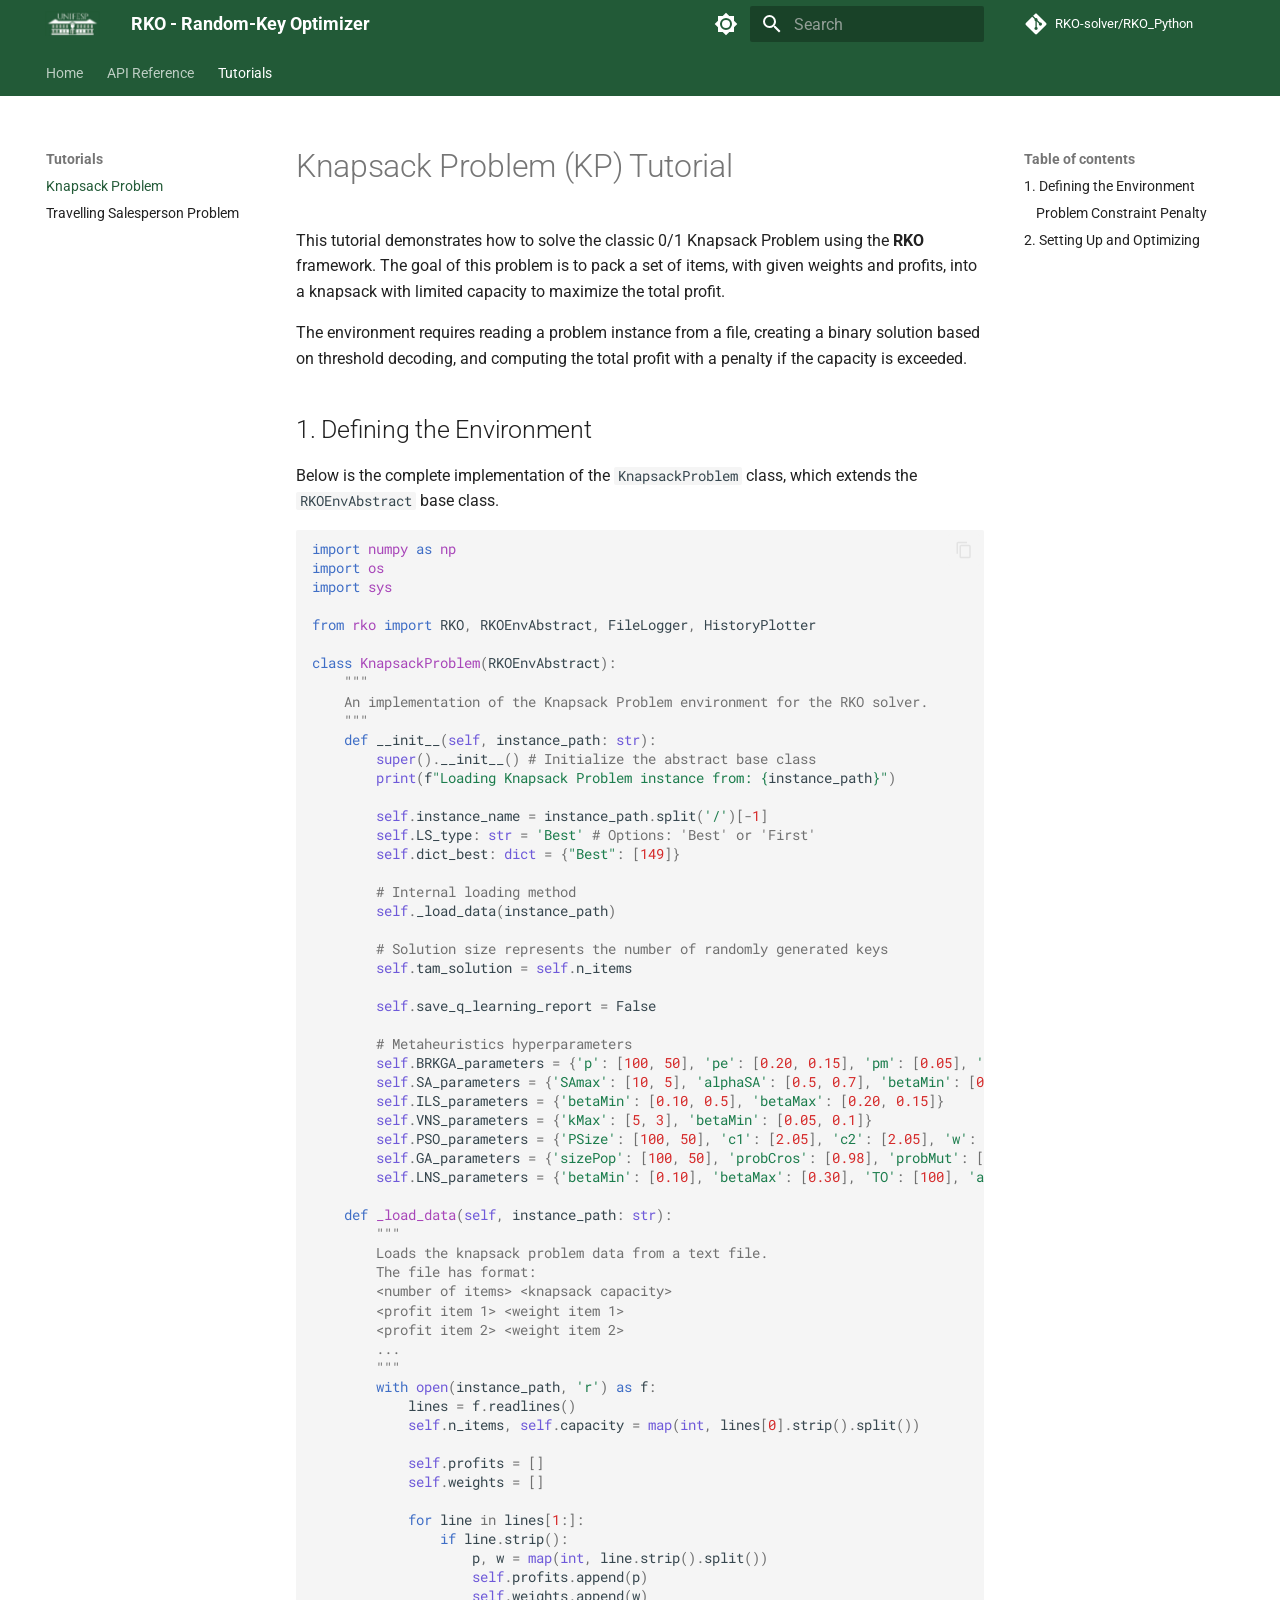
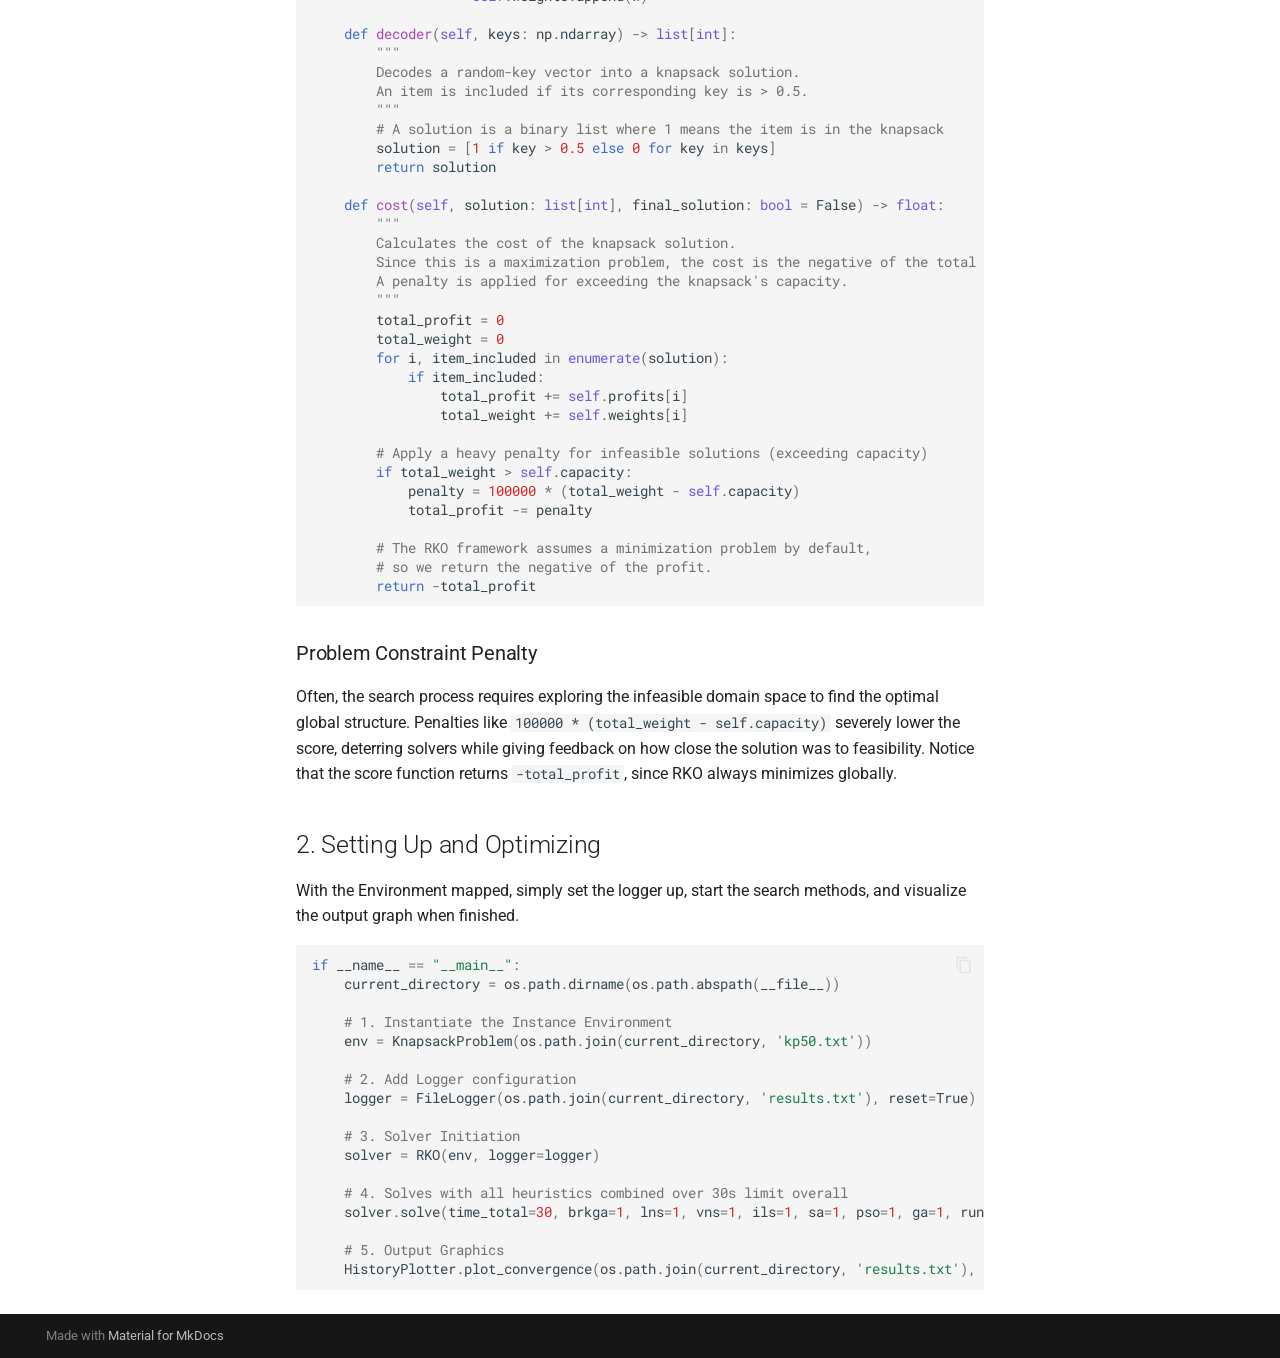
<file: tutorials/knapsack/index.html>
<!doctype html>
<html lang="en" class="no-js">
  <head>
    
      <meta charset="utf-8">
      <meta name="viewport" content="width=device-width,initial-scale=1">
      
        <meta name="description" content="A Python library for Random-Key Optimization (RKO).">
      
      
        <meta name="author" content="Felipe Silvestre Cardoso Roberto & João Assaoka">
      
      
      
        <link rel="prev" href="../../reference/plots/">
      
      
        <link rel="next" href="../tsp/">
      
      
        
      
      
      <link rel="icon" href="../../assets/favicon.png">
      <meta name="generator" content="mkdocs-1.6.1, mkdocs-material-9.7.3">
    
    
      
        <title>Knapsack Problem - RKO - Random-Key Optimizer</title>
      
    
    
      <link rel="stylesheet" href="../../assets/stylesheets/main.484c7ddc.min.css">
      
        
        <link rel="stylesheet" href="../../assets/stylesheets/palette.ab4e12ef.min.css">
      
      


    
    
      
    
    
      
        
        
        <link rel="preconnect" href="https://fonts.gstatic.com" crossorigin>
        <link rel="stylesheet" href="https://fonts.googleapis.com/css?family=Roboto:300,300i,400,400i,700,700i%7CRoboto+Mono:400,400i,700,700i&display=fallback">
        <style>:root{--md-text-font:"Roboto";--md-code-font:"Roboto Mono"}</style>
      
    
    
      <link rel="stylesheet" href="../../assets/_mkdocstrings.css">
    
      <link rel="stylesheet" href="../../stylesheets/extra.css">
    
    <script>__md_scope=new URL("../..",location),__md_hash=e=>[...e].reduce(((e,_)=>(e<<5)-e+_.charCodeAt(0)),0),__md_get=(e,_=localStorage,t=__md_scope)=>JSON.parse(_.getItem(t.pathname+"."+e)),__md_set=(e,_,t=localStorage,a=__md_scope)=>{try{t.setItem(a.pathname+"."+e,JSON.stringify(_))}catch(e){}}</script>
    
      

    
    
  </head>
  
  
    
    
      
    
    
    
    
    <body dir="ltr" data-md-color-scheme="default" data-md-color-primary="custom" data-md-color-accent="custom">
  
    
    <input class="md-toggle" data-md-toggle="drawer" type="checkbox" id="__drawer" autocomplete="off">
    <input class="md-toggle" data-md-toggle="search" type="checkbox" id="__search" autocomplete="off">
    <label class="md-overlay" for="__drawer"></label>
    <div data-md-component="skip">
      
        
        <a href="#knapsack-problem-kp-tutorial" class="md-skip">
          Skip to content
        </a>
      
    </div>
    <div data-md-component="announce">
      
    </div>
    
    
      

<header class="md-header" data-md-component="header">
  <nav class="md-header__inner md-grid" aria-label="Header">
    <a href="../.." title="RKO - Random-Key Optimizer" class="md-header__button md-logo" aria-label="RKO - Random-Key Optimizer" data-md-component="logo">
      
  <img src="../../assets/logo.jpg" alt="logo">

    </a>
    <label class="md-header__button md-icon" for="__drawer">
      
      <svg xmlns="http://www.w3.org/2000/svg" viewBox="0 0 24 24"><path d="M3 6h18v2H3zm0 5h18v2H3zm0 5h18v2H3z"/></svg>
    </label>
    <div class="md-header__title" data-md-component="header-title">
      <div class="md-header__ellipsis">
        <div class="md-header__topic">
          <span class="md-ellipsis">
            RKO - Random-Key Optimizer
          </span>
        </div>
        <div class="md-header__topic" data-md-component="header-topic">
          <span class="md-ellipsis">
            
              Knapsack Problem
            
          </span>
        </div>
      </div>
    </div>
    
      
        <form class="md-header__option" data-md-component="palette">
  
    
    
    
    <input class="md-option" data-md-color-media="" data-md-color-scheme="default" data-md-color-primary="custom" data-md-color-accent="custom"  aria-label="Switch to dark mode"  type="radio" name="__palette" id="__palette_0">
    
      <label class="md-header__button md-icon" title="Switch to dark mode" for="__palette_1" hidden>
        <svg xmlns="http://www.w3.org/2000/svg" viewBox="0 0 24 24"><path d="M12 8a4 4 0 0 0-4 4 4 4 0 0 0 4 4 4 4 0 0 0 4-4 4 4 0 0 0-4-4m0 10a6 6 0 0 1-6-6 6 6 0 0 1 6-6 6 6 0 0 1 6 6 6 6 0 0 1-6 6m8-9.31V4h-4.69L12 .69 8.69 4H4v4.69L.69 12 4 15.31V20h4.69L12 23.31 15.31 20H20v-4.69L23.31 12z"/></svg>
      </label>
    
  
    
    
    
    <input class="md-option" data-md-color-media="" data-md-color-scheme="slate" data-md-color-primary="custom" data-md-color-accent="custom"  aria-label="Switch to light mode"  type="radio" name="__palette" id="__palette_1">
    
      <label class="md-header__button md-icon" title="Switch to light mode" for="__palette_0" hidden>
        <svg xmlns="http://www.w3.org/2000/svg" viewBox="0 0 24 24"><path d="M12 18c-.89 0-1.74-.2-2.5-.55C11.56 16.5 13 14.42 13 12s-1.44-4.5-3.5-5.45C10.26 6.2 11.11 6 12 6a6 6 0 0 1 6 6 6 6 0 0 1-6 6m8-9.31V4h-4.69L12 .69 8.69 4H4v4.69L.69 12 4 15.31V20h4.69L12 23.31 15.31 20H20v-4.69L23.31 12z"/></svg>
      </label>
    
  
</form>
      
    
    
      <script>var palette=__md_get("__palette");if(palette&&palette.color){if("(prefers-color-scheme)"===palette.color.media){var media=matchMedia("(prefers-color-scheme: light)"),input=document.querySelector(media.matches?"[data-md-color-media='(prefers-color-scheme: light)']":"[data-md-color-media='(prefers-color-scheme: dark)']");palette.color.media=input.getAttribute("data-md-color-media"),palette.color.scheme=input.getAttribute("data-md-color-scheme"),palette.color.primary=input.getAttribute("data-md-color-primary"),palette.color.accent=input.getAttribute("data-md-color-accent")}for(var[key,value]of Object.entries(palette.color))document.body.setAttribute("data-md-color-"+key,value)}</script>
    
    
    
      
      
        <label class="md-header__button md-icon" for="__search">
          
          <svg xmlns="http://www.w3.org/2000/svg" viewBox="0 0 24 24"><path d="M9.5 3A6.5 6.5 0 0 1 16 9.5c0 1.61-.59 3.09-1.56 4.23l.27.27h.79l5 5-1.5 1.5-5-5v-.79l-.27-.27A6.52 6.52 0 0 1 9.5 16 6.5 6.5 0 0 1 3 9.5 6.5 6.5 0 0 1 9.5 3m0 2C7 5 5 7 5 9.5S7 14 9.5 14 14 12 14 9.5 12 5 9.5 5"/></svg>
        </label>
        <div class="md-search" data-md-component="search" role="dialog">
  <label class="md-search__overlay" for="__search"></label>
  <div class="md-search__inner" role="search">
    <form class="md-search__form" name="search">
      <input type="text" class="md-search__input" name="query" aria-label="Search" placeholder="Search" autocapitalize="off" autocorrect="off" autocomplete="off" spellcheck="false" data-md-component="search-query" required>
      <label class="md-search__icon md-icon" for="__search">
        
        <svg xmlns="http://www.w3.org/2000/svg" viewBox="0 0 24 24"><path d="M9.5 3A6.5 6.5 0 0 1 16 9.5c0 1.61-.59 3.09-1.56 4.23l.27.27h.79l5 5-1.5 1.5-5-5v-.79l-.27-.27A6.52 6.52 0 0 1 9.5 16 6.5 6.5 0 0 1 3 9.5 6.5 6.5 0 0 1 9.5 3m0 2C7 5 5 7 5 9.5S7 14 9.5 14 14 12 14 9.5 12 5 9.5 5"/></svg>
        
        <svg xmlns="http://www.w3.org/2000/svg" viewBox="0 0 24 24"><path d="M20 11v2H8l5.5 5.5-1.42 1.42L4.16 12l7.92-7.92L13.5 5.5 8 11z"/></svg>
      </label>
      <nav class="md-search__options" aria-label="Search">
        
        <button type="reset" class="md-search__icon md-icon" title="Clear" aria-label="Clear" tabindex="-1">
          
          <svg xmlns="http://www.w3.org/2000/svg" viewBox="0 0 24 24"><path d="M19 6.41 17.59 5 12 10.59 6.41 5 5 6.41 10.59 12 5 17.59 6.41 19 12 13.41 17.59 19 19 17.59 13.41 12z"/></svg>
        </button>
      </nav>
      
        <div class="md-search__suggest" data-md-component="search-suggest"></div>
      
    </form>
    <div class="md-search__output">
      <div class="md-search__scrollwrap" tabindex="0" data-md-scrollfix>
        <div class="md-search-result" data-md-component="search-result">
          <div class="md-search-result__meta">
            Initializing search
          </div>
          <ol class="md-search-result__list" role="presentation"></ol>
        </div>
      </div>
    </div>
  </div>
</div>
      
    
    
      <div class="md-header__source">
        <a href="https://github.com/RKO-solver/RKO_Python" title="Go to repository" class="md-source" data-md-component="source">
  <div class="md-source__icon md-icon">
    
    <svg xmlns="http://www.w3.org/2000/svg" viewBox="0 0 448 512"><!--! Font Awesome Free 7.1.0 by @fontawesome - https://fontawesome.com License - https://fontawesome.com/license/free (Icons: CC BY 4.0, Fonts: SIL OFL 1.1, Code: MIT License) Copyright 2025 Fonticons, Inc.--><path d="M439.6 236.1 244 40.5c-5.4-5.5-12.8-8.5-20.4-8.5s-15 3-20.4 8.4L162.5 81l51.5 51.5c27.1-9.1 52.7 16.8 43.4 43.7l49.7 49.7c34.2-11.8 61.2 31 35.5 56.7-26.5 26.5-70.2-2.9-56-37.3L240.3 199v121.9c25.3 12.5 22.3 41.8 9.1 55-6.4 6.4-15.2 10.1-24.3 10.1s-17.8-3.6-24.3-10.1c-17.6-17.6-11.1-46.9 11.2-56v-123c-20.8-8.5-24.6-30.7-18.6-45L142.6 101 8.5 235.1C3 240.6 0 247.9 0 255.5s3 15 8.5 20.4l195.6 195.7c5.4 5.4 12.7 8.4 20.4 8.4s15-3 20.4-8.4l194.7-194.7c5.4-5.4 8.4-12.8 8.4-20.4s-3-15-8.4-20.4"/></svg>
  </div>
  <div class="md-source__repository">
    RKO-solver/RKO_Python
  </div>
</a>
      </div>
    
  </nav>
  
</header>
    
    <div class="md-container" data-md-component="container">
      
      
        
          
            
<nav class="md-tabs" aria-label="Tabs" data-md-component="tabs">
  <div class="md-grid">
    <ul class="md-tabs__list">
      
        
  
  
  
  
    <li class="md-tabs__item">
      <a href="../.." class="md-tabs__link">
        
  
  
    
  
  Home

      </a>
    </li>
  

      
        
  
  
  
  
    
    
      <li class="md-tabs__item">
        <a href="../../reference/rko/" class="md-tabs__link">
          
  
  
  API Reference

        </a>
      </li>
    
  

      
        
  
  
  
    
  
  
    
    
      <li class="md-tabs__item md-tabs__item--active">
        <a href="./" class="md-tabs__link">
          
  
  
  Tutorials

        </a>
      </li>
    
  

      
    </ul>
  </div>
</nav>
          
        
      
      <main class="md-main" data-md-component="main">
        <div class="md-main__inner md-grid">
          
            
              
              <div class="md-sidebar md-sidebar--primary" data-md-component="sidebar" data-md-type="navigation" >
                <div class="md-sidebar__scrollwrap">
                  <div class="md-sidebar__inner">
                    


  


<nav class="md-nav md-nav--primary md-nav--lifted" aria-label="Navigation" data-md-level="0">
  <label class="md-nav__title" for="__drawer">
    <a href="../.." title="RKO - Random-Key Optimizer" class="md-nav__button md-logo" aria-label="RKO - Random-Key Optimizer" data-md-component="logo">
      
  <img src="../../assets/logo.jpg" alt="logo">

    </a>
    RKO - Random-Key Optimizer
  </label>
  
    <div class="md-nav__source">
      <a href="https://github.com/RKO-solver/RKO_Python" title="Go to repository" class="md-source" data-md-component="source">
  <div class="md-source__icon md-icon">
    
    <svg xmlns="http://www.w3.org/2000/svg" viewBox="0 0 448 512"><!--! Font Awesome Free 7.1.0 by @fontawesome - https://fontawesome.com License - https://fontawesome.com/license/free (Icons: CC BY 4.0, Fonts: SIL OFL 1.1, Code: MIT License) Copyright 2025 Fonticons, Inc.--><path d="M439.6 236.1 244 40.5c-5.4-5.5-12.8-8.5-20.4-8.5s-15 3-20.4 8.4L162.5 81l51.5 51.5c27.1-9.1 52.7 16.8 43.4 43.7l49.7 49.7c34.2-11.8 61.2 31 35.5 56.7-26.5 26.5-70.2-2.9-56-37.3L240.3 199v121.9c25.3 12.5 22.3 41.8 9.1 55-6.4 6.4-15.2 10.1-24.3 10.1s-17.8-3.6-24.3-10.1c-17.6-17.6-11.1-46.9 11.2-56v-123c-20.8-8.5-24.6-30.7-18.6-45L142.6 101 8.5 235.1C3 240.6 0 247.9 0 255.5s3 15 8.5 20.4l195.6 195.7c5.4 5.4 12.7 8.4 20.4 8.4s15-3 20.4-8.4l194.7-194.7c5.4-5.4 8.4-12.8 8.4-20.4s-3-15-8.4-20.4"/></svg>
  </div>
  <div class="md-source__repository">
    RKO-solver/RKO_Python
  </div>
</a>
    </div>
  
  <ul class="md-nav__list" data-md-scrollfix>
    
      
      
  
  
  
  
    <li class="md-nav__item">
      <a href="../.." class="md-nav__link">
        
  
  
  <span class="md-ellipsis">
    
  
    Home
  

    
  </span>
  
  

      </a>
    </li>
  

    
      
      
  
  
  
  
    
    
    
    
      
      
        
      
    
    
    <li class="md-nav__item md-nav__item--nested">
      
        
        
        <input class="md-nav__toggle md-toggle " type="checkbox" id="__nav_2" >
        
          
          <label class="md-nav__link" for="__nav_2" id="__nav_2_label" tabindex="0">
            
  
  
  <span class="md-ellipsis">
    
  
    API Reference
  

    
  </span>
  
  

            <span class="md-nav__icon md-icon"></span>
          </label>
        
        <nav class="md-nav" data-md-level="1" aria-labelledby="__nav_2_label" aria-expanded="false">
          <label class="md-nav__title" for="__nav_2">
            <span class="md-nav__icon md-icon"></span>
            
  
    API Reference
  

          </label>
          <ul class="md-nav__list" data-md-scrollfix>
            
              
                
  
  
  
  
    <li class="md-nav__item">
      <a href="../../reference/rko/" class="md-nav__link">
        
  
  
  <span class="md-ellipsis">
    
  
    RKO
  

    
  </span>
  
  

      </a>
    </li>
  

              
            
              
                
  
  
  
  
    <li class="md-nav__item">
      <a href="../../reference/environment/" class="md-nav__link">
        
  
  
  <span class="md-ellipsis">
    
  
    Environment
  

    
  </span>
  
  

      </a>
    </li>
  

              
            
              
                
  
  
  
  
    <li class="md-nav__item">
      <a href="../../reference/logstrategy/" class="md-nav__link">
        
  
  
  <span class="md-ellipsis">
    
  
    LogStrategy
  

    
  </span>
  
  

      </a>
    </li>
  

              
            
              
                
  
  
  
  
    <li class="md-nav__item">
      <a href="../../reference/plots/" class="md-nav__link">
        
  
  
  <span class="md-ellipsis">
    
  
    Plots
  

    
  </span>
  
  

      </a>
    </li>
  

              
            
          </ul>
        </nav>
      
    </li>
  

    
      
      
  
  
    
  
  
  
    
    
    
    
      
        
        
      
      
        
      
    
    
    <li class="md-nav__item md-nav__item--active md-nav__item--section md-nav__item--nested">
      
        
        
        <input class="md-nav__toggle md-toggle " type="checkbox" id="__nav_3" checked>
        
          
          <label class="md-nav__link" for="__nav_3" id="__nav_3_label" tabindex="">
            
  
  
  <span class="md-ellipsis">
    
  
    Tutorials
  

    
  </span>
  
  

            <span class="md-nav__icon md-icon"></span>
          </label>
        
        <nav class="md-nav" data-md-level="1" aria-labelledby="__nav_3_label" aria-expanded="true">
          <label class="md-nav__title" for="__nav_3">
            <span class="md-nav__icon md-icon"></span>
            
  
    Tutorials
  

          </label>
          <ul class="md-nav__list" data-md-scrollfix>
            
              
                
  
  
    
  
  
  
    <li class="md-nav__item md-nav__item--active">
      
      <input class="md-nav__toggle md-toggle" type="checkbox" id="__toc">
      
      
        
      
      
        <label class="md-nav__link md-nav__link--active" for="__toc">
          
  
  
  <span class="md-ellipsis">
    
  
    Knapsack Problem
  

    
  </span>
  
  

          <span class="md-nav__icon md-icon"></span>
        </label>
      
      <a href="./" class="md-nav__link md-nav__link--active">
        
  
  
  <span class="md-ellipsis">
    
  
    Knapsack Problem
  

    
  </span>
  
  

      </a>
      
        

<nav class="md-nav md-nav--secondary" aria-label="Table of contents">
  
  
  
    
  
  
    <label class="md-nav__title" for="__toc">
      <span class="md-nav__icon md-icon"></span>
      Table of contents
    </label>
    <ul class="md-nav__list" data-md-component="toc" data-md-scrollfix>
      
        <li class="md-nav__item">
  <a href="#1-defining-the-environment" class="md-nav__link">
    <span class="md-ellipsis">
      
        1. Defining the Environment
      
    </span>
  </a>
  
    <nav class="md-nav" aria-label="1. Defining the Environment">
      <ul class="md-nav__list">
        
          <li class="md-nav__item">
  <a href="#problem-constraint-penalty" class="md-nav__link">
    <span class="md-ellipsis">
      
        Problem Constraint Penalty
      
    </span>
  </a>
  
</li>
        
      </ul>
    </nav>
  
</li>
      
        <li class="md-nav__item">
  <a href="#2-setting-up-and-optimizing" class="md-nav__link">
    <span class="md-ellipsis">
      
        2. Setting Up and Optimizing
      
    </span>
  </a>
  
</li>
      
    </ul>
  
</nav>
      
    </li>
  

              
            
              
                
  
  
  
  
    <li class="md-nav__item">
      <a href="../tsp/" class="md-nav__link">
        
  
  
  <span class="md-ellipsis">
    
  
    Travelling Salesperson Problem
  

    
  </span>
  
  

      </a>
    </li>
  

              
            
          </ul>
        </nav>
      
    </li>
  

    
  </ul>
</nav>
                  </div>
                </div>
              </div>
            
            
              
              <div class="md-sidebar md-sidebar--secondary" data-md-component="sidebar" data-md-type="toc" >
                <div class="md-sidebar__scrollwrap">
                  <div class="md-sidebar__inner">
                    

<nav class="md-nav md-nav--secondary" aria-label="Table of contents">
  
  
  
    
  
  
    <label class="md-nav__title" for="__toc">
      <span class="md-nav__icon md-icon"></span>
      Table of contents
    </label>
    <ul class="md-nav__list" data-md-component="toc" data-md-scrollfix>
      
        <li class="md-nav__item">
  <a href="#1-defining-the-environment" class="md-nav__link">
    <span class="md-ellipsis">
      
        1. Defining the Environment
      
    </span>
  </a>
  
    <nav class="md-nav" aria-label="1. Defining the Environment">
      <ul class="md-nav__list">
        
          <li class="md-nav__item">
  <a href="#problem-constraint-penalty" class="md-nav__link">
    <span class="md-ellipsis">
      
        Problem Constraint Penalty
      
    </span>
  </a>
  
</li>
        
      </ul>
    </nav>
  
</li>
      
        <li class="md-nav__item">
  <a href="#2-setting-up-and-optimizing" class="md-nav__link">
    <span class="md-ellipsis">
      
        2. Setting Up and Optimizing
      
    </span>
  </a>
  
</li>
      
    </ul>
  
</nav>
                  </div>
                </div>
              </div>
            
          
          
            <div class="md-content" data-md-component="content">
              
              <article class="md-content__inner md-typeset">
                
                  


  
  


<h1 id="knapsack-problem-kp-tutorial">Knapsack Problem (KP) Tutorial</h1>
<p>This tutorial demonstrates how to solve the classic 0/1 Knapsack Problem using the <strong>RKO</strong> framework. The goal of this problem is to pack a set of items, with given weights and profits, into a knapsack with limited capacity to maximize the total profit.</p>
<p>The environment requires reading a problem instance from a file, creating a binary solution based on threshold decoding, and computing the total profit with a penalty if the capacity is exceeded.</p>
<h2 id="1-defining-the-environment">1. Defining the Environment</h2>
<p>Below is the complete implementation of the <code>KnapsackProblem</code> class, which extends the <code>RKOEnvAbstract</code> base class.</p>
<div class="language-python highlight"><pre><span></span><code><span id="__span-0-1"><a id="__codelineno-0-1" name="__codelineno-0-1" href="#__codelineno-0-1"></a><span class="kn">import</span><span class="w"> </span><span class="nn">numpy</span><span class="w"> </span><span class="k">as</span><span class="w"> </span><span class="nn">np</span>
</span><span id="__span-0-2"><a id="__codelineno-0-2" name="__codelineno-0-2" href="#__codelineno-0-2"></a><span class="kn">import</span><span class="w"> </span><span class="nn">os</span>
</span><span id="__span-0-3"><a id="__codelineno-0-3" name="__codelineno-0-3" href="#__codelineno-0-3"></a><span class="kn">import</span><span class="w"> </span><span class="nn">sys</span>
</span><span id="__span-0-4"><a id="__codelineno-0-4" name="__codelineno-0-4" href="#__codelineno-0-4"></a>
</span><span id="__span-0-5"><a id="__codelineno-0-5" name="__codelineno-0-5" href="#__codelineno-0-5"></a><span class="kn">from</span><span class="w"> </span><span class="nn">rko</span><span class="w"> </span><span class="kn">import</span> <span class="n">RKO</span><span class="p">,</span> <span class="n">RKOEnvAbstract</span><span class="p">,</span> <span class="n">FileLogger</span><span class="p">,</span> <span class="n">HistoryPlotter</span>
</span><span id="__span-0-6"><a id="__codelineno-0-6" name="__codelineno-0-6" href="#__codelineno-0-6"></a>
</span><span id="__span-0-7"><a id="__codelineno-0-7" name="__codelineno-0-7" href="#__codelineno-0-7"></a><span class="k">class</span><span class="w"> </span><span class="nc">KnapsackProblem</span><span class="p">(</span><span class="n">RKOEnvAbstract</span><span class="p">):</span>
</span><span id="__span-0-8"><a id="__codelineno-0-8" name="__codelineno-0-8" href="#__codelineno-0-8"></a><span class="w">    </span><span class="sd">&quot;&quot;&quot;</span>
</span><span id="__span-0-9"><a id="__codelineno-0-9" name="__codelineno-0-9" href="#__codelineno-0-9"></a><span class="sd">    An implementation of the Knapsack Problem environment for the RKO solver.</span>
</span><span id="__span-0-10"><a id="__codelineno-0-10" name="__codelineno-0-10" href="#__codelineno-0-10"></a><span class="sd">    &quot;&quot;&quot;</span>
</span><span id="__span-0-11"><a id="__codelineno-0-11" name="__codelineno-0-11" href="#__codelineno-0-11"></a>    <span class="k">def</span><span class="w"> </span><span class="fm">__init__</span><span class="p">(</span><span class="bp">self</span><span class="p">,</span> <span class="n">instance_path</span><span class="p">:</span> <span class="nb">str</span><span class="p">):</span>
</span><span id="__span-0-12"><a id="__codelineno-0-12" name="__codelineno-0-12" href="#__codelineno-0-12"></a>        <span class="nb">super</span><span class="p">()</span><span class="o">.</span><span class="fm">__init__</span><span class="p">()</span> <span class="c1"># Initialize the abstract base class</span>
</span><span id="__span-0-13"><a id="__codelineno-0-13" name="__codelineno-0-13" href="#__codelineno-0-13"></a>        <span class="nb">print</span><span class="p">(</span><span class="sa">f</span><span class="s2">&quot;Loading Knapsack Problem instance from: </span><span class="si">{</span><span class="n">instance_path</span><span class="si">}</span><span class="s2">&quot;</span><span class="p">)</span>
</span><span id="__span-0-14"><a id="__codelineno-0-14" name="__codelineno-0-14" href="#__codelineno-0-14"></a>
</span><span id="__span-0-15"><a id="__codelineno-0-15" name="__codelineno-0-15" href="#__codelineno-0-15"></a>        <span class="bp">self</span><span class="o">.</span><span class="n">instance_name</span> <span class="o">=</span> <span class="n">instance_path</span><span class="o">.</span><span class="n">split</span><span class="p">(</span><span class="s1">&#39;/&#39;</span><span class="p">)[</span><span class="o">-</span><span class="mi">1</span><span class="p">]</span>
</span><span id="__span-0-16"><a id="__codelineno-0-16" name="__codelineno-0-16" href="#__codelineno-0-16"></a>        <span class="bp">self</span><span class="o">.</span><span class="n">LS_type</span><span class="p">:</span> <span class="nb">str</span> <span class="o">=</span> <span class="s1">&#39;Best&#39;</span> <span class="c1"># Options: &#39;Best&#39; or &#39;First&#39;</span>
</span><span id="__span-0-17"><a id="__codelineno-0-17" name="__codelineno-0-17" href="#__codelineno-0-17"></a>        <span class="bp">self</span><span class="o">.</span><span class="n">dict_best</span><span class="p">:</span> <span class="nb">dict</span> <span class="o">=</span> <span class="p">{</span><span class="s2">&quot;Best&quot;</span><span class="p">:</span> <span class="p">[</span><span class="mi">149</span><span class="p">]}</span>
</span><span id="__span-0-18"><a id="__codelineno-0-18" name="__codelineno-0-18" href="#__codelineno-0-18"></a>
</span><span id="__span-0-19"><a id="__codelineno-0-19" name="__codelineno-0-19" href="#__codelineno-0-19"></a>        <span class="c1"># Internal loading method</span>
</span><span id="__span-0-20"><a id="__codelineno-0-20" name="__codelineno-0-20" href="#__codelineno-0-20"></a>        <span class="bp">self</span><span class="o">.</span><span class="n">_load_data</span><span class="p">(</span><span class="n">instance_path</span><span class="p">)</span>
</span><span id="__span-0-21"><a id="__codelineno-0-21" name="__codelineno-0-21" href="#__codelineno-0-21"></a>
</span><span id="__span-0-22"><a id="__codelineno-0-22" name="__codelineno-0-22" href="#__codelineno-0-22"></a>        <span class="c1"># Solution size represents the number of randomly generated keys</span>
</span><span id="__span-0-23"><a id="__codelineno-0-23" name="__codelineno-0-23" href="#__codelineno-0-23"></a>        <span class="bp">self</span><span class="o">.</span><span class="n">tam_solution</span> <span class="o">=</span> <span class="bp">self</span><span class="o">.</span><span class="n">n_items</span>
</span><span id="__span-0-24"><a id="__codelineno-0-24" name="__codelineno-0-24" href="#__codelineno-0-24"></a>
</span><span id="__span-0-25"><a id="__codelineno-0-25" name="__codelineno-0-25" href="#__codelineno-0-25"></a>        <span class="bp">self</span><span class="o">.</span><span class="n">save_q_learning_report</span> <span class="o">=</span> <span class="kc">False</span>
</span><span id="__span-0-26"><a id="__codelineno-0-26" name="__codelineno-0-26" href="#__codelineno-0-26"></a>
</span><span id="__span-0-27"><a id="__codelineno-0-27" name="__codelineno-0-27" href="#__codelineno-0-27"></a>        <span class="c1"># Metaheuristics hyperparameters</span>
</span><span id="__span-0-28"><a id="__codelineno-0-28" name="__codelineno-0-28" href="#__codelineno-0-28"></a>        <span class="bp">self</span><span class="o">.</span><span class="n">BRKGA_parameters</span> <span class="o">=</span> <span class="p">{</span><span class="s1">&#39;p&#39;</span><span class="p">:</span> <span class="p">[</span><span class="mi">100</span><span class="p">,</span> <span class="mi">50</span><span class="p">],</span> <span class="s1">&#39;pe&#39;</span><span class="p">:</span> <span class="p">[</span><span class="mf">0.20</span><span class="p">,</span> <span class="mf">0.15</span><span class="p">],</span> <span class="s1">&#39;pm&#39;</span><span class="p">:</span> <span class="p">[</span><span class="mf">0.05</span><span class="p">],</span> <span class="s1">&#39;rhoe&#39;</span><span class="p">:</span> <span class="p">[</span><span class="mf">0.70</span><span class="p">]}</span>
</span><span id="__span-0-29"><a id="__codelineno-0-29" name="__codelineno-0-29" href="#__codelineno-0-29"></a>        <span class="bp">self</span><span class="o">.</span><span class="n">SA_parameters</span> <span class="o">=</span> <span class="p">{</span><span class="s1">&#39;SAmax&#39;</span><span class="p">:</span> <span class="p">[</span><span class="mi">10</span><span class="p">,</span> <span class="mi">5</span><span class="p">],</span> <span class="s1">&#39;alphaSA&#39;</span><span class="p">:</span> <span class="p">[</span><span class="mf">0.5</span><span class="p">,</span> <span class="mf">0.7</span><span class="p">],</span> <span class="s1">&#39;betaMin&#39;</span><span class="p">:</span> <span class="p">[</span><span class="mf">0.01</span><span class="p">,</span> <span class="mf">0.03</span><span class="p">],</span> <span class="s1">&#39;betaMax&#39;</span><span class="p">:</span> <span class="p">[</span><span class="mf">0.05</span><span class="p">,</span> <span class="mf">0.1</span><span class="p">],</span> <span class="s1">&#39;T0&#39;</span><span class="p">:</span> <span class="p">[</span><span class="mi">10</span><span class="p">]}</span>
</span><span id="__span-0-30"><a id="__codelineno-0-30" name="__codelineno-0-30" href="#__codelineno-0-30"></a>        <span class="bp">self</span><span class="o">.</span><span class="n">ILS_parameters</span> <span class="o">=</span> <span class="p">{</span><span class="s1">&#39;betaMin&#39;</span><span class="p">:</span> <span class="p">[</span><span class="mf">0.10</span><span class="p">,</span> <span class="mf">0.5</span><span class="p">],</span> <span class="s1">&#39;betaMax&#39;</span><span class="p">:</span> <span class="p">[</span><span class="mf">0.20</span><span class="p">,</span> <span class="mf">0.15</span><span class="p">]}</span>
</span><span id="__span-0-31"><a id="__codelineno-0-31" name="__codelineno-0-31" href="#__codelineno-0-31"></a>        <span class="bp">self</span><span class="o">.</span><span class="n">VNS_parameters</span> <span class="o">=</span> <span class="p">{</span><span class="s1">&#39;kMax&#39;</span><span class="p">:</span> <span class="p">[</span><span class="mi">5</span><span class="p">,</span> <span class="mi">3</span><span class="p">],</span> <span class="s1">&#39;betaMin&#39;</span><span class="p">:</span> <span class="p">[</span><span class="mf">0.05</span><span class="p">,</span> <span class="mf">0.1</span><span class="p">]}</span>
</span><span id="__span-0-32"><a id="__codelineno-0-32" name="__codelineno-0-32" href="#__codelineno-0-32"></a>        <span class="bp">self</span><span class="o">.</span><span class="n">PSO_parameters</span> <span class="o">=</span> <span class="p">{</span><span class="s1">&#39;PSize&#39;</span><span class="p">:</span> <span class="p">[</span><span class="mi">100</span><span class="p">,</span> <span class="mi">50</span><span class="p">],</span> <span class="s1">&#39;c1&#39;</span><span class="p">:</span> <span class="p">[</span><span class="mf">2.05</span><span class="p">],</span> <span class="s1">&#39;c2&#39;</span><span class="p">:</span> <span class="p">[</span><span class="mf">2.05</span><span class="p">],</span> <span class="s1">&#39;w&#39;</span><span class="p">:</span> <span class="p">[</span><span class="mf">0.73</span><span class="p">]}</span>
</span><span id="__span-0-33"><a id="__codelineno-0-33" name="__codelineno-0-33" href="#__codelineno-0-33"></a>        <span class="bp">self</span><span class="o">.</span><span class="n">GA_parameters</span> <span class="o">=</span> <span class="p">{</span><span class="s1">&#39;sizePop&#39;</span><span class="p">:</span> <span class="p">[</span><span class="mi">100</span><span class="p">,</span> <span class="mi">50</span><span class="p">],</span> <span class="s1">&#39;probCros&#39;</span><span class="p">:</span> <span class="p">[</span><span class="mf">0.98</span><span class="p">],</span> <span class="s1">&#39;probMut&#39;</span><span class="p">:</span> <span class="p">[</span><span class="mf">0.005</span><span class="p">,</span> <span class="mf">0.01</span><span class="p">]}</span>
</span><span id="__span-0-34"><a id="__codelineno-0-34" name="__codelineno-0-34" href="#__codelineno-0-34"></a>        <span class="bp">self</span><span class="o">.</span><span class="n">LNS_parameters</span> <span class="o">=</span> <span class="p">{</span><span class="s1">&#39;betaMin&#39;</span><span class="p">:</span> <span class="p">[</span><span class="mf">0.10</span><span class="p">],</span> <span class="s1">&#39;betaMax&#39;</span><span class="p">:</span> <span class="p">[</span><span class="mf">0.30</span><span class="p">],</span> <span class="s1">&#39;TO&#39;</span><span class="p">:</span> <span class="p">[</span><span class="mi">100</span><span class="p">],</span> <span class="s1">&#39;alphaLNS&#39;</span><span class="p">:</span> <span class="p">[</span><span class="mf">0.95</span><span class="p">,</span> <span class="mf">0.9</span><span class="p">]}</span>
</span><span id="__span-0-35"><a id="__codelineno-0-35" name="__codelineno-0-35" href="#__codelineno-0-35"></a>
</span><span id="__span-0-36"><a id="__codelineno-0-36" name="__codelineno-0-36" href="#__codelineno-0-36"></a>    <span class="k">def</span><span class="w"> </span><span class="nf">_load_data</span><span class="p">(</span><span class="bp">self</span><span class="p">,</span> <span class="n">instance_path</span><span class="p">:</span> <span class="nb">str</span><span class="p">):</span>
</span><span id="__span-0-37"><a id="__codelineno-0-37" name="__codelineno-0-37" href="#__codelineno-0-37"></a><span class="w">        </span><span class="sd">&quot;&quot;&quot;</span>
</span><span id="__span-0-38"><a id="__codelineno-0-38" name="__codelineno-0-38" href="#__codelineno-0-38"></a><span class="sd">        Loads the knapsack problem data from a text file.</span>
</span><span id="__span-0-39"><a id="__codelineno-0-39" name="__codelineno-0-39" href="#__codelineno-0-39"></a><span class="sd">        The file has format:</span>
</span><span id="__span-0-40"><a id="__codelineno-0-40" name="__codelineno-0-40" href="#__codelineno-0-40"></a><span class="sd">        &lt;number of items&gt; &lt;knapsack capacity&gt;</span>
</span><span id="__span-0-41"><a id="__codelineno-0-41" name="__codelineno-0-41" href="#__codelineno-0-41"></a><span class="sd">        &lt;profit item 1&gt; &lt;weight item 1&gt;</span>
</span><span id="__span-0-42"><a id="__codelineno-0-42" name="__codelineno-0-42" href="#__codelineno-0-42"></a><span class="sd">        &lt;profit item 2&gt; &lt;weight item 2&gt;</span>
</span><span id="__span-0-43"><a id="__codelineno-0-43" name="__codelineno-0-43" href="#__codelineno-0-43"></a><span class="sd">        ...</span>
</span><span id="__span-0-44"><a id="__codelineno-0-44" name="__codelineno-0-44" href="#__codelineno-0-44"></a><span class="sd">        &quot;&quot;&quot;</span>
</span><span id="__span-0-45"><a id="__codelineno-0-45" name="__codelineno-0-45" href="#__codelineno-0-45"></a>        <span class="k">with</span> <span class="nb">open</span><span class="p">(</span><span class="n">instance_path</span><span class="p">,</span> <span class="s1">&#39;r&#39;</span><span class="p">)</span> <span class="k">as</span> <span class="n">f</span><span class="p">:</span>
</span><span id="__span-0-46"><a id="__codelineno-0-46" name="__codelineno-0-46" href="#__codelineno-0-46"></a>            <span class="n">lines</span> <span class="o">=</span> <span class="n">f</span><span class="o">.</span><span class="n">readlines</span><span class="p">()</span>
</span><span id="__span-0-47"><a id="__codelineno-0-47" name="__codelineno-0-47" href="#__codelineno-0-47"></a>            <span class="bp">self</span><span class="o">.</span><span class="n">n_items</span><span class="p">,</span> <span class="bp">self</span><span class="o">.</span><span class="n">capacity</span> <span class="o">=</span> <span class="nb">map</span><span class="p">(</span><span class="nb">int</span><span class="p">,</span> <span class="n">lines</span><span class="p">[</span><span class="mi">0</span><span class="p">]</span><span class="o">.</span><span class="n">strip</span><span class="p">()</span><span class="o">.</span><span class="n">split</span><span class="p">())</span>
</span><span id="__span-0-48"><a id="__codelineno-0-48" name="__codelineno-0-48" href="#__codelineno-0-48"></a>
</span><span id="__span-0-49"><a id="__codelineno-0-49" name="__codelineno-0-49" href="#__codelineno-0-49"></a>            <span class="bp">self</span><span class="o">.</span><span class="n">profits</span> <span class="o">=</span> <span class="p">[]</span>
</span><span id="__span-0-50"><a id="__codelineno-0-50" name="__codelineno-0-50" href="#__codelineno-0-50"></a>            <span class="bp">self</span><span class="o">.</span><span class="n">weights</span> <span class="o">=</span> <span class="p">[]</span>
</span><span id="__span-0-51"><a id="__codelineno-0-51" name="__codelineno-0-51" href="#__codelineno-0-51"></a>
</span><span id="__span-0-52"><a id="__codelineno-0-52" name="__codelineno-0-52" href="#__codelineno-0-52"></a>            <span class="k">for</span> <span class="n">line</span> <span class="ow">in</span> <span class="n">lines</span><span class="p">[</span><span class="mi">1</span><span class="p">:]:</span>
</span><span id="__span-0-53"><a id="__codelineno-0-53" name="__codelineno-0-53" href="#__codelineno-0-53"></a>                <span class="k">if</span> <span class="n">line</span><span class="o">.</span><span class="n">strip</span><span class="p">():</span> 
</span><span id="__span-0-54"><a id="__codelineno-0-54" name="__codelineno-0-54" href="#__codelineno-0-54"></a>                    <span class="n">p</span><span class="p">,</span> <span class="n">w</span> <span class="o">=</span> <span class="nb">map</span><span class="p">(</span><span class="nb">int</span><span class="p">,</span> <span class="n">line</span><span class="o">.</span><span class="n">strip</span><span class="p">()</span><span class="o">.</span><span class="n">split</span><span class="p">())</span>
</span><span id="__span-0-55"><a id="__codelineno-0-55" name="__codelineno-0-55" href="#__codelineno-0-55"></a>                    <span class="bp">self</span><span class="o">.</span><span class="n">profits</span><span class="o">.</span><span class="n">append</span><span class="p">(</span><span class="n">p</span><span class="p">)</span>
</span><span id="__span-0-56"><a id="__codelineno-0-56" name="__codelineno-0-56" href="#__codelineno-0-56"></a>                    <span class="bp">self</span><span class="o">.</span><span class="n">weights</span><span class="o">.</span><span class="n">append</span><span class="p">(</span><span class="n">w</span><span class="p">)</span>
</span><span id="__span-0-57"><a id="__codelineno-0-57" name="__codelineno-0-57" href="#__codelineno-0-57"></a>
</span><span id="__span-0-58"><a id="__codelineno-0-58" name="__codelineno-0-58" href="#__codelineno-0-58"></a>    <span class="k">def</span><span class="w"> </span><span class="nf">decoder</span><span class="p">(</span><span class="bp">self</span><span class="p">,</span> <span class="n">keys</span><span class="p">:</span> <span class="n">np</span><span class="o">.</span><span class="n">ndarray</span><span class="p">)</span> <span class="o">-&gt;</span> <span class="nb">list</span><span class="p">[</span><span class="nb">int</span><span class="p">]:</span>
</span><span id="__span-0-59"><a id="__codelineno-0-59" name="__codelineno-0-59" href="#__codelineno-0-59"></a><span class="w">        </span><span class="sd">&quot;&quot;&quot;</span>
</span><span id="__span-0-60"><a id="__codelineno-0-60" name="__codelineno-0-60" href="#__codelineno-0-60"></a><span class="sd">        Decodes a random-key vector into a knapsack solution.</span>
</span><span id="__span-0-61"><a id="__codelineno-0-61" name="__codelineno-0-61" href="#__codelineno-0-61"></a><span class="sd">        An item is included if its corresponding key is &gt; 0.5.</span>
</span><span id="__span-0-62"><a id="__codelineno-0-62" name="__codelineno-0-62" href="#__codelineno-0-62"></a><span class="sd">        &quot;&quot;&quot;</span>
</span><span id="__span-0-63"><a id="__codelineno-0-63" name="__codelineno-0-63" href="#__codelineno-0-63"></a>        <span class="c1"># A solution is a binary list where 1 means the item is in the knapsack</span>
</span><span id="__span-0-64"><a id="__codelineno-0-64" name="__codelineno-0-64" href="#__codelineno-0-64"></a>        <span class="n">solution</span> <span class="o">=</span> <span class="p">[</span><span class="mi">1</span> <span class="k">if</span> <span class="n">key</span> <span class="o">&gt;</span> <span class="mf">0.5</span> <span class="k">else</span> <span class="mi">0</span> <span class="k">for</span> <span class="n">key</span> <span class="ow">in</span> <span class="n">keys</span><span class="p">]</span>
</span><span id="__span-0-65"><a id="__codelineno-0-65" name="__codelineno-0-65" href="#__codelineno-0-65"></a>        <span class="k">return</span> <span class="n">solution</span>
</span><span id="__span-0-66"><a id="__codelineno-0-66" name="__codelineno-0-66" href="#__codelineno-0-66"></a>
</span><span id="__span-0-67"><a id="__codelineno-0-67" name="__codelineno-0-67" href="#__codelineno-0-67"></a>    <span class="k">def</span><span class="w"> </span><span class="nf">cost</span><span class="p">(</span><span class="bp">self</span><span class="p">,</span> <span class="n">solution</span><span class="p">:</span> <span class="nb">list</span><span class="p">[</span><span class="nb">int</span><span class="p">],</span> <span class="n">final_solution</span><span class="p">:</span> <span class="nb">bool</span> <span class="o">=</span> <span class="kc">False</span><span class="p">)</span> <span class="o">-&gt;</span> <span class="nb">float</span><span class="p">:</span>
</span><span id="__span-0-68"><a id="__codelineno-0-68" name="__codelineno-0-68" href="#__codelineno-0-68"></a><span class="w">        </span><span class="sd">&quot;&quot;&quot;</span>
</span><span id="__span-0-69"><a id="__codelineno-0-69" name="__codelineno-0-69" href="#__codelineno-0-69"></a><span class="sd">        Calculates the cost of the knapsack solution.</span>
</span><span id="__span-0-70"><a id="__codelineno-0-70" name="__codelineno-0-70" href="#__codelineno-0-70"></a><span class="sd">        Since this is a maximization problem, the cost is the negative of the total profit.</span>
</span><span id="__span-0-71"><a id="__codelineno-0-71" name="__codelineno-0-71" href="#__codelineno-0-71"></a><span class="sd">        A penalty is applied for exceeding the knapsack&#39;s capacity.</span>
</span><span id="__span-0-72"><a id="__codelineno-0-72" name="__codelineno-0-72" href="#__codelineno-0-72"></a><span class="sd">        &quot;&quot;&quot;</span>
</span><span id="__span-0-73"><a id="__codelineno-0-73" name="__codelineno-0-73" href="#__codelineno-0-73"></a>        <span class="n">total_profit</span> <span class="o">=</span> <span class="mi">0</span>
</span><span id="__span-0-74"><a id="__codelineno-0-74" name="__codelineno-0-74" href="#__codelineno-0-74"></a>        <span class="n">total_weight</span> <span class="o">=</span> <span class="mi">0</span>
</span><span id="__span-0-75"><a id="__codelineno-0-75" name="__codelineno-0-75" href="#__codelineno-0-75"></a>        <span class="k">for</span> <span class="n">i</span><span class="p">,</span> <span class="n">item_included</span> <span class="ow">in</span> <span class="nb">enumerate</span><span class="p">(</span><span class="n">solution</span><span class="p">):</span>
</span><span id="__span-0-76"><a id="__codelineno-0-76" name="__codelineno-0-76" href="#__codelineno-0-76"></a>            <span class="k">if</span> <span class="n">item_included</span><span class="p">:</span>
</span><span id="__span-0-77"><a id="__codelineno-0-77" name="__codelineno-0-77" href="#__codelineno-0-77"></a>                <span class="n">total_profit</span> <span class="o">+=</span> <span class="bp">self</span><span class="o">.</span><span class="n">profits</span><span class="p">[</span><span class="n">i</span><span class="p">]</span>
</span><span id="__span-0-78"><a id="__codelineno-0-78" name="__codelineno-0-78" href="#__codelineno-0-78"></a>                <span class="n">total_weight</span> <span class="o">+=</span> <span class="bp">self</span><span class="o">.</span><span class="n">weights</span><span class="p">[</span><span class="n">i</span><span class="p">]</span>
</span><span id="__span-0-79"><a id="__codelineno-0-79" name="__codelineno-0-79" href="#__codelineno-0-79"></a>
</span><span id="__span-0-80"><a id="__codelineno-0-80" name="__codelineno-0-80" href="#__codelineno-0-80"></a>        <span class="c1"># Apply a heavy penalty for infeasible solutions (exceeding capacity)</span>
</span><span id="__span-0-81"><a id="__codelineno-0-81" name="__codelineno-0-81" href="#__codelineno-0-81"></a>        <span class="k">if</span> <span class="n">total_weight</span> <span class="o">&gt;</span> <span class="bp">self</span><span class="o">.</span><span class="n">capacity</span><span class="p">:</span>
</span><span id="__span-0-82"><a id="__codelineno-0-82" name="__codelineno-0-82" href="#__codelineno-0-82"></a>            <span class="n">penalty</span> <span class="o">=</span> <span class="mi">100000</span> <span class="o">*</span> <span class="p">(</span><span class="n">total_weight</span> <span class="o">-</span> <span class="bp">self</span><span class="o">.</span><span class="n">capacity</span><span class="p">)</span>
</span><span id="__span-0-83"><a id="__codelineno-0-83" name="__codelineno-0-83" href="#__codelineno-0-83"></a>            <span class="n">total_profit</span> <span class="o">-=</span> <span class="n">penalty</span>
</span><span id="__span-0-84"><a id="__codelineno-0-84" name="__codelineno-0-84" href="#__codelineno-0-84"></a>
</span><span id="__span-0-85"><a id="__codelineno-0-85" name="__codelineno-0-85" href="#__codelineno-0-85"></a>        <span class="c1"># The RKO framework assumes a minimization problem by default,</span>
</span><span id="__span-0-86"><a id="__codelineno-0-86" name="__codelineno-0-86" href="#__codelineno-0-86"></a>        <span class="c1"># so we return the negative of the profit.</span>
</span><span id="__span-0-87"><a id="__codelineno-0-87" name="__codelineno-0-87" href="#__codelineno-0-87"></a>        <span class="k">return</span> <span class="o">-</span><span class="n">total_profit</span>
</span></code></pre></div>
<h3 id="problem-constraint-penalty">Problem Constraint Penalty</h3>
<p>Often, the search process requires exploring the infeasible domain space to find the optimal global structure. Penalties like <code>100000 * (total_weight - self.capacity)</code> severely lower the score, deterring solvers while giving feedback on how close the solution was to feasibility. Notice that the score function returns <code>-total_profit</code>, since RKO always minimizes globally.</p>
<h2 id="2-setting-up-and-optimizing">2. Setting Up and Optimizing</h2>
<p>With the Environment mapped, simply set the logger up, start the search methods, and visualize the output graph when finished.</p>
<div class="language-python highlight"><pre><span></span><code><span id="__span-1-1"><a id="__codelineno-1-1" name="__codelineno-1-1" href="#__codelineno-1-1"></a><span class="k">if</span> <span class="vm">__name__</span> <span class="o">==</span> <span class="s2">&quot;__main__&quot;</span><span class="p">:</span>
</span><span id="__span-1-2"><a id="__codelineno-1-2" name="__codelineno-1-2" href="#__codelineno-1-2"></a>    <span class="n">current_directory</span> <span class="o">=</span> <span class="n">os</span><span class="o">.</span><span class="n">path</span><span class="o">.</span><span class="n">dirname</span><span class="p">(</span><span class="n">os</span><span class="o">.</span><span class="n">path</span><span class="o">.</span><span class="n">abspath</span><span class="p">(</span><span class="vm">__file__</span><span class="p">))</span>
</span><span id="__span-1-3"><a id="__codelineno-1-3" name="__codelineno-1-3" href="#__codelineno-1-3"></a>
</span><span id="__span-1-4"><a id="__codelineno-1-4" name="__codelineno-1-4" href="#__codelineno-1-4"></a>    <span class="c1"># 1. Instantiate the Instance Environment</span>
</span><span id="__span-1-5"><a id="__codelineno-1-5" name="__codelineno-1-5" href="#__codelineno-1-5"></a>    <span class="n">env</span> <span class="o">=</span> <span class="n">KnapsackProblem</span><span class="p">(</span><span class="n">os</span><span class="o">.</span><span class="n">path</span><span class="o">.</span><span class="n">join</span><span class="p">(</span><span class="n">current_directory</span><span class="p">,</span> <span class="s1">&#39;kp50.txt&#39;</span><span class="p">))</span>
</span><span id="__span-1-6"><a id="__codelineno-1-6" name="__codelineno-1-6" href="#__codelineno-1-6"></a>
</span><span id="__span-1-7"><a id="__codelineno-1-7" name="__codelineno-1-7" href="#__codelineno-1-7"></a>    <span class="c1"># 2. Add Logger configuration</span>
</span><span id="__span-1-8"><a id="__codelineno-1-8" name="__codelineno-1-8" href="#__codelineno-1-8"></a>    <span class="n">logger</span> <span class="o">=</span> <span class="n">FileLogger</span><span class="p">(</span><span class="n">os</span><span class="o">.</span><span class="n">path</span><span class="o">.</span><span class="n">join</span><span class="p">(</span><span class="n">current_directory</span><span class="p">,</span> <span class="s1">&#39;results.txt&#39;</span><span class="p">),</span> <span class="n">reset</span><span class="o">=</span><span class="kc">True</span><span class="p">)</span>
</span><span id="__span-1-9"><a id="__codelineno-1-9" name="__codelineno-1-9" href="#__codelineno-1-9"></a>
</span><span id="__span-1-10"><a id="__codelineno-1-10" name="__codelineno-1-10" href="#__codelineno-1-10"></a>    <span class="c1"># 3. Solver Initiation</span>
</span><span id="__span-1-11"><a id="__codelineno-1-11" name="__codelineno-1-11" href="#__codelineno-1-11"></a>    <span class="n">solver</span> <span class="o">=</span> <span class="n">RKO</span><span class="p">(</span><span class="n">env</span><span class="p">,</span> <span class="n">logger</span><span class="o">=</span><span class="n">logger</span><span class="p">)</span>
</span><span id="__span-1-12"><a id="__codelineno-1-12" name="__codelineno-1-12" href="#__codelineno-1-12"></a>
</span><span id="__span-1-13"><a id="__codelineno-1-13" name="__codelineno-1-13" href="#__codelineno-1-13"></a>    <span class="c1"># 4. Solves with all heuristics combined over 30s limit overall</span>
</span><span id="__span-1-14"><a id="__codelineno-1-14" name="__codelineno-1-14" href="#__codelineno-1-14"></a>    <span class="n">solver</span><span class="o">.</span><span class="n">solve</span><span class="p">(</span><span class="n">time_total</span><span class="o">=</span><span class="mi">30</span><span class="p">,</span> <span class="n">brkga</span><span class="o">=</span><span class="mi">1</span><span class="p">,</span> <span class="n">lns</span><span class="o">=</span><span class="mi">1</span><span class="p">,</span> <span class="n">vns</span><span class="o">=</span><span class="mi">1</span><span class="p">,</span> <span class="n">ils</span><span class="o">=</span><span class="mi">1</span><span class="p">,</span> <span class="n">sa</span><span class="o">=</span><span class="mi">1</span><span class="p">,</span> <span class="n">pso</span><span class="o">=</span><span class="mi">1</span><span class="p">,</span> <span class="n">ga</span><span class="o">=</span><span class="mi">1</span><span class="p">,</span> <span class="n">runs</span><span class="o">=</span><span class="mi">2</span><span class="p">)</span>
</span><span id="__span-1-15"><a id="__codelineno-1-15" name="__codelineno-1-15" href="#__codelineno-1-15"></a>
</span><span id="__span-1-16"><a id="__codelineno-1-16" name="__codelineno-1-16" href="#__codelineno-1-16"></a>    <span class="c1"># 5. Output Graphics</span>
</span><span id="__span-1-17"><a id="__codelineno-1-17" name="__codelineno-1-17" href="#__codelineno-1-17"></a>    <span class="n">HistoryPlotter</span><span class="o">.</span><span class="n">plot_convergence</span><span class="p">(</span><span class="n">os</span><span class="o">.</span><span class="n">path</span><span class="o">.</span><span class="n">join</span><span class="p">(</span><span class="n">current_directory</span><span class="p">,</span> <span class="s1">&#39;results.txt&#39;</span><span class="p">),</span> <span class="n">run_number</span><span class="o">=</span><span class="mi">1</span><span class="p">)</span><span class="o">.</span><span class="n">show</span><span class="p">()</span>
</span></code></pre></div>












                
              </article>
            </div>
          
          
<script>var target=document.getElementById(location.hash.slice(1));target&&target.name&&(target.checked=target.name.startsWith("__tabbed_"))</script>
        </div>
        
          <button type="button" class="md-top md-icon" data-md-component="top" hidden>
  
  <svg xmlns="http://www.w3.org/2000/svg" viewBox="0 0 24 24"><path d="M13 20h-2V8l-5.5 5.5-1.42-1.42L12 4.16l7.92 7.92-1.42 1.42L13 8z"/></svg>
  Back to top
</button>
        
      </main>
      
        <footer class="md-footer">
  
  <div class="md-footer-meta md-typeset">
    <div class="md-footer-meta__inner md-grid">
      <div class="md-copyright">
  
  
    Made with
    <a href="https://squidfunk.github.io/mkdocs-material/" target="_blank" rel="noopener">
      Material for MkDocs
    </a>
  
</div>
      
    </div>
  </div>
</footer>
      
    </div>
    <div class="md-dialog" data-md-component="dialog">
      <div class="md-dialog__inner md-typeset"></div>
    </div>
    
    
    
      
      
      <script id="__config" type="application/json">{"annotate": null, "base": "../..", "features": ["navigation.tabs", "navigation.sections", "navigation.top", "search.suggest", "search.highlight", "content.code.copy"], "search": "../../assets/javascripts/workers/search.2c215733.min.js", "tags": null, "translations": {"clipboard.copied": "Copied to clipboard", "clipboard.copy": "Copy to clipboard", "search.result.more.one": "1 more on this page", "search.result.more.other": "# more on this page", "search.result.none": "No matching documents", "search.result.one": "1 matching document", "search.result.other": "# matching documents", "search.result.placeholder": "Type to start searching", "search.result.term.missing": "Missing", "select.version": "Select version"}, "version": null}</script>
    
    
      <script src="../../assets/javascripts/bundle.79ae519e.min.js"></script>
      
    
  </body>
</html>
</file>
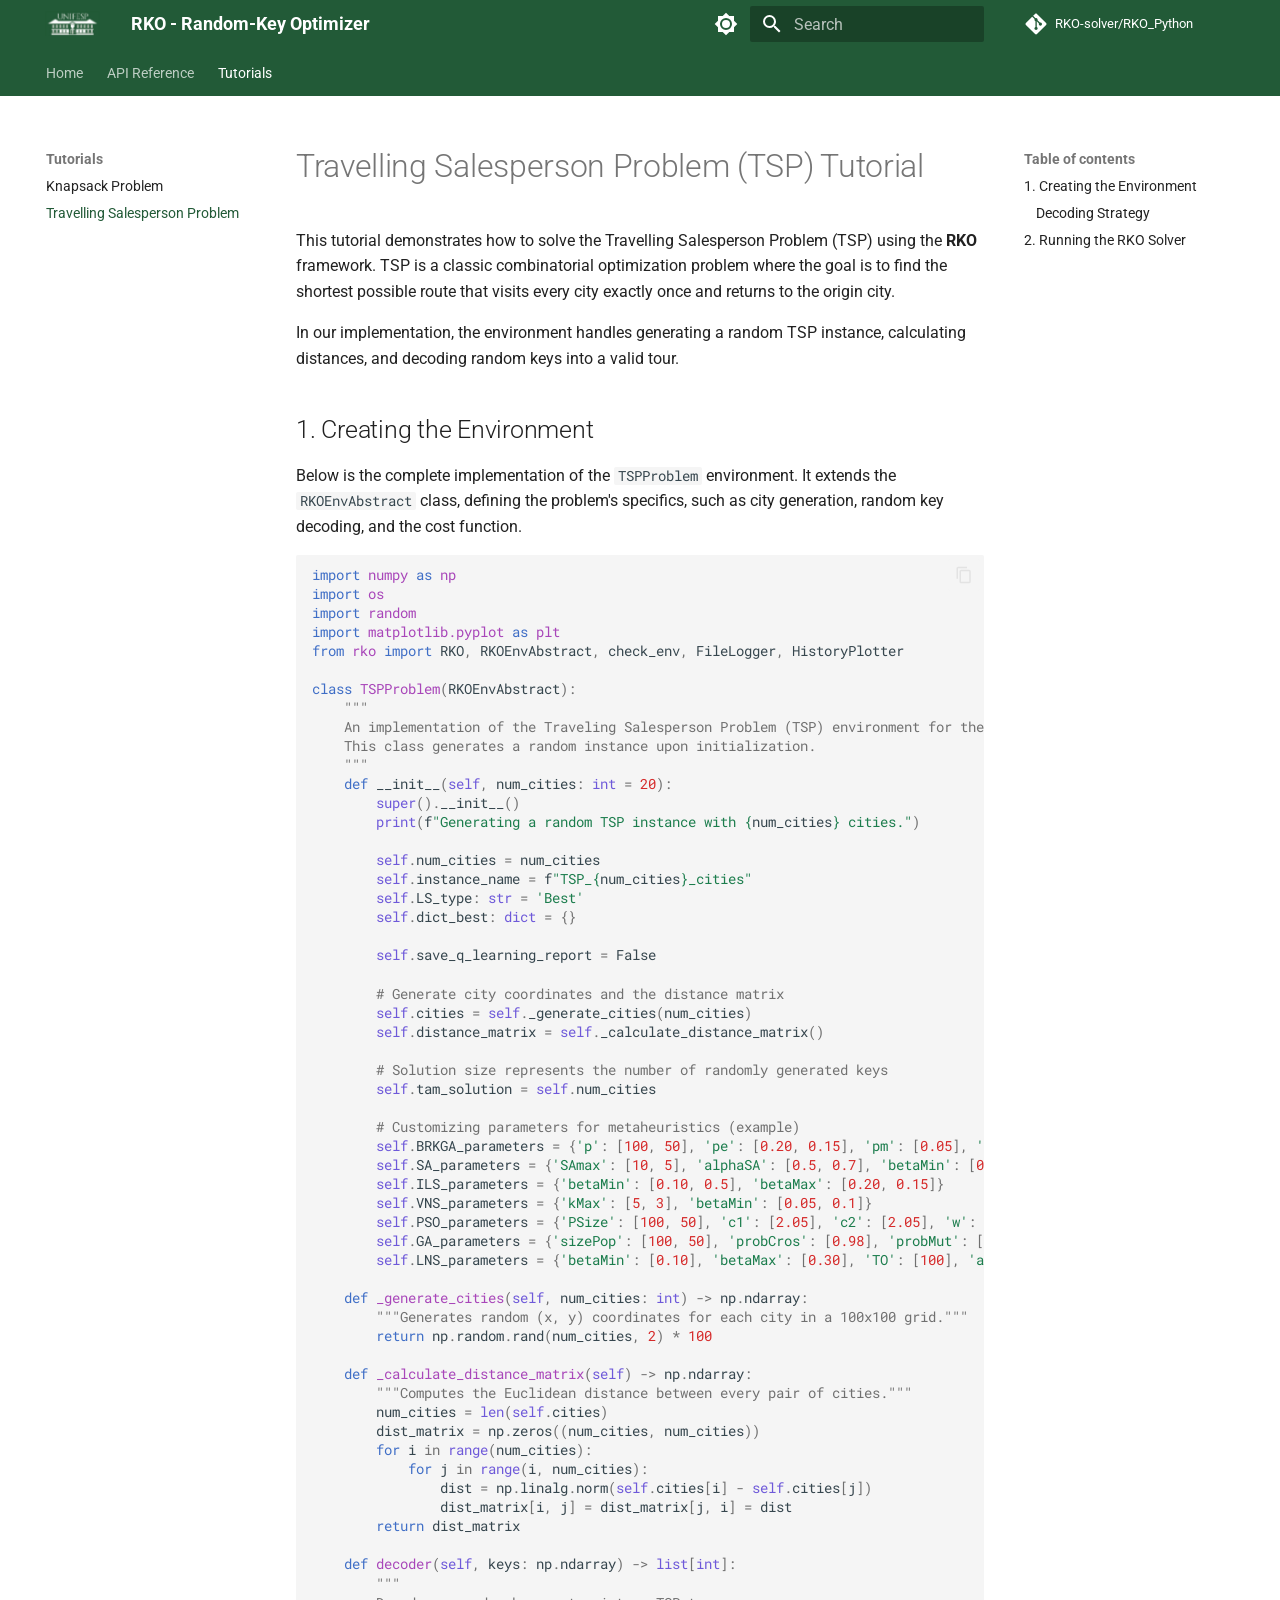
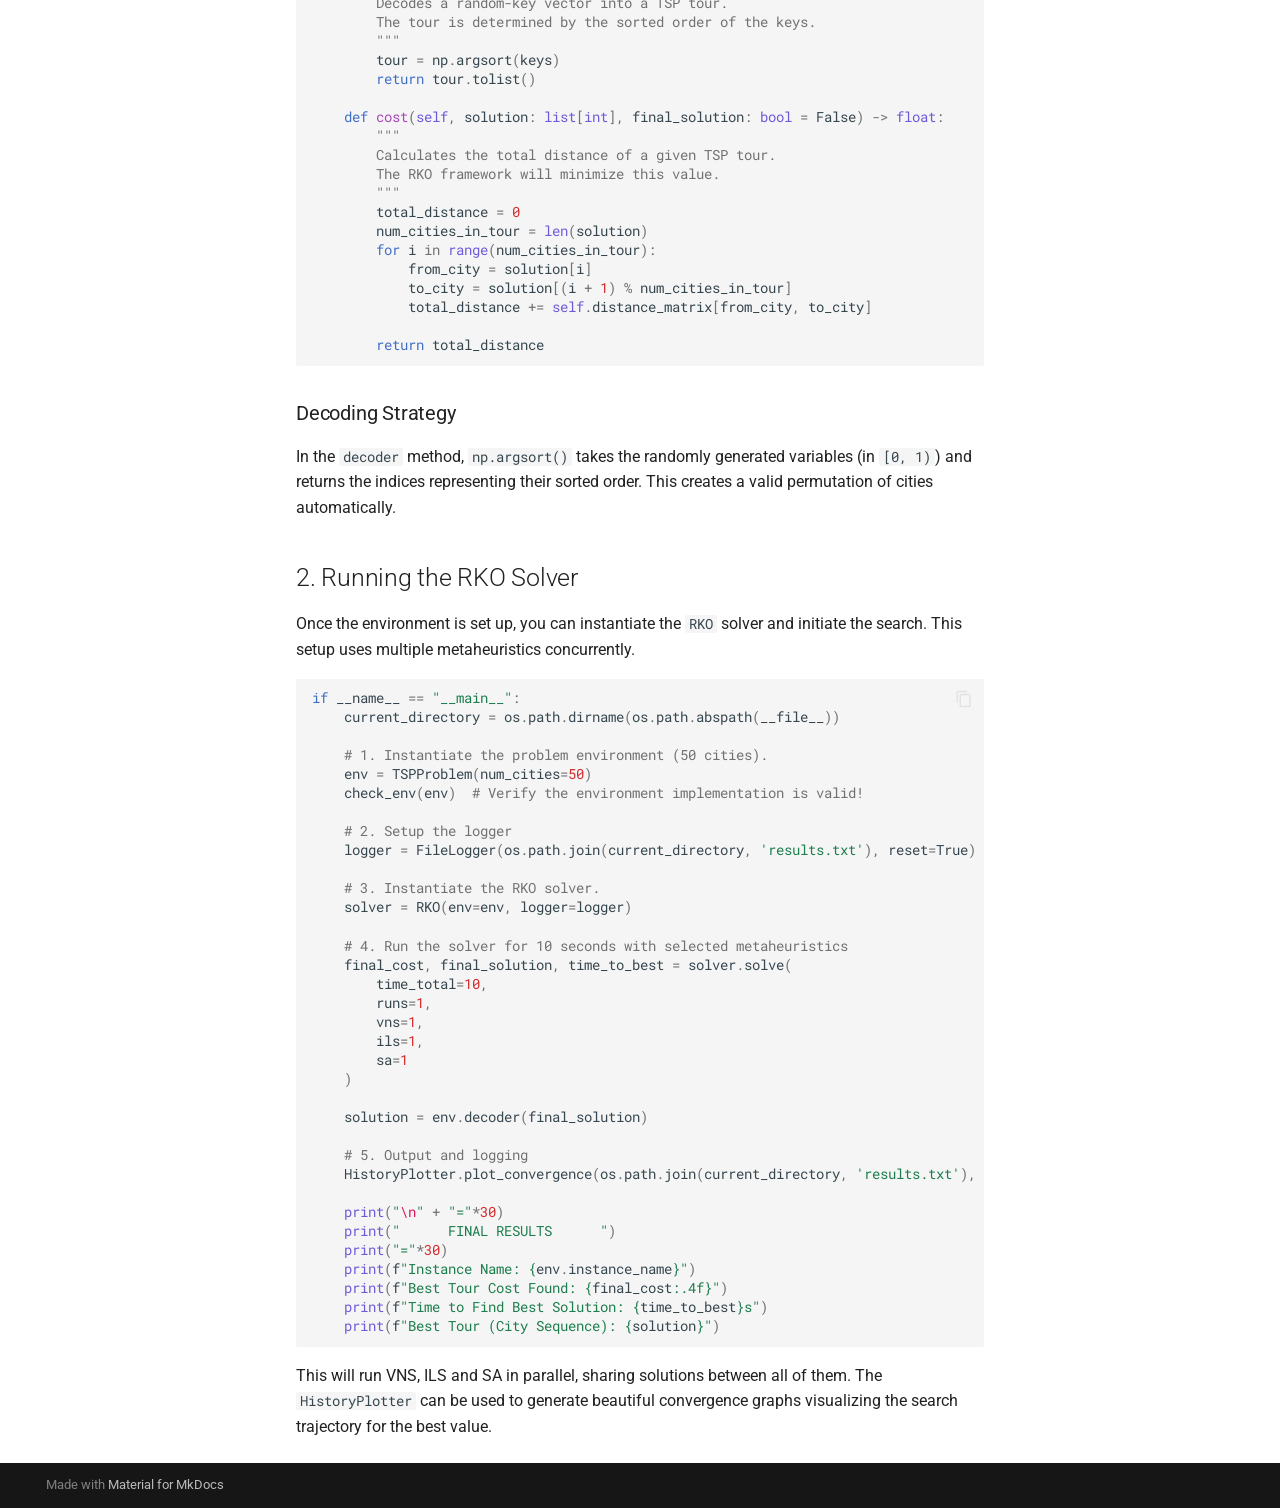
<file: tutorials/tsp/index.html>
<!doctype html>
<html lang="en" class="no-js">
  <head>
    
      <meta charset="utf-8">
      <meta name="viewport" content="width=device-width,initial-scale=1">
      
        <meta name="description" content="A Python library for Random-Key Optimization (RKO).">
      
      
        <meta name="author" content="Felipe Silvestre Cardoso Roberto & João Assaoka">
      
      
      
        <link rel="prev" href="../knapsack/">
      
      
      
        
      
      
      <link rel="icon" href="../../assets/favicon.png">
      <meta name="generator" content="mkdocs-1.6.1, mkdocs-material-9.7.3">
    
    
      
        <title>Travelling Salesperson Problem - RKO - Random-Key Optimizer</title>
      
    
    
      <link rel="stylesheet" href="../../assets/stylesheets/main.484c7ddc.min.css">
      
        
        <link rel="stylesheet" href="../../assets/stylesheets/palette.ab4e12ef.min.css">
      
      


    
    
      
    
    
      
        
        
        <link rel="preconnect" href="https://fonts.gstatic.com" crossorigin>
        <link rel="stylesheet" href="https://fonts.googleapis.com/css?family=Roboto:300,300i,400,400i,700,700i%7CRoboto+Mono:400,400i,700,700i&display=fallback">
        <style>:root{--md-text-font:"Roboto";--md-code-font:"Roboto Mono"}</style>
      
    
    
      <link rel="stylesheet" href="../../assets/_mkdocstrings.css">
    
      <link rel="stylesheet" href="../../stylesheets/extra.css">
    
    <script>__md_scope=new URL("../..",location),__md_hash=e=>[...e].reduce(((e,_)=>(e<<5)-e+_.charCodeAt(0)),0),__md_get=(e,_=localStorage,t=__md_scope)=>JSON.parse(_.getItem(t.pathname+"."+e)),__md_set=(e,_,t=localStorage,a=__md_scope)=>{try{t.setItem(a.pathname+"."+e,JSON.stringify(_))}catch(e){}}</script>
    
      

    
    
  </head>
  
  
    
    
      
    
    
    
    
    <body dir="ltr" data-md-color-scheme="default" data-md-color-primary="custom" data-md-color-accent="custom">
  
    
    <input class="md-toggle" data-md-toggle="drawer" type="checkbox" id="__drawer" autocomplete="off">
    <input class="md-toggle" data-md-toggle="search" type="checkbox" id="__search" autocomplete="off">
    <label class="md-overlay" for="__drawer"></label>
    <div data-md-component="skip">
      
        
        <a href="#travelling-salesperson-problem-tsp-tutorial" class="md-skip">
          Skip to content
        </a>
      
    </div>
    <div data-md-component="announce">
      
    </div>
    
    
      

<header class="md-header" data-md-component="header">
  <nav class="md-header__inner md-grid" aria-label="Header">
    <a href="../.." title="RKO - Random-Key Optimizer" class="md-header__button md-logo" aria-label="RKO - Random-Key Optimizer" data-md-component="logo">
      
  <img src="../../assets/logo.jpg" alt="logo">

    </a>
    <label class="md-header__button md-icon" for="__drawer">
      
      <svg xmlns="http://www.w3.org/2000/svg" viewBox="0 0 24 24"><path d="M3 6h18v2H3zm0 5h18v2H3zm0 5h18v2H3z"/></svg>
    </label>
    <div class="md-header__title" data-md-component="header-title">
      <div class="md-header__ellipsis">
        <div class="md-header__topic">
          <span class="md-ellipsis">
            RKO - Random-Key Optimizer
          </span>
        </div>
        <div class="md-header__topic" data-md-component="header-topic">
          <span class="md-ellipsis">
            
              Travelling Salesperson Problem
            
          </span>
        </div>
      </div>
    </div>
    
      
        <form class="md-header__option" data-md-component="palette">
  
    
    
    
    <input class="md-option" data-md-color-media="" data-md-color-scheme="default" data-md-color-primary="custom" data-md-color-accent="custom"  aria-label="Switch to dark mode"  type="radio" name="__palette" id="__palette_0">
    
      <label class="md-header__button md-icon" title="Switch to dark mode" for="__palette_1" hidden>
        <svg xmlns="http://www.w3.org/2000/svg" viewBox="0 0 24 24"><path d="M12 8a4 4 0 0 0-4 4 4 4 0 0 0 4 4 4 4 0 0 0 4-4 4 4 0 0 0-4-4m0 10a6 6 0 0 1-6-6 6 6 0 0 1 6-6 6 6 0 0 1 6 6 6 6 0 0 1-6 6m8-9.31V4h-4.69L12 .69 8.69 4H4v4.69L.69 12 4 15.31V20h4.69L12 23.31 15.31 20H20v-4.69L23.31 12z"/></svg>
      </label>
    
  
    
    
    
    <input class="md-option" data-md-color-media="" data-md-color-scheme="slate" data-md-color-primary="custom" data-md-color-accent="custom"  aria-label="Switch to light mode"  type="radio" name="__palette" id="__palette_1">
    
      <label class="md-header__button md-icon" title="Switch to light mode" for="__palette_0" hidden>
        <svg xmlns="http://www.w3.org/2000/svg" viewBox="0 0 24 24"><path d="M12 18c-.89 0-1.74-.2-2.5-.55C11.56 16.5 13 14.42 13 12s-1.44-4.5-3.5-5.45C10.26 6.2 11.11 6 12 6a6 6 0 0 1 6 6 6 6 0 0 1-6 6m8-9.31V4h-4.69L12 .69 8.69 4H4v4.69L.69 12 4 15.31V20h4.69L12 23.31 15.31 20H20v-4.69L23.31 12z"/></svg>
      </label>
    
  
</form>
      
    
    
      <script>var palette=__md_get("__palette");if(palette&&palette.color){if("(prefers-color-scheme)"===palette.color.media){var media=matchMedia("(prefers-color-scheme: light)"),input=document.querySelector(media.matches?"[data-md-color-media='(prefers-color-scheme: light)']":"[data-md-color-media='(prefers-color-scheme: dark)']");palette.color.media=input.getAttribute("data-md-color-media"),palette.color.scheme=input.getAttribute("data-md-color-scheme"),palette.color.primary=input.getAttribute("data-md-color-primary"),palette.color.accent=input.getAttribute("data-md-color-accent")}for(var[key,value]of Object.entries(palette.color))document.body.setAttribute("data-md-color-"+key,value)}</script>
    
    
    
      
      
        <label class="md-header__button md-icon" for="__search">
          
          <svg xmlns="http://www.w3.org/2000/svg" viewBox="0 0 24 24"><path d="M9.5 3A6.5 6.5 0 0 1 16 9.5c0 1.61-.59 3.09-1.56 4.23l.27.27h.79l5 5-1.5 1.5-5-5v-.79l-.27-.27A6.52 6.52 0 0 1 9.5 16 6.5 6.5 0 0 1 3 9.5 6.5 6.5 0 0 1 9.5 3m0 2C7 5 5 7 5 9.5S7 14 9.5 14 14 12 14 9.5 12 5 9.5 5"/></svg>
        </label>
        <div class="md-search" data-md-component="search" role="dialog">
  <label class="md-search__overlay" for="__search"></label>
  <div class="md-search__inner" role="search">
    <form class="md-search__form" name="search">
      <input type="text" class="md-search__input" name="query" aria-label="Search" placeholder="Search" autocapitalize="off" autocorrect="off" autocomplete="off" spellcheck="false" data-md-component="search-query" required>
      <label class="md-search__icon md-icon" for="__search">
        
        <svg xmlns="http://www.w3.org/2000/svg" viewBox="0 0 24 24"><path d="M9.5 3A6.5 6.5 0 0 1 16 9.5c0 1.61-.59 3.09-1.56 4.23l.27.27h.79l5 5-1.5 1.5-5-5v-.79l-.27-.27A6.52 6.52 0 0 1 9.5 16 6.5 6.5 0 0 1 3 9.5 6.5 6.5 0 0 1 9.5 3m0 2C7 5 5 7 5 9.5S7 14 9.5 14 14 12 14 9.5 12 5 9.5 5"/></svg>
        
        <svg xmlns="http://www.w3.org/2000/svg" viewBox="0 0 24 24"><path d="M20 11v2H8l5.5 5.5-1.42 1.42L4.16 12l7.92-7.92L13.5 5.5 8 11z"/></svg>
      </label>
      <nav class="md-search__options" aria-label="Search">
        
        <button type="reset" class="md-search__icon md-icon" title="Clear" aria-label="Clear" tabindex="-1">
          
          <svg xmlns="http://www.w3.org/2000/svg" viewBox="0 0 24 24"><path d="M19 6.41 17.59 5 12 10.59 6.41 5 5 6.41 10.59 12 5 17.59 6.41 19 12 13.41 17.59 19 19 17.59 13.41 12z"/></svg>
        </button>
      </nav>
      
        <div class="md-search__suggest" data-md-component="search-suggest"></div>
      
    </form>
    <div class="md-search__output">
      <div class="md-search__scrollwrap" tabindex="0" data-md-scrollfix>
        <div class="md-search-result" data-md-component="search-result">
          <div class="md-search-result__meta">
            Initializing search
          </div>
          <ol class="md-search-result__list" role="presentation"></ol>
        </div>
      </div>
    </div>
  </div>
</div>
      
    
    
      <div class="md-header__source">
        <a href="https://github.com/RKO-solver/RKO_Python" title="Go to repository" class="md-source" data-md-component="source">
  <div class="md-source__icon md-icon">
    
    <svg xmlns="http://www.w3.org/2000/svg" viewBox="0 0 448 512"><!--! Font Awesome Free 7.1.0 by @fontawesome - https://fontawesome.com License - https://fontawesome.com/license/free (Icons: CC BY 4.0, Fonts: SIL OFL 1.1, Code: MIT License) Copyright 2025 Fonticons, Inc.--><path d="M439.6 236.1 244 40.5c-5.4-5.5-12.8-8.5-20.4-8.5s-15 3-20.4 8.4L162.5 81l51.5 51.5c27.1-9.1 52.7 16.8 43.4 43.7l49.7 49.7c34.2-11.8 61.2 31 35.5 56.7-26.5 26.5-70.2-2.9-56-37.3L240.3 199v121.9c25.3 12.5 22.3 41.8 9.1 55-6.4 6.4-15.2 10.1-24.3 10.1s-17.8-3.6-24.3-10.1c-17.6-17.6-11.1-46.9 11.2-56v-123c-20.8-8.5-24.6-30.7-18.6-45L142.6 101 8.5 235.1C3 240.6 0 247.9 0 255.5s3 15 8.5 20.4l195.6 195.7c5.4 5.4 12.7 8.4 20.4 8.4s15-3 20.4-8.4l194.7-194.7c5.4-5.4 8.4-12.8 8.4-20.4s-3-15-8.4-20.4"/></svg>
  </div>
  <div class="md-source__repository">
    RKO-solver/RKO_Python
  </div>
</a>
      </div>
    
  </nav>
  
</header>
    
    <div class="md-container" data-md-component="container">
      
      
        
          
            
<nav class="md-tabs" aria-label="Tabs" data-md-component="tabs">
  <div class="md-grid">
    <ul class="md-tabs__list">
      
        
  
  
  
  
    <li class="md-tabs__item">
      <a href="../.." class="md-tabs__link">
        
  
  
    
  
  Home

      </a>
    </li>
  

      
        
  
  
  
  
    
    
      <li class="md-tabs__item">
        <a href="../../reference/rko/" class="md-tabs__link">
          
  
  
  API Reference

        </a>
      </li>
    
  

      
        
  
  
  
    
  
  
    
    
      <li class="md-tabs__item md-tabs__item--active">
        <a href="../knapsack/" class="md-tabs__link">
          
  
  
  Tutorials

        </a>
      </li>
    
  

      
    </ul>
  </div>
</nav>
          
        
      
      <main class="md-main" data-md-component="main">
        <div class="md-main__inner md-grid">
          
            
              
              <div class="md-sidebar md-sidebar--primary" data-md-component="sidebar" data-md-type="navigation" >
                <div class="md-sidebar__scrollwrap">
                  <div class="md-sidebar__inner">
                    


  


<nav class="md-nav md-nav--primary md-nav--lifted" aria-label="Navigation" data-md-level="0">
  <label class="md-nav__title" for="__drawer">
    <a href="../.." title="RKO - Random-Key Optimizer" class="md-nav__button md-logo" aria-label="RKO - Random-Key Optimizer" data-md-component="logo">
      
  <img src="../../assets/logo.jpg" alt="logo">

    </a>
    RKO - Random-Key Optimizer
  </label>
  
    <div class="md-nav__source">
      <a href="https://github.com/RKO-solver/RKO_Python" title="Go to repository" class="md-source" data-md-component="source">
  <div class="md-source__icon md-icon">
    
    <svg xmlns="http://www.w3.org/2000/svg" viewBox="0 0 448 512"><!--! Font Awesome Free 7.1.0 by @fontawesome - https://fontawesome.com License - https://fontawesome.com/license/free (Icons: CC BY 4.0, Fonts: SIL OFL 1.1, Code: MIT License) Copyright 2025 Fonticons, Inc.--><path d="M439.6 236.1 244 40.5c-5.4-5.5-12.8-8.5-20.4-8.5s-15 3-20.4 8.4L162.5 81l51.5 51.5c27.1-9.1 52.7 16.8 43.4 43.7l49.7 49.7c34.2-11.8 61.2 31 35.5 56.7-26.5 26.5-70.2-2.9-56-37.3L240.3 199v121.9c25.3 12.5 22.3 41.8 9.1 55-6.4 6.4-15.2 10.1-24.3 10.1s-17.8-3.6-24.3-10.1c-17.6-17.6-11.1-46.9 11.2-56v-123c-20.8-8.5-24.6-30.7-18.6-45L142.6 101 8.5 235.1C3 240.6 0 247.9 0 255.5s3 15 8.5 20.4l195.6 195.7c5.4 5.4 12.7 8.4 20.4 8.4s15-3 20.4-8.4l194.7-194.7c5.4-5.4 8.4-12.8 8.4-20.4s-3-15-8.4-20.4"/></svg>
  </div>
  <div class="md-source__repository">
    RKO-solver/RKO_Python
  </div>
</a>
    </div>
  
  <ul class="md-nav__list" data-md-scrollfix>
    
      
      
  
  
  
  
    <li class="md-nav__item">
      <a href="../.." class="md-nav__link">
        
  
  
  <span class="md-ellipsis">
    
  
    Home
  

    
  </span>
  
  

      </a>
    </li>
  

    
      
      
  
  
  
  
    
    
    
    
      
      
        
      
    
    
    <li class="md-nav__item md-nav__item--nested">
      
        
        
        <input class="md-nav__toggle md-toggle " type="checkbox" id="__nav_2" >
        
          
          <label class="md-nav__link" for="__nav_2" id="__nav_2_label" tabindex="0">
            
  
  
  <span class="md-ellipsis">
    
  
    API Reference
  

    
  </span>
  
  

            <span class="md-nav__icon md-icon"></span>
          </label>
        
        <nav class="md-nav" data-md-level="1" aria-labelledby="__nav_2_label" aria-expanded="false">
          <label class="md-nav__title" for="__nav_2">
            <span class="md-nav__icon md-icon"></span>
            
  
    API Reference
  

          </label>
          <ul class="md-nav__list" data-md-scrollfix>
            
              
                
  
  
  
  
    <li class="md-nav__item">
      <a href="../../reference/rko/" class="md-nav__link">
        
  
  
  <span class="md-ellipsis">
    
  
    RKO
  

    
  </span>
  
  

      </a>
    </li>
  

              
            
              
                
  
  
  
  
    <li class="md-nav__item">
      <a href="../../reference/environment/" class="md-nav__link">
        
  
  
  <span class="md-ellipsis">
    
  
    Environment
  

    
  </span>
  
  

      </a>
    </li>
  

              
            
              
                
  
  
  
  
    <li class="md-nav__item">
      <a href="../../reference/logstrategy/" class="md-nav__link">
        
  
  
  <span class="md-ellipsis">
    
  
    LogStrategy
  

    
  </span>
  
  

      </a>
    </li>
  

              
            
              
                
  
  
  
  
    <li class="md-nav__item">
      <a href="../../reference/plots/" class="md-nav__link">
        
  
  
  <span class="md-ellipsis">
    
  
    Plots
  

    
  </span>
  
  

      </a>
    </li>
  

              
            
          </ul>
        </nav>
      
    </li>
  

    
      
      
  
  
    
  
  
  
    
    
    
    
      
        
        
      
      
        
      
    
    
    <li class="md-nav__item md-nav__item--active md-nav__item--section md-nav__item--nested">
      
        
        
        <input class="md-nav__toggle md-toggle " type="checkbox" id="__nav_3" checked>
        
          
          <label class="md-nav__link" for="__nav_3" id="__nav_3_label" tabindex="">
            
  
  
  <span class="md-ellipsis">
    
  
    Tutorials
  

    
  </span>
  
  

            <span class="md-nav__icon md-icon"></span>
          </label>
        
        <nav class="md-nav" data-md-level="1" aria-labelledby="__nav_3_label" aria-expanded="true">
          <label class="md-nav__title" for="__nav_3">
            <span class="md-nav__icon md-icon"></span>
            
  
    Tutorials
  

          </label>
          <ul class="md-nav__list" data-md-scrollfix>
            
              
                
  
  
  
  
    <li class="md-nav__item">
      <a href="../knapsack/" class="md-nav__link">
        
  
  
  <span class="md-ellipsis">
    
  
    Knapsack Problem
  

    
  </span>
  
  

      </a>
    </li>
  

              
            
              
                
  
  
    
  
  
  
    <li class="md-nav__item md-nav__item--active">
      
      <input class="md-nav__toggle md-toggle" type="checkbox" id="__toc">
      
      
        
      
      
        <label class="md-nav__link md-nav__link--active" for="__toc">
          
  
  
  <span class="md-ellipsis">
    
  
    Travelling Salesperson Problem
  

    
  </span>
  
  

          <span class="md-nav__icon md-icon"></span>
        </label>
      
      <a href="./" class="md-nav__link md-nav__link--active">
        
  
  
  <span class="md-ellipsis">
    
  
    Travelling Salesperson Problem
  

    
  </span>
  
  

      </a>
      
        

<nav class="md-nav md-nav--secondary" aria-label="Table of contents">
  
  
  
    
  
  
    <label class="md-nav__title" for="__toc">
      <span class="md-nav__icon md-icon"></span>
      Table of contents
    </label>
    <ul class="md-nav__list" data-md-component="toc" data-md-scrollfix>
      
        <li class="md-nav__item">
  <a href="#1-creating-the-environment" class="md-nav__link">
    <span class="md-ellipsis">
      
        1. Creating the Environment
      
    </span>
  </a>
  
    <nav class="md-nav" aria-label="1. Creating the Environment">
      <ul class="md-nav__list">
        
          <li class="md-nav__item">
  <a href="#decoding-strategy" class="md-nav__link">
    <span class="md-ellipsis">
      
        Decoding Strategy
      
    </span>
  </a>
  
</li>
        
      </ul>
    </nav>
  
</li>
      
        <li class="md-nav__item">
  <a href="#2-running-the-rko-solver" class="md-nav__link">
    <span class="md-ellipsis">
      
        2. Running the RKO Solver
      
    </span>
  </a>
  
</li>
      
    </ul>
  
</nav>
      
    </li>
  

              
            
          </ul>
        </nav>
      
    </li>
  

    
  </ul>
</nav>
                  </div>
                </div>
              </div>
            
            
              
              <div class="md-sidebar md-sidebar--secondary" data-md-component="sidebar" data-md-type="toc" >
                <div class="md-sidebar__scrollwrap">
                  <div class="md-sidebar__inner">
                    

<nav class="md-nav md-nav--secondary" aria-label="Table of contents">
  
  
  
    
  
  
    <label class="md-nav__title" for="__toc">
      <span class="md-nav__icon md-icon"></span>
      Table of contents
    </label>
    <ul class="md-nav__list" data-md-component="toc" data-md-scrollfix>
      
        <li class="md-nav__item">
  <a href="#1-creating-the-environment" class="md-nav__link">
    <span class="md-ellipsis">
      
        1. Creating the Environment
      
    </span>
  </a>
  
    <nav class="md-nav" aria-label="1. Creating the Environment">
      <ul class="md-nav__list">
        
          <li class="md-nav__item">
  <a href="#decoding-strategy" class="md-nav__link">
    <span class="md-ellipsis">
      
        Decoding Strategy
      
    </span>
  </a>
  
</li>
        
      </ul>
    </nav>
  
</li>
      
        <li class="md-nav__item">
  <a href="#2-running-the-rko-solver" class="md-nav__link">
    <span class="md-ellipsis">
      
        2. Running the RKO Solver
      
    </span>
  </a>
  
</li>
      
    </ul>
  
</nav>
                  </div>
                </div>
              </div>
            
          
          
            <div class="md-content" data-md-component="content">
              
              <article class="md-content__inner md-typeset">
                
                  


  
  


<h1 id="travelling-salesperson-problem-tsp-tutorial">Travelling Salesperson Problem (TSP) Tutorial</h1>
<p>This tutorial demonstrates how to solve the Travelling Salesperson Problem (TSP) using the <strong>RKO</strong> framework. TSP is a classic combinatorial optimization problem where the goal is to find the shortest possible route that visits every city exactly once and returns to the origin city.</p>
<p>In our implementation, the environment handles generating a random TSP instance, calculating distances, and decoding random keys into a valid tour.</p>
<h2 id="1-creating-the-environment">1. Creating the Environment</h2>
<p>Below is the complete implementation of the <code>TSPProblem</code> environment. It extends the <code>RKOEnvAbstract</code> class, defining the problem's specifics, such as city generation, random key decoding, and the cost function.</p>
<div class="language-python highlight"><pre><span></span><code><span id="__span-0-1"><a id="__codelineno-0-1" name="__codelineno-0-1" href="#__codelineno-0-1"></a><span class="kn">import</span><span class="w"> </span><span class="nn">numpy</span><span class="w"> </span><span class="k">as</span><span class="w"> </span><span class="nn">np</span>
</span><span id="__span-0-2"><a id="__codelineno-0-2" name="__codelineno-0-2" href="#__codelineno-0-2"></a><span class="kn">import</span><span class="w"> </span><span class="nn">os</span>
</span><span id="__span-0-3"><a id="__codelineno-0-3" name="__codelineno-0-3" href="#__codelineno-0-3"></a><span class="kn">import</span><span class="w"> </span><span class="nn">random</span>
</span><span id="__span-0-4"><a id="__codelineno-0-4" name="__codelineno-0-4" href="#__codelineno-0-4"></a><span class="kn">import</span><span class="w"> </span><span class="nn">matplotlib.pyplot</span><span class="w"> </span><span class="k">as</span><span class="w"> </span><span class="nn">plt</span>
</span><span id="__span-0-5"><a id="__codelineno-0-5" name="__codelineno-0-5" href="#__codelineno-0-5"></a><span class="kn">from</span><span class="w"> </span><span class="nn">rko</span><span class="w"> </span><span class="kn">import</span> <span class="n">RKO</span><span class="p">,</span> <span class="n">RKOEnvAbstract</span><span class="p">,</span> <span class="n">check_env</span><span class="p">,</span> <span class="n">FileLogger</span><span class="p">,</span> <span class="n">HistoryPlotter</span>
</span><span id="__span-0-6"><a id="__codelineno-0-6" name="__codelineno-0-6" href="#__codelineno-0-6"></a>
</span><span id="__span-0-7"><a id="__codelineno-0-7" name="__codelineno-0-7" href="#__codelineno-0-7"></a><span class="k">class</span><span class="w"> </span><span class="nc">TSPProblem</span><span class="p">(</span><span class="n">RKOEnvAbstract</span><span class="p">):</span>
</span><span id="__span-0-8"><a id="__codelineno-0-8" name="__codelineno-0-8" href="#__codelineno-0-8"></a><span class="w">    </span><span class="sd">&quot;&quot;&quot;</span>
</span><span id="__span-0-9"><a id="__codelineno-0-9" name="__codelineno-0-9" href="#__codelineno-0-9"></a><span class="sd">    An implementation of the Traveling Salesperson Problem (TSP) environment for the RKO solver.</span>
</span><span id="__span-0-10"><a id="__codelineno-0-10" name="__codelineno-0-10" href="#__codelineno-0-10"></a><span class="sd">    This class generates a random instance upon initialization.</span>
</span><span id="__span-0-11"><a id="__codelineno-0-11" name="__codelineno-0-11" href="#__codelineno-0-11"></a><span class="sd">    &quot;&quot;&quot;</span>
</span><span id="__span-0-12"><a id="__codelineno-0-12" name="__codelineno-0-12" href="#__codelineno-0-12"></a>    <span class="k">def</span><span class="w"> </span><span class="fm">__init__</span><span class="p">(</span><span class="bp">self</span><span class="p">,</span> <span class="n">num_cities</span><span class="p">:</span> <span class="nb">int</span> <span class="o">=</span> <span class="mi">20</span><span class="p">):</span>
</span><span id="__span-0-13"><a id="__codelineno-0-13" name="__codelineno-0-13" href="#__codelineno-0-13"></a>        <span class="nb">super</span><span class="p">()</span><span class="o">.</span><span class="fm">__init__</span><span class="p">()</span>
</span><span id="__span-0-14"><a id="__codelineno-0-14" name="__codelineno-0-14" href="#__codelineno-0-14"></a>        <span class="nb">print</span><span class="p">(</span><span class="sa">f</span><span class="s2">&quot;Generating a random TSP instance with </span><span class="si">{</span><span class="n">num_cities</span><span class="si">}</span><span class="s2"> cities.&quot;</span><span class="p">)</span>
</span><span id="__span-0-15"><a id="__codelineno-0-15" name="__codelineno-0-15" href="#__codelineno-0-15"></a>
</span><span id="__span-0-16"><a id="__codelineno-0-16" name="__codelineno-0-16" href="#__codelineno-0-16"></a>        <span class="bp">self</span><span class="o">.</span><span class="n">num_cities</span> <span class="o">=</span> <span class="n">num_cities</span>
</span><span id="__span-0-17"><a id="__codelineno-0-17" name="__codelineno-0-17" href="#__codelineno-0-17"></a>        <span class="bp">self</span><span class="o">.</span><span class="n">instance_name</span> <span class="o">=</span> <span class="sa">f</span><span class="s2">&quot;TSP_</span><span class="si">{</span><span class="n">num_cities</span><span class="si">}</span><span class="s2">_cities&quot;</span>
</span><span id="__span-0-18"><a id="__codelineno-0-18" name="__codelineno-0-18" href="#__codelineno-0-18"></a>        <span class="bp">self</span><span class="o">.</span><span class="n">LS_type</span><span class="p">:</span> <span class="nb">str</span> <span class="o">=</span> <span class="s1">&#39;Best&#39;</span>
</span><span id="__span-0-19"><a id="__codelineno-0-19" name="__codelineno-0-19" href="#__codelineno-0-19"></a>        <span class="bp">self</span><span class="o">.</span><span class="n">dict_best</span><span class="p">:</span> <span class="nb">dict</span> <span class="o">=</span> <span class="p">{}</span>
</span><span id="__span-0-20"><a id="__codelineno-0-20" name="__codelineno-0-20" href="#__codelineno-0-20"></a>
</span><span id="__span-0-21"><a id="__codelineno-0-21" name="__codelineno-0-21" href="#__codelineno-0-21"></a>        <span class="bp">self</span><span class="o">.</span><span class="n">save_q_learning_report</span> <span class="o">=</span> <span class="kc">False</span>
</span><span id="__span-0-22"><a id="__codelineno-0-22" name="__codelineno-0-22" href="#__codelineno-0-22"></a>
</span><span id="__span-0-23"><a id="__codelineno-0-23" name="__codelineno-0-23" href="#__codelineno-0-23"></a>        <span class="c1"># Generate city coordinates and the distance matrix</span>
</span><span id="__span-0-24"><a id="__codelineno-0-24" name="__codelineno-0-24" href="#__codelineno-0-24"></a>        <span class="bp">self</span><span class="o">.</span><span class="n">cities</span> <span class="o">=</span> <span class="bp">self</span><span class="o">.</span><span class="n">_generate_cities</span><span class="p">(</span><span class="n">num_cities</span><span class="p">)</span>
</span><span id="__span-0-25"><a id="__codelineno-0-25" name="__codelineno-0-25" href="#__codelineno-0-25"></a>        <span class="bp">self</span><span class="o">.</span><span class="n">distance_matrix</span> <span class="o">=</span> <span class="bp">self</span><span class="o">.</span><span class="n">_calculate_distance_matrix</span><span class="p">()</span>
</span><span id="__span-0-26"><a id="__codelineno-0-26" name="__codelineno-0-26" href="#__codelineno-0-26"></a>
</span><span id="__span-0-27"><a id="__codelineno-0-27" name="__codelineno-0-27" href="#__codelineno-0-27"></a>        <span class="c1"># Solution size represents the number of randomly generated keys</span>
</span><span id="__span-0-28"><a id="__codelineno-0-28" name="__codelineno-0-28" href="#__codelineno-0-28"></a>        <span class="bp">self</span><span class="o">.</span><span class="n">tam_solution</span> <span class="o">=</span> <span class="bp">self</span><span class="o">.</span><span class="n">num_cities</span>
</span><span id="__span-0-29"><a id="__codelineno-0-29" name="__codelineno-0-29" href="#__codelineno-0-29"></a>
</span><span id="__span-0-30"><a id="__codelineno-0-30" name="__codelineno-0-30" href="#__codelineno-0-30"></a>        <span class="c1"># Customizing parameters for metaheuristics (example)</span>
</span><span id="__span-0-31"><a id="__codelineno-0-31" name="__codelineno-0-31" href="#__codelineno-0-31"></a>        <span class="bp">self</span><span class="o">.</span><span class="n">BRKGA_parameters</span> <span class="o">=</span> <span class="p">{</span><span class="s1">&#39;p&#39;</span><span class="p">:</span> <span class="p">[</span><span class="mi">100</span><span class="p">,</span> <span class="mi">50</span><span class="p">],</span> <span class="s1">&#39;pe&#39;</span><span class="p">:</span> <span class="p">[</span><span class="mf">0.20</span><span class="p">,</span> <span class="mf">0.15</span><span class="p">],</span> <span class="s1">&#39;pm&#39;</span><span class="p">:</span> <span class="p">[</span><span class="mf">0.05</span><span class="p">],</span> <span class="s1">&#39;rhoe&#39;</span><span class="p">:</span> <span class="p">[</span><span class="mf">0.70</span><span class="p">]}</span>
</span><span id="__span-0-32"><a id="__codelineno-0-32" name="__codelineno-0-32" href="#__codelineno-0-32"></a>        <span class="bp">self</span><span class="o">.</span><span class="n">SA_parameters</span> <span class="o">=</span> <span class="p">{</span><span class="s1">&#39;SAmax&#39;</span><span class="p">:</span> <span class="p">[</span><span class="mi">10</span><span class="p">,</span> <span class="mi">5</span><span class="p">],</span> <span class="s1">&#39;alphaSA&#39;</span><span class="p">:</span> <span class="p">[</span><span class="mf">0.5</span><span class="p">,</span> <span class="mf">0.7</span><span class="p">],</span> <span class="s1">&#39;betaMin&#39;</span><span class="p">:</span> <span class="p">[</span><span class="mf">0.01</span><span class="p">,</span> <span class="mf">0.03</span><span class="p">],</span> <span class="s1">&#39;betaMax&#39;</span><span class="p">:</span> <span class="p">[</span><span class="mf">0.05</span><span class="p">,</span> <span class="mf">0.1</span><span class="p">],</span> <span class="s1">&#39;T0&#39;</span><span class="p">:</span> <span class="p">[</span><span class="mi">10</span><span class="p">]}</span>
</span><span id="__span-0-33"><a id="__codelineno-0-33" name="__codelineno-0-33" href="#__codelineno-0-33"></a>        <span class="bp">self</span><span class="o">.</span><span class="n">ILS_parameters</span> <span class="o">=</span> <span class="p">{</span><span class="s1">&#39;betaMin&#39;</span><span class="p">:</span> <span class="p">[</span><span class="mf">0.10</span><span class="p">,</span> <span class="mf">0.5</span><span class="p">],</span> <span class="s1">&#39;betaMax&#39;</span><span class="p">:</span> <span class="p">[</span><span class="mf">0.20</span><span class="p">,</span> <span class="mf">0.15</span><span class="p">]}</span>
</span><span id="__span-0-34"><a id="__codelineno-0-34" name="__codelineno-0-34" href="#__codelineno-0-34"></a>        <span class="bp">self</span><span class="o">.</span><span class="n">VNS_parameters</span> <span class="o">=</span> <span class="p">{</span><span class="s1">&#39;kMax&#39;</span><span class="p">:</span> <span class="p">[</span><span class="mi">5</span><span class="p">,</span> <span class="mi">3</span><span class="p">],</span> <span class="s1">&#39;betaMin&#39;</span><span class="p">:</span> <span class="p">[</span><span class="mf">0.05</span><span class="p">,</span> <span class="mf">0.1</span><span class="p">]}</span>
</span><span id="__span-0-35"><a id="__codelineno-0-35" name="__codelineno-0-35" href="#__codelineno-0-35"></a>        <span class="bp">self</span><span class="o">.</span><span class="n">PSO_parameters</span> <span class="o">=</span> <span class="p">{</span><span class="s1">&#39;PSize&#39;</span><span class="p">:</span> <span class="p">[</span><span class="mi">100</span><span class="p">,</span> <span class="mi">50</span><span class="p">],</span> <span class="s1">&#39;c1&#39;</span><span class="p">:</span> <span class="p">[</span><span class="mf">2.05</span><span class="p">],</span> <span class="s1">&#39;c2&#39;</span><span class="p">:</span> <span class="p">[</span><span class="mf">2.05</span><span class="p">],</span> <span class="s1">&#39;w&#39;</span><span class="p">:</span> <span class="p">[</span><span class="mf">0.73</span><span class="p">]}</span>
</span><span id="__span-0-36"><a id="__codelineno-0-36" name="__codelineno-0-36" href="#__codelineno-0-36"></a>        <span class="bp">self</span><span class="o">.</span><span class="n">GA_parameters</span> <span class="o">=</span> <span class="p">{</span><span class="s1">&#39;sizePop&#39;</span><span class="p">:</span> <span class="p">[</span><span class="mi">100</span><span class="p">,</span> <span class="mi">50</span><span class="p">],</span> <span class="s1">&#39;probCros&#39;</span><span class="p">:</span> <span class="p">[</span><span class="mf">0.98</span><span class="p">],</span> <span class="s1">&#39;probMut&#39;</span><span class="p">:</span> <span class="p">[</span><span class="mf">0.005</span><span class="p">,</span> <span class="mf">0.01</span><span class="p">]}</span>
</span><span id="__span-0-37"><a id="__codelineno-0-37" name="__codelineno-0-37" href="#__codelineno-0-37"></a>        <span class="bp">self</span><span class="o">.</span><span class="n">LNS_parameters</span> <span class="o">=</span> <span class="p">{</span><span class="s1">&#39;betaMin&#39;</span><span class="p">:</span> <span class="p">[</span><span class="mf">0.10</span><span class="p">],</span> <span class="s1">&#39;betaMax&#39;</span><span class="p">:</span> <span class="p">[</span><span class="mf">0.30</span><span class="p">],</span> <span class="s1">&#39;TO&#39;</span><span class="p">:</span> <span class="p">[</span><span class="mi">100</span><span class="p">],</span> <span class="s1">&#39;alphaLNS&#39;</span><span class="p">:</span> <span class="p">[</span><span class="mf">0.95</span><span class="p">,</span> <span class="mf">0.9</span><span class="p">]}</span>
</span><span id="__span-0-38"><a id="__codelineno-0-38" name="__codelineno-0-38" href="#__codelineno-0-38"></a>
</span><span id="__span-0-39"><a id="__codelineno-0-39" name="__codelineno-0-39" href="#__codelineno-0-39"></a>    <span class="k">def</span><span class="w"> </span><span class="nf">_generate_cities</span><span class="p">(</span><span class="bp">self</span><span class="p">,</span> <span class="n">num_cities</span><span class="p">:</span> <span class="nb">int</span><span class="p">)</span> <span class="o">-&gt;</span> <span class="n">np</span><span class="o">.</span><span class="n">ndarray</span><span class="p">:</span>
</span><span id="__span-0-40"><a id="__codelineno-0-40" name="__codelineno-0-40" href="#__codelineno-0-40"></a><span class="w">        </span><span class="sd">&quot;&quot;&quot;Generates random (x, y) coordinates for each city in a 100x100 grid.&quot;&quot;&quot;</span>
</span><span id="__span-0-41"><a id="__codelineno-0-41" name="__codelineno-0-41" href="#__codelineno-0-41"></a>        <span class="k">return</span> <span class="n">np</span><span class="o">.</span><span class="n">random</span><span class="o">.</span><span class="n">rand</span><span class="p">(</span><span class="n">num_cities</span><span class="p">,</span> <span class="mi">2</span><span class="p">)</span> <span class="o">*</span> <span class="mi">100</span> 
</span><span id="__span-0-42"><a id="__codelineno-0-42" name="__codelineno-0-42" href="#__codelineno-0-42"></a>
</span><span id="__span-0-43"><a id="__codelineno-0-43" name="__codelineno-0-43" href="#__codelineno-0-43"></a>    <span class="k">def</span><span class="w"> </span><span class="nf">_calculate_distance_matrix</span><span class="p">(</span><span class="bp">self</span><span class="p">)</span> <span class="o">-&gt;</span> <span class="n">np</span><span class="o">.</span><span class="n">ndarray</span><span class="p">:</span>
</span><span id="__span-0-44"><a id="__codelineno-0-44" name="__codelineno-0-44" href="#__codelineno-0-44"></a><span class="w">        </span><span class="sd">&quot;&quot;&quot;Computes the Euclidean distance between every pair of cities.&quot;&quot;&quot;</span>
</span><span id="__span-0-45"><a id="__codelineno-0-45" name="__codelineno-0-45" href="#__codelineno-0-45"></a>        <span class="n">num_cities</span> <span class="o">=</span> <span class="nb">len</span><span class="p">(</span><span class="bp">self</span><span class="o">.</span><span class="n">cities</span><span class="p">)</span>
</span><span id="__span-0-46"><a id="__codelineno-0-46" name="__codelineno-0-46" href="#__codelineno-0-46"></a>        <span class="n">dist_matrix</span> <span class="o">=</span> <span class="n">np</span><span class="o">.</span><span class="n">zeros</span><span class="p">((</span><span class="n">num_cities</span><span class="p">,</span> <span class="n">num_cities</span><span class="p">))</span>
</span><span id="__span-0-47"><a id="__codelineno-0-47" name="__codelineno-0-47" href="#__codelineno-0-47"></a>        <span class="k">for</span> <span class="n">i</span> <span class="ow">in</span> <span class="nb">range</span><span class="p">(</span><span class="n">num_cities</span><span class="p">):</span>
</span><span id="__span-0-48"><a id="__codelineno-0-48" name="__codelineno-0-48" href="#__codelineno-0-48"></a>            <span class="k">for</span> <span class="n">j</span> <span class="ow">in</span> <span class="nb">range</span><span class="p">(</span><span class="n">i</span><span class="p">,</span> <span class="n">num_cities</span><span class="p">):</span>
</span><span id="__span-0-49"><a id="__codelineno-0-49" name="__codelineno-0-49" href="#__codelineno-0-49"></a>                <span class="n">dist</span> <span class="o">=</span> <span class="n">np</span><span class="o">.</span><span class="n">linalg</span><span class="o">.</span><span class="n">norm</span><span class="p">(</span><span class="bp">self</span><span class="o">.</span><span class="n">cities</span><span class="p">[</span><span class="n">i</span><span class="p">]</span> <span class="o">-</span> <span class="bp">self</span><span class="o">.</span><span class="n">cities</span><span class="p">[</span><span class="n">j</span><span class="p">])</span>
</span><span id="__span-0-50"><a id="__codelineno-0-50" name="__codelineno-0-50" href="#__codelineno-0-50"></a>                <span class="n">dist_matrix</span><span class="p">[</span><span class="n">i</span><span class="p">,</span> <span class="n">j</span><span class="p">]</span> <span class="o">=</span> <span class="n">dist_matrix</span><span class="p">[</span><span class="n">j</span><span class="p">,</span> <span class="n">i</span><span class="p">]</span> <span class="o">=</span> <span class="n">dist</span>
</span><span id="__span-0-51"><a id="__codelineno-0-51" name="__codelineno-0-51" href="#__codelineno-0-51"></a>        <span class="k">return</span> <span class="n">dist_matrix</span>
</span><span id="__span-0-52"><a id="__codelineno-0-52" name="__codelineno-0-52" href="#__codelineno-0-52"></a>
</span><span id="__span-0-53"><a id="__codelineno-0-53" name="__codelineno-0-53" href="#__codelineno-0-53"></a>    <span class="k">def</span><span class="w"> </span><span class="nf">decoder</span><span class="p">(</span><span class="bp">self</span><span class="p">,</span> <span class="n">keys</span><span class="p">:</span> <span class="n">np</span><span class="o">.</span><span class="n">ndarray</span><span class="p">)</span> <span class="o">-&gt;</span> <span class="nb">list</span><span class="p">[</span><span class="nb">int</span><span class="p">]:</span>
</span><span id="__span-0-54"><a id="__codelineno-0-54" name="__codelineno-0-54" href="#__codelineno-0-54"></a><span class="w">        </span><span class="sd">&quot;&quot;&quot;</span>
</span><span id="__span-0-55"><a id="__codelineno-0-55" name="__codelineno-0-55" href="#__codelineno-0-55"></a><span class="sd">        Decodes a random-key vector into a TSP tour.</span>
</span><span id="__span-0-56"><a id="__codelineno-0-56" name="__codelineno-0-56" href="#__codelineno-0-56"></a><span class="sd">        The tour is determined by the sorted order of the keys.</span>
</span><span id="__span-0-57"><a id="__codelineno-0-57" name="__codelineno-0-57" href="#__codelineno-0-57"></a><span class="sd">        &quot;&quot;&quot;</span>
</span><span id="__span-0-58"><a id="__codelineno-0-58" name="__codelineno-0-58" href="#__codelineno-0-58"></a>        <span class="n">tour</span> <span class="o">=</span> <span class="n">np</span><span class="o">.</span><span class="n">argsort</span><span class="p">(</span><span class="n">keys</span><span class="p">)</span>
</span><span id="__span-0-59"><a id="__codelineno-0-59" name="__codelineno-0-59" href="#__codelineno-0-59"></a>        <span class="k">return</span> <span class="n">tour</span><span class="o">.</span><span class="n">tolist</span><span class="p">()</span>
</span><span id="__span-0-60"><a id="__codelineno-0-60" name="__codelineno-0-60" href="#__codelineno-0-60"></a>
</span><span id="__span-0-61"><a id="__codelineno-0-61" name="__codelineno-0-61" href="#__codelineno-0-61"></a>    <span class="k">def</span><span class="w"> </span><span class="nf">cost</span><span class="p">(</span><span class="bp">self</span><span class="p">,</span> <span class="n">solution</span><span class="p">:</span> <span class="nb">list</span><span class="p">[</span><span class="nb">int</span><span class="p">],</span> <span class="n">final_solution</span><span class="p">:</span> <span class="nb">bool</span> <span class="o">=</span> <span class="kc">False</span><span class="p">)</span> <span class="o">-&gt;</span> <span class="nb">float</span><span class="p">:</span>
</span><span id="__span-0-62"><a id="__codelineno-0-62" name="__codelineno-0-62" href="#__codelineno-0-62"></a><span class="w">        </span><span class="sd">&quot;&quot;&quot;</span>
</span><span id="__span-0-63"><a id="__codelineno-0-63" name="__codelineno-0-63" href="#__codelineno-0-63"></a><span class="sd">        Calculates the total distance of a given TSP tour.</span>
</span><span id="__span-0-64"><a id="__codelineno-0-64" name="__codelineno-0-64" href="#__codelineno-0-64"></a><span class="sd">        The RKO framework will minimize this value.</span>
</span><span id="__span-0-65"><a id="__codelineno-0-65" name="__codelineno-0-65" href="#__codelineno-0-65"></a><span class="sd">        &quot;&quot;&quot;</span>
</span><span id="__span-0-66"><a id="__codelineno-0-66" name="__codelineno-0-66" href="#__codelineno-0-66"></a>        <span class="n">total_distance</span> <span class="o">=</span> <span class="mi">0</span>
</span><span id="__span-0-67"><a id="__codelineno-0-67" name="__codelineno-0-67" href="#__codelineno-0-67"></a>        <span class="n">num_cities_in_tour</span> <span class="o">=</span> <span class="nb">len</span><span class="p">(</span><span class="n">solution</span><span class="p">)</span>
</span><span id="__span-0-68"><a id="__codelineno-0-68" name="__codelineno-0-68" href="#__codelineno-0-68"></a>        <span class="k">for</span> <span class="n">i</span> <span class="ow">in</span> <span class="nb">range</span><span class="p">(</span><span class="n">num_cities_in_tour</span><span class="p">):</span>
</span><span id="__span-0-69"><a id="__codelineno-0-69" name="__codelineno-0-69" href="#__codelineno-0-69"></a>            <span class="n">from_city</span> <span class="o">=</span> <span class="n">solution</span><span class="p">[</span><span class="n">i</span><span class="p">]</span>
</span><span id="__span-0-70"><a id="__codelineno-0-70" name="__codelineno-0-70" href="#__codelineno-0-70"></a>            <span class="n">to_city</span> <span class="o">=</span> <span class="n">solution</span><span class="p">[(</span><span class="n">i</span> <span class="o">+</span> <span class="mi">1</span><span class="p">)</span> <span class="o">%</span> <span class="n">num_cities_in_tour</span><span class="p">]</span>
</span><span id="__span-0-71"><a id="__codelineno-0-71" name="__codelineno-0-71" href="#__codelineno-0-71"></a>            <span class="n">total_distance</span> <span class="o">+=</span> <span class="bp">self</span><span class="o">.</span><span class="n">distance_matrix</span><span class="p">[</span><span class="n">from_city</span><span class="p">,</span> <span class="n">to_city</span><span class="p">]</span>
</span><span id="__span-0-72"><a id="__codelineno-0-72" name="__codelineno-0-72" href="#__codelineno-0-72"></a>
</span><span id="__span-0-73"><a id="__codelineno-0-73" name="__codelineno-0-73" href="#__codelineno-0-73"></a>        <span class="k">return</span> <span class="n">total_distance</span>
</span></code></pre></div>
<h3 id="decoding-strategy">Decoding Strategy</h3>
<p>In the <code>decoder</code> method, <code>np.argsort()</code> takes the randomly generated variables (in <code>[0, 1)</code>) and returns the indices representing their sorted order. This creates a valid permutation of cities automatically.</p>
<h2 id="2-running-the-rko-solver">2. Running the RKO Solver</h2>
<p>Once the environment is set up, you can instantiate the <code>RKO</code> solver and initiate the search. This setup uses multiple metaheuristics concurrently.</p>
<div class="language-python highlight"><pre><span></span><code><span id="__span-1-1"><a id="__codelineno-1-1" name="__codelineno-1-1" href="#__codelineno-1-1"></a><span class="k">if</span> <span class="vm">__name__</span> <span class="o">==</span> <span class="s2">&quot;__main__&quot;</span><span class="p">:</span>
</span><span id="__span-1-2"><a id="__codelineno-1-2" name="__codelineno-1-2" href="#__codelineno-1-2"></a>    <span class="n">current_directory</span> <span class="o">=</span> <span class="n">os</span><span class="o">.</span><span class="n">path</span><span class="o">.</span><span class="n">dirname</span><span class="p">(</span><span class="n">os</span><span class="o">.</span><span class="n">path</span><span class="o">.</span><span class="n">abspath</span><span class="p">(</span><span class="vm">__file__</span><span class="p">))</span>
</span><span id="__span-1-3"><a id="__codelineno-1-3" name="__codelineno-1-3" href="#__codelineno-1-3"></a>
</span><span id="__span-1-4"><a id="__codelineno-1-4" name="__codelineno-1-4" href="#__codelineno-1-4"></a>    <span class="c1"># 1. Instantiate the problem environment (50 cities).</span>
</span><span id="__span-1-5"><a id="__codelineno-1-5" name="__codelineno-1-5" href="#__codelineno-1-5"></a>    <span class="n">env</span> <span class="o">=</span> <span class="n">TSPProblem</span><span class="p">(</span><span class="n">num_cities</span><span class="o">=</span><span class="mi">50</span><span class="p">)</span>
</span><span id="__span-1-6"><a id="__codelineno-1-6" name="__codelineno-1-6" href="#__codelineno-1-6"></a>    <span class="n">check_env</span><span class="p">(</span><span class="n">env</span><span class="p">)</span>  <span class="c1"># Verify the environment implementation is valid!</span>
</span><span id="__span-1-7"><a id="__codelineno-1-7" name="__codelineno-1-7" href="#__codelineno-1-7"></a>
</span><span id="__span-1-8"><a id="__codelineno-1-8" name="__codelineno-1-8" href="#__codelineno-1-8"></a>    <span class="c1"># 2. Setup the logger</span>
</span><span id="__span-1-9"><a id="__codelineno-1-9" name="__codelineno-1-9" href="#__codelineno-1-9"></a>    <span class="n">logger</span> <span class="o">=</span> <span class="n">FileLogger</span><span class="p">(</span><span class="n">os</span><span class="o">.</span><span class="n">path</span><span class="o">.</span><span class="n">join</span><span class="p">(</span><span class="n">current_directory</span><span class="p">,</span> <span class="s1">&#39;results.txt&#39;</span><span class="p">),</span> <span class="n">reset</span><span class="o">=</span><span class="kc">True</span><span class="p">)</span>
</span><span id="__span-1-10"><a id="__codelineno-1-10" name="__codelineno-1-10" href="#__codelineno-1-10"></a>
</span><span id="__span-1-11"><a id="__codelineno-1-11" name="__codelineno-1-11" href="#__codelineno-1-11"></a>    <span class="c1"># 3. Instantiate the RKO solver.</span>
</span><span id="__span-1-12"><a id="__codelineno-1-12" name="__codelineno-1-12" href="#__codelineno-1-12"></a>    <span class="n">solver</span> <span class="o">=</span> <span class="n">RKO</span><span class="p">(</span><span class="n">env</span><span class="o">=</span><span class="n">env</span><span class="p">,</span> <span class="n">logger</span><span class="o">=</span><span class="n">logger</span><span class="p">)</span>
</span><span id="__span-1-13"><a id="__codelineno-1-13" name="__codelineno-1-13" href="#__codelineno-1-13"></a>
</span><span id="__span-1-14"><a id="__codelineno-1-14" name="__codelineno-1-14" href="#__codelineno-1-14"></a>    <span class="c1"># 4. Run the solver for 10 seconds with selected metaheuristics</span>
</span><span id="__span-1-15"><a id="__codelineno-1-15" name="__codelineno-1-15" href="#__codelineno-1-15"></a>    <span class="n">final_cost</span><span class="p">,</span> <span class="n">final_solution</span><span class="p">,</span> <span class="n">time_to_best</span> <span class="o">=</span> <span class="n">solver</span><span class="o">.</span><span class="n">solve</span><span class="p">(</span>
</span><span id="__span-1-16"><a id="__codelineno-1-16" name="__codelineno-1-16" href="#__codelineno-1-16"></a>        <span class="n">time_total</span><span class="o">=</span><span class="mi">10</span><span class="p">,</span> 
</span><span id="__span-1-17"><a id="__codelineno-1-17" name="__codelineno-1-17" href="#__codelineno-1-17"></a>        <span class="n">runs</span><span class="o">=</span><span class="mi">1</span><span class="p">,</span>
</span><span id="__span-1-18"><a id="__codelineno-1-18" name="__codelineno-1-18" href="#__codelineno-1-18"></a>        <span class="n">vns</span><span class="o">=</span><span class="mi">1</span><span class="p">,</span> 
</span><span id="__span-1-19"><a id="__codelineno-1-19" name="__codelineno-1-19" href="#__codelineno-1-19"></a>        <span class="n">ils</span><span class="o">=</span><span class="mi">1</span><span class="p">,</span>
</span><span id="__span-1-20"><a id="__codelineno-1-20" name="__codelineno-1-20" href="#__codelineno-1-20"></a>        <span class="n">sa</span><span class="o">=</span><span class="mi">1</span>
</span><span id="__span-1-21"><a id="__codelineno-1-21" name="__codelineno-1-21" href="#__codelineno-1-21"></a>    <span class="p">)</span>
</span><span id="__span-1-22"><a id="__codelineno-1-22" name="__codelineno-1-22" href="#__codelineno-1-22"></a>
</span><span id="__span-1-23"><a id="__codelineno-1-23" name="__codelineno-1-23" href="#__codelineno-1-23"></a>    <span class="n">solution</span> <span class="o">=</span> <span class="n">env</span><span class="o">.</span><span class="n">decoder</span><span class="p">(</span><span class="n">final_solution</span><span class="p">)</span>
</span><span id="__span-1-24"><a id="__codelineno-1-24" name="__codelineno-1-24" href="#__codelineno-1-24"></a>
</span><span id="__span-1-25"><a id="__codelineno-1-25" name="__codelineno-1-25" href="#__codelineno-1-25"></a>    <span class="c1"># 5. Output and logging</span>
</span><span id="__span-1-26"><a id="__codelineno-1-26" name="__codelineno-1-26" href="#__codelineno-1-26"></a>    <span class="n">HistoryPlotter</span><span class="o">.</span><span class="n">plot_convergence</span><span class="p">(</span><span class="n">os</span><span class="o">.</span><span class="n">path</span><span class="o">.</span><span class="n">join</span><span class="p">(</span><span class="n">current_directory</span><span class="p">,</span> <span class="s1">&#39;results.txt&#39;</span><span class="p">),</span> <span class="n">run_number</span><span class="o">=</span><span class="mi">1</span><span class="p">,</span> <span class="n">title</span><span class="o">=</span><span class="s2">&quot;TSP Convergence&quot;</span><span class="p">)</span><span class="o">.</span><span class="n">show</span><span class="p">()</span>
</span><span id="__span-1-27"><a id="__codelineno-1-27" name="__codelineno-1-27" href="#__codelineno-1-27"></a>
</span><span id="__span-1-28"><a id="__codelineno-1-28" name="__codelineno-1-28" href="#__codelineno-1-28"></a>    <span class="nb">print</span><span class="p">(</span><span class="s2">&quot;</span><span class="se">\n</span><span class="s2">&quot;</span> <span class="o">+</span> <span class="s2">&quot;=&quot;</span><span class="o">*</span><span class="mi">30</span><span class="p">)</span>
</span><span id="__span-1-29"><a id="__codelineno-1-29" name="__codelineno-1-29" href="#__codelineno-1-29"></a>    <span class="nb">print</span><span class="p">(</span><span class="s2">&quot;      FINAL RESULTS      &quot;</span><span class="p">)</span>
</span><span id="__span-1-30"><a id="__codelineno-1-30" name="__codelineno-1-30" href="#__codelineno-1-30"></a>    <span class="nb">print</span><span class="p">(</span><span class="s2">&quot;=&quot;</span><span class="o">*</span><span class="mi">30</span><span class="p">)</span>
</span><span id="__span-1-31"><a id="__codelineno-1-31" name="__codelineno-1-31" href="#__codelineno-1-31"></a>    <span class="nb">print</span><span class="p">(</span><span class="sa">f</span><span class="s2">&quot;Instance Name: </span><span class="si">{</span><span class="n">env</span><span class="o">.</span><span class="n">instance_name</span><span class="si">}</span><span class="s2">&quot;</span><span class="p">)</span>
</span><span id="__span-1-32"><a id="__codelineno-1-32" name="__codelineno-1-32" href="#__codelineno-1-32"></a>    <span class="nb">print</span><span class="p">(</span><span class="sa">f</span><span class="s2">&quot;Best Tour Cost Found: </span><span class="si">{</span><span class="n">final_cost</span><span class="si">:</span><span class="s2">.4f</span><span class="si">}</span><span class="s2">&quot;</span><span class="p">)</span>
</span><span id="__span-1-33"><a id="__codelineno-1-33" name="__codelineno-1-33" href="#__codelineno-1-33"></a>    <span class="nb">print</span><span class="p">(</span><span class="sa">f</span><span class="s2">&quot;Time to Find Best Solution: </span><span class="si">{</span><span class="n">time_to_best</span><span class="si">}</span><span class="s2">s&quot;</span><span class="p">)</span>
</span><span id="__span-1-34"><a id="__codelineno-1-34" name="__codelineno-1-34" href="#__codelineno-1-34"></a>    <span class="nb">print</span><span class="p">(</span><span class="sa">f</span><span class="s2">&quot;Best Tour (City Sequence): </span><span class="si">{</span><span class="n">solution</span><span class="si">}</span><span class="s2">&quot;</span><span class="p">)</span>
</span></code></pre></div>
<p>This will run VNS, ILS and SA in parallel, sharing solutions between all of them. The <code>HistoryPlotter</code> can be used to generate beautiful convergence graphs visualizing the search trajectory for the best value.</p>












                
              </article>
            </div>
          
          
<script>var target=document.getElementById(location.hash.slice(1));target&&target.name&&(target.checked=target.name.startsWith("__tabbed_"))</script>
        </div>
        
          <button type="button" class="md-top md-icon" data-md-component="top" hidden>
  
  <svg xmlns="http://www.w3.org/2000/svg" viewBox="0 0 24 24"><path d="M13 20h-2V8l-5.5 5.5-1.42-1.42L12 4.16l7.92 7.92-1.42 1.42L13 8z"/></svg>
  Back to top
</button>
        
      </main>
      
        <footer class="md-footer">
  
  <div class="md-footer-meta md-typeset">
    <div class="md-footer-meta__inner md-grid">
      <div class="md-copyright">
  
  
    Made with
    <a href="https://squidfunk.github.io/mkdocs-material/" target="_blank" rel="noopener">
      Material for MkDocs
    </a>
  
</div>
      
    </div>
  </div>
</footer>
      
    </div>
    <div class="md-dialog" data-md-component="dialog">
      <div class="md-dialog__inner md-typeset"></div>
    </div>
    
    
    
      
      
      <script id="__config" type="application/json">{"annotate": null, "base": "../..", "features": ["navigation.tabs", "navigation.sections", "navigation.top", "search.suggest", "search.highlight", "content.code.copy"], "search": "../../assets/javascripts/workers/search.2c215733.min.js", "tags": null, "translations": {"clipboard.copied": "Copied to clipboard", "clipboard.copy": "Copy to clipboard", "search.result.more.one": "1 more on this page", "search.result.more.other": "# more on this page", "search.result.none": "No matching documents", "search.result.one": "1 matching document", "search.result.other": "# matching documents", "search.result.placeholder": "Type to start searching", "search.result.term.missing": "Missing", "select.version": "Select version"}, "version": null}</script>
    
    
      <script src="../../assets/javascripts/bundle.79ae519e.min.js"></script>
      
    
  </body>
</html>
</file>
<file: assets/_mkdocstrings.css>
/* Avoid breaking parameter names, etc. in table cells. */
.doc-contents td code {
  word-break: normal !important;
}

/* No line break before first paragraph of descriptions. */
.doc-md-description,
.doc-md-description>p:first-child {
  display: inline;
}

/* No text transformation from Material for MkDocs for H5 headings. */
.md-typeset h5 .doc-object-name {
  text-transform: none;
}

/* Max width for docstring sections tables. */
.doc .md-typeset__table,
.doc .md-typeset__table table {
  display: table !important;
  width: 100%;
}

.doc .md-typeset__table tr {
  display: table-row;
}

/* Defaults in Spacy table style. */
.doc-param-default,
.doc-type_param-default {
  float: right;
}

/* Parameter headings must be inline, not blocks. */
.doc-heading-parameter,
.doc-heading-type_parameter {
  display: inline;
}

/* Default font size for parameter headings. */
.md-typeset .doc-heading-parameter {
  font-size: inherit;
}

/* Prefer space on the right, not the left of parameter permalinks. */
.doc-heading-parameter .headerlink,
.doc-heading-type_parameter .headerlink {
  margin-left: 0 !important;
  margin-right: 0.2rem;
}

/* Backward-compatibility: docstring section titles in bold. */
.doc-section-title {
  font-weight: bold;
}

/* Backlinks crumb separator. */
.doc-backlink-crumb {
  display: inline-flex;
  gap: .2rem;
  white-space: nowrap;
  align-items: center;
  vertical-align: middle;
}
.doc-backlink-crumb:not(:first-child)::before {
  background-color: var(--md-default-fg-color--lighter);
  content: "";
  display: inline;
  height: 1rem;
  --md-path-icon: url('data:image/svg+xml;charset=utf-8,<svg xmlns="http://www.w3.org/2000/svg" viewBox="0 0 24 24"><path d="M8.59 16.58 13.17 12 8.59 7.41 10 6l6 6-6 6z"/></svg>');
  -webkit-mask-image: var(--md-path-icon);
  mask-image: var(--md-path-icon);
  width: 1rem;
}
.doc-backlink-crumb.last {
  font-weight: bold;
}

/* Symbols in Navigation and ToC. */
:root, :host,
[data-md-color-scheme="default"] {
  --doc-symbol-parameter-fg-color: #df50af;
  --doc-symbol-type_parameter-fg-color: #df50af;
  --doc-symbol-attribute-fg-color: #953800;
  --doc-symbol-function-fg-color: #8250df;
  --doc-symbol-method-fg-color: #8250df;
  --doc-symbol-class-fg-color: #0550ae;
  --doc-symbol-type_alias-fg-color: #0550ae;
  --doc-symbol-module-fg-color: #5cad0f;

  --doc-symbol-parameter-bg-color: #df50af1a;
  --doc-symbol-type_parameter-bg-color: #df50af1a;
  --doc-symbol-attribute-bg-color: #9538001a;
  --doc-symbol-function-bg-color: #8250df1a;
  --doc-symbol-method-bg-color: #8250df1a;
  --doc-symbol-class-bg-color: #0550ae1a;
  --doc-symbol-type_alias-bg-color: #0550ae1a;
  --doc-symbol-module-bg-color: #5cad0f1a;
}

[data-md-color-scheme="slate"] {
  --doc-symbol-parameter-fg-color: #ffa8cc;
  --doc-symbol-type_parameter-fg-color: #ffa8cc;
  --doc-symbol-attribute-fg-color: #ffa657;
  --doc-symbol-function-fg-color: #d2a8ff;
  --doc-symbol-method-fg-color: #d2a8ff;
  --doc-symbol-class-fg-color: #79c0ff;
  --doc-symbol-type_alias-fg-color: #79c0ff;
  --doc-symbol-module-fg-color: #baff79;

  --doc-symbol-parameter-bg-color: #ffa8cc1a;
  --doc-symbol-type_parameter-bg-color: #ffa8cc1a;
  --doc-symbol-attribute-bg-color: #ffa6571a;
  --doc-symbol-function-bg-color: #d2a8ff1a;
  --doc-symbol-method-bg-color: #d2a8ff1a;
  --doc-symbol-class-bg-color: #79c0ff1a;
  --doc-symbol-type_alias-bg-color: #79c0ff1a;
  --doc-symbol-module-bg-color: #baff791a;
}

code.doc-symbol {
  border-radius: .1rem;
  font-size: .85em;
  padding: 0 .3em;
  font-weight: bold;
}

code.doc-symbol-parameter,
a code.doc-symbol-parameter {
  color: var(--doc-symbol-parameter-fg-color);
  background-color: var(--doc-symbol-parameter-bg-color);
}

code.doc-symbol-parameter::after {
  content: "param";
}

code.doc-symbol-type_parameter,
a code.doc-symbol-type_parameter {
  color: var(--doc-symbol-type_parameter-fg-color);
  background-color: var(--doc-symbol-type_parameter-bg-color);
}

code.doc-symbol-type_parameter::after {
  content: "type-param";
}

code.doc-symbol-attribute,
a code.doc-symbol-attribute {
  color: var(--doc-symbol-attribute-fg-color);
  background-color: var(--doc-symbol-attribute-bg-color);
}

code.doc-symbol-attribute::after {
  content: "attr";
}

code.doc-symbol-function,
a code.doc-symbol-function {
  color: var(--doc-symbol-function-fg-color);
  background-color: var(--doc-symbol-function-bg-color);
}

code.doc-symbol-function::after {
  content: "func";
}

code.doc-symbol-method,
a code.doc-symbol-method {
  color: var(--doc-symbol-method-fg-color);
  background-color: var(--doc-symbol-method-bg-color);
}

code.doc-symbol-method::after {
  content: "meth";
}

code.doc-symbol-class,
a code.doc-symbol-class {
  color: var(--doc-symbol-class-fg-color);
  background-color: var(--doc-symbol-class-bg-color);
}

code.doc-symbol-class::after {
  content: "class";
}


code.doc-symbol-type_alias,
a code.doc-symbol-type_alias {
  color: var(--doc-symbol-type_alias-fg-color);
  background-color: var(--doc-symbol-type_alias-bg-color);
}

code.doc-symbol-type_alias::after {
  content: "type";
}

code.doc-symbol-module,
a code.doc-symbol-module {
  color: var(--doc-symbol-module-fg-color);
  background-color: var(--doc-symbol-module-bg-color);
}

code.doc-symbol-module::after {
  content: "mod";
}

.doc-signature .autorefs {
  color: inherit;
  border-bottom: 1px dotted currentcolor;
}

/* Source code blocks (admonitions). */
:root {
  --md-admonition-icon--mkdocstrings-source: url('data:image/svg+xml;charset=utf-8,<svg xmlns="http://www.w3.org/2000/svg" viewBox="0 0 24 24"><path d="M15.22 4.97a.75.75 0 0 1 1.06 0l6.5 6.5a.75.75 0 0 1 0 1.06l-6.5 6.5a.749.749 0 0 1-1.275-.326.75.75 0 0 1 .215-.734L21.19 12l-5.97-5.97a.75.75 0 0 1 0-1.06m-6.44 0a.75.75 0 0 1 0 1.06L2.81 12l5.97 5.97a.749.749 0 0 1-.326 1.275.75.75 0 0 1-.734-.215l-6.5-6.5a.75.75 0 0 1 0-1.06l6.5-6.5a.75.75 0 0 1 1.06 0"/></svg>')
}
.md-typeset .admonition.mkdocstrings-source,
.md-typeset details.mkdocstrings-source {
  border: none;
  padding: 0;
}
.md-typeset .admonition.mkdocstrings-source:focus-within,
.md-typeset details.mkdocstrings-source:focus-within {
  box-shadow: none;
}
.md-typeset .mkdocstrings-source > .admonition-title,
.md-typeset .mkdocstrings-source > summary {
  background-color: inherit;
}
.md-typeset .mkdocstrings-source > .admonition-title::before,
.md-typeset .mkdocstrings-source > summary::before {
  background-color: var(--md-default-fg-color);
  -webkit-mask-image: var(--md-admonition-icon--mkdocstrings-source);
          mask-image: var(--md-admonition-icon--mkdocstrings-source);
}
</file>
<file: stylesheets/extra.css>
:root {
  /* Cores principais baseadas no verde da UNIFESP (#225a37) */
  --md-primary-fg-color:        #225a37;
  --md-primary-fg-color--light: #347d4e;
  --md-primary-fg-color--dark:  #13331f;
  --md-primary-bg-color:        #ffffff;
  --md-primary-bg-color--light: #ffffffcc;

  /* Cores de destaque (accent) usando o mesmo verde */
  --md-accent-fg-color:         #225a37;
  --md-accent-fg-color--transparent: #225a37f2;
  --md-accent-bg-color:         #ffffff;
  --md-accent-bg-color--light:  #ffffffcc;
}

[data-md-color-scheme="slate"] {
  /* Header verde no modo esculo com texto branco */
  --md-primary-fg-color:        #225a37;
  --md-primary-fg-color--light: #347d4e;
  --md-primary-fg-color--dark:  #184529;
  --md-primary-bg-color:        #ffffff;
  --md-primary-bg-color--light: #ffffffcc;

  /* Cor de destaque mais clara no escuro para melhor contraste */
  --md-accent-fg-color:         #4ea86e;
  --md-accent-fg-color--transparent: #4ea86e1a;
  --md-accent-bg-color:         #000000;
  --md-accent-bg-color--light:  #000000cc;
}
</file>
<file: assets/stylesheets/main.484c7ddc.min.css>
@charset "UTF-8";html{-webkit-text-size-adjust:none;-moz-text-size-adjust:none;text-size-adjust:none;box-sizing:border-box}*,:after,:before{box-sizing:inherit}@media (prefers-reduced-motion){*,:after,:before{transition:none!important}}body{margin:0}a,button,input,label{-webkit-tap-highlight-color:transparent}a{color:inherit;text-decoration:none}hr{border:0;box-sizing:initial;display:block;height:.05rem;overflow:visible;padding:0}small{font-size:80%}sub,sup{line-height:1em}img{border-style:none}table{border-collapse:initial;border-spacing:0}td,th{font-weight:400;vertical-align:top}button{background:#0000;border:0;font-family:inherit;font-size:inherit;margin:0;padding:0}input{border:0;outline:none}:root{--md-primary-fg-color:#4051b5;--md-primary-fg-color--light:#5d6cc0;--md-primary-fg-color--dark:#303fa1;--md-primary-bg-color:#fff;--md-primary-bg-color--light:#ffffffb3;--md-accent-fg-color:#526cfe;--md-accent-fg-color--transparent:#526cfe1a;--md-accent-bg-color:#fff;--md-accent-bg-color--light:#ffffffb3}[data-md-color-scheme=default]{color-scheme:light}[data-md-color-scheme=default] img[src$="#gh-dark-mode-only"],[data-md-color-scheme=default] img[src$="#only-dark"]{display:none}:root,[data-md-color-scheme=default]{--md-hue:225deg;--md-default-fg-color:#000000de;--md-default-fg-color--light:#0000008a;--md-default-fg-color--lighter:#00000052;--md-default-fg-color--lightest:#00000012;--md-default-bg-color:#fff;--md-default-bg-color--light:#ffffffb3;--md-default-bg-color--lighter:#ffffff4d;--md-default-bg-color--lightest:#ffffff1f;--md-code-fg-color:#36464e;--md-code-bg-color:#f5f5f5;--md-code-bg-color--light:#f5f5f5b3;--md-code-bg-color--lighter:#f5f5f54d;--md-code-hl-color:#4287ff;--md-code-hl-color--light:#4287ff1a;--md-code-hl-number-color:#d52a2a;--md-code-hl-special-color:#db1457;--md-code-hl-function-color:#a846b9;--md-code-hl-constant-color:#6e59d9;--md-code-hl-keyword-color:#3f6ec6;--md-code-hl-string-color:#1c7d4d;--md-code-hl-name-color:var(--md-code-fg-color);--md-code-hl-operator-color:var(--md-default-fg-color--light);--md-code-hl-punctuation-color:var(--md-default-fg-color--light);--md-code-hl-comment-color:var(--md-default-fg-color--light);--md-code-hl-generic-color:var(--md-default-fg-color--light);--md-code-hl-variable-color:var(--md-default-fg-color--light);--md-typeset-color:var(--md-default-fg-color);--md-typeset-a-color:var(--md-primary-fg-color);--md-typeset-del-color:#f5503d26;--md-typeset-ins-color:#0bd57026;--md-typeset-kbd-color:#fafafa;--md-typeset-kbd-accent-color:#fff;--md-typeset-kbd-border-color:#b8b8b8;--md-typeset-mark-color:#ffff0080;--md-typeset-table-color:#0000001f;--md-typeset-table-color--light:rgba(0,0,0,.035);--md-admonition-fg-color:var(--md-default-fg-color);--md-admonition-bg-color:var(--md-default-bg-color);--md-warning-fg-color:#000000de;--md-warning-bg-color:#ff9;--md-footer-fg-color:#fff;--md-footer-fg-color--light:#ffffffb3;--md-footer-fg-color--lighter:#ffffff73;--md-footer-bg-color:#000000de;--md-footer-bg-color--dark:#00000052;--md-shadow-z1:0 0.2rem 0.5rem #0000000d,0 0 0.05rem #0000001a;--md-shadow-z2:0 0.2rem 0.5rem #0000001a,0 0 0.05rem #00000040;--md-shadow-z3:0 0.2rem 0.5rem #0003,0 0 0.05rem #00000059}.md-icon svg{fill:currentcolor;display:block;height:1.2rem;width:1.2rem}body{-webkit-font-smoothing:antialiased;-moz-osx-font-smoothing:grayscale;--md-text-font-family:var(--md-text-font,_),-apple-system,BlinkMacSystemFont,Helvetica,Arial,sans-serif;--md-code-font-family:var(--md-code-font,_),SFMono-Regular,Consolas,Menlo,monospace}aside,body,input{font-feature-settings:"kern","liga";color:var(--md-typeset-color);font-family:var(--md-text-font-family)}code,kbd,pre{font-feature-settings:"kern";font-family:var(--md-code-font-family)}:root{--md-typeset-table-sort-icon:url('data:image/svg+xml;charset=utf-8,<svg xmlns="http://www.w3.org/2000/svg" viewBox="0 0 24 24"><path d="m18 21-4-4h3V7h-3l4-4 4 4h-3v10h3M2 19v-2h10v2M2 13v-2h7v2M2 7V5h4v2z"/></svg>');--md-typeset-table-sort-icon--asc:url('data:image/svg+xml;charset=utf-8,<svg xmlns="http://www.w3.org/2000/svg" viewBox="0 0 24 24"><path d="M19 17h3l-4 4-4-4h3V3h2M2 17h10v2H2M6 5v2H2V5m0 6h7v2H2z"/></svg>');--md-typeset-table-sort-icon--desc:url('data:image/svg+xml;charset=utf-8,<svg xmlns="http://www.w3.org/2000/svg" viewBox="0 0 24 24"><path d="M19 7h3l-4-4-4 4h3v14h2M2 17h10v2H2M6 5v2H2V5m0 6h7v2H2z"/></svg>')}.md-typeset{-webkit-print-color-adjust:exact;color-adjust:exact;font-size:.8rem;line-height:1.6;overflow-wrap:break-word}@media print{.md-typeset{font-size:.68rem}}.md-typeset blockquote,.md-typeset dl,.md-typeset figure,.md-typeset ol,.md-typeset pre,.md-typeset ul{margin-bottom:1em;margin-top:1em}.md-typeset h1{color:var(--md-default-fg-color--light);font-size:2em;line-height:1.3;margin:0 0 1.25em}.md-typeset h1,.md-typeset h2{font-weight:300;letter-spacing:-.01em}.md-typeset h2{font-size:1.5625em;line-height:1.4;margin:1.6em 0 .64em}.md-typeset h3{font-size:1.25em;font-weight:400;letter-spacing:-.01em;line-height:1.5;margin:1.6em 0 .8em}.md-typeset h2+h3{margin-top:.8em}.md-typeset h4{font-weight:700;letter-spacing:-.01em;margin:1em 0}.md-typeset h5,.md-typeset h6{color:var(--md-default-fg-color--light);font-size:.8em;font-weight:700;letter-spacing:-.01em;margin:1.25em 0}.md-typeset h5{text-transform:uppercase}.md-typeset h5 code{text-transform:none}.md-typeset hr{border-bottom:.05rem solid var(--md-default-fg-color--lightest);display:flow-root;margin:1.5em 0}.md-typeset a{color:var(--md-typeset-a-color);word-break:break-word}.md-typeset a,.md-typeset a:before{transition:color 125ms}.md-typeset a:focus,.md-typeset a:hover{color:var(--md-accent-fg-color)}.md-typeset a:focus code,.md-typeset a:hover code{background-color:var(--md-accent-fg-color--transparent);color:var(--md-accent-fg-color)}.md-typeset a code{color:var(--md-typeset-a-color)}.md-typeset a.focus-visible{outline-color:var(--md-accent-fg-color);outline-offset:.2rem}.md-typeset code,.md-typeset kbd,.md-typeset pre{color:var(--md-code-fg-color);direction:ltr;font-variant-ligatures:none;transition:background-color 125ms}@media print{.md-typeset code,.md-typeset kbd,.md-typeset pre{white-space:pre-wrap}}.md-typeset code{background-color:var(--md-code-bg-color);border-radius:.1rem;-webkit-box-decoration-break:clone;box-decoration-break:clone;font-size:.85em;padding:0 .2941176471em;transition:color 125ms,background-color 125ms;word-break:break-word}.md-typeset code:not(.focus-visible){-webkit-tap-highlight-color:transparent;outline:none}.md-typeset pre{display:flow-root;line-height:1.4;position:relative}.md-typeset pre>code{-webkit-box-decoration-break:slice;box-decoration-break:slice;box-shadow:none;display:block;margin:0;outline-color:var(--md-accent-fg-color);overflow:auto;padding:.7720588235em 1.1764705882em;scrollbar-color:var(--md-default-fg-color--lighter) #0000;scrollbar-width:thin;touch-action:auto;word-break:normal}.md-typeset pre>code:hover{scrollbar-color:var(--md-accent-fg-color) #0000}.md-typeset pre>code::-webkit-scrollbar{height:.2rem;width:.2rem}.md-typeset pre>code::-webkit-scrollbar-thumb{background-color:var(--md-default-fg-color--lighter)}.md-typeset pre>code::-webkit-scrollbar-thumb:hover{background-color:var(--md-accent-fg-color)}.md-typeset kbd{background-color:var(--md-typeset-kbd-color);border-radius:.1rem;box-shadow:0 .1rem 0 .05rem var(--md-typeset-kbd-border-color),0 .1rem 0 var(--md-typeset-kbd-border-color),0 -.1rem .2rem var(--md-typeset-kbd-accent-color) inset;color:var(--md-default-fg-color);display:inline-block;font-size:.75em;padding:0 .6666666667em;vertical-align:text-top;word-break:break-word}.md-typeset mark{background-color:var(--md-typeset-mark-color);-webkit-box-decoration-break:clone;box-decoration-break:clone;color:inherit;word-break:break-word}.md-typeset abbr{cursor:help;text-decoration:none}.md-typeset [data-preview],.md-typeset abbr{border-bottom:.05rem dotted var(--md-default-fg-color--light)}.md-typeset small{opacity:.75}[dir=ltr] .md-typeset sub,[dir=ltr] .md-typeset sup{margin-left:.078125em}[dir=rtl] .md-typeset sub,[dir=rtl] .md-typeset sup{margin-right:.078125em}[dir=ltr] .md-typeset blockquote{padding-left:.6rem}[dir=rtl] .md-typeset blockquote{padding-right:.6rem}[dir=ltr] .md-typeset blockquote{border-left:.2rem solid var(--md-default-fg-color--lighter)}[dir=rtl] .md-typeset blockquote{border-right:.2rem solid var(--md-default-fg-color--lighter)}.md-typeset blockquote{color:var(--md-default-fg-color--light);margin-left:0;margin-right:0}.md-typeset ul{list-style-type:disc}.md-typeset ul[type]{list-style-type:revert-layer}[dir=ltr] .md-typeset ol,[dir=ltr] .md-typeset ul{margin-left:.625em}[dir=rtl] .md-typeset ol,[dir=rtl] .md-typeset ul{margin-right:.625em}.md-typeset ol,.md-typeset ul{padding:0}.md-typeset ol:not([hidden]),.md-typeset ul:not([hidden]){display:flow-root}.md-typeset ol ol,.md-typeset ul ol{list-style-type:lower-alpha}.md-typeset ol ol ol,.md-typeset ul ol ol{list-style-type:lower-roman}.md-typeset ol ol ol ol,.md-typeset ul ol ol ol{list-style-type:upper-alpha}.md-typeset ol ol ol ol ol,.md-typeset ul ol ol ol ol{list-style-type:upper-roman}.md-typeset ol[type],.md-typeset ul[type]{list-style-type:revert-layer}[dir=ltr] .md-typeset ol li,[dir=ltr] .md-typeset ul li{margin-left:1.25em}[dir=rtl] .md-typeset ol li,[dir=rtl] .md-typeset ul li{margin-right:1.25em}.md-typeset ol li,.md-typeset ul li{margin-bottom:.5em}.md-typeset ol li blockquote,.md-typeset ol li p,.md-typeset ul li blockquote,.md-typeset ul li p{margin:.5em 0}.md-typeset ol li:last-child,.md-typeset ul li:last-child{margin-bottom:0}[dir=ltr] .md-typeset ol li ol,[dir=ltr] .md-typeset ol li ul,[dir=ltr] .md-typeset ul li ol,[dir=ltr] .md-typeset ul li ul{margin-left:.625em}[dir=rtl] .md-typeset ol li ol,[dir=rtl] .md-typeset ol li ul,[dir=rtl] .md-typeset ul li ol,[dir=rtl] .md-typeset ul li ul{margin-right:.625em}.md-typeset ol li ol,.md-typeset ol li ul,.md-typeset ul li ol,.md-typeset ul li ul{margin-bottom:.5em;margin-top:.5em}[dir=ltr] .md-typeset dd{margin-left:1.875em}[dir=rtl] .md-typeset dd{margin-right:1.875em}.md-typeset dd{margin-bottom:1.5em;margin-top:1em}.md-typeset img,.md-typeset svg,.md-typeset video{height:auto;max-width:100%}.md-typeset img[align=left]{margin:1em 1em 1em 0}.md-typeset img[align=right]{margin:1em 0 1em 1em}.md-typeset img[align]:only-child{margin-top:0}.md-typeset figure{display:flow-root;margin:1em auto;max-width:100%;text-align:center;width:fit-content}.md-typeset figure img{display:block;margin:0 auto}.md-typeset figcaption{font-style:italic;margin:1em auto;max-width:24rem}.md-typeset iframe{max-width:100%}.md-typeset table:not([class]){background-color:var(--md-default-bg-color);border:.05rem solid var(--md-typeset-table-color);border-radius:.1rem;display:inline-block;font-size:.64rem;max-width:100%;overflow:auto;touch-action:auto}@media print{.md-typeset table:not([class]){display:table}}.md-typeset table:not([class])+*{margin-top:1.5em}.md-typeset table:not([class]) td>:first-child,.md-typeset table:not([class]) th>:first-child{margin-top:0}.md-typeset table:not([class]) td>:last-child,.md-typeset table:not([class]) th>:last-child{margin-bottom:0}.md-typeset table:not([class]) td:not([align]),.md-typeset table:not([class]) th:not([align]){text-align:left}[dir=rtl] .md-typeset table:not([class]) td:not([align]),[dir=rtl] .md-typeset table:not([class]) th:not([align]){text-align:right}.md-typeset table:not([class]) th{font-weight:700;min-width:5rem;padding:.9375em 1.25em;vertical-align:top}.md-typeset table:not([class]) td{border-top:.05rem solid var(--md-typeset-table-color);padding:.9375em 1.25em;vertical-align:top}.md-typeset table:not([class]) tbody tr{transition:background-color 125ms}.md-typeset table:not([class]) tbody tr:hover{background-color:var(--md-typeset-table-color--light);box-shadow:0 .05rem 0 var(--md-default-bg-color) inset}.md-typeset table:not([class]) a{word-break:normal}.md-typeset table th[role=columnheader]{cursor:pointer}[dir=ltr] .md-typeset table th[role=columnheader]:after{margin-left:.5em}[dir=rtl] .md-typeset table th[role=columnheader]:after{margin-right:.5em}.md-typeset table th[role=columnheader]:after{content:"";display:inline-block;height:1.2em;-webkit-mask-image:var(--md-typeset-table-sort-icon);mask-image:var(--md-typeset-table-sort-icon);-webkit-mask-repeat:no-repeat;mask-repeat:no-repeat;-webkit-mask-size:contain;mask-size:contain;transition:background-color 125ms;vertical-align:text-bottom;width:1.2em}.md-typeset table th[role=columnheader]:hover:after{background-color:var(--md-default-fg-color--lighter)}.md-typeset table th[role=columnheader][aria-sort=ascending]:after{background-color:var(--md-default-fg-color--light);-webkit-mask-image:var(--md-typeset-table-sort-icon--asc);mask-image:var(--md-typeset-table-sort-icon--asc)}.md-typeset table th[role=columnheader][aria-sort=descending]:after{background-color:var(--md-default-fg-color--light);-webkit-mask-image:var(--md-typeset-table-sort-icon--desc);mask-image:var(--md-typeset-table-sort-icon--desc)}.md-typeset__scrollwrap{margin:1em -.8rem;overflow-x:auto;touch-action:auto}.md-typeset__table{display:inline-block;margin-bottom:.5em;padding:0 .8rem}@media print{.md-typeset__table{display:block}}html .md-typeset__table table{display:table;margin:0;overflow:hidden;width:100%}@media screen and (max-width:44.984375em){.md-content__inner>pre{margin:1em -.8rem}.md-content__inner>pre code{border-radius:0}}.md-typeset .md-author{border-radius:100%;display:block;flex-shrink:0;height:1.6rem;overflow:hidden;position:relative;transition:color 125ms,transform 125ms;width:1.6rem}.md-typeset .md-author img{display:block}.md-typeset .md-author--more{background:var(--md-default-fg-color--lightest);color:var(--md-default-fg-color--lighter);font-size:.6rem;font-weight:700;line-height:1.6rem;text-align:center}.md-typeset .md-author--long{height:2.4rem;width:2.4rem}.md-typeset a.md-author{transform:scale(1)}.md-typeset a.md-author img{border-radius:100%;filter:grayscale(100%) opacity(75%);transition:filter 125ms}.md-typeset a.md-author:focus,.md-typeset a.md-author:hover{transform:scale(1.1);z-index:1}.md-typeset a.md-author:focus img,.md-typeset a.md-author:hover img{filter:grayscale(0)}.md-banner{background-color:var(--md-footer-bg-color);color:var(--md-footer-fg-color);overflow:auto}@media print{.md-banner{display:none}}.md-banner--warning{background-color:var(--md-warning-bg-color);color:var(--md-warning-fg-color)}.md-banner__inner{font-size:.7rem;margin:.6rem auto;padding:0 .8rem}[dir=ltr] .md-banner__button{float:right}[dir=rtl] .md-banner__button{float:left}.md-banner__button{color:inherit;cursor:pointer;transition:opacity .25s}.no-js .md-banner__button{display:none}.md-banner__button:hover{opacity:.7}html{font-size:125%;height:100%;overflow-x:hidden}@media screen and (min-width:100em){html{font-size:137.5%}}@media screen and (min-width:125em){html{font-size:150%}}body{background-color:var(--md-default-bg-color);display:flex;flex-direction:column;font-size:.5rem;min-height:100%;position:relative;width:100%}@media print{body{display:block}}@media screen and (max-width:59.984375em){body[data-md-scrolllock]{position:fixed}}.md-grid{margin-left:auto;margin-right:auto;max-width:61rem}.md-container{display:flex;flex-direction:column;flex-grow:1}@media print{.md-container{display:block}}.md-main{flex-grow:1}.md-main__inner{display:flex;height:100%;margin-top:1.5rem}.md-ellipsis{overflow:hidden;text-overflow:ellipsis}.md-toggle{display:none}.md-option{height:0;opacity:0;position:absolute;width:0}.md-option:checked+label:not([hidden]){display:block}.md-option.focus-visible+label{outline-color:var(--md-accent-fg-color);outline-style:auto}.md-skip{background-color:var(--md-default-fg-color);border-radius:.1rem;color:var(--md-default-bg-color);font-size:.64rem;margin:.5rem;opacity:0;outline-color:var(--md-accent-fg-color);padding:.3rem .5rem;position:fixed;transform:translateY(.4rem);z-index:-1}.md-skip:focus{opacity:1;transform:translateY(0);transition:transform .25s cubic-bezier(.4,0,.2,1),opacity 175ms 75ms;z-index:10}@page{margin:25mm}:root{--md-clipboard-icon:url('data:image/svg+xml;charset=utf-8,<svg xmlns="http://www.w3.org/2000/svg" viewBox="0 0 24 24"><path d="M19 21H8V7h11m0-2H8a2 2 0 0 0-2 2v14a2 2 0 0 0 2 2h11a2 2 0 0 0 2-2V7a2 2 0 0 0-2-2m-3-4H4a2 2 0 0 0-2 2v14h2V3h12z"/></svg>')}.md-clipboard{border-radius:.1rem;color:var(--md-default-fg-color--lightest);cursor:pointer;height:1.5em;outline-color:var(--md-accent-fg-color);outline-offset:.1rem;transition:color .25s;width:1.5em;z-index:1}@media print{.md-clipboard{display:none}}.md-clipboard:not(.focus-visible){-webkit-tap-highlight-color:transparent;outline:none}:hover>.md-clipboard{color:var(--md-default-fg-color--light)}.md-clipboard:focus,.md-clipboard:hover{color:var(--md-accent-fg-color)}.md-clipboard:after{background-color:currentcolor;content:"";display:block;height:1.125em;margin:0 auto;-webkit-mask-image:var(--md-clipboard-icon);mask-image:var(--md-clipboard-icon);-webkit-mask-position:center;mask-position:center;-webkit-mask-repeat:no-repeat;mask-repeat:no-repeat;-webkit-mask-size:contain;mask-size:contain;width:1.125em}.md-clipboard--inline{cursor:pointer}.md-clipboard--inline code{transition:color .25s,background-color .25s}.md-clipboard--inline:focus code,.md-clipboard--inline:hover code{background-color:var(--md-accent-fg-color--transparent);color:var(--md-accent-fg-color)}:root{--md-code-select-icon:url('data:image/svg+xml;charset=utf-8,<svg xmlns="http://www.w3.org/2000/svg" viewBox="0 0 24 24"><path d="M19 19h-4v2h4c1.1 0 2-.9 2-2v-4h-2m0-12h-4v2h4v4h2V5c0-1.1-.9-2-2-2M5 5h4V3H5c-1.1 0-2 .9-2 2v4h2m0 6H3v4c0 1.1.9 2 2 2h4v-2H5zm2-4h2v2H7zm4 0h2v2h-2zm4 0h2v2h-2zM7 7h2v2H7zm4 0h2v2h-2zm4 0h2v2h-2zm-8 8h2v2H7zm4 0h2v2h-2zm4 0h2v2h-2z"/></svg>');--md-code-copy-icon:url('data:image/svg+xml;charset=utf-8,<svg xmlns="http://www.w3.org/2000/svg" viewBox="0 0 24 24"><path d="M19 21H8V7h11m0-2H8a2 2 0 0 0-2 2v14a2 2 0 0 0 2 2h11a2 2 0 0 0 2-2V7a2 2 0 0 0-2-2m-3-4H4a2 2 0 0 0-2 2v14h2V3h12z"/></svg>')}.md-typeset .md-code__content{display:grid}.md-code__nav{background-color:var(--md-code-bg-color--lighter);border-radius:.1rem;display:flex;gap:.2rem;padding:.2rem;position:absolute;right:.25em;top:.25em;transition:background-color .25s;z-index:1}:hover>.md-code__nav{background-color:var(--md-code-bg-color--light)}.md-code__button{color:var(--md-default-fg-color--lightest);cursor:pointer;display:block;height:1.5em;outline-color:var(--md-accent-fg-color);outline-offset:.1rem;transition:color .25s;width:1.5em}:hover>*>.md-code__button{color:var(--md-default-fg-color--light)}.md-code__button.focus-visible,.md-code__button:hover{color:var(--md-accent-fg-color)}.md-code__button--active{color:var(--md-default-fg-color)!important}.md-code__button:after{background-color:currentcolor;content:"";display:block;height:1.125em;margin:0 auto;-webkit-mask-position:center;mask-position:center;-webkit-mask-repeat:no-repeat;mask-repeat:no-repeat;-webkit-mask-size:contain;mask-size:contain;width:1.125em}.md-code__button[data-md-type=select]:after{-webkit-mask-image:var(--md-code-select-icon);mask-image:var(--md-code-select-icon)}.md-code__button[data-md-type=copy]:after{-webkit-mask-image:var(--md-code-copy-icon);mask-image:var(--md-code-copy-icon)}@keyframes consent{0%{opacity:0;transform:translateY(100%)}to{opacity:1;transform:translateY(0)}}@keyframes overlay{0%{opacity:0}to{opacity:1}}.md-consent__overlay{animation:overlay .25s both;-webkit-backdrop-filter:blur(.1rem);backdrop-filter:blur(.1rem);background-color:#0000008a;height:100%;opacity:1;position:fixed;top:0;width:100%;z-index:5}.md-consent__inner{animation:consent .5s cubic-bezier(.1,.7,.1,1) both;background-color:var(--md-default-bg-color);border:0;border-radius:.1rem;bottom:0;box-shadow:0 0 .2rem #0000001a,0 .2rem .4rem #0003;max-height:100%;overflow:auto;padding:0;position:fixed;width:100%;z-index:5}.md-consent__form{padding:.8rem}.md-consent__settings{display:none;margin:1em 0}input:checked+.md-consent__settings{display:block}.md-consent__controls{margin-bottom:.8rem}.md-typeset .md-consent__controls .md-button{display:inline}@media screen and (max-width:44.984375em){.md-typeset .md-consent__controls .md-button{display:block;margin-top:.4rem;text-align:center;width:100%}}.md-consent label{cursor:pointer}.md-content{flex-grow:1;min-width:0}.md-content__inner{margin:0 .8rem 1.2rem;padding-top:.6rem}@media screen and (min-width:76.25em){[dir=ltr] .md-sidebar--primary:not([hidden])~.md-content>.md-content__inner{margin-left:1.2rem}[dir=ltr] .md-sidebar--secondary:not([hidden])~.md-content>.md-content__inner,[dir=rtl] .md-sidebar--primary:not([hidden])~.md-content>.md-content__inner{margin-right:1.2rem}[dir=rtl] .md-sidebar--secondary:not([hidden])~.md-content>.md-content__inner{margin-left:1.2rem}}.md-content__inner:before{content:"";display:block;height:.4rem}.md-content__inner>:last-child{margin-bottom:0}[dir=ltr] .md-content__button{float:right}[dir=rtl] .md-content__button{float:left}[dir=ltr] .md-content__button{margin-left:.4rem}[dir=rtl] .md-content__button{margin-right:.4rem}.md-content__button{margin:.4rem 0;padding:0}@media print{.md-content__button{display:none}}.md-typeset .md-content__button{color:var(--md-default-fg-color--lighter)}.md-content__button svg{display:inline;vertical-align:top}[dir=rtl] .md-content__button svg{transform:scaleX(-1)}[dir=ltr] .md-dialog{right:.8rem}[dir=rtl] .md-dialog{left:.8rem}.md-dialog{background-color:var(--md-default-fg-color);border-radius:.1rem;bottom:.8rem;box-shadow:var(--md-shadow-z3);min-width:11.1rem;opacity:0;padding:.4rem .6rem;pointer-events:none;position:fixed;transform:translateY(100%);transition:transform 0ms .4s,opacity .4s;z-index:4}@media print{.md-dialog{display:none}}.md-dialog--active{opacity:1;pointer-events:auto;transform:translateY(0);transition:transform .4s cubic-bezier(.075,.85,.175,1),opacity .4s}.md-dialog__inner{color:var(--md-default-bg-color);font-size:.7rem}.md-feedback{margin:2em 0 1em;text-align:center}.md-feedback fieldset{border:none;margin:0;padding:0}.md-feedback__title{font-weight:700;margin:1em auto}.md-feedback__inner{position:relative}.md-feedback__list{display:flex;flex-wrap:wrap;place-content:baseline center;position:relative}.md-feedback__list:hover .md-icon:not(:disabled){color:var(--md-default-fg-color--lighter)}:disabled .md-feedback__list{min-height:1.8rem}.md-feedback__icon{color:var(--md-default-fg-color--light);cursor:pointer;flex-shrink:0;margin:0 .1rem;transition:color 125ms}.md-feedback__icon:not(:disabled).md-icon:hover{color:var(--md-accent-fg-color)}.md-feedback__icon:disabled{color:var(--md-default-fg-color--lightest);pointer-events:none}.md-feedback__note{opacity:0;position:relative;transform:translateY(.4rem);transition:transform .4s cubic-bezier(.1,.7,.1,1),opacity .15s}.md-feedback__note>*{margin:0 auto;max-width:16rem}:disabled .md-feedback__note{opacity:1;transform:translateY(0)}@media print{.md-feedback{display:none}}.md-footer{background-color:var(--md-footer-bg-color);color:var(--md-footer-fg-color)}@media print{.md-footer{display:none}}.md-footer__inner{justify-content:space-between;overflow:auto;padding:.2rem}.md-footer__inner:not([hidden]){display:flex}.md-footer__link{align-items:end;display:flex;flex-grow:0.01;margin-bottom:.4rem;margin-top:1rem;max-width:100%;outline-color:var(--md-accent-fg-color);overflow:hidden;transition:opacity .25s}.md-footer__link:focus,.md-footer__link:hover{opacity:.7}[dir=rtl] .md-footer__link svg{transform:scaleX(-1)}@media screen and (max-width:44.984375em){.md-footer__link--prev{flex-shrink:0}.md-footer__link--prev .md-footer__title{display:none}}[dir=ltr] .md-footer__link--next{margin-left:auto}[dir=rtl] .md-footer__link--next{margin-right:auto}.md-footer__link--next{text-align:right}[dir=rtl] .md-footer__link--next{text-align:left}.md-footer__title{flex-grow:1;font-size:.9rem;margin-bottom:.7rem;max-width:calc(100% - 2.4rem);padding:0 1rem;white-space:nowrap}.md-footer__button{margin:.2rem;padding:.4rem}.md-footer__direction{font-size:.64rem;opacity:.7}.md-footer-meta{background-color:var(--md-footer-bg-color--dark)}.md-footer-meta__inner{display:flex;flex-wrap:wrap;justify-content:space-between;padding:.2rem}html .md-footer-meta.md-typeset a{color:var(--md-footer-fg-color--light)}html .md-footer-meta.md-typeset a:focus,html .md-footer-meta.md-typeset a:hover{color:var(--md-footer-fg-color)}.md-copyright{color:var(--md-footer-fg-color--lighter);font-size:.64rem;margin:auto .6rem;padding:.4rem 0;width:100%}@media screen and (min-width:45em){.md-copyright{width:auto}}.md-copyright__highlight{color:var(--md-footer-fg-color--light)}.md-social{display:inline-flex;gap:.2rem;margin:0 .4rem;padding:.2rem 0 .6rem}@media screen and (min-width:45em){.md-social{padding:.6rem 0}}.md-social__link{display:inline-block;height:1.6rem;text-align:center;width:1.6rem}.md-social__link:before{line-height:1.9}.md-social__link svg{fill:currentcolor;max-height:.8rem;vertical-align:-25%}.md-typeset .md-button{border:.1rem solid;border-radius:.1rem;color:var(--md-primary-fg-color);cursor:pointer;display:inline-block;font-weight:700;padding:.625em 2em;transition:color 125ms,background-color 125ms,border-color 125ms}.md-typeset .md-button--primary{background-color:var(--md-primary-fg-color);border-color:var(--md-primary-fg-color);color:var(--md-primary-bg-color)}.md-typeset .md-button:focus,.md-typeset .md-button:hover{background-color:var(--md-accent-fg-color);border-color:var(--md-accent-fg-color);color:var(--md-accent-bg-color)}[dir=ltr] .md-typeset .md-input{border-top-left-radius:.1rem}[dir=ltr] .md-typeset .md-input,[dir=rtl] .md-typeset .md-input{border-top-right-radius:.1rem}[dir=rtl] .md-typeset .md-input{border-top-left-radius:.1rem}.md-typeset .md-input{border-bottom:.1rem solid var(--md-default-fg-color--lighter);box-shadow:var(--md-shadow-z1);font-size:.8rem;height:1.8rem;padding:0 .6rem;transition:border .25s,box-shadow .25s}.md-typeset .md-input:focus,.md-typeset .md-input:hover{border-bottom-color:var(--md-accent-fg-color);box-shadow:var(--md-shadow-z2)}.md-typeset .md-input--stretch{width:100%}.md-header{background-color:var(--md-primary-fg-color);box-shadow:0 0 .2rem #0000,0 .2rem .4rem #0000;color:var(--md-primary-bg-color);display:block;left:0;position:sticky;right:0;top:0;z-index:4}@media print{.md-header{display:none}}.md-header[hidden]{transform:translateY(-100%);transition:transform .25s cubic-bezier(.8,0,.6,1),box-shadow .25s}.md-header--shadow{box-shadow:0 0 .2rem #0000001a,0 .2rem .4rem #0003;transition:transform .25s cubic-bezier(.1,.7,.1,1),box-shadow .25s}.md-header__inner{align-items:center;display:flex;padding:0 .2rem}.md-header__button{color:currentcolor;cursor:pointer;margin:.2rem;outline-color:var(--md-accent-fg-color);padding:.4rem;position:relative;transition:opacity .25s;vertical-align:middle;z-index:1}.md-header__button:hover{opacity:.7}.md-header__button:not([hidden]){display:inline-block}.md-header__button:not(.focus-visible){-webkit-tap-highlight-color:transparent;outline:none}.md-header__button.md-logo{margin:.2rem;padding:.4rem}@media screen and (max-width:76.234375em){.md-header__button.md-logo{display:none}}.md-header__button.md-logo img,.md-header__button.md-logo svg{fill:currentcolor;display:block;height:1.2rem;width:auto}@media screen and (min-width:60em){.md-header__button[for=__search]{display:none}}.no-js .md-header__button[for=__search]{display:none}[dir=rtl] .md-header__button[for=__search] svg{transform:scaleX(-1)}@media screen and (min-width:76.25em){.md-header__button[for=__drawer]{display:none}}.md-header__topic{display:flex;max-width:100%;position:absolute;transition:transform .4s cubic-bezier(.1,.7,.1,1),opacity .15s;white-space:nowrap}.md-header__topic+.md-header__topic{opacity:0;pointer-events:none;transform:translateX(1.25rem);transition:transform .4s cubic-bezier(1,.7,.1,.1),opacity .15s;z-index:-1}[dir=rtl] .md-header__topic+.md-header__topic{transform:translateX(-1.25rem)}.md-header__topic:first-child{font-weight:700}[dir=ltr] .md-header__title{margin-left:1rem;margin-right:.4rem}[dir=rtl] .md-header__title{margin-left:.4rem;margin-right:1rem}.md-header__title{flex-grow:1;font-size:.9rem;height:2.4rem;line-height:2.4rem}.md-header__title--active .md-header__topic{opacity:0;pointer-events:none;transform:translateX(-1.25rem);transition:transform .4s cubic-bezier(1,.7,.1,.1),opacity .15s;z-index:-1}[dir=rtl] .md-header__title--active .md-header__topic{transform:translateX(1.25rem)}.md-header__title--active .md-header__topic+.md-header__topic{opacity:1;pointer-events:auto;transform:translateX(0);transition:transform .4s cubic-bezier(.1,.7,.1,1),opacity .15s;z-index:0}.md-header__title>.md-header__ellipsis{height:100%;position:relative;width:100%}.md-header__option{display:flex;flex-shrink:0;max-width:100%;transition:max-width 0ms .25s,opacity .25s .25s;white-space:nowrap}[data-md-toggle=search]:checked~.md-header .md-header__option{max-width:0;opacity:0;transition:max-width 0ms,opacity 0ms}.md-header__option>input{bottom:0}.md-header__source{display:none}@media screen and (min-width:60em){[dir=ltr] .md-header__source{margin-left:1rem}[dir=rtl] .md-header__source{margin-right:1rem}.md-header__source{display:block;max-width:11.7rem;width:11.7rem}}@media screen and (min-width:76.25em){[dir=ltr] .md-header__source{margin-left:1.4rem}[dir=rtl] .md-header__source{margin-right:1.4rem}}.md-meta{color:var(--md-default-fg-color--light);font-size:.7rem;line-height:1.3}.md-meta__list{display:inline-flex;flex-wrap:wrap;list-style:none;margin:0;padding:0}.md-meta__item:not(:last-child):after{content:"·";margin-left:.2rem;margin-right:.2rem}.md-meta__link{color:var(--md-typeset-a-color)}.md-meta__link:focus,.md-meta__link:hover{color:var(--md-accent-fg-color)}.md-draft{background-color:#ff1744;border-radius:.125em;color:#fff;display:inline-block;font-weight:700;padding-left:.5714285714em;padding-right:.5714285714em}:root{--md-nav-icon--prev:url('data:image/svg+xml;charset=utf-8,<svg xmlns="http://www.w3.org/2000/svg" viewBox="0 0 24 24"><path d="M20 11v2H8l5.5 5.5-1.42 1.42L4.16 12l7.92-7.92L13.5 5.5 8 11z"/></svg>');--md-nav-icon--next:url('data:image/svg+xml;charset=utf-8,<svg xmlns="http://www.w3.org/2000/svg" viewBox="0 0 24 24"><path d="M8.59 16.58 13.17 12 8.59 7.41 10 6l6 6-6 6z"/></svg>');--md-toc-icon:url('data:image/svg+xml;charset=utf-8,<svg xmlns="http://www.w3.org/2000/svg" viewBox="0 0 24 24"><path d="M3 9h14V7H3zm0 4h14v-2H3zm0 4h14v-2H3zm16 0h2v-2h-2zm0-10v2h2V7zm0 6h2v-2h-2z"/></svg>')}.md-nav{font-size:.7rem;line-height:1.3}.md-nav__title{color:var(--md-default-fg-color--light);display:block;font-weight:700;overflow:hidden;padding:0 .6rem;text-overflow:ellipsis}.md-nav__title .md-nav__button{display:none}.md-nav__title .md-nav__button img{height:100%;width:auto}.md-nav__title .md-nav__button.md-logo img,.md-nav__title .md-nav__button.md-logo svg{fill:currentcolor;display:block;height:2.4rem;max-width:100%;object-fit:contain;width:auto}.md-nav__list{list-style:none;margin:0;padding:0}.md-nav__link{align-items:flex-start;display:flex;gap:.4rem;margin-top:.625em;scroll-snap-align:start;transition:color 125ms}.md-nav__link--passed,.md-nav__link--passed code{color:var(--md-default-fg-color--light)}.md-nav__item .md-nav__link--active,.md-nav__item .md-nav__link--active code{color:var(--md-typeset-a-color)}.md-nav__link .md-ellipsis{position:relative}.md-nav__link .md-ellipsis code{word-break:normal}[dir=ltr] .md-nav__link .md-icon:last-child{margin-left:auto}[dir=rtl] .md-nav__link .md-icon:last-child{margin-right:auto}.md-nav__link .md-typeset{font-size:.7rem;line-height:1.3}.md-nav__link svg{fill:currentcolor;flex-shrink:0;height:1.3em;position:relative}.md-nav__link[for]:focus,.md-nav__link[for]:hover,.md-nav__link[href]:focus,.md-nav__link[href]:hover{color:var(--md-accent-fg-color);cursor:pointer}.md-nav__link[for]:focus code,.md-nav__link[for]:hover code,.md-nav__link[href]:focus code,.md-nav__link[href]:hover code{background-color:var(--md-accent-fg-color--transparent);color:var(--md-accent-fg-color)}.md-nav__link.focus-visible{outline-color:var(--md-accent-fg-color);outline-offset:.2rem}.md-nav--primary .md-nav__link[for=__toc]{display:none}.md-nav--primary .md-nav__link[for=__toc] .md-icon:after{background-color:currentcolor;display:block;height:100%;-webkit-mask-image:var(--md-toc-icon);mask-image:var(--md-toc-icon);width:100%}.md-nav--primary .md-nav__link[for=__toc]~.md-nav{display:none}.md-nav__container>.md-nav__link{margin-top:0}.md-nav__container>.md-nav__link:first-child{flex-grow:1;min-width:0}.md-nav__icon{flex-shrink:0}.md-nav__source{display:none}@media screen and (max-width:76.234375em){.md-nav--primary,.md-nav--primary .md-nav{background-color:var(--md-default-bg-color);display:flex;flex-direction:column;height:100%;left:0;position:absolute;right:0;top:0;z-index:1}.md-nav--primary .md-nav__item,.md-nav--primary .md-nav__title{font-size:.8rem;line-height:1.5}.md-nav--primary .md-nav__title{background-color:var(--md-default-fg-color--lightest);color:var(--md-default-fg-color--light);cursor:pointer;height:5.6rem;line-height:2.4rem;padding:3rem .8rem .2rem;position:relative;white-space:nowrap}[dir=ltr] .md-nav--primary .md-nav__title .md-nav__icon{left:.4rem}[dir=rtl] .md-nav--primary .md-nav__title .md-nav__icon{right:.4rem}.md-nav--primary .md-nav__title .md-nav__icon{display:block;height:1.2rem;margin:.2rem;position:absolute;top:.4rem;width:1.2rem}.md-nav--primary .md-nav__title .md-nav__icon:after{background-color:currentcolor;content:"";display:block;height:100%;-webkit-mask-image:var(--md-nav-icon--prev);mask-image:var(--md-nav-icon--prev);-webkit-mask-position:center;mask-position:center;-webkit-mask-repeat:no-repeat;mask-repeat:no-repeat;-webkit-mask-size:contain;mask-size:contain;width:100%}.md-nav--primary .md-nav__title~.md-nav__list{background-color:var(--md-default-bg-color);box-shadow:0 .05rem 0 var(--md-default-fg-color--lightest) inset;overflow-y:auto;scroll-snap-type:y mandatory;touch-action:pan-y}.md-nav--primary .md-nav__title~.md-nav__list>:first-child{border-top:0}.md-nav--primary .md-nav__title[for=__drawer]{background-color:var(--md-primary-fg-color);color:var(--md-primary-bg-color);font-weight:700}.md-nav--primary .md-nav__title .md-logo{display:block;left:.2rem;margin:.2rem;padding:.4rem;position:absolute;right:.2rem;top:.2rem}.md-nav--primary .md-nav__list{flex:1}.md-nav--primary .md-nav__item{border-top:.05rem solid var(--md-default-fg-color--lightest)}.md-nav--primary .md-nav__item--active>.md-nav__link{color:var(--md-typeset-a-color)}.md-nav--primary .md-nav__item--active>.md-nav__link:focus,.md-nav--primary .md-nav__item--active>.md-nav__link:hover{color:var(--md-accent-fg-color)}.md-nav--primary .md-nav__link{margin-top:0;padding:.6rem .8rem}.md-nav--primary .md-nav__link svg{margin-top:.1em}.md-nav--primary .md-nav__link>.md-nav__link{padding:0}[dir=ltr] .md-nav--primary .md-nav__link .md-nav__icon{margin-right:-.2rem}[dir=rtl] .md-nav--primary .md-nav__link .md-nav__icon{margin-left:-.2rem}.md-nav--primary .md-nav__link .md-nav__icon{font-size:1.2rem;height:1.2rem;width:1.2rem}.md-nav--primary .md-nav__link .md-nav__icon:after{background-color:currentcolor;content:"";display:block;height:100%;-webkit-mask-image:var(--md-nav-icon--next);mask-image:var(--md-nav-icon--next);-webkit-mask-position:center;mask-position:center;-webkit-mask-repeat:no-repeat;mask-repeat:no-repeat;-webkit-mask-size:contain;mask-size:contain;width:100%}[dir=rtl] .md-nav--primary .md-nav__icon:after{transform:scale(-1)}.md-nav--primary .md-nav--secondary .md-nav{background-color:initial;position:static}[dir=ltr] .md-nav--primary .md-nav--secondary .md-nav .md-nav__link{padding-left:1.4rem}[dir=rtl] .md-nav--primary .md-nav--secondary .md-nav .md-nav__link{padding-right:1.4rem}[dir=ltr] .md-nav--primary .md-nav--secondary .md-nav .md-nav .md-nav__link{padding-left:2rem}[dir=rtl] .md-nav--primary .md-nav--secondary .md-nav .md-nav .md-nav__link{padding-right:2rem}[dir=ltr] .md-nav--primary .md-nav--secondary .md-nav .md-nav .md-nav .md-nav__link{padding-left:2.6rem}[dir=rtl] .md-nav--primary .md-nav--secondary .md-nav .md-nav .md-nav .md-nav__link{padding-right:2.6rem}[dir=ltr] .md-nav--primary .md-nav--secondary .md-nav .md-nav .md-nav .md-nav .md-nav__link{padding-left:3.2rem}[dir=rtl] .md-nav--primary .md-nav--secondary .md-nav .md-nav .md-nav .md-nav .md-nav__link{padding-right:3.2rem}.md-nav--secondary{background-color:initial}.md-nav__toggle~.md-nav{display:flex;opacity:0;transform:translateX(100%);transition:transform .25s cubic-bezier(.8,0,.6,1),opacity 125ms 50ms}[dir=rtl] .md-nav__toggle~.md-nav{transform:translateX(-100%)}.md-nav__toggle:checked~.md-nav{opacity:1;transform:translateX(0);transition:transform .25s cubic-bezier(.4,0,.2,1),opacity 125ms 125ms}.md-nav__toggle:checked~.md-nav>.md-nav__list{backface-visibility:hidden}}@media screen and (max-width:59.984375em){.md-nav--primary .md-nav__link[for=__toc]{display:flex}.md-nav--primary .md-nav__link[for=__toc] .md-icon:after{content:""}.md-nav--primary .md-nav__link[for=__toc]+.md-nav__link{display:none}.md-nav--primary .md-nav__link[for=__toc]~.md-nav{display:flex}.md-nav__source{background-color:var(--md-primary-fg-color--dark);color:var(--md-primary-bg-color);display:block;padding:0 .2rem}}@media screen and (min-width:60em) and (max-width:76.234375em){.md-nav--integrated .md-nav__link[for=__toc]{display:flex}.md-nav--integrated .md-nav__link[for=__toc] .md-icon:after{content:""}.md-nav--integrated .md-nav__link[for=__toc]+.md-nav__link{display:none}.md-nav--integrated .md-nav__link[for=__toc]~.md-nav{display:flex}}@media screen and (min-width:60em){.md-nav{margin-bottom:-.4rem}.md-nav--secondary .md-nav__title{background:var(--md-default-bg-color);box-shadow:0 0 .4rem .4rem var(--md-default-bg-color);position:sticky;top:0;z-index:1}.md-nav--secondary .md-nav__title[for=__toc]{scroll-snap-align:start}.md-nav--secondary .md-nav__title .md-nav__icon{display:none}[dir=ltr] .md-nav--secondary .md-nav__list{padding-left:.6rem}[dir=rtl] .md-nav--secondary .md-nav__list{padding-right:.6rem}.md-nav--secondary .md-nav__list{padding-bottom:.4rem}[dir=ltr] .md-nav--secondary .md-nav__item>.md-nav__link{margin-right:.4rem}[dir=rtl] .md-nav--secondary .md-nav__item>.md-nav__link{margin-left:.4rem}}@media screen and (min-width:76.25em){.md-nav{margin-bottom:-.4rem;transition:max-height .25s cubic-bezier(.86,0,.07,1)}.md-nav--primary .md-nav__title{background:var(--md-default-bg-color);box-shadow:0 0 .4rem .4rem var(--md-default-bg-color);position:sticky;top:0;z-index:1}.md-nav--primary .md-nav__title[for=__drawer]{scroll-snap-align:start}.md-nav--primary .md-nav__title .md-nav__icon{display:none}[dir=ltr] .md-nav--primary .md-nav__list{padding-left:.6rem}[dir=rtl] .md-nav--primary .md-nav__list{padding-right:.6rem}.md-nav--primary .md-nav__list{padding-bottom:.4rem}[dir=ltr] .md-nav--primary .md-nav__item>.md-nav__link{margin-right:.4rem}[dir=rtl] .md-nav--primary .md-nav__item>.md-nav__link{margin-left:.4rem}.md-nav__toggle~.md-nav{display:grid;grid-template-rows:minmax(.4rem,0fr);opacity:0;transition:grid-template-rows .25s cubic-bezier(.86,0,.07,1),opacity .25s,visibility 0ms .25s;visibility:collapse}.md-nav__toggle~.md-nav>.md-nav__list{overflow:hidden}.md-nav__toggle.md-toggle--indeterminate~.md-nav,.md-nav__toggle:checked~.md-nav{grid-template-rows:minmax(.4rem,1fr);opacity:1;transition:grid-template-rows .25s cubic-bezier(.86,0,.07,1),opacity .15s .1s,visibility 0ms;visibility:visible}.md-nav__toggle.md-toggle--indeterminate~.md-nav{transition:none}.md-nav__item--nested>.md-nav>.md-nav__title{display:none}.md-nav__item--section{display:block;margin:1.25em 0}.md-nav__item--section:last-child{margin-bottom:0}.md-nav__item--section>.md-nav__link{font-weight:700}.md-nav__item--section>.md-nav__link[for]{color:var(--md-default-fg-color--light)}.md-nav__item--section>.md-nav__link:not(.md-nav__container){pointer-events:none}.md-nav__item--section>.md-nav__link .md-icon,.md-nav__item--section>.md-nav__link>[for]{display:none}[dir=ltr] .md-nav__item--section>.md-nav{margin-left:-.6rem}[dir=rtl] .md-nav__item--section>.md-nav{margin-right:-.6rem}.md-nav__item--section>.md-nav{display:block;opacity:1;visibility:visible}.md-nav__item--section>.md-nav>.md-nav__list>.md-nav__item{padding:0}.md-nav__icon{border-radius:100%;height:.9rem;transition:background-color .25s;width:.9rem}.md-nav__icon:hover{background-color:var(--md-accent-fg-color--transparent)}.md-nav__icon:after{background-color:currentcolor;border-radius:100%;content:"";display:inline-block;height:100%;-webkit-mask-image:var(--md-nav-icon--next);mask-image:var(--md-nav-icon--next);-webkit-mask-position:center;mask-position:center;-webkit-mask-repeat:no-repeat;mask-repeat:no-repeat;-webkit-mask-size:contain;mask-size:contain;transition:transform .25s;vertical-align:-.1rem;width:100%}[dir=rtl] .md-nav__icon:after{transform:rotate(180deg)}.md-nav__item--nested .md-nav__toggle:checked~.md-nav__link .md-nav__icon:after,.md-nav__item--nested .md-toggle--indeterminate~.md-nav__link .md-nav__icon:after{transform:rotate(90deg)}.md-nav--lifted>.md-nav__list>.md-nav__item,.md-nav--lifted>.md-nav__title{display:none}.md-nav--lifted>.md-nav__list>.md-nav__item--active{display:block}.md-nav--lifted>.md-nav__list>.md-nav__item--active>.md-nav__link{background:var(--md-default-bg-color);box-shadow:0 0 .4rem .4rem var(--md-default-bg-color);margin-top:0;position:sticky;top:0;z-index:1}.md-nav--lifted>.md-nav__list>.md-nav__item--active>.md-nav__link:not(.md-nav__container){pointer-events:none}.md-nav--lifted>.md-nav__list>.md-nav__item--active.md-nav__item--section{margin:0}[dir=ltr] .md-nav--lifted>.md-nav__list>.md-nav__item>.md-nav:not(.md-nav--secondary){margin-left:-.6rem}[dir=rtl] .md-nav--lifted>.md-nav__list>.md-nav__item>.md-nav:not(.md-nav--secondary){margin-right:-.6rem}.md-nav--lifted>.md-nav__list>.md-nav__item>[for]{color:var(--md-default-fg-color--light)}.md-nav--lifted .md-nav[data-md-level="1"]{grid-template-rows:minmax(.4rem,1fr);opacity:1;visibility:visible}[dir=ltr] .md-nav--integrated>.md-nav__list>.md-nav__item--active .md-nav--secondary{border-left:.05rem solid var(--md-primary-fg-color)}[dir=rtl] .md-nav--integrated>.md-nav__list>.md-nav__item--active .md-nav--secondary{border-right:.05rem solid var(--md-primary-fg-color)}.md-nav--integrated>.md-nav__list>.md-nav__item--active .md-nav--secondary{display:block;margin-bottom:1.25em;opacity:1;visibility:visible}.md-nav--integrated>.md-nav__list>.md-nav__item--active .md-nav--secondary>.md-nav__list{overflow:visible;padding-bottom:0}.md-nav--integrated>.md-nav__list>.md-nav__item--active .md-nav--secondary>.md-nav__title{display:none}}.md-pagination{font-size:.8rem;font-weight:700;gap:.4rem}.md-pagination,.md-pagination>*{align-items:center;display:flex;justify-content:center}.md-pagination>*{border-radius:.2rem;height:1.8rem;min-width:1.8rem;text-align:center}.md-pagination__current{background-color:var(--md-default-fg-color--lightest);color:var(--md-default-fg-color--light)}.md-pagination__link{transition:color 125ms,background-color 125ms}.md-pagination__link:focus,.md-pagination__link:hover{background-color:var(--md-accent-fg-color--transparent);color:var(--md-accent-fg-color)}.md-pagination__link:focus svg,.md-pagination__link:hover svg{color:var(--md-accent-fg-color)}.md-pagination__link.focus-visible{outline-color:var(--md-accent-fg-color);outline-offset:.2rem}.md-pagination__link svg{fill:currentcolor;color:var(--md-default-fg-color--lighter);display:block;max-height:100%;width:1.2rem}:root{--md-path-icon:url('data:image/svg+xml;charset=utf-8,<svg xmlns="http://www.w3.org/2000/svg" viewBox="0 0 24 24"><path d="M8.59 16.58 13.17 12 8.59 7.41 10 6l6 6-6 6z"/></svg>')}.md-path{font-size:.7rem;margin:0 .8rem;overflow:auto;padding-top:1.2rem}.md-path:not([hidden]){display:block}@media screen and (min-width:76.25em){.md-path{margin:0 1.2rem}}.md-path__list{align-items:center;display:flex;gap:.2rem;list-style:none;margin:0;padding:0}.md-path__item:not(:first-child){display:inline-flex;gap:.2rem;white-space:nowrap}.md-path__item:not(:first-child):before{background-color:var(--md-default-fg-color--lighter);content:"";display:inline;height:.8rem;-webkit-mask-image:var(--md-path-icon);mask-image:var(--md-path-icon);width:.8rem}.md-path__link{align-items:center;color:var(--md-default-fg-color--light);display:flex}.md-path__link:focus,.md-path__link:hover{color:var(--md-accent-fg-color)}:root{--md-post-pin-icon:url('data:image/svg+xml;charset=utf-8,<svg xmlns="http://www.w3.org/2000/svg" viewBox="0 0 24 24"><path d="M16 12V4h1V2H7v2h1v8l-2 2v2h5.2v6h1.6v-6H18v-2z"/></svg>')}.md-post__back{border-bottom:.05rem solid var(--md-default-fg-color--lightest);margin-bottom:1.2rem;padding-bottom:1.2rem}@media screen and (max-width:76.234375em){.md-post__back{display:none}}[dir=rtl] .md-post__back svg{transform:scaleX(-1)}.md-post__authors{display:flex;flex-direction:column;gap:.6rem;margin:0 .6rem 1.2rem}.md-post .md-post__meta a{transition:color 125ms}.md-post .md-post__meta a:focus,.md-post .md-post__meta a:hover{color:var(--md-accent-fg-color)}.md-post__title{color:var(--md-default-fg-color--light);font-weight:700}.md-post--excerpt{margin-bottom:3.2rem}.md-post--excerpt .md-post__header{align-items:center;display:flex;gap:.6rem;min-height:1.6rem}.md-post--excerpt .md-post__authors{align-items:center;display:inline-flex;flex-direction:row;gap:.2rem;margin:0;min-height:2.4rem}[dir=ltr] .md-post--excerpt .md-post__meta .md-meta__list{margin-right:.4rem}[dir=rtl] .md-post--excerpt .md-post__meta .md-meta__list{margin-left:.4rem}.md-post--excerpt .md-post__content>:first-child{--md-scroll-margin:6rem;margin-top:0}.md-post>.md-nav--secondary{margin:1em 0}.md-pin{background:var(--md-default-fg-color--lightest);border-radius:1rem;margin-top:-.05rem;padding:.2rem}.md-pin:after{background-color:currentcolor;content:"";display:block;height:.6rem;margin:0 auto;-webkit-mask-image:var(--md-post-pin-icon);mask-image:var(--md-post-pin-icon);-webkit-mask-position:center;mask-position:center;-webkit-mask-repeat:no-repeat;mask-repeat:no-repeat;-webkit-mask-size:contain;mask-size:contain;width:.6rem}.md-profile{align-items:center;display:flex;font-size:.7rem;gap:.6rem;line-height:1.4;width:100%}.md-profile__description{flex-grow:1}.md-content--post{display:flex}@media screen and (max-width:76.234375em){.md-content--post{flex-flow:column-reverse}}.md-content--post>.md-content__inner{flex-grow:1;min-width:0}@media screen and (min-width:76.25em){[dir=ltr] .md-content--post>.md-content__inner{margin-left:1.2rem}[dir=rtl] .md-content--post>.md-content__inner{margin-right:1.2rem}}@media screen and (max-width:76.234375em){.md-sidebar.md-sidebar--post{padding:0;position:static;width:100%}.md-sidebar.md-sidebar--post .md-sidebar__scrollwrap{overflow:visible}.md-sidebar.md-sidebar--post .md-sidebar__inner{padding:0}.md-sidebar.md-sidebar--post .md-post__meta{margin-left:.6rem;margin-right:.6rem}.md-sidebar.md-sidebar--post .md-nav__item{border:none;display:inline}.md-sidebar.md-sidebar--post .md-nav__list{display:inline-flex;flex-wrap:wrap;gap:.6rem;padding-bottom:.6rem;padding-top:.6rem}.md-sidebar.md-sidebar--post .md-nav__link{padding:0}.md-sidebar.md-sidebar--post .md-nav{height:auto;margin-bottom:0;position:static}}:root{--md-progress-value:0;--md-progress-delay:400ms}.md-progress{background:var(--md-primary-bg-color);height:.075rem;opacity:min(clamp(0,var(--md-progress-value),1),clamp(0,100 - var(--md-progress-value),1));position:fixed;top:0;transform:scaleX(calc(var(--md-progress-value)*1%));transform-origin:left;transition:transform .5s cubic-bezier(.19,1,.22,1),opacity .25s var(--md-progress-delay);width:100%;z-index:4}:root{--md-search-result-icon:url('data:image/svg+xml;charset=utf-8,<svg xmlns="http://www.w3.org/2000/svg" viewBox="0 0 24 24"><path d="M14 2H6a2 2 0 0 0-2 2v16a2 2 0 0 0 2 2h7c-.41-.25-.8-.56-1.14-.9-.33-.33-.61-.7-.86-1.1H6V4h7v5h5v1.18c.71.16 1.39.43 2 .82V8zm6.31 16.9c1.33-2.11.69-4.9-1.4-6.22-2.11-1.33-4.91-.68-6.22 1.4-1.34 2.11-.69 4.89 1.4 6.22 1.46.93 3.32.93 4.79.02L22 23.39 23.39 22zm-3.81.1a2.5 2.5 0 0 1-2.5-2.5 2.5 2.5 0 0 1 2.5-2.5 2.5 2.5 0 0 1 2.5 2.5 2.5 2.5 0 0 1-2.5 2.5"/></svg>')}.md-search{position:relative}@media screen and (min-width:60em){.md-search{padding:.2rem 0}}.no-js .md-search{display:none}.md-search__overlay{opacity:0;z-index:1}@media screen and (max-width:59.984375em){[dir=ltr] .md-search__overlay{left:-2.2rem}[dir=rtl] .md-search__overlay{right:-2.2rem}.md-search__overlay{background-color:var(--md-default-bg-color);border-radius:1rem;height:2rem;overflow:hidden;pointer-events:none;position:absolute;top:-1rem;transform-origin:center;transition:transform .3s .1s,opacity .2s .2s;width:2rem}[data-md-toggle=search]:checked~.md-header .md-search__overlay{opacity:1;transition:transform .4s,opacity .1s}}@media screen and (min-width:60em){[dir=ltr] .md-search__overlay{left:0}[dir=rtl] .md-search__overlay{right:0}.md-search__overlay{background-color:#0000008a;cursor:pointer;height:0;position:fixed;top:0;transition:width 0ms .25s,height 0ms .25s,opacity .25s;width:0}[data-md-toggle=search]:checked~.md-header .md-search__overlay{height:200vh;opacity:1;transition:width 0ms,height 0ms,opacity .25s;width:100%}}@media screen and (max-width:29.984375em){[data-md-toggle=search]:checked~.md-header .md-search__overlay{transform:scale(45)}}@media screen and (min-width:30em) and (max-width:44.984375em){[data-md-toggle=search]:checked~.md-header .md-search__overlay{transform:scale(60)}}@media screen and (min-width:45em) and (max-width:59.984375em){[data-md-toggle=search]:checked~.md-header .md-search__overlay{transform:scale(75)}}.md-search__inner{backface-visibility:hidden}@media screen and (max-width:59.984375em){[dir=ltr] .md-search__inner{left:0}[dir=rtl] .md-search__inner{right:0}.md-search__inner{height:0;opacity:0;overflow:hidden;position:fixed;top:0;transform:translateX(5%);transition:width 0ms .3s,height 0ms .3s,transform .15s cubic-bezier(.4,0,.2,1) .15s,opacity .15s .15s;width:0;z-index:2}[dir=rtl] .md-search__inner{transform:translateX(-5%)}[data-md-toggle=search]:checked~.md-header .md-search__inner{height:100%;opacity:1;transform:translateX(0);transition:width 0ms 0ms,height 0ms 0ms,transform .15s cubic-bezier(.1,.7,.1,1) .15s,opacity .15s .15s;width:100%}}@media screen and (min-width:60em){[dir=ltr] .md-search__inner{float:right}[dir=rtl] .md-search__inner{float:left}.md-search__inner{padding:.1rem 0;position:relative;transition:width .25s cubic-bezier(.1,.7,.1,1);width:11.7rem}}@media screen and (min-width:60em) and (max-width:76.234375em){[data-md-toggle=search]:checked~.md-header .md-search__inner{width:23.4rem}}@media screen and (min-width:76.25em){[data-md-toggle=search]:checked~.md-header .md-search__inner{width:34.4rem}}.md-search__form{background-color:var(--md-default-bg-color);box-shadow:0 0 .6rem #0000;height:2.4rem;position:relative;transition:color .25s,background-color .25s;z-index:2}@media screen and (min-width:60em){.md-search__form{background-color:#00000042;border-radius:.1rem;height:1.8rem}.md-search__form:hover{background-color:#ffffff1f}}[data-md-toggle=search]:checked~.md-header .md-search__form{background-color:var(--md-default-bg-color);border-radius:.1rem .1rem 0 0;box-shadow:0 0 .6rem #00000012;color:var(--md-default-fg-color)}[dir=ltr] .md-search__input{padding-left:3.6rem;padding-right:2.2rem}[dir=rtl] .md-search__input{padding-left:2.2rem;padding-right:3.6rem}.md-search__input{background:#0000;font-size:.9rem;height:100%;position:relative;text-overflow:ellipsis;width:100%;z-index:2}.md-search__input::placeholder{transition:color .25s}.md-search__input::placeholder,.md-search__input~.md-search__icon{color:var(--md-default-fg-color--light)}.md-search__input::-ms-clear{display:none}@media screen and (max-width:59.984375em){.md-search__input{font-size:.9rem;height:2.4rem;width:100%}}@media screen and (min-width:60em){[dir=ltr] .md-search__input{padding-left:2.2rem}[dir=rtl] .md-search__input{padding-right:2.2rem}.md-search__input{color:inherit;font-size:.8rem}.md-search__input::placeholder{color:var(--md-primary-bg-color--light)}.md-search__input+.md-search__icon{color:var(--md-primary-bg-color)}[data-md-toggle=search]:checked~.md-header .md-search__input{text-overflow:clip}[data-md-toggle=search]:checked~.md-header .md-search__input+.md-search__icon{color:var(--md-default-fg-color--light)}[data-md-toggle=search]:checked~.md-header .md-search__input::placeholder{color:#0000}}.md-search__icon{cursor:pointer;display:inline-block;height:1.2rem;transition:color .25s,opacity .25s;width:1.2rem}.md-search__icon:hover{opacity:.7}[dir=ltr] .md-search__icon[for=__search]{left:.5rem}[dir=rtl] .md-search__icon[for=__search]{right:.5rem}.md-search__icon[for=__search]{position:absolute;top:.3rem;z-index:2}[dir=rtl] .md-search__icon[for=__search] svg{transform:scaleX(-1)}@media screen and (max-width:59.984375em){[dir=ltr] .md-search__icon[for=__search]{left:.8rem}[dir=rtl] .md-search__icon[for=__search]{right:.8rem}.md-search__icon[for=__search]{top:.6rem}.md-search__icon[for=__search] svg:first-child{display:none}}@media screen and (min-width:60em){.md-search__icon[for=__search]{pointer-events:none}.md-search__icon[for=__search] svg:last-child{display:none}}[dir=ltr] .md-search__options{right:.5rem}[dir=rtl] .md-search__options{left:.5rem}.md-search__options{pointer-events:none;position:absolute;top:.3rem;z-index:2}@media screen and (max-width:59.984375em){[dir=ltr] .md-search__options{right:.8rem}[dir=rtl] .md-search__options{left:.8rem}.md-search__options{top:.6rem}}[dir=ltr] .md-search__options>.md-icon{margin-left:.2rem}[dir=rtl] .md-search__options>.md-icon{margin-right:.2rem}.md-search__options>.md-icon{color:var(--md-default-fg-color--light);opacity:0;transform:scale(.75);transition:transform .15s cubic-bezier(.1,.7,.1,1),opacity .15s}.md-search__options>.md-icon:not(.focus-visible){-webkit-tap-highlight-color:transparent;outline:none}[data-md-toggle=search]:checked~.md-header .md-search__input:valid~.md-search__options>.md-icon{opacity:1;pointer-events:auto;transform:scale(1)}[data-md-toggle=search]:checked~.md-header .md-search__input:valid~.md-search__options>.md-icon:hover{opacity:.7}[dir=ltr] .md-search__suggest{padding-left:3.6rem;padding-right:2.2rem}[dir=rtl] .md-search__suggest{padding-left:2.2rem;padding-right:3.6rem}.md-search__suggest{align-items:center;color:var(--md-default-fg-color--lighter);display:flex;font-size:.9rem;height:100%;opacity:0;position:absolute;top:0;transition:opacity 50ms;white-space:nowrap;width:100%}@media screen and (min-width:60em){[dir=ltr] .md-search__suggest{padding-left:2.2rem}[dir=rtl] .md-search__suggest{padding-right:2.2rem}.md-search__suggest{font-size:.8rem}}[data-md-toggle=search]:checked~.md-header .md-search__suggest{opacity:1;transition:opacity .3s .1s}[dir=ltr] .md-search__output{border-bottom-left-radius:.1rem}[dir=ltr] .md-search__output,[dir=rtl] .md-search__output{border-bottom-right-radius:.1rem}[dir=rtl] .md-search__output{border-bottom-left-radius:.1rem}.md-search__output{overflow:hidden;position:absolute;width:100%;z-index:1}@media screen and (max-width:59.984375em){.md-search__output{bottom:0;top:2.4rem}}@media screen and (min-width:60em){.md-search__output{opacity:0;top:1.9rem;transition:opacity .4s}[data-md-toggle=search]:checked~.md-header .md-search__output{box-shadow:var(--md-shadow-z3);opacity:1}}.md-search__scrollwrap{backface-visibility:hidden;background-color:var(--md-default-bg-color);height:100%;overflow-y:auto;touch-action:pan-y}@media (-webkit-max-device-pixel-ratio:1),(max-resolution:1dppx){.md-search__scrollwrap{transform:translateZ(0)}}@media screen and (min-width:60em) and (max-width:76.234375em){.md-search__scrollwrap{width:23.4rem}}@media screen and (min-width:76.25em){.md-search__scrollwrap{width:34.4rem}}@media screen and (min-width:60em){.md-search__scrollwrap{max-height:0;scrollbar-color:var(--md-default-fg-color--lighter) #0000;scrollbar-width:thin}[data-md-toggle=search]:checked~.md-header .md-search__scrollwrap{max-height:75vh}.md-search__scrollwrap:hover{scrollbar-color:var(--md-accent-fg-color) #0000}.md-search__scrollwrap::-webkit-scrollbar{height:.2rem;width:.2rem}.md-search__scrollwrap::-webkit-scrollbar-thumb{background-color:var(--md-default-fg-color--lighter)}.md-search__scrollwrap::-webkit-scrollbar-thumb:hover{background-color:var(--md-accent-fg-color)}}.md-search-result{color:var(--md-default-fg-color);word-break:break-word}.md-search-result__meta{background-color:var(--md-default-fg-color--lightest);color:var(--md-default-fg-color--light);font-size:.64rem;line-height:1.8rem;padding:0 .8rem;scroll-snap-align:start}@media screen and (min-width:60em){[dir=ltr] .md-search-result__meta{padding-left:2.2rem}[dir=rtl] .md-search-result__meta{padding-right:2.2rem}}.md-search-result__list{list-style:none;margin:0;padding:0;-webkit-user-select:none;user-select:none}.md-search-result__item{box-shadow:0 -.05rem var(--md-default-fg-color--lightest)}.md-search-result__item:first-child{box-shadow:none}.md-search-result__link{display:block;outline:none;scroll-snap-align:start;transition:background-color .25s}.md-search-result__link:focus,.md-search-result__link:hover{background-color:var(--md-accent-fg-color--transparent)}.md-search-result__link:last-child p:last-child{margin-bottom:.6rem}.md-search-result__more>summary{cursor:pointer;display:block;outline:none;position:sticky;scroll-snap-align:start;top:0;z-index:1}.md-search-result__more>summary::marker{display:none}.md-search-result__more>summary::-webkit-details-marker{display:none}.md-search-result__more>summary>div{color:var(--md-typeset-a-color);font-size:.64rem;padding:.75em .8rem;transition:color .25s,background-color .25s}@media screen and (min-width:60em){[dir=ltr] .md-search-result__more>summary>div{padding-left:2.2rem}[dir=rtl] .md-search-result__more>summary>div{padding-right:2.2rem}}.md-search-result__more>summary:focus>div,.md-search-result__more>summary:hover>div{background-color:var(--md-accent-fg-color--transparent);color:var(--md-accent-fg-color)}.md-search-result__more[open]>summary{background-color:var(--md-default-bg-color)}.md-search-result__article{overflow:hidden;padding:0 .8rem;position:relative}@media screen and (min-width:60em){[dir=ltr] .md-search-result__article{padding-left:2.2rem}[dir=rtl] .md-search-result__article{padding-right:2.2rem}}[dir=ltr] .md-search-result__icon{left:0}[dir=rtl] .md-search-result__icon{right:0}.md-search-result__icon{color:var(--md-default-fg-color--light);height:1.2rem;margin:.5rem;position:absolute;width:1.2rem}@media screen and (max-width:59.984375em){.md-search-result__icon{display:none}}.md-search-result__icon:after{background-color:currentcolor;content:"";display:inline-block;height:100%;-webkit-mask-image:var(--md-search-result-icon);mask-image:var(--md-search-result-icon);-webkit-mask-position:center;mask-position:center;-webkit-mask-repeat:no-repeat;mask-repeat:no-repeat;-webkit-mask-size:contain;mask-size:contain;width:100%}[dir=rtl] .md-search-result__icon:after{transform:scaleX(-1)}.md-search-result .md-typeset{color:var(--md-default-fg-color--light);font-size:.64rem;line-height:1.6}.md-search-result .md-typeset h1{color:var(--md-default-fg-color);font-size:.8rem;font-weight:400;line-height:1.4;margin:.55rem 0}.md-search-result .md-typeset h1 mark{text-decoration:none}.md-search-result .md-typeset h2{color:var(--md-default-fg-color);font-size:.64rem;font-weight:700;line-height:1.6;margin:.5em 0}.md-search-result .md-typeset h2 mark{text-decoration:none}.md-search-result__terms{color:var(--md-default-fg-color);display:block;font-size:.64rem;font-style:italic;margin:.5em 0}.md-search-result mark{background-color:initial;color:var(--md-accent-fg-color);text-decoration:underline}.md-select{position:relative;z-index:1}.md-select__inner{background-color:var(--md-default-bg-color);border-radius:.1rem;box-shadow:var(--md-shadow-z2);color:var(--md-default-fg-color);left:50%;margin-top:.2rem;max-height:0;opacity:0;position:absolute;top:calc(100% - .2rem);transform:translate3d(-50%,.3rem,0);transition:transform .25s 375ms,opacity .25s .25s,max-height 0ms .5s}.md-select:focus-within .md-select__inner,.md-select:hover .md-select__inner{max-height:10rem;opacity:1;transform:translate3d(-50%,0,0);transition:transform .25s cubic-bezier(.1,.7,.1,1),opacity .25s,max-height 0ms}.md-select__inner:after{border-bottom:.2rem solid #0000;border-bottom-color:var(--md-default-bg-color);border-left:.2rem solid #0000;border-right:.2rem solid #0000;border-top:0;content:"";height:0;left:50%;margin-left:-.2rem;margin-top:-.2rem;position:absolute;top:0;width:0}.md-select__list{border-radius:.1rem;font-size:.8rem;list-style-type:none;margin:0;max-height:inherit;overflow:auto;padding:0}.md-select__item{line-height:1.8rem}[dir=ltr] .md-select__link{padding-left:.6rem;padding-right:1.2rem}[dir=rtl] .md-select__link{padding-left:1.2rem;padding-right:.6rem}.md-select__link{cursor:pointer;display:block;outline:none;scroll-snap-align:start;transition:background-color .25s,color .25s;width:100%}.md-select__link:focus,.md-select__link:hover{color:var(--md-accent-fg-color)}.md-select__link:focus{background-color:var(--md-default-fg-color--lightest)}.md-sidebar{align-self:flex-start;flex-shrink:0;padding:1.2rem 0;position:sticky;top:2.4rem;width:12.1rem}@media print{.md-sidebar{display:none}}@media screen and (max-width:76.234375em){[dir=ltr] .md-sidebar--primary{left:-12.1rem}[dir=rtl] .md-sidebar--primary{right:-12.1rem}.md-sidebar--primary{background-color:var(--md-default-bg-color);display:block;height:100%;position:fixed;top:0;transform:translateX(0);transition:transform .25s cubic-bezier(.4,0,.2,1),box-shadow .25s;width:12.1rem;z-index:5}[data-md-toggle=drawer]:checked~.md-container .md-sidebar--primary{box-shadow:var(--md-shadow-z3);transform:translateX(12.1rem)}[dir=rtl] [data-md-toggle=drawer]:checked~.md-container .md-sidebar--primary{transform:translateX(-12.1rem)}.md-sidebar--primary .md-sidebar__scrollwrap{bottom:0;left:0;margin:0;overflow:hidden;position:absolute;right:0;scroll-snap-type:none;top:0}}@media screen and (min-width:76.25em){.md-sidebar{height:0}.no-js .md-sidebar{height:auto}.md-header--lifted~.md-container .md-sidebar{top:4.8rem}}.md-sidebar--secondary{display:none;order:2}@media screen and (min-width:60em){.md-sidebar--secondary{height:0}.no-js .md-sidebar--secondary{height:auto}.md-sidebar--secondary:not([hidden]){display:block}.md-sidebar--secondary .md-sidebar__scrollwrap{touch-action:pan-y}}.md-sidebar__scrollwrap{backface-visibility:hidden;margin:0 .2rem;overflow-y:auto;scrollbar-color:var(--md-default-fg-color--lighter) #0000}@media screen and (min-width:60em){.md-sidebar__scrollwrap{scrollbar-gutter:stable;scrollbar-width:thin}}.md-sidebar__scrollwrap::-webkit-scrollbar{height:.2rem;width:.2rem}.md-sidebar__scrollwrap:focus-within,.md-sidebar__scrollwrap:hover{scrollbar-color:var(--md-accent-fg-color) #0000}.md-sidebar__scrollwrap:focus-within::-webkit-scrollbar-thumb,.md-sidebar__scrollwrap:hover::-webkit-scrollbar-thumb{background-color:var(--md-default-fg-color--lighter)}.md-sidebar__scrollwrap:focus-within::-webkit-scrollbar-thumb:hover,.md-sidebar__scrollwrap:hover::-webkit-scrollbar-thumb:hover{background-color:var(--md-accent-fg-color)}@supports selector(::-webkit-scrollbar){.md-sidebar__scrollwrap{scrollbar-gutter:auto}[dir=ltr] .md-sidebar__inner{padding-right:calc(100% - 11.5rem)}[dir=rtl] .md-sidebar__inner{padding-left:calc(100% - 11.5rem)}}@media screen and (max-width:76.234375em){.md-overlay{background-color:#0000008a;height:0;opacity:0;position:fixed;top:0;transition:width 0ms .25s,height 0ms .25s,opacity .25s;width:0;z-index:5}[data-md-toggle=drawer]:checked~.md-overlay{height:100%;opacity:1;transition:width 0ms,height 0ms,opacity .25s;width:100%}}@keyframes facts{0%{height:0}to{height:.65rem}}@keyframes fact{0%{opacity:0;transform:translateY(100%)}50%{opacity:0}to{opacity:1;transform:translateY(0)}}:root{--md-source-forks-icon:url('data:image/svg+xml;charset=utf-8,<svg xmlns="http://www.w3.org/2000/svg" viewBox="0 0 16 16"><path d="M5 5.372v.878c0 .414.336.75.75.75h4.5a.75.75 0 0 0 .75-.75v-.878a2.25 2.25 0 1 1 1.5 0v.878a2.25 2.25 0 0 1-2.25 2.25h-1.5v2.128a2.251 2.251 0 1 1-1.5 0V8.5h-1.5A2.25 2.25 0 0 1 3.5 6.25v-.878a2.25 2.25 0 1 1 1.5 0M5 3.25a.75.75 0 1 0-1.5 0 .75.75 0 0 0 1.5 0m6.75.75a.75.75 0 1 0 0-1.5.75.75 0 0 0 0 1.5m-3 8.75a.75.75 0 1 0-1.5 0 .75.75 0 0 0 1.5 0"/></svg>');--md-source-repositories-icon:url('data:image/svg+xml;charset=utf-8,<svg xmlns="http://www.w3.org/2000/svg" viewBox="0 0 16 16"><path d="M2 2.5A2.5 2.5 0 0 1 4.5 0h8.75a.75.75 0 0 1 .75.75v12.5a.75.75 0 0 1-.75.75h-2.5a.75.75 0 0 1 0-1.5h1.75v-2h-8a1 1 0 0 0-.714 1.7.75.75 0 1 1-1.072 1.05A2.5 2.5 0 0 1 2 11.5Zm10.5-1h-8a1 1 0 0 0-1 1v6.708A2.5 2.5 0 0 1 4.5 9h8ZM5 12.25a.25.25 0 0 1 .25-.25h3.5a.25.25 0 0 1 .25.25v3.25a.25.25 0 0 1-.4.2l-1.45-1.087a.25.25 0 0 0-.3 0L5.4 15.7a.25.25 0 0 1-.4-.2Z"/></svg>');--md-source-stars-icon:url('data:image/svg+xml;charset=utf-8,<svg xmlns="http://www.w3.org/2000/svg" viewBox="0 0 16 16"><path d="M8 .25a.75.75 0 0 1 .673.418l1.882 3.815 4.21.612a.75.75 0 0 1 .416 1.279l-3.046 2.97.719 4.192a.751.751 0 0 1-1.088.791L8 12.347l-3.766 1.98a.75.75 0 0 1-1.088-.79l.72-4.194L.818 6.374a.75.75 0 0 1 .416-1.28l4.21-.611L7.327.668A.75.75 0 0 1 8 .25m0 2.445L6.615 5.5a.75.75 0 0 1-.564.41l-3.097.45 2.24 2.184a.75.75 0 0 1 .216.664l-.528 3.084 2.769-1.456a.75.75 0 0 1 .698 0l2.77 1.456-.53-3.084a.75.75 0 0 1 .216-.664l2.24-2.183-3.096-.45a.75.75 0 0 1-.564-.41z"/></svg>');--md-source-version-icon:url('data:image/svg+xml;charset=utf-8,<svg xmlns="http://www.w3.org/2000/svg" viewBox="0 0 16 16"><path d="M1 7.775V2.75C1 1.784 1.784 1 2.75 1h5.025c.464 0 .91.184 1.238.513l6.25 6.25a1.75 1.75 0 0 1 0 2.474l-5.026 5.026a1.75 1.75 0 0 1-2.474 0l-6.25-6.25A1.75 1.75 0 0 1 1 7.775m1.5 0c0 .066.026.13.073.177l6.25 6.25a.25.25 0 0 0 .354 0l5.025-5.025a.25.25 0 0 0 0-.354l-6.25-6.25a.25.25 0 0 0-.177-.073H2.75a.25.25 0 0 0-.25.25ZM6 5a1 1 0 1 1 0 2 1 1 0 0 1 0-2"/></svg>')}.md-source{backface-visibility:hidden;display:block;font-size:.65rem;line-height:1.2;outline-color:var(--md-accent-fg-color);transition:opacity .25s;white-space:nowrap}.md-source:hover{opacity:.7}.md-source__icon{display:inline-block;height:2.4rem;vertical-align:middle;width:2rem}[dir=ltr] .md-source__icon svg{margin-left:.6rem}[dir=rtl] .md-source__icon svg{margin-right:.6rem}.md-source__icon svg{margin-top:.6rem}[dir=ltr] .md-source__icon+.md-source__repository{padding-left:2rem}[dir=rtl] .md-source__icon+.md-source__repository{padding-right:2rem}[dir=ltr] .md-source__icon+.md-source__repository{margin-left:-2rem}[dir=rtl] .md-source__icon+.md-source__repository{margin-right:-2rem}[dir=ltr] .md-source__repository{margin-left:.6rem}[dir=rtl] .md-source__repository{margin-right:.6rem}.md-source__repository{display:inline-block;max-width:calc(100% - 1.2rem);overflow:hidden;text-overflow:ellipsis;vertical-align:middle}.md-source__facts{display:flex;font-size:.55rem;gap:.4rem;list-style-type:none;margin:.1rem 0 0;opacity:.75;overflow:hidden;padding:0;width:100%}.md-source__repository--active .md-source__facts{animation:facts .25s ease-in}.md-source__fact{overflow:hidden;text-overflow:ellipsis}.md-source__repository--active .md-source__fact{animation:fact .4s ease-out}[dir=ltr] .md-source__fact:before{margin-right:.1rem}[dir=rtl] .md-source__fact:before{margin-left:.1rem}.md-source__fact:before{background-color:currentcolor;content:"";display:inline-block;height:.6rem;-webkit-mask-position:center;mask-position:center;-webkit-mask-repeat:no-repeat;mask-repeat:no-repeat;-webkit-mask-size:contain;mask-size:contain;vertical-align:text-top;width:.6rem}.md-source__fact:nth-child(1n+2){flex-shrink:0}.md-source__fact--version:before{-webkit-mask-image:var(--md-source-version-icon);mask-image:var(--md-source-version-icon)}.md-source__fact--stars:before{-webkit-mask-image:var(--md-source-stars-icon);mask-image:var(--md-source-stars-icon)}.md-source__fact--forks:before{-webkit-mask-image:var(--md-source-forks-icon);mask-image:var(--md-source-forks-icon)}.md-source__fact--repositories:before{-webkit-mask-image:var(--md-source-repositories-icon);mask-image:var(--md-source-repositories-icon)}.md-source-file{margin:1em 0}[dir=ltr] .md-source-file__fact{margin-right:.6rem}[dir=rtl] .md-source-file__fact{margin-left:.6rem}.md-source-file__fact{align-items:center;color:var(--md-default-fg-color--light);display:inline-flex;font-size:.68rem;gap:.3rem}.md-source-file__fact .md-icon{flex-shrink:0;margin-bottom:.05rem}[dir=ltr] .md-source-file__fact .md-author{float:left}[dir=rtl] .md-source-file__fact .md-author{float:right}.md-source-file__fact .md-author{margin-right:.2rem}.md-source-file__fact svg{width:.9rem}:root{--md-status:url('data:image/svg+xml;charset=utf-8,<svg xmlns="http://www.w3.org/2000/svg" viewBox="0 0 24 24"><path d="M11 9h2V7h-2m1 13c-4.41 0-8-3.59-8-8s3.59-8 8-8 8 3.59 8 8-3.59 8-8 8m0-18A10 10 0 0 0 2 12a10 10 0 0 0 10 10 10 10 0 0 0 10-10A10 10 0 0 0 12 2m-1 15h2v-6h-2z"/></svg>');--md-status--new:url('data:image/svg+xml;charset=utf-8,<svg xmlns="http://www.w3.org/2000/svg" viewBox="0 0 24 24"><path d="m23 12-2.44-2.78.34-3.68-3.61-.82-1.89-3.18L12 3 8.6 1.54 6.71 4.72l-3.61.81.34 3.68L1 12l2.44 2.78-.34 3.69 3.61.82 1.89 3.18L12 21l3.4 1.46 1.89-3.18 3.61-.82-.34-3.68zm-10 5h-2v-2h2zm0-4h-2V7h2z"/></svg>');--md-status--deprecated:url('data:image/svg+xml;charset=utf-8,<svg xmlns="http://www.w3.org/2000/svg" viewBox="0 0 24 24"><path d="M9 3v1H4v2h1v13a2 2 0 0 0 2 2h10a2 2 0 0 0 2-2V6h1V4h-5V3zm0 5h2v9H9zm4 0h2v9h-2z"/></svg>');--md-status--encrypted:url('data:image/svg+xml;charset=utf-8,<svg xmlns="http://www.w3.org/2000/svg" viewBox="0 0 24 24"><path d="M12 1 3 5v6c0 5.55 3.84 10.74 9 12 5.16-1.26 9-6.45 9-12V5zm0 6c1.4 0 2.8 1.1 2.8 2.5V11c.6 0 1.2.6 1.2 1.3v3.5c0 .6-.6 1.2-1.3 1.2H9.2c-.6 0-1.2-.6-1.2-1.3v-3.5c0-.6.6-1.2 1.2-1.2V9.5C9.2 8.1 10.6 7 12 7m0 1.2c-.8 0-1.5.5-1.5 1.3V11h3V9.5c0-.8-.7-1.3-1.5-1.3"/></svg>')}.md-status:after{background-color:var(--md-default-fg-color--light);content:"";display:inline-block;height:1.125em;-webkit-mask-image:var(--md-status);mask-image:var(--md-status);-webkit-mask-position:center;mask-position:center;-webkit-mask-repeat:no-repeat;mask-repeat:no-repeat;-webkit-mask-size:contain;mask-size:contain;vertical-align:text-bottom;width:1.125em}.md-status:hover:after{background-color:currentcolor}.md-status--new:after{-webkit-mask-image:var(--md-status--new);mask-image:var(--md-status--new)}.md-status--deprecated:after{-webkit-mask-image:var(--md-status--deprecated);mask-image:var(--md-status--deprecated)}.md-status--encrypted:after{-webkit-mask-image:var(--md-status--encrypted);mask-image:var(--md-status--encrypted)}.md-tabs{background-color:var(--md-primary-fg-color);color:var(--md-primary-bg-color);display:block;line-height:1.3;overflow:auto;width:100%;z-index:3}@media print{.md-tabs{display:none}}@media screen and (max-width:76.234375em){.md-tabs{display:none}}.md-tabs[hidden]{pointer-events:none}[dir=ltr] .md-tabs__list{margin-left:.2rem}[dir=rtl] .md-tabs__list{margin-right:.2rem}.md-tabs__list{contain:content;display:flex;list-style:none;margin:0;overflow:auto;padding:0;scrollbar-width:none;white-space:nowrap}.md-tabs__list::-webkit-scrollbar{display:none}.md-tabs__item{height:2.4rem;padding-left:.6rem;padding-right:.6rem}.md-tabs__item--active .md-tabs__link{color:inherit;opacity:1}.md-tabs__link{backface-visibility:hidden;display:flex;font-size:.7rem;margin-top:.8rem;opacity:.7;outline-color:var(--md-accent-fg-color);outline-offset:.2rem;transition:transform .4s cubic-bezier(.1,.7,.1,1),opacity .25s}.md-tabs__link:focus,.md-tabs__link:hover{color:inherit;opacity:1}[dir=ltr] .md-tabs__link svg{margin-right:.4rem}[dir=rtl] .md-tabs__link svg{margin-left:.4rem}.md-tabs__link svg{fill:currentcolor;height:1.3em}.md-tabs__item:nth-child(2) .md-tabs__link{transition-delay:20ms}.md-tabs__item:nth-child(3) .md-tabs__link{transition-delay:40ms}.md-tabs__item:nth-child(4) .md-tabs__link{transition-delay:60ms}.md-tabs__item:nth-child(5) .md-tabs__link{transition-delay:80ms}.md-tabs__item:nth-child(6) .md-tabs__link{transition-delay:.1s}.md-tabs__item:nth-child(7) .md-tabs__link{transition-delay:.12s}.md-tabs__item:nth-child(8) .md-tabs__link{transition-delay:.14s}.md-tabs__item:nth-child(9) .md-tabs__link{transition-delay:.16s}.md-tabs__item:nth-child(10) .md-tabs__link{transition-delay:.18s}.md-tabs__item:nth-child(11) .md-tabs__link{transition-delay:.2s}.md-tabs__item:nth-child(12) .md-tabs__link{transition-delay:.22s}.md-tabs__item:nth-child(13) .md-tabs__link{transition-delay:.24s}.md-tabs__item:nth-child(14) .md-tabs__link{transition-delay:.26s}.md-tabs__item:nth-child(15) .md-tabs__link{transition-delay:.28s}.md-tabs__item:nth-child(16) .md-tabs__link{transition-delay:.3s}.md-tabs[hidden] .md-tabs__link{opacity:0;transform:translateY(50%);transition:transform 0ms .1s,opacity .1s}:root{--md-tag-icon:url('data:image/svg+xml;charset=utf-8,<svg xmlns="http://www.w3.org/2000/svg" viewBox="0 0 24 24"><path d="m5.41 21 .71-4h-4l.35-2h4l1.06-6h-4l.35-2h4l.71-4h2l-.71 4h6l.71-4h2l-.71 4h4l-.35 2h-4l-1.06 6h4l-.35 2h-4l-.71 4h-2l.71-4h-6l-.71 4zM9.53 9l-1.06 6h6l1.06-6z"/></svg>')}.md-typeset .md-tags:not([hidden]){display:inline-flex;flex-wrap:wrap;gap:.5em;margin-bottom:.75em;margin-top:-.125em}.md-typeset .md-tag{align-items:center;background:var(--md-default-fg-color--lightest);border-radius:2.4rem;display:inline-flex;font-size:.64rem;font-size:min(.8em,.64rem);font-weight:700;gap:.5em;letter-spacing:normal;line-height:1.6;padding:.3125em .78125em}.md-typeset .md-tag[href]{-webkit-tap-highlight-color:transparent;color:inherit;outline:none;transition:color 125ms,background-color 125ms}.md-typeset .md-tag[href]:focus,.md-typeset .md-tag[href]:hover{background-color:var(--md-accent-fg-color);color:var(--md-accent-bg-color)}[id]>.md-typeset .md-tag{vertical-align:text-top}.md-typeset .md-tag-shadow{opacity:.5}.md-typeset .md-tag-icon:before{background-color:var(--md-default-fg-color--lighter);content:"";display:inline-block;height:1.2em;-webkit-mask-image:var(--md-tag-icon);mask-image:var(--md-tag-icon);-webkit-mask-position:center;mask-position:center;-webkit-mask-repeat:no-repeat;mask-repeat:no-repeat;-webkit-mask-size:contain;mask-size:contain;transition:background-color 125ms;vertical-align:text-bottom;width:1.2em}.md-typeset .md-tag-icon[href]:focus:before,.md-typeset .md-tag-icon[href]:hover:before{background-color:var(--md-accent-bg-color)}@keyframes pulse{0%{transform:scale(.95)}75%{transform:scale(1)}to{transform:scale(.95)}}:root{--md-annotation-bg-icon:url('data:image/svg+xml;charset=utf-8,<svg xmlns="http://www.w3.org/2000/svg" viewBox="0 0 24 24"><path d="M12 2A10 10 0 0 0 2 12a10 10 0 0 0 10 10 10 10 0 0 0 10-10A10 10 0 0 0 12 2"/></svg>');--md-annotation-icon:url('data:image/svg+xml;charset=utf-8,<svg xmlns="http://www.w3.org/2000/svg" viewBox="0 0 24 24"><path d="M17 13h-4v4h-2v-4H7v-2h4V7h2v4h4m-5-9A10 10 0 0 0 2 12a10 10 0 0 0 10 10 10 10 0 0 0 10-10A10 10 0 0 0 12 2"/></svg>')}.md-tooltip{backface-visibility:hidden;background-color:var(--md-default-bg-color);border-radius:.1rem;box-shadow:var(--md-shadow-z2);color:var(--md-default-fg-color);font-family:var(--md-text-font-family);left:clamp(var(--md-tooltip-0,0rem) + .8rem,var(--md-tooltip-x),100vw + var(--md-tooltip-0,0rem) + .8rem - var(--md-tooltip-width) - 2 * .8rem);max-width:calc(100vw - 1.6rem);opacity:0;position:absolute;top:var(--md-tooltip-y);transform:translateY(-.4rem);transition:transform 0ms .25s,opacity .25s,z-index .25s;width:var(--md-tooltip-width);z-index:0}.md-tooltip--active{opacity:1;transform:translateY(0);transition:transform .25s cubic-bezier(.1,.7,.1,1),opacity .25s,z-index 0ms;z-index:2}.md-tooltip--inline{font-weight:700;-webkit-user-select:none;user-select:none;width:auto}.md-tooltip--inline:not(.md-tooltip--active){transform:translateY(.2rem) scale(.9)}.md-tooltip--inline .md-tooltip__inner{font-size:.5rem;padding:.2rem .4rem}[hidden]+.md-tooltip--inline{display:none}.focus-visible>.md-tooltip,.md-tooltip:target{outline:var(--md-accent-fg-color) auto}.md-tooltip__inner{font-size:.64rem;padding:.8rem}.md-tooltip__inner.md-typeset>:first-child{margin-top:0}.md-tooltip__inner.md-typeset>:last-child{margin-bottom:0}.md-annotation{font-style:normal;font-weight:400;outline:none;text-align:initial;vertical-align:text-bottom;white-space:normal}[dir=rtl] .md-annotation{direction:rtl}code .md-annotation{font-family:var(--md-code-font-family);font-size:inherit}.md-annotation:not([hidden]){display:inline-block;line-height:1.25}.md-annotation__index{border-radius:.01px;cursor:pointer;display:inline-block;margin-left:.4ch;margin-right:.4ch;outline:none;overflow:hidden;position:relative;-webkit-user-select:none;user-select:none;vertical-align:text-top;z-index:0}.md-annotation .md-annotation__index{transition:z-index .25s}@media screen{.md-annotation__index{width:2.2ch}[data-md-visible]>.md-annotation__index{animation:pulse 2s infinite}.md-annotation__index:before{background:var(--md-default-bg-color);-webkit-mask-image:var(--md-annotation-bg-icon);mask-image:var(--md-annotation-bg-icon)}.md-annotation__index:after,.md-annotation__index:before{content:"";height:2.2ch;-webkit-mask-position:center;mask-position:center;-webkit-mask-repeat:no-repeat;mask-repeat:no-repeat;-webkit-mask-size:contain;mask-size:contain;position:absolute;top:-.1ch;width:2.2ch;z-index:-1}.md-annotation__index:after{background-color:var(--md-default-fg-color--lighter);-webkit-mask-image:var(--md-annotation-icon);mask-image:var(--md-annotation-icon);transform:scale(1.0001);transition:background-color .25s,transform .25s}.md-tooltip--active+.md-annotation__index:after{transform:rotate(45deg)}.md-tooltip--active+.md-annotation__index:after,:hover>.md-annotation__index:after{background-color:var(--md-accent-fg-color)}}.md-tooltip--active+.md-annotation__index{animation-play-state:paused;transition-duration:0ms;z-index:2}.md-annotation__index [data-md-annotation-id]{display:inline-block}@media print{.md-annotation__index [data-md-annotation-id]{background:var(--md-default-fg-color--lighter);border-radius:2ch;color:var(--md-default-bg-color);font-weight:700;padding:0 .6ch;white-space:nowrap}.md-annotation__index [data-md-annotation-id]:after{content:attr(data-md-annotation-id)}}.md-typeset .md-annotation-list{counter-reset:annotation;list-style:none!important}.md-typeset .md-annotation-list li{position:relative}[dir=ltr] .md-typeset .md-annotation-list li:before{left:-2.125em}[dir=rtl] .md-typeset .md-annotation-list li:before{right:-2.125em}.md-typeset .md-annotation-list li:before{background:var(--md-default-fg-color--lighter);border-radius:2ch;color:var(--md-default-bg-color);content:counter(annotation);counter-increment:annotation;font-size:.8875em;font-weight:700;height:2ch;line-height:1.25;min-width:2ch;padding:0 .6ch;position:absolute;text-align:center;top:.25em}:root{--md-tooltip-width:20rem;--md-tooltip-tail:0.3rem}.md-tooltip2{backface-visibility:hidden;color:var(--md-default-fg-color);font-family:var(--md-text-font-family);opacity:0;pointer-events:none;position:absolute;top:calc(var(--md-tooltip-host-y) + var(--md-tooltip-y));transform:translateY(-.4rem);transform-origin:calc(var(--md-tooltip-host-x) + var(--md-tooltip-x)) 0;transition:transform 0ms .25s,opacity .25s,z-index .25s;width:100%;z-index:0}.md-tooltip2:before{border-left:var(--md-tooltip-tail) solid #0000;border-right:var(--md-tooltip-tail) solid #0000;content:"";display:block;left:clamp(1.5 * .8rem,var(--md-tooltip-host-x) + var(--md-tooltip-x) - var(--md-tooltip-tail),100vw - 2 * var(--md-tooltip-tail) - 1.5 * .8rem);position:absolute;z-index:1}.md-tooltip2--top:before{border-top:var(--md-tooltip-tail) solid var(--md-default-bg-color);bottom:calc(var(--md-tooltip-tail)*-1 + .025rem);filter:drop-shadow(0 1px 0 hsla(0,0%,0%,.05))}.md-tooltip2--bottom:before{border-bottom:var(--md-tooltip-tail) solid var(--md-default-bg-color);filter:drop-shadow(0 -1px 0 hsla(0,0%,0%,.05));top:calc(var(--md-tooltip-tail)*-1 + .025rem)}.md-tooltip2--active{opacity:1;transform:translateY(0);transition:transform .4s cubic-bezier(0,1,.5,1),opacity .25s,z-index 0ms;z-index:2}.md-tooltip2__inner{scrollbar-gutter:stable;background-color:var(--md-default-bg-color);border-radius:.1rem;box-shadow:var(--md-shadow-z2);left:clamp(.8rem,var(--md-tooltip-host-x) - .8rem,100vw - var(--md-tooltip-width) - .8rem);max-height:40vh;max-width:calc(100vw - 1.6rem);position:relative;scrollbar-width:thin}.md-tooltip2__inner::-webkit-scrollbar{height:.2rem;width:.2rem}.md-tooltip2__inner::-webkit-scrollbar-thumb{background-color:var(--md-default-fg-color--lighter)}.md-tooltip2__inner::-webkit-scrollbar-thumb:hover{background-color:var(--md-accent-fg-color)}[role=dialog]>.md-tooltip2__inner{font-size:.64rem;overflow:auto;padding:0 .8rem;pointer-events:auto;width:var(--md-tooltip-width)}[role=dialog]>.md-tooltip2__inner:after,[role=dialog]>.md-tooltip2__inner:before{content:"";display:block;height:.8rem;position:sticky;width:100%;z-index:10}[role=dialog]>.md-tooltip2__inner:before{background:linear-gradient(var(--md-default-bg-color),#0000 75%);top:0}[role=dialog]>.md-tooltip2__inner:after{background:linear-gradient(#0000,var(--md-default-bg-color) 75%);bottom:0}[role=tooltip]>.md-tooltip2__inner{font-size:.5rem;font-weight:700;left:clamp(.8rem,var(--md-tooltip-host-x) + var(--md-tooltip-x) - var(--md-tooltip-width)/2,100vw - var(--md-tooltip-width) - .8rem);max-width:min(100vw - 2 * .8rem,400px);padding:.2rem .4rem;-webkit-user-select:none;user-select:none;width:fit-content}.md-tooltip2__inner.md-typeset>:first-child{margin-top:0}.md-tooltip2__inner.md-typeset>:last-child{margin-bottom:0}[dir=ltr] .md-top{margin-left:50%}[dir=rtl] .md-top{margin-right:50%}.md-top{background-color:var(--md-default-bg-color);border-radius:1.6rem;box-shadow:var(--md-shadow-z2);color:var(--md-default-fg-color--light);cursor:pointer;display:block;font-size:.7rem;outline:none;padding:.4rem .8rem;position:fixed;top:3.2rem;transform:translate(-50%);transition:color 125ms,background-color 125ms,transform 125ms cubic-bezier(.4,0,.2,1),opacity 125ms;z-index:2}@media print{.md-top{display:none}}[dir=rtl] .md-top{transform:translate(50%)}.md-top[hidden]{opacity:0;pointer-events:none;transform:translate(-50%,.2rem);transition-duration:0ms}[dir=rtl] .md-top[hidden]{transform:translate(50%,.2rem)}.md-top:focus,.md-top:hover{background-color:var(--md-accent-fg-color);color:var(--md-accent-bg-color)}.md-top svg{display:inline-block;vertical-align:-.5em}@keyframes hoverfix{0%{pointer-events:none}}:root{--md-version-icon:url('data:image/svg+xml;charset=utf-8,<svg xmlns="http://www.w3.org/2000/svg" viewBox="0 0 320 512"><!--! Font Awesome Free 7.1.0 by @fontawesome - https://fontawesome.com License - https://fontawesome.com/license/free (Icons: CC BY 4.0, Fonts: SIL OFL 1.1, Code: MIT License) Copyright 2025 Fonticons, Inc.--><path d="M140.3 376.8c12.6 10.2 31.1 9.5 42.8-2.2l128-128c9.2-9.2 11.9-22.9 6.9-34.9S301.4 192 288.5 192h-256c-12.9 0-24.6 7.8-29.6 19.8s-2.2 25.7 7 34.8l128 128z"/></svg>')}.md-version{flex-shrink:0;font-size:.8rem;height:2.4rem}[dir=ltr] .md-version__current{margin-left:1.4rem;margin-right:.4rem}[dir=rtl] .md-version__current{margin-left:.4rem;margin-right:1.4rem}.md-version__current{color:inherit;cursor:pointer;outline:none;position:relative;top:.05rem}[dir=ltr] .md-version__current:after{margin-left:.4rem}[dir=rtl] .md-version__current:after{margin-right:.4rem}.md-version__current:after{background-color:currentcolor;content:"";display:inline-block;height:.6rem;-webkit-mask-image:var(--md-version-icon);mask-image:var(--md-version-icon);-webkit-mask-position:center;mask-position:center;-webkit-mask-repeat:no-repeat;mask-repeat:no-repeat;-webkit-mask-size:contain;mask-size:contain;width:.4rem}.md-version__alias{margin-left:.3rem;opacity:.7}.md-version__list{background-color:var(--md-default-bg-color);border-radius:.1rem;box-shadow:var(--md-shadow-z2);color:var(--md-default-fg-color);list-style-type:none;margin:.2rem .8rem;max-height:0;opacity:0;overflow:auto;padding:0;position:absolute;scroll-snap-type:y mandatory;top:.15rem;transition:max-height 0ms .5s,opacity .25s .25s;z-index:3}.md-version:focus-within .md-version__list,.md-version:hover .md-version__list{max-height:10rem;opacity:1;transition:max-height 0ms,opacity .25s}@media (hover:none),(pointer:coarse){.md-version:hover .md-version__list{animation:hoverfix .25s forwards}.md-version:focus-within .md-version__list{animation:none}}.md-version__item{line-height:1.8rem}[dir=ltr] .md-version__link{padding-left:.6rem;padding-right:1.2rem}[dir=rtl] .md-version__link{padding-left:1.2rem;padding-right:.6rem}.md-version__link{cursor:pointer;display:block;outline:none;scroll-snap-align:start;transition:color .25s,background-color .25s;white-space:nowrap;width:100%}.md-version__link:focus,.md-version__link:hover{color:var(--md-accent-fg-color)}.md-version__link:focus{background-color:var(--md-default-fg-color--lightest)}:root{--md-admonition-icon--note:url('data:image/svg+xml;charset=utf-8,<svg xmlns="http://www.w3.org/2000/svg" viewBox="0 0 24 24"><path d="M12 2C6.47 2 2 6.47 2 12s4.47 10 10 10 10-4.47 10-10S17.53 2 12 2m3.1 5.07c.14 0 .28.05.4.16l1.27 1.27c.23.22.23.57 0 .78l-1 1-2.05-2.05 1-1c.1-.11.24-.16.38-.16m-1.97 1.74 2.06 2.06-6.06 6.06H7.07v-2.06z"/></svg>');--md-admonition-icon--abstract:url('data:image/svg+xml;charset=utf-8,<svg xmlns="http://www.w3.org/2000/svg" viewBox="0 0 24 24"><path d="M17 9H7V7h10m0 6H7v-2h10m-3 6H7v-2h7M12 3a1 1 0 0 1 1 1 1 1 0 0 1-1 1 1 1 0 0 1-1-1 1 1 0 0 1 1-1m7 0h-4.18C14.4 1.84 13.3 1 12 1s-2.4.84-2.82 2H5a2 2 0 0 0-2 2v14a2 2 0 0 0 2 2h14a2 2 0 0 0 2-2V5a2 2 0 0 0-2-2"/></svg>');--md-admonition-icon--info:url('data:image/svg+xml;charset=utf-8,<svg xmlns="http://www.w3.org/2000/svg" viewBox="0 0 24 24"><path d="M13 9h-2V7h2m0 10h-2v-6h2m-1-9A10 10 0 0 0 2 12a10 10 0 0 0 10 10 10 10 0 0 0 10-10A10 10 0 0 0 12 2"/></svg>');--md-admonition-icon--tip:url('data:image/svg+xml;charset=utf-8,<svg xmlns="http://www.w3.org/2000/svg" viewBox="0 0 24 24"><path d="M17.66 11.2c-.23-.3-.51-.56-.77-.82-.67-.6-1.43-1.03-2.07-1.66C13.33 7.26 13 4.85 13.95 3c-.95.23-1.78.75-2.49 1.32-2.59 2.08-3.61 5.75-2.39 8.9.04.1.08.2.08.33 0 .22-.15.42-.35.5-.23.1-.47.04-.66-.12a.6.6 0 0 1-.14-.17c-1.13-1.43-1.31-3.48-.55-5.12C5.78 10 4.87 12.3 5 14.47c.06.5.12 1 .29 1.5.14.6.41 1.2.71 1.73 1.08 1.73 2.95 2.97 4.96 3.22 2.14.27 4.43-.12 6.07-1.6 1.83-1.66 2.47-4.32 1.53-6.6l-.13-.26c-.21-.46-.77-1.26-.77-1.26m-3.16 6.3c-.28.24-.74.5-1.1.6-1.12.4-2.24-.16-2.9-.82 1.19-.28 1.9-1.16 2.11-2.05.17-.8-.15-1.46-.28-2.23-.12-.74-.1-1.37.17-2.06.19.38.39.76.63 1.06.77 1 1.98 1.44 2.24 2.8.04.14.06.28.06.43.03.82-.33 1.72-.93 2.27"/></svg>');--md-admonition-icon--success:url('data:image/svg+xml;charset=utf-8,<svg xmlns="http://www.w3.org/2000/svg" viewBox="0 0 24 24"><path d="M21 7 9 19l-5.5-5.5 1.41-1.41L9 16.17 19.59 5.59z"/></svg>');--md-admonition-icon--question:url('data:image/svg+xml;charset=utf-8,<svg xmlns="http://www.w3.org/2000/svg" viewBox="0 0 24 24"><path d="m15.07 11.25-.9.92C13.45 12.89 13 13.5 13 15h-2v-.5c0-1.11.45-2.11 1.17-2.83l1.24-1.26c.37-.36.59-.86.59-1.41a2 2 0 0 0-2-2 2 2 0 0 0-2 2H8a4 4 0 0 1 4-4 4 4 0 0 1 4 4 3.2 3.2 0 0 1-.93 2.25M13 19h-2v-2h2M12 2A10 10 0 0 0 2 12a10 10 0 0 0 10 10 10 10 0 0 0 10-10c0-5.53-4.5-10-10-10"/></svg>');--md-admonition-icon--warning:url('data:image/svg+xml;charset=utf-8,<svg xmlns="http://www.w3.org/2000/svg" viewBox="0 0 24 24"><path d="M13 14h-2V9h2m0 9h-2v-2h2M1 21h22L12 2z"/></svg>');--md-admonition-icon--failure:url('data:image/svg+xml;charset=utf-8,<svg xmlns="http://www.w3.org/2000/svg" viewBox="0 0 24 24"><path d="M19 6.41 17.59 5 12 10.59 6.41 5 5 6.41 10.59 12 5 17.59 6.41 19 12 13.41 17.59 19 19 17.59 13.41 12z"/></svg>');--md-admonition-icon--danger:url('data:image/svg+xml;charset=utf-8,<svg xmlns="http://www.w3.org/2000/svg" viewBox="0 0 24 24"><path d="m11.5 20 4.86-9.73H13V4l-5 9.73h3.5zM12 2c2.75 0 5.1 1 7.05 2.95S22 9.25 22 12s-1 5.1-2.95 7.05S14.75 22 12 22s-5.1-1-7.05-2.95S2 14.75 2 12s1-5.1 2.95-7.05S9.25 2 12 2"/></svg>');--md-admonition-icon--bug:url('data:image/svg+xml;charset=utf-8,<svg xmlns="http://www.w3.org/2000/svg" viewBox="0 0 24 24"><path d="M11 13h2v1h-2zm10-8v6c0 5.5-3.8 10.7-9 12-5.2-1.3-9-6.5-9-12V5l9-4zm-4 5h-2.2c-.2-.6-.6-1.1-1.1-1.5l1.2-1.2-.7-.7L12.8 8H12c-.2 0-.5 0-.7.1L9.9 6.6l-.8.8 1.2 1.2c-.5.3-.9.8-1.1 1.4H7v1h2v1H7v1h2v1H7v1h2.2c.4 1.2 1.5 2 2.8 2s2.4-.8 2.8-2H17v-1h-2v-1h2v-1h-2v-1h2zm-6 2h2v-1h-2z"/></svg>');--md-admonition-icon--example:url('data:image/svg+xml;charset=utf-8,<svg xmlns="http://www.w3.org/2000/svg" viewBox="0 0 24 24"><path d="M7 2v2h1v14a4 4 0 0 0 4 4 4 4 0 0 0 4-4V4h1V2zm4 14c-.6 0-1-.4-1-1s.4-1 1-1 1 .4 1 1-.4 1-1 1m2-4c-.6 0-1-.4-1-1s.4-1 1-1 1 .4 1 1-.4 1-1 1m1-5h-4V4h4z"/></svg>');--md-admonition-icon--quote:url('data:image/svg+xml;charset=utf-8,<svg xmlns="http://www.w3.org/2000/svg" viewBox="0 0 24 24"><path d="M14 17h3l2-4V7h-6v6h3M6 17h3l2-4V7H5v6h3z"/></svg>')}.md-typeset .admonition,.md-typeset details{background-color:var(--md-admonition-bg-color);border:.075rem solid #448aff;border-radius:.2rem;box-shadow:var(--md-shadow-z1);color:var(--md-admonition-fg-color);display:flow-root;font-size:.64rem;margin:1.5625em 0;padding:0 .6rem;page-break-inside:avoid;transition:box-shadow 125ms}@media print{.md-typeset .admonition,.md-typeset details{box-shadow:none}}.md-typeset .admonition:focus-within,.md-typeset details:focus-within{box-shadow:0 0 0 .2rem #448aff1a}.md-typeset .admonition>*,.md-typeset details>*{box-sizing:border-box}.md-typeset .admonition .admonition,.md-typeset .admonition details,.md-typeset details .admonition,.md-typeset details details{margin-bottom:1em;margin-top:1em}.md-typeset .admonition .md-typeset__scrollwrap,.md-typeset details .md-typeset__scrollwrap{margin:1em -.6rem}.md-typeset .admonition .md-typeset__table,.md-typeset details .md-typeset__table{padding:0 .6rem}.md-typeset .admonition>.tabbed-set:only-child,.md-typeset details>.tabbed-set:only-child{margin-top:0}html .md-typeset .admonition>:last-child,html .md-typeset details>:last-child{margin-bottom:.6rem}[dir=ltr] .md-typeset .admonition-title,[dir=ltr] .md-typeset summary{padding-left:2rem;padding-right:.6rem}[dir=rtl] .md-typeset .admonition-title,[dir=rtl] .md-typeset summary{padding-left:.6rem;padding-right:2rem}[dir=ltr] .md-typeset .admonition-title,[dir=ltr] .md-typeset summary{border-left-width:.2rem}[dir=rtl] .md-typeset .admonition-title,[dir=rtl] .md-typeset summary{border-right-width:.2rem}[dir=ltr] .md-typeset .admonition-title,[dir=ltr] .md-typeset summary{border-top-left-radius:.1rem}[dir=ltr] .md-typeset .admonition-title,[dir=ltr] .md-typeset summary,[dir=rtl] .md-typeset .admonition-title,[dir=rtl] .md-typeset summary{border-top-right-radius:.1rem}[dir=rtl] .md-typeset .admonition-title,[dir=rtl] .md-typeset summary{border-top-left-radius:.1rem}.md-typeset .admonition-title,.md-typeset summary{background-color:#448aff1a;border:none;font-weight:700;margin:0 -.6rem;padding-bottom:.4rem;padding-top:.4rem;position:relative}html .md-typeset .admonition-title:last-child,html .md-typeset summary:last-child{margin-bottom:0}[dir=ltr] .md-typeset .admonition-title:before,[dir=ltr] .md-typeset summary:before{left:.6rem}[dir=rtl] .md-typeset .admonition-title:before,[dir=rtl] .md-typeset summary:before{right:.6rem}.md-typeset .admonition-title:before,.md-typeset summary:before{background-color:#448aff;content:"";height:1rem;-webkit-mask-image:var(--md-admonition-icon--note);mask-image:var(--md-admonition-icon--note);-webkit-mask-position:center;mask-position:center;-webkit-mask-repeat:no-repeat;mask-repeat:no-repeat;-webkit-mask-size:contain;mask-size:contain;position:absolute;top:.625em;width:1rem}.md-typeset .admonition-title code,.md-typeset summary code{box-shadow:0 0 0 .05rem var(--md-default-fg-color--lightest)}.md-typeset .admonition.note,.md-typeset details.note{border-color:#448aff}.md-typeset .admonition.note:focus-within,.md-typeset details.note:focus-within{box-shadow:0 0 0 .2rem #448aff1a}.md-typeset .note>.admonition-title,.md-typeset .note>summary{background-color:#448aff1a}.md-typeset .note>.admonition-title:before,.md-typeset .note>summary:before{background-color:#448aff;-webkit-mask-image:var(--md-admonition-icon--note);mask-image:var(--md-admonition-icon--note)}.md-typeset .note>.admonition-title:after,.md-typeset .note>summary:after{color:#448aff}.md-typeset .admonition.abstract,.md-typeset details.abstract{border-color:#00b0ff}.md-typeset .admonition.abstract:focus-within,.md-typeset details.abstract:focus-within{box-shadow:0 0 0 .2rem #00b0ff1a}.md-typeset .abstract>.admonition-title,.md-typeset .abstract>summary{background-color:#00b0ff1a}.md-typeset .abstract>.admonition-title:before,.md-typeset .abstract>summary:before{background-color:#00b0ff;-webkit-mask-image:var(--md-admonition-icon--abstract);mask-image:var(--md-admonition-icon--abstract)}.md-typeset .abstract>.admonition-title:after,.md-typeset .abstract>summary:after{color:#00b0ff}.md-typeset .admonition.info,.md-typeset details.info{border-color:#00b8d4}.md-typeset .admonition.info:focus-within,.md-typeset details.info:focus-within{box-shadow:0 0 0 .2rem #00b8d41a}.md-typeset .info>.admonition-title,.md-typeset .info>summary{background-color:#00b8d41a}.md-typeset .info>.admonition-title:before,.md-typeset .info>summary:before{background-color:#00b8d4;-webkit-mask-image:var(--md-admonition-icon--info);mask-image:var(--md-admonition-icon--info)}.md-typeset .info>.admonition-title:after,.md-typeset .info>summary:after{color:#00b8d4}.md-typeset .admonition.tip,.md-typeset details.tip{border-color:#00bfa5}.md-typeset .admonition.tip:focus-within,.md-typeset details.tip:focus-within{box-shadow:0 0 0 .2rem #00bfa51a}.md-typeset .tip>.admonition-title,.md-typeset .tip>summary{background-color:#00bfa51a}.md-typeset .tip>.admonition-title:before,.md-typeset .tip>summary:before{background-color:#00bfa5;-webkit-mask-image:var(--md-admonition-icon--tip);mask-image:var(--md-admonition-icon--tip)}.md-typeset .tip>.admonition-title:after,.md-typeset .tip>summary:after{color:#00bfa5}.md-typeset .admonition.success,.md-typeset details.success{border-color:#00c853}.md-typeset .admonition.success:focus-within,.md-typeset details.success:focus-within{box-shadow:0 0 0 .2rem #00c8531a}.md-typeset .success>.admonition-title,.md-typeset .success>summary{background-color:#00c8531a}.md-typeset .success>.admonition-title:before,.md-typeset .success>summary:before{background-color:#00c853;-webkit-mask-image:var(--md-admonition-icon--success);mask-image:var(--md-admonition-icon--success)}.md-typeset .success>.admonition-title:after,.md-typeset .success>summary:after{color:#00c853}.md-typeset .admonition.question,.md-typeset details.question{border-color:#64dd17}.md-typeset .admonition.question:focus-within,.md-typeset details.question:focus-within{box-shadow:0 0 0 .2rem #64dd171a}.md-typeset .question>.admonition-title,.md-typeset .question>summary{background-color:#64dd171a}.md-typeset .question>.admonition-title:before,.md-typeset .question>summary:before{background-color:#64dd17;-webkit-mask-image:var(--md-admonition-icon--question);mask-image:var(--md-admonition-icon--question)}.md-typeset .question>.admonition-title:after,.md-typeset .question>summary:after{color:#64dd17}.md-typeset .admonition.warning,.md-typeset details.warning{border-color:#ff9100}.md-typeset .admonition.warning:focus-within,.md-typeset details.warning:focus-within{box-shadow:0 0 0 .2rem #ff91001a}.md-typeset .warning>.admonition-title,.md-typeset .warning>summary{background-color:#ff91001a}.md-typeset .warning>.admonition-title:before,.md-typeset .warning>summary:before{background-color:#ff9100;-webkit-mask-image:var(--md-admonition-icon--warning);mask-image:var(--md-admonition-icon--warning)}.md-typeset .warning>.admonition-title:after,.md-typeset .warning>summary:after{color:#ff9100}.md-typeset .admonition.failure,.md-typeset details.failure{border-color:#ff5252}.md-typeset .admonition.failure:focus-within,.md-typeset details.failure:focus-within{box-shadow:0 0 0 .2rem #ff52521a}.md-typeset .failure>.admonition-title,.md-typeset .failure>summary{background-color:#ff52521a}.md-typeset .failure>.admonition-title:before,.md-typeset .failure>summary:before{background-color:#ff5252;-webkit-mask-image:var(--md-admonition-icon--failure);mask-image:var(--md-admonition-icon--failure)}.md-typeset .failure>.admonition-title:after,.md-typeset .failure>summary:after{color:#ff5252}.md-typeset .admonition.danger,.md-typeset details.danger{border-color:#ff1744}.md-typeset .admonition.danger:focus-within,.md-typeset details.danger:focus-within{box-shadow:0 0 0 .2rem #ff17441a}.md-typeset .danger>.admonition-title,.md-typeset .danger>summary{background-color:#ff17441a}.md-typeset .danger>.admonition-title:before,.md-typeset .danger>summary:before{background-color:#ff1744;-webkit-mask-image:var(--md-admonition-icon--danger);mask-image:var(--md-admonition-icon--danger)}.md-typeset .danger>.admonition-title:after,.md-typeset .danger>summary:after{color:#ff1744}.md-typeset .admonition.bug,.md-typeset details.bug{border-color:#f50057}.md-typeset .admonition.bug:focus-within,.md-typeset details.bug:focus-within{box-shadow:0 0 0 .2rem #f500571a}.md-typeset .bug>.admonition-title,.md-typeset .bug>summary{background-color:#f500571a}.md-typeset .bug>.admonition-title:before,.md-typeset .bug>summary:before{background-color:#f50057;-webkit-mask-image:var(--md-admonition-icon--bug);mask-image:var(--md-admonition-icon--bug)}.md-typeset .bug>.admonition-title:after,.md-typeset .bug>summary:after{color:#f50057}.md-typeset .admonition.example,.md-typeset details.example{border-color:#7c4dff}.md-typeset .admonition.example:focus-within,.md-typeset details.example:focus-within{box-shadow:0 0 0 .2rem #7c4dff1a}.md-typeset .example>.admonition-title,.md-typeset .example>summary{background-color:#7c4dff1a}.md-typeset .example>.admonition-title:before,.md-typeset .example>summary:before{background-color:#7c4dff;-webkit-mask-image:var(--md-admonition-icon--example);mask-image:var(--md-admonition-icon--example)}.md-typeset .example>.admonition-title:after,.md-typeset .example>summary:after{color:#7c4dff}.md-typeset .admonition.quote,.md-typeset details.quote{border-color:#9e9e9e}.md-typeset .admonition.quote:focus-within,.md-typeset details.quote:focus-within{box-shadow:0 0 0 .2rem #9e9e9e1a}.md-typeset .quote>.admonition-title,.md-typeset .quote>summary{background-color:#9e9e9e1a}.md-typeset .quote>.admonition-title:before,.md-typeset .quote>summary:before{background-color:#9e9e9e;-webkit-mask-image:var(--md-admonition-icon--quote);mask-image:var(--md-admonition-icon--quote)}.md-typeset .quote>.admonition-title:after,.md-typeset .quote>summary:after{color:#9e9e9e}:root{--md-footnotes-icon:url('data:image/svg+xml;charset=utf-8,<svg xmlns="http://www.w3.org/2000/svg" viewBox="0 0 24 24"><path d="M19 7v4H5.83l3.58-3.59L8 6l-6 6 6 6 1.41-1.42L5.83 13H21V7z"/></svg>')}.md-typeset .footnote{color:var(--md-default-fg-color--light);font-size:.64rem}[dir=ltr] .md-typeset .footnote>ol{margin-left:0}[dir=rtl] .md-typeset .footnote>ol{margin-right:0}.md-typeset .footnote>ol>li{transition:color 125ms}.md-typeset .footnote>ol>li:target{color:var(--md-default-fg-color)}.md-typeset .footnote>ol>li:focus-within .footnote-backref{opacity:1;transform:translateX(0);transition:none}.md-typeset .footnote>ol>li:hover .footnote-backref,.md-typeset .footnote>ol>li:target .footnote-backref{opacity:1;transform:translateX(0)}.md-typeset .footnote>ol>li>:first-child{margin-top:0}.md-typeset .footnote-ref{font-size:.75em;font-weight:700}html .md-typeset .footnote-ref{outline-offset:.1rem}.md-typeset [id^="fnref:"]:target>.footnote-ref{outline:auto}.md-typeset .footnote-backref{color:var(--md-typeset-a-color);display:inline-block;font-size:0;opacity:0;transform:translateX(.25rem);transition:color .25s,transform .25s .25s,opacity 125ms .25s;vertical-align:text-bottom}@media print{.md-typeset .footnote-backref{color:var(--md-typeset-a-color);opacity:1;transform:translateX(0)}}[dir=rtl] .md-typeset .footnote-backref{transform:translateX(-.25rem)}.md-typeset .footnote-backref:hover{color:var(--md-accent-fg-color)}.md-typeset .footnote-backref:before{background-color:currentcolor;content:"";display:inline-block;height:.8rem;-webkit-mask-image:var(--md-footnotes-icon);mask-image:var(--md-footnotes-icon);-webkit-mask-position:center;mask-position:center;-webkit-mask-repeat:no-repeat;mask-repeat:no-repeat;-webkit-mask-size:contain;mask-size:contain;width:.8rem}[dir=rtl] .md-typeset .footnote-backref:before{transform:scaleX(-1)}[dir=ltr] .md-typeset .headerlink{margin-left:.5rem}[dir=rtl] .md-typeset .headerlink{margin-right:.5rem}.md-typeset .headerlink{color:var(--md-default-fg-color--lighter);display:inline-block;opacity:0;transition:color .25s,opacity 125ms}@media print{.md-typeset .headerlink{display:none}}.md-typeset .headerlink:focus,.md-typeset :hover>.headerlink,.md-typeset :target>.headerlink{opacity:1;transition:color .25s,opacity 125ms}.md-typeset .headerlink:focus,.md-typeset .headerlink:hover,.md-typeset :target>.headerlink{color:var(--md-accent-fg-color)}.md-typeset :target{--md-scroll-margin:3.6rem;--md-scroll-offset:0rem;scroll-margin-top:calc(var(--md-scroll-margin) - var(--md-scroll-offset))}@media screen and (min-width:76.25em){.md-header--lifted~.md-container .md-typeset :target{--md-scroll-margin:6rem}}.md-typeset h1:target,.md-typeset h2:target,.md-typeset h3:target{--md-scroll-offset:0.2rem}.md-typeset h4:target{--md-scroll-offset:0.15rem}.md-typeset div.arithmatex{overflow:auto}@media screen and (max-width:44.984375em){.md-typeset div.arithmatex{margin:0 -.8rem}.md-typeset div.arithmatex>*{width:min-content}}.md-typeset div.arithmatex>*{margin-left:auto!important;margin-right:auto!important;padding:0 .8rem;touch-action:auto}.md-typeset div.arithmatex>* mjx-container{margin:0!important}.md-typeset div.arithmatex mjx-assistive-mml{height:0}.md-typeset .katex-html svg{max-width:revert}.md-typeset del.critic{background-color:var(--md-typeset-del-color)}.md-typeset del.critic,.md-typeset ins.critic{-webkit-box-decoration-break:clone;box-decoration-break:clone}.md-typeset ins.critic{background-color:var(--md-typeset-ins-color)}.md-typeset .critic.comment{-webkit-box-decoration-break:clone;box-decoration-break:clone;color:var(--md-code-hl-comment-color)}.md-typeset .critic.comment:before{content:"/* "}.md-typeset .critic.comment:after{content:" */"}.md-typeset .critic.block{box-shadow:none;display:block;margin:1em 0;overflow:auto;padding-left:.8rem;padding-right:.8rem}.md-typeset .critic.block>:first-child{margin-top:.5em}.md-typeset .critic.block>:last-child{margin-bottom:.5em}:root{--md-details-icon:url('data:image/svg+xml;charset=utf-8,<svg xmlns="http://www.w3.org/2000/svg" viewBox="0 0 24 24"><path d="M8.59 16.58 13.17 12 8.59 7.41 10 6l6 6-6 6z"/></svg>')}.md-typeset details{display:flow-root;overflow:visible;padding-top:0}.md-typeset details[open]>summary:after{transform:rotate(90deg)}.md-typeset details:not([open]){box-shadow:none;padding-bottom:0}.md-typeset details:not([open])>summary{border-radius:.1rem}[dir=ltr] .md-typeset summary{padding-right:1.8rem}[dir=rtl] .md-typeset summary{padding-left:1.8rem}[dir=ltr] .md-typeset summary{border-top-left-radius:.1rem}[dir=ltr] .md-typeset summary,[dir=rtl] .md-typeset summary{border-top-right-radius:.1rem}[dir=rtl] .md-typeset summary{border-top-left-radius:.1rem}.md-typeset summary{cursor:pointer;display:block;min-height:1rem;overflow:hidden}.md-typeset summary.focus-visible{outline-color:var(--md-accent-fg-color);outline-offset:.2rem}.md-typeset summary:not(.focus-visible){-webkit-tap-highlight-color:transparent;outline:none}[dir=ltr] .md-typeset summary:after{right:.4rem}[dir=rtl] .md-typeset summary:after{left:.4rem}.md-typeset summary:after{background-color:currentcolor;content:"";height:1rem;-webkit-mask-image:var(--md-details-icon);mask-image:var(--md-details-icon);-webkit-mask-position:center;mask-position:center;-webkit-mask-repeat:no-repeat;mask-repeat:no-repeat;-webkit-mask-size:contain;mask-size:contain;position:absolute;top:.625em;transform:rotate(0deg);transition:transform .25s;width:1rem}[dir=rtl] .md-typeset summary:after{transform:rotate(180deg)}.md-typeset summary::marker{display:none}.md-typeset summary::-webkit-details-marker{display:none}.md-typeset .emojione,.md-typeset .gemoji,.md-typeset .twemoji{--md-icon-size:1.125em;display:inline-flex;height:var(--md-icon-size);vertical-align:text-top}.md-typeset .emojione svg,.md-typeset .gemoji svg,.md-typeset .twemoji svg{fill:currentcolor;max-height:100%;width:var(--md-icon-size)}.md-typeset .lg,.md-typeset .xl,.md-typeset .xxl,.md-typeset .xxxl{vertical-align:text-bottom}.md-typeset .middle{vertical-align:middle}.md-typeset .lg{--md-icon-size:1.5em}.md-typeset .xl{--md-icon-size:2.25em}.md-typeset .xxl{--md-icon-size:3em}.md-typeset .xxxl{--md-icon-size:4em}.highlight .o,.highlight .ow{color:var(--md-code-hl-operator-color)}.highlight .p{color:var(--md-code-hl-punctuation-color)}.highlight .cpf,.highlight .l,.highlight .s,.highlight .s1,.highlight .s2,.highlight .sb,.highlight .sc,.highlight .si,.highlight .ss{color:var(--md-code-hl-string-color)}.highlight .cp,.highlight .se,.highlight .sh,.highlight .sr,.highlight .sx{color:var(--md-code-hl-special-color)}.highlight .il,.highlight .m,.highlight .mb,.highlight .mf,.highlight .mh,.highlight .mi,.highlight .mo{color:var(--md-code-hl-number-color)}.highlight .k,.highlight .kd,.highlight .kn,.highlight .kp,.highlight .kr,.highlight .kt{color:var(--md-code-hl-keyword-color)}.highlight .kc,.highlight .n{color:var(--md-code-hl-name-color)}.highlight .bp,.highlight .nb,.highlight .no{color:var(--md-code-hl-constant-color)}.highlight .nc,.highlight .ne,.highlight .nf,.highlight .nn{color:var(--md-code-hl-function-color)}.highlight .nd,.highlight .ni,.highlight .nl,.highlight .nt{color:var(--md-code-hl-keyword-color)}.highlight .c,.highlight .c1,.highlight .ch,.highlight .cm,.highlight .cs,.highlight .sd{color:var(--md-code-hl-comment-color)}.highlight .na,.highlight .nv,.highlight .vc,.highlight .vg,.highlight .vi{color:var(--md-code-hl-variable-color)}.highlight .ge,.highlight .gh,.highlight .go,.highlight .gp,.highlight .gr,.highlight .gs,.highlight .gt,.highlight .gu{color:var(--md-code-hl-generic-color)}.highlight .gd,.highlight .gi{border-radius:.1rem;margin:0 -.125em;padding:0 .125em}.highlight .gd{background-color:var(--md-typeset-del-color)}.highlight .gi{background-color:var(--md-typeset-ins-color)}.highlight .hll{background-color:var(--md-code-hl-color--light);box-shadow:2px 0 0 0 var(--md-code-hl-color) inset;display:block;margin:0 -1.1764705882em;padding:0 1.1764705882em}.highlight span.filename{background-color:var(--md-code-bg-color);border-bottom:.05rem solid var(--md-default-fg-color--lightest);border-top-left-radius:.1rem;border-top-right-radius:.1rem;display:flow-root;font-size:.85em;font-weight:700;margin-top:1em;padding:.6617647059em 1.1764705882em;position:relative}.highlight span.filename+pre{margin-top:0}.highlight span.filename+pre>code{border-top-left-radius:0;border-top-right-radius:0}.highlight [data-linenos]:before{background-color:var(--md-code-bg-color);box-shadow:-.05rem 0 var(--md-default-fg-color--lightest) inset;color:var(--md-default-fg-color--light);content:attr(data-linenos);float:left;left:-1.1764705882em;margin-left:-1.1764705882em;margin-right:1.1764705882em;padding-left:1.1764705882em;position:sticky;-webkit-user-select:none;user-select:none;z-index:3}.highlight code a[id]{position:absolute;visibility:hidden}.highlight code[data-md-copying]{display:initial}.highlight code[data-md-copying] .hll{display:contents}.highlight code[data-md-copying] .md-annotation{display:none}.highlighttable{display:flow-root}.highlighttable tbody,.highlighttable td{display:block;padding:0}.highlighttable tr{display:flex}.highlighttable pre{margin:0}.highlighttable th.filename{flex-grow:1;padding:0;text-align:left}.highlighttable th.filename span.filename{margin-top:0}.highlighttable .linenos{background-color:var(--md-code-bg-color);border-bottom-left-radius:.1rem;border-top-left-radius:.1rem;font-size:.85em;padding:.7720588235em 0 .7720588235em 1.1764705882em;-webkit-user-select:none;user-select:none}.highlighttable .linenodiv{box-shadow:-.05rem 0 var(--md-default-fg-color--lightest) inset}.highlighttable .linenodiv pre{color:var(--md-default-fg-color--light);text-align:right}.highlighttable .linenodiv span[class]{padding-right:.5882352941em}.highlighttable .code{flex:1;min-width:0}.linenodiv a{color:inherit}.md-typeset .highlighttable{direction:ltr;margin:1em 0}.md-typeset .highlighttable>tbody>tr>.code>div>pre>code{border-bottom-left-radius:0;border-top-left-radius:0}.md-typeset .highlight+.result{border:.05rem solid var(--md-code-bg-color);border-bottom-left-radius:.1rem;border-bottom-right-radius:.1rem;border-top-width:.1rem;margin-top:-1.125em;overflow:visible;padding:0 1em}.md-typeset .highlight+.result:after{clear:both;content:"";display:block}@media screen and (max-width:44.984375em){.md-content__inner>.highlight{margin:1em -.8rem}.md-content__inner>.highlight>.filename,.md-content__inner>.highlight>.highlighttable>tbody>tr>.code>div>pre>code,.md-content__inner>.highlight>.highlighttable>tbody>tr>.filename span.filename,.md-content__inner>.highlight>.highlighttable>tbody>tr>.linenos,.md-content__inner>.highlight>pre>code{border-radius:0}.md-content__inner>.highlight+.result{border-left-width:0;border-radius:0;border-right-width:0;margin-left:-.8rem;margin-right:-.8rem}}.md-typeset .keys kbd:after,.md-typeset .keys kbd:before{-moz-osx-font-smoothing:initial;-webkit-font-smoothing:initial;color:inherit;margin:0;position:relative}.md-typeset .keys span{color:var(--md-default-fg-color--light);padding:0 .2em}.md-typeset .keys .key-alt:before,.md-typeset .keys .key-left-alt:before,.md-typeset .keys .key-right-alt:before{content:"⎇";padding-right:.4em}.md-typeset .keys .key-command:before,.md-typeset .keys .key-left-command:before,.md-typeset .keys .key-right-command:before{content:"⌘";padding-right:.4em}.md-typeset .keys .key-control:before,.md-typeset .keys .key-left-control:before,.md-typeset .keys .key-right-control:before{content:"⌃";padding-right:.4em}.md-typeset .keys .key-left-meta:before,.md-typeset .keys .key-meta:before,.md-typeset .keys .key-right-meta:before{content:"◆";padding-right:.4em}.md-typeset .keys .key-left-option:before,.md-typeset .keys .key-option:before,.md-typeset .keys .key-right-option:before{content:"⌥";padding-right:.4em}.md-typeset .keys .key-left-shift:before,.md-typeset .keys .key-right-shift:before,.md-typeset .keys .key-shift:before{content:"⇧";padding-right:.4em}.md-typeset .keys .key-left-super:before,.md-typeset .keys .key-right-super:before,.md-typeset .keys .key-super:before{content:"❖";padding-right:.4em}.md-typeset .keys .key-left-windows:before,.md-typeset .keys .key-right-windows:before,.md-typeset .keys .key-windows:before{content:"⊞";padding-right:.4em}.md-typeset .keys .key-arrow-down:before{content:"↓";padding-right:.4em}.md-typeset .keys .key-arrow-left:before{content:"←";padding-right:.4em}.md-typeset .keys .key-arrow-right:before{content:"→";padding-right:.4em}.md-typeset .keys .key-arrow-up:before{content:"↑";padding-right:.4em}.md-typeset .keys .key-backspace:before{content:"⌫";padding-right:.4em}.md-typeset .keys .key-backtab:before{content:"⇤";padding-right:.4em}.md-typeset .keys .key-caps-lock:before{content:"⇪";padding-right:.4em}.md-typeset .keys .key-clear:before{content:"⌧";padding-right:.4em}.md-typeset .keys .key-context-menu:before{content:"☰";padding-right:.4em}.md-typeset .keys .key-delete:before{content:"⌦";padding-right:.4em}.md-typeset .keys .key-eject:before{content:"⏏";padding-right:.4em}.md-typeset .keys .key-end:before{content:"⤓";padding-right:.4em}.md-typeset .keys .key-escape:before{content:"⎋";padding-right:.4em}.md-typeset .keys .key-home:before{content:"⤒";padding-right:.4em}.md-typeset .keys .key-insert:before{content:"⎀";padding-right:.4em}.md-typeset .keys .key-page-down:before{content:"⇟";padding-right:.4em}.md-typeset .keys .key-page-up:before{content:"⇞";padding-right:.4em}.md-typeset .keys .key-print-screen:before{content:"⎙";padding-right:.4em}.md-typeset .keys .key-tab:after{content:"⇥";padding-left:.4em}.md-typeset .keys .key-num-enter:after{content:"⌤";padding-left:.4em}.md-typeset .keys .key-enter:after{content:"⏎";padding-left:.4em}:root{--md-tabbed-icon--prev:url('data:image/svg+xml;charset=utf-8,<svg xmlns="http://www.w3.org/2000/svg" viewBox="0 0 24 24"><path d="M15.41 16.58 10.83 12l4.58-4.59L14 6l-6 6 6 6z"/></svg>');--md-tabbed-icon--next:url('data:image/svg+xml;charset=utf-8,<svg xmlns="http://www.w3.org/2000/svg" viewBox="0 0 24 24"><path d="M8.59 16.58 13.17 12 8.59 7.41 10 6l6 6-6 6z"/></svg>')}.md-typeset .tabbed-set{border-radius:.1rem;display:flex;flex-flow:column wrap;margin:1em 0;position:relative}.md-typeset .tabbed-set>input{height:0;opacity:0;position:absolute;width:0}.md-typeset .tabbed-set>input:target{--md-scroll-offset:0.625em}.md-typeset .tabbed-set>input.focus-visible~.tabbed-labels:before{background-color:var(--md-accent-fg-color)}.md-typeset .tabbed-labels{-ms-overflow-style:none;box-shadow:0 -.05rem var(--md-default-fg-color--lightest) inset;display:flex;max-width:100%;overflow:auto;scrollbar-width:none}@media print{.md-typeset .tabbed-labels{display:contents}}@media screen{.js .md-typeset .tabbed-labels{position:relative}.js .md-typeset .tabbed-labels:before{background:var(--md-default-fg-color);bottom:0;content:"";display:block;height:2px;left:0;position:absolute;transform:translateX(var(--md-indicator-x));transition:width 225ms,background-color .25s,transform .25s;transition-timing-function:cubic-bezier(.4,0,.2,1);width:var(--md-indicator-width)}}.md-typeset .tabbed-labels::-webkit-scrollbar{display:none}.md-typeset .tabbed-labels>label{border-bottom:.1rem solid #0000;border-radius:.1rem .1rem 0 0;color:var(--md-default-fg-color--light);cursor:pointer;flex-shrink:0;font-size:.64rem;font-weight:700;padding:.78125em 1.25em .625em;scroll-margin-inline-start:1rem;transition:background-color .25s,color .25s;white-space:nowrap;width:auto}@media print{.md-typeset .tabbed-labels>label:first-child{order:1}.md-typeset .tabbed-labels>label:nth-child(2){order:2}.md-typeset .tabbed-labels>label:nth-child(3){order:3}.md-typeset .tabbed-labels>label:nth-child(4){order:4}.md-typeset .tabbed-labels>label:nth-child(5){order:5}.md-typeset .tabbed-labels>label:nth-child(6){order:6}.md-typeset .tabbed-labels>label:nth-child(7){order:7}.md-typeset .tabbed-labels>label:nth-child(8){order:8}.md-typeset .tabbed-labels>label:nth-child(9){order:9}.md-typeset .tabbed-labels>label:nth-child(10){order:10}.md-typeset .tabbed-labels>label:nth-child(11){order:11}.md-typeset .tabbed-labels>label:nth-child(12){order:12}.md-typeset .tabbed-labels>label:nth-child(13){order:13}.md-typeset .tabbed-labels>label:nth-child(14){order:14}.md-typeset .tabbed-labels>label:nth-child(15){order:15}.md-typeset .tabbed-labels>label:nth-child(16){order:16}.md-typeset .tabbed-labels>label:nth-child(17){order:17}.md-typeset .tabbed-labels>label:nth-child(18){order:18}.md-typeset .tabbed-labels>label:nth-child(19){order:19}.md-typeset .tabbed-labels>label:nth-child(20){order:20}}.md-typeset .tabbed-labels>label:hover{color:var(--md-default-fg-color)}.md-typeset .tabbed-labels>label>[href]:first-child{color:inherit}.md-typeset .tabbed-labels--linked>label{padding:0}.md-typeset .tabbed-labels--linked>label>a{display:block;padding:.78125em 1.25em .625em}.md-typeset .tabbed-content{width:100%}@media print{.md-typeset .tabbed-content{display:contents}}.md-typeset .tabbed-block{display:none}@media print{.md-typeset .tabbed-block{display:block}.md-typeset .tabbed-block:first-child{order:1}.md-typeset .tabbed-block:nth-child(2){order:2}.md-typeset .tabbed-block:nth-child(3){order:3}.md-typeset .tabbed-block:nth-child(4){order:4}.md-typeset .tabbed-block:nth-child(5){order:5}.md-typeset .tabbed-block:nth-child(6){order:6}.md-typeset .tabbed-block:nth-child(7){order:7}.md-typeset .tabbed-block:nth-child(8){order:8}.md-typeset .tabbed-block:nth-child(9){order:9}.md-typeset .tabbed-block:nth-child(10){order:10}.md-typeset .tabbed-block:nth-child(11){order:11}.md-typeset .tabbed-block:nth-child(12){order:12}.md-typeset .tabbed-block:nth-child(13){order:13}.md-typeset .tabbed-block:nth-child(14){order:14}.md-typeset .tabbed-block:nth-child(15){order:15}.md-typeset .tabbed-block:nth-child(16){order:16}.md-typeset .tabbed-block:nth-child(17){order:17}.md-typeset .tabbed-block:nth-child(18){order:18}.md-typeset .tabbed-block:nth-child(19){order:19}.md-typeset .tabbed-block:nth-child(20){order:20}}.md-typeset .tabbed-block>.highlight:first-child>pre,.md-typeset .tabbed-block>pre:first-child{margin:0}.md-typeset .tabbed-block>.highlight:first-child>pre>code,.md-typeset .tabbed-block>pre:first-child>code{border-top-left-radius:0;border-top-right-radius:0}.md-typeset .tabbed-block>.highlight:first-child>.filename{border-top-left-radius:0;border-top-right-radius:0;margin:0}.md-typeset .tabbed-block>.highlight:first-child>.highlighttable{margin:0}.md-typeset .tabbed-block>.highlight:first-child>.highlighttable>tbody>tr>.filename span.filename,.md-typeset .tabbed-block>.highlight:first-child>.highlighttable>tbody>tr>.linenos{border-top-left-radius:0;border-top-right-radius:0;margin:0}.md-typeset .tabbed-block>.highlight:first-child>.highlighttable>tbody>tr>.code>div>pre>code{border-top-left-radius:0;border-top-right-radius:0}.md-typeset .tabbed-block>.highlight:first-child+.result{margin-top:-.125em}.md-typeset .tabbed-block>.tabbed-set{margin:0}.md-typeset .tabbed-button{align-self:center;border-radius:100%;color:var(--md-default-fg-color--light);cursor:pointer;display:block;height:.9rem;margin-top:.1rem;pointer-events:auto;transition:background-color .25s;width:.9rem}.md-typeset .tabbed-button:hover{background-color:var(--md-accent-fg-color--transparent);color:var(--md-accent-fg-color)}.md-typeset .tabbed-button:after{background-color:currentcolor;content:"";display:block;height:100%;-webkit-mask-image:var(--md-tabbed-icon--prev);mask-image:var(--md-tabbed-icon--prev);-webkit-mask-position:center;mask-position:center;-webkit-mask-repeat:no-repeat;mask-repeat:no-repeat;-webkit-mask-size:contain;mask-size:contain;transition:background-color .25s,transform .25s;width:100%}.md-typeset .tabbed-control{background:linear-gradient(to right,var(--md-default-bg-color) 60%,#0000);display:flex;height:1.9rem;justify-content:start;pointer-events:none;position:absolute;transition:opacity 125ms;width:1.2rem}[dir=rtl] .md-typeset .tabbed-control{transform:rotate(180deg)}.md-typeset .tabbed-control[hidden]{opacity:0}.md-typeset .tabbed-control--next{background:linear-gradient(to left,var(--md-default-bg-color) 60%,#0000);justify-content:end;right:0}.md-typeset .tabbed-control--next .tabbed-button:after{-webkit-mask-image:var(--md-tabbed-icon--next);mask-image:var(--md-tabbed-icon--next)}@media screen and (max-width:44.984375em){[dir=ltr] .md-content__inner>.tabbed-set .tabbed-labels{padding-left:.8rem}[dir=rtl] .md-content__inner>.tabbed-set .tabbed-labels{padding-right:.8rem}.md-content__inner>.tabbed-set .tabbed-labels{margin:0 -.8rem;max-width:100vw;scroll-padding-inline-start:.8rem}[dir=ltr] .md-content__inner>.tabbed-set .tabbed-labels:after{padding-right:.8rem}[dir=rtl] .md-content__inner>.tabbed-set .tabbed-labels:after{padding-left:.8rem}.md-content__inner>.tabbed-set .tabbed-labels:after{content:""}[dir=ltr] .md-content__inner>.tabbed-set .tabbed-labels~.tabbed-control--prev{padding-left:.8rem}[dir=rtl] .md-content__inner>.tabbed-set .tabbed-labels~.tabbed-control--prev{padding-right:.8rem}[dir=ltr] .md-content__inner>.tabbed-set .tabbed-labels~.tabbed-control--prev{margin-left:-.8rem}[dir=rtl] .md-content__inner>.tabbed-set .tabbed-labels~.tabbed-control--prev{margin-right:-.8rem}.md-content__inner>.tabbed-set .tabbed-labels~.tabbed-control--prev{width:2rem}[dir=ltr] .md-content__inner>.tabbed-set .tabbed-labels~.tabbed-control--next{padding-right:.8rem}[dir=rtl] .md-content__inner>.tabbed-set .tabbed-labels~.tabbed-control--next{padding-left:.8rem}[dir=ltr] .md-content__inner>.tabbed-set .tabbed-labels~.tabbed-control--next{margin-right:-.8rem}[dir=rtl] .md-content__inner>.tabbed-set .tabbed-labels~.tabbed-control--next{margin-left:-.8rem}.md-content__inner>.tabbed-set .tabbed-labels~.tabbed-control--next{width:2rem}}@media screen{.md-typeset .tabbed-set>input:first-child:checked~.tabbed-labels>:first-child,.md-typeset .tabbed-set>input:nth-child(10):checked~.tabbed-labels>:nth-child(10),.md-typeset .tabbed-set>input:nth-child(11):checked~.tabbed-labels>:nth-child(11),.md-typeset .tabbed-set>input:nth-child(12):checked~.tabbed-labels>:nth-child(12),.md-typeset .tabbed-set>input:nth-child(13):checked~.tabbed-labels>:nth-child(13),.md-typeset .tabbed-set>input:nth-child(14):checked~.tabbed-labels>:nth-child(14),.md-typeset .tabbed-set>input:nth-child(15):checked~.tabbed-labels>:nth-child(15),.md-typeset .tabbed-set>input:nth-child(16):checked~.tabbed-labels>:nth-child(16),.md-typeset .tabbed-set>input:nth-child(17):checked~.tabbed-labels>:nth-child(17),.md-typeset .tabbed-set>input:nth-child(18):checked~.tabbed-labels>:nth-child(18),.md-typeset .tabbed-set>input:nth-child(19):checked~.tabbed-labels>:nth-child(19),.md-typeset .tabbed-set>input:nth-child(2):checked~.tabbed-labels>:nth-child(2),.md-typeset .tabbed-set>input:nth-child(20):checked~.tabbed-labels>:nth-child(20),.md-typeset .tabbed-set>input:nth-child(3):checked~.tabbed-labels>:nth-child(3),.md-typeset .tabbed-set>input:nth-child(4):checked~.tabbed-labels>:nth-child(4),.md-typeset .tabbed-set>input:nth-child(5):checked~.tabbed-labels>:nth-child(5),.md-typeset .tabbed-set>input:nth-child(6):checked~.tabbed-labels>:nth-child(6),.md-typeset .tabbed-set>input:nth-child(7):checked~.tabbed-labels>:nth-child(7),.md-typeset .tabbed-set>input:nth-child(8):checked~.tabbed-labels>:nth-child(8),.md-typeset .tabbed-set>input:nth-child(9):checked~.tabbed-labels>:nth-child(9){color:var(--md-default-fg-color)}.md-typeset .no-js .tabbed-set>input:first-child:checked~.tabbed-labels>:first-child,.md-typeset .no-js .tabbed-set>input:nth-child(10):checked~.tabbed-labels>:nth-child(10),.md-typeset .no-js .tabbed-set>input:nth-child(11):checked~.tabbed-labels>:nth-child(11),.md-typeset .no-js .tabbed-set>input:nth-child(12):checked~.tabbed-labels>:nth-child(12),.md-typeset .no-js .tabbed-set>input:nth-child(13):checked~.tabbed-labels>:nth-child(13),.md-typeset .no-js .tabbed-set>input:nth-child(14):checked~.tabbed-labels>:nth-child(14),.md-typeset .no-js .tabbed-set>input:nth-child(15):checked~.tabbed-labels>:nth-child(15),.md-typeset .no-js .tabbed-set>input:nth-child(16):checked~.tabbed-labels>:nth-child(16),.md-typeset .no-js .tabbed-set>input:nth-child(17):checked~.tabbed-labels>:nth-child(17),.md-typeset .no-js .tabbed-set>input:nth-child(18):checked~.tabbed-labels>:nth-child(18),.md-typeset .no-js .tabbed-set>input:nth-child(19):checked~.tabbed-labels>:nth-child(19),.md-typeset .no-js .tabbed-set>input:nth-child(2):checked~.tabbed-labels>:nth-child(2),.md-typeset .no-js .tabbed-set>input:nth-child(20):checked~.tabbed-labels>:nth-child(20),.md-typeset .no-js .tabbed-set>input:nth-child(3):checked~.tabbed-labels>:nth-child(3),.md-typeset .no-js .tabbed-set>input:nth-child(4):checked~.tabbed-labels>:nth-child(4),.md-typeset .no-js .tabbed-set>input:nth-child(5):checked~.tabbed-labels>:nth-child(5),.md-typeset .no-js .tabbed-set>input:nth-child(6):checked~.tabbed-labels>:nth-child(6),.md-typeset .no-js .tabbed-set>input:nth-child(7):checked~.tabbed-labels>:nth-child(7),.md-typeset .no-js .tabbed-set>input:nth-child(8):checked~.tabbed-labels>:nth-child(8),.md-typeset .no-js .tabbed-set>input:nth-child(9):checked~.tabbed-labels>:nth-child(9),.md-typeset [role=dialog] .tabbed-set>input:first-child:checked~.tabbed-labels>:first-child,.md-typeset [role=dialog] .tabbed-set>input:nth-child(10):checked~.tabbed-labels>:nth-child(10),.md-typeset [role=dialog] .tabbed-set>input:nth-child(11):checked~.tabbed-labels>:nth-child(11),.md-typeset [role=dialog] .tabbed-set>input:nth-child(12):checked~.tabbed-labels>:nth-child(12),.md-typeset [role=dialog] .tabbed-set>input:nth-child(13):checked~.tabbed-labels>:nth-child(13),.md-typeset [role=dialog] .tabbed-set>input:nth-child(14):checked~.tabbed-labels>:nth-child(14),.md-typeset [role=dialog] .tabbed-set>input:nth-child(15):checked~.tabbed-labels>:nth-child(15),.md-typeset [role=dialog] .tabbed-set>input:nth-child(16):checked~.tabbed-labels>:nth-child(16),.md-typeset [role=dialog] .tabbed-set>input:nth-child(17):checked~.tabbed-labels>:nth-child(17),.md-typeset [role=dialog] .tabbed-set>input:nth-child(18):checked~.tabbed-labels>:nth-child(18),.md-typeset [role=dialog] .tabbed-set>input:nth-child(19):checked~.tabbed-labels>:nth-child(19),.md-typeset [role=dialog] .tabbed-set>input:nth-child(2):checked~.tabbed-labels>:nth-child(2),.md-typeset [role=dialog] .tabbed-set>input:nth-child(20):checked~.tabbed-labels>:nth-child(20),.md-typeset [role=dialog] .tabbed-set>input:nth-child(3):checked~.tabbed-labels>:nth-child(3),.md-typeset [role=dialog] .tabbed-set>input:nth-child(4):checked~.tabbed-labels>:nth-child(4),.md-typeset [role=dialog] .tabbed-set>input:nth-child(5):checked~.tabbed-labels>:nth-child(5),.md-typeset [role=dialog] .tabbed-set>input:nth-child(6):checked~.tabbed-labels>:nth-child(6),.md-typeset [role=dialog] .tabbed-set>input:nth-child(7):checked~.tabbed-labels>:nth-child(7),.md-typeset [role=dialog] .tabbed-set>input:nth-child(8):checked~.tabbed-labels>:nth-child(8),.md-typeset [role=dialog] .tabbed-set>input:nth-child(9):checked~.tabbed-labels>:nth-child(9),.no-js .md-typeset .tabbed-set>input:first-child:checked~.tabbed-labels>:first-child,.no-js .md-typeset .tabbed-set>input:nth-child(10):checked~.tabbed-labels>:nth-child(10),.no-js .md-typeset .tabbed-set>input:nth-child(11):checked~.tabbed-labels>:nth-child(11),.no-js .md-typeset .tabbed-set>input:nth-child(12):checked~.tabbed-labels>:nth-child(12),.no-js .md-typeset .tabbed-set>input:nth-child(13):checked~.tabbed-labels>:nth-child(13),.no-js .md-typeset .tabbed-set>input:nth-child(14):checked~.tabbed-labels>:nth-child(14),.no-js .md-typeset .tabbed-set>input:nth-child(15):checked~.tabbed-labels>:nth-child(15),.no-js .md-typeset .tabbed-set>input:nth-child(16):checked~.tabbed-labels>:nth-child(16),.no-js .md-typeset .tabbed-set>input:nth-child(17):checked~.tabbed-labels>:nth-child(17),.no-js .md-typeset .tabbed-set>input:nth-child(18):checked~.tabbed-labels>:nth-child(18),.no-js .md-typeset .tabbed-set>input:nth-child(19):checked~.tabbed-labels>:nth-child(19),.no-js .md-typeset .tabbed-set>input:nth-child(2):checked~.tabbed-labels>:nth-child(2),.no-js .md-typeset .tabbed-set>input:nth-child(20):checked~.tabbed-labels>:nth-child(20),.no-js .md-typeset .tabbed-set>input:nth-child(3):checked~.tabbed-labels>:nth-child(3),.no-js .md-typeset .tabbed-set>input:nth-child(4):checked~.tabbed-labels>:nth-child(4),.no-js .md-typeset .tabbed-set>input:nth-child(5):checked~.tabbed-labels>:nth-child(5),.no-js .md-typeset .tabbed-set>input:nth-child(6):checked~.tabbed-labels>:nth-child(6),.no-js .md-typeset .tabbed-set>input:nth-child(7):checked~.tabbed-labels>:nth-child(7),.no-js .md-typeset .tabbed-set>input:nth-child(8):checked~.tabbed-labels>:nth-child(8),.no-js .md-typeset .tabbed-set>input:nth-child(9):checked~.tabbed-labels>:nth-child(9),[role=dialog] .md-typeset .tabbed-set>input:first-child:checked~.tabbed-labels>:first-child,[role=dialog] .md-typeset .tabbed-set>input:nth-child(10):checked~.tabbed-labels>:nth-child(10),[role=dialog] .md-typeset .tabbed-set>input:nth-child(11):checked~.tabbed-labels>:nth-child(11),[role=dialog] .md-typeset .tabbed-set>input:nth-child(12):checked~.tabbed-labels>:nth-child(12),[role=dialog] .md-typeset .tabbed-set>input:nth-child(13):checked~.tabbed-labels>:nth-child(13),[role=dialog] .md-typeset .tabbed-set>input:nth-child(14):checked~.tabbed-labels>:nth-child(14),[role=dialog] .md-typeset .tabbed-set>input:nth-child(15):checked~.tabbed-labels>:nth-child(15),[role=dialog] .md-typeset .tabbed-set>input:nth-child(16):checked~.tabbed-labels>:nth-child(16),[role=dialog] .md-typeset .tabbed-set>input:nth-child(17):checked~.tabbed-labels>:nth-child(17),[role=dialog] .md-typeset .tabbed-set>input:nth-child(18):checked~.tabbed-labels>:nth-child(18),[role=dialog] .md-typeset .tabbed-set>input:nth-child(19):checked~.tabbed-labels>:nth-child(19),[role=dialog] .md-typeset .tabbed-set>input:nth-child(2):checked~.tabbed-labels>:nth-child(2),[role=dialog] .md-typeset .tabbed-set>input:nth-child(20):checked~.tabbed-labels>:nth-child(20),[role=dialog] .md-typeset .tabbed-set>input:nth-child(3):checked~.tabbed-labels>:nth-child(3),[role=dialog] .md-typeset .tabbed-set>input:nth-child(4):checked~.tabbed-labels>:nth-child(4),[role=dialog] .md-typeset .tabbed-set>input:nth-child(5):checked~.tabbed-labels>:nth-child(5),[role=dialog] .md-typeset .tabbed-set>input:nth-child(6):checked~.tabbed-labels>:nth-child(6),[role=dialog] .md-typeset .tabbed-set>input:nth-child(7):checked~.tabbed-labels>:nth-child(7),[role=dialog] .md-typeset .tabbed-set>input:nth-child(8):checked~.tabbed-labels>:nth-child(8),[role=dialog] .md-typeset .tabbed-set>input:nth-child(9):checked~.tabbed-labels>:nth-child(9){border-color:var(--md-default-fg-color)}}.md-typeset .tabbed-set>input:first-child.focus-visible~.tabbed-labels>:first-child,.md-typeset .tabbed-set>input:nth-child(10).focus-visible~.tabbed-labels>:nth-child(10),.md-typeset .tabbed-set>input:nth-child(11).focus-visible~.tabbed-labels>:nth-child(11),.md-typeset .tabbed-set>input:nth-child(12).focus-visible~.tabbed-labels>:nth-child(12),.md-typeset .tabbed-set>input:nth-child(13).focus-visible~.tabbed-labels>:nth-child(13),.md-typeset .tabbed-set>input:nth-child(14).focus-visible~.tabbed-labels>:nth-child(14),.md-typeset .tabbed-set>input:nth-child(15).focus-visible~.tabbed-labels>:nth-child(15),.md-typeset .tabbed-set>input:nth-child(16).focus-visible~.tabbed-labels>:nth-child(16),.md-typeset .tabbed-set>input:nth-child(17).focus-visible~.tabbed-labels>:nth-child(17),.md-typeset .tabbed-set>input:nth-child(18).focus-visible~.tabbed-labels>:nth-child(18),.md-typeset .tabbed-set>input:nth-child(19).focus-visible~.tabbed-labels>:nth-child(19),.md-typeset .tabbed-set>input:nth-child(2).focus-visible~.tabbed-labels>:nth-child(2),.md-typeset .tabbed-set>input:nth-child(20).focus-visible~.tabbed-labels>:nth-child(20),.md-typeset .tabbed-set>input:nth-child(3).focus-visible~.tabbed-labels>:nth-child(3),.md-typeset .tabbed-set>input:nth-child(4).focus-visible~.tabbed-labels>:nth-child(4),.md-typeset .tabbed-set>input:nth-child(5).focus-visible~.tabbed-labels>:nth-child(5),.md-typeset .tabbed-set>input:nth-child(6).focus-visible~.tabbed-labels>:nth-child(6),.md-typeset .tabbed-set>input:nth-child(7).focus-visible~.tabbed-labels>:nth-child(7),.md-typeset .tabbed-set>input:nth-child(8).focus-visible~.tabbed-labels>:nth-child(8),.md-typeset .tabbed-set>input:nth-child(9).focus-visible~.tabbed-labels>:nth-child(9){color:var(--md-accent-fg-color)}.md-typeset .tabbed-set>input:first-child:checked~.tabbed-content>:first-child,.md-typeset .tabbed-set>input:nth-child(10):checked~.tabbed-content>:nth-child(10),.md-typeset .tabbed-set>input:nth-child(11):checked~.tabbed-content>:nth-child(11),.md-typeset .tabbed-set>input:nth-child(12):checked~.tabbed-content>:nth-child(12),.md-typeset .tabbed-set>input:nth-child(13):checked~.tabbed-content>:nth-child(13),.md-typeset .tabbed-set>input:nth-child(14):checked~.tabbed-content>:nth-child(14),.md-typeset .tabbed-set>input:nth-child(15):checked~.tabbed-content>:nth-child(15),.md-typeset .tabbed-set>input:nth-child(16):checked~.tabbed-content>:nth-child(16),.md-typeset .tabbed-set>input:nth-child(17):checked~.tabbed-content>:nth-child(17),.md-typeset .tabbed-set>input:nth-child(18):checked~.tabbed-content>:nth-child(18),.md-typeset .tabbed-set>input:nth-child(19):checked~.tabbed-content>:nth-child(19),.md-typeset .tabbed-set>input:nth-child(2):checked~.tabbed-content>:nth-child(2),.md-typeset .tabbed-set>input:nth-child(20):checked~.tabbed-content>:nth-child(20),.md-typeset .tabbed-set>input:nth-child(3):checked~.tabbed-content>:nth-child(3),.md-typeset .tabbed-set>input:nth-child(4):checked~.tabbed-content>:nth-child(4),.md-typeset .tabbed-set>input:nth-child(5):checked~.tabbed-content>:nth-child(5),.md-typeset .tabbed-set>input:nth-child(6):checked~.tabbed-content>:nth-child(6),.md-typeset .tabbed-set>input:nth-child(7):checked~.tabbed-content>:nth-child(7),.md-typeset .tabbed-set>input:nth-child(8):checked~.tabbed-content>:nth-child(8),.md-typeset .tabbed-set>input:nth-child(9):checked~.tabbed-content>:nth-child(9){display:block}:root{--md-tasklist-icon:url('data:image/svg+xml;charset=utf-8,<svg xmlns="http://www.w3.org/2000/svg" viewBox="0 0 24 24"><path d="M1 12C1 5.925 5.925 1 12 1s11 4.925 11 11-4.925 11-11 11S1 18.075 1 12m16.28-2.72a.75.75 0 0 0-.018-1.042.75.75 0 0 0-1.042-.018l-5.97 5.97-2.47-2.47a.75.75 0 0 0-1.042.018.75.75 0 0 0-.018 1.042l3 3a.75.75 0 0 0 1.06 0Z"/></svg>');--md-tasklist-icon--checked:url('data:image/svg+xml;charset=utf-8,<svg xmlns="http://www.w3.org/2000/svg" viewBox="0 0 24 24"><path d="M1 12C1 5.925 5.925 1 12 1s11 4.925 11 11-4.925 11-11 11S1 18.075 1 12m16.28-2.72a.75.75 0 0 0-.018-1.042.75.75 0 0 0-1.042-.018l-5.97 5.97-2.47-2.47a.75.75 0 0 0-1.042.018.75.75 0 0 0-.018 1.042l3 3a.75.75 0 0 0 1.06 0Z"/></svg>')}.md-typeset .task-list-item{list-style-type:none;position:relative}[dir=ltr] .md-typeset .task-list-item [type=checkbox]{left:-2em}[dir=rtl] .md-typeset .task-list-item [type=checkbox]{right:-2em}.md-typeset .task-list-item [type=checkbox]{position:absolute;top:.45em}.md-typeset .task-list-control [type=checkbox]{opacity:0;z-index:-1}[dir=ltr] .md-typeset .task-list-indicator:before{left:-1.5em}[dir=rtl] .md-typeset .task-list-indicator:before{right:-1.5em}.md-typeset .task-list-indicator:before{background-color:var(--md-default-fg-color--lightest);content:"";height:1.25em;-webkit-mask-image:var(--md-tasklist-icon);mask-image:var(--md-tasklist-icon);-webkit-mask-position:center;mask-position:center;-webkit-mask-repeat:no-repeat;mask-repeat:no-repeat;-webkit-mask-size:contain;mask-size:contain;position:absolute;top:.15em;width:1.25em}.md-typeset [type=checkbox]:checked+.task-list-indicator:before{background-color:#00e676;-webkit-mask-image:var(--md-tasklist-icon--checked);mask-image:var(--md-tasklist-icon--checked)}@media print{.giscus,[id=__comments]{display:none}}:root>*{--md-mermaid-font-family:var(--md-text-font-family),sans-serif;--md-mermaid-edge-color:var(--md-code-fg-color);--md-mermaid-node-bg-color:var(--md-accent-fg-color--transparent);--md-mermaid-node-fg-color:var(--md-accent-fg-color);--md-mermaid-label-bg-color:var(--md-default-bg-color);--md-mermaid-label-fg-color:var(--md-code-fg-color);--md-mermaid-sequence-actor-bg-color:var(--md-mermaid-label-bg-color);--md-mermaid-sequence-actor-fg-color:var(--md-mermaid-label-fg-color);--md-mermaid-sequence-actor-border-color:var(--md-mermaid-node-fg-color);--md-mermaid-sequence-actor-line-color:var(--md-default-fg-color--lighter);--md-mermaid-sequence-actorman-bg-color:var(--md-mermaid-label-bg-color);--md-mermaid-sequence-actorman-line-color:var(--md-mermaid-node-fg-color);--md-mermaid-sequence-box-bg-color:var(--md-mermaid-node-bg-color);--md-mermaid-sequence-box-fg-color:var(--md-mermaid-edge-color);--md-mermaid-sequence-label-bg-color:var(--md-mermaid-node-bg-color);--md-mermaid-sequence-label-fg-color:var(--md-mermaid-node-fg-color);--md-mermaid-sequence-loop-bg-color:var(--md-mermaid-node-bg-color);--md-mermaid-sequence-loop-fg-color:var(--md-mermaid-edge-color);--md-mermaid-sequence-loop-border-color:var(--md-mermaid-node-fg-color);--md-mermaid-sequence-message-fg-color:var(--md-mermaid-edge-color);--md-mermaid-sequence-message-line-color:var(--md-mermaid-edge-color);--md-mermaid-sequence-note-bg-color:var(--md-mermaid-label-bg-color);--md-mermaid-sequence-note-fg-color:var(--md-mermaid-edge-color);--md-mermaid-sequence-note-border-color:var(--md-mermaid-label-fg-color);--md-mermaid-sequence-number-bg-color:var(--md-mermaid-node-fg-color);--md-mermaid-sequence-number-fg-color:var(--md-accent-bg-color)}.mermaid{line-height:normal;margin:1em 0}.md-typeset .grid{grid-gap:.4rem;display:grid;grid-template-columns:repeat(auto-fit,minmax(min(100%,16rem),1fr));margin:1em 0}.md-typeset .grid.cards>ol,.md-typeset .grid.cards>ul{display:contents}.md-typeset .grid.cards>ol>li,.md-typeset .grid.cards>ul>li,.md-typeset .grid>.card{border:.05rem solid var(--md-default-fg-color--lightest);border-radius:.1rem;display:block;margin:0;padding:.8rem;transition:border .25s,box-shadow .25s}.md-typeset .grid.cards>ol>li:focus-within,.md-typeset .grid.cards>ol>li:hover,.md-typeset .grid.cards>ul>li:focus-within,.md-typeset .grid.cards>ul>li:hover,.md-typeset .grid>.card:focus-within,.md-typeset .grid>.card:hover{border-color:#0000;box-shadow:var(--md-shadow-z2)}.md-typeset .grid.cards>ol>li>hr,.md-typeset .grid.cards>ul>li>hr,.md-typeset .grid>.card>hr{margin-bottom:1em;margin-top:1em}.md-typeset .grid.cards>ol>li>:first-child,.md-typeset .grid.cards>ul>li>:first-child,.md-typeset .grid>.card>:first-child{margin-top:0}.md-typeset .grid.cards>ol>li>:last-child,.md-typeset .grid.cards>ul>li>:last-child,.md-typeset .grid>.card>:last-child{margin-bottom:0}.md-typeset .grid>*,.md-typeset .grid>.admonition,.md-typeset .grid>.highlight>*,.md-typeset .grid>.highlighttable,.md-typeset .grid>.md-typeset details,.md-typeset .grid>details,.md-typeset .grid>pre{margin-bottom:0;margin-top:0}.md-typeset .grid>.highlight>pre:only-child,.md-typeset .grid>.highlight>pre>code,.md-typeset .grid>.highlighttable,.md-typeset .grid>.highlighttable>tbody,.md-typeset .grid>.highlighttable>tbody>tr,.md-typeset .grid>.highlighttable>tbody>tr>.code,.md-typeset .grid>.highlighttable>tbody>tr>.code>.highlight,.md-typeset .grid>.highlighttable>tbody>tr>.code>.highlight>pre,.md-typeset .grid>.highlighttable>tbody>tr>.code>.highlight>pre>code{height:100%}.md-typeset .grid>.tabbed-set{margin-bottom:0;margin-top:0}@media screen and (min-width:45em){[dir=ltr] .md-typeset .inline{float:left}[dir=rtl] .md-typeset .inline{float:right}[dir=ltr] .md-typeset .inline{margin-right:.8rem}[dir=rtl] .md-typeset .inline{margin-left:.8rem}.md-typeset .inline{margin-bottom:.8rem;margin-top:0;width:11.7rem}[dir=ltr] .md-typeset .inline.end{float:right}[dir=rtl] .md-typeset .inline.end{float:left}[dir=ltr] .md-typeset .inline.end{margin-left:.8rem;margin-right:0}[dir=rtl] .md-typeset .inline.end{margin-left:0;margin-right:.8rem}}
</file>
<file: assets/stylesheets/palette.ab4e12ef.min.css>
@media screen{[data-md-color-scheme=slate]{--md-default-fg-color:hsla(var(--md-hue),15%,90%,0.82);--md-default-fg-color--light:hsla(var(--md-hue),15%,90%,0.56);--md-default-fg-color--lighter:hsla(var(--md-hue),15%,90%,0.32);--md-default-fg-color--lightest:hsla(var(--md-hue),15%,90%,0.12);--md-default-bg-color:hsla(var(--md-hue),15%,14%,1);--md-default-bg-color--light:hsla(var(--md-hue),15%,14%,0.54);--md-default-bg-color--lighter:hsla(var(--md-hue),15%,14%,0.26);--md-default-bg-color--lightest:hsla(var(--md-hue),15%,14%,0.07);--md-code-fg-color:hsla(var(--md-hue),18%,86%,0.82);--md-code-bg-color:hsla(var(--md-hue),15%,18%,1);--md-code-bg-color--light:hsla(var(--md-hue),15%,18%,0.9);--md-code-bg-color--lighter:hsla(var(--md-hue),15%,18%,0.54);--md-code-hl-color:#2977ff;--md-code-hl-color--light:#2977ff1a;--md-code-hl-number-color:#e6695b;--md-code-hl-special-color:#f06090;--md-code-hl-function-color:#c973d9;--md-code-hl-constant-color:#9383e2;--md-code-hl-keyword-color:#6791e0;--md-code-hl-string-color:#2fb170;--md-code-hl-name-color:var(--md-code-fg-color);--md-code-hl-operator-color:var(--md-default-fg-color--light);--md-code-hl-punctuation-color:var(--md-default-fg-color--light);--md-code-hl-comment-color:var(--md-default-fg-color--light);--md-code-hl-generic-color:var(--md-default-fg-color--light);--md-code-hl-variable-color:var(--md-default-fg-color--light);--md-typeset-color:var(--md-default-fg-color);--md-typeset-a-color:var(--md-primary-fg-color);--md-typeset-kbd-color:hsla(var(--md-hue),15%,90%,0.12);--md-typeset-kbd-accent-color:hsla(var(--md-hue),15%,90%,0.2);--md-typeset-kbd-border-color:hsla(var(--md-hue),15%,14%,1);--md-typeset-mark-color:#4287ff4d;--md-typeset-table-color:hsla(var(--md-hue),15%,95%,0.12);--md-typeset-table-color--light:hsla(var(--md-hue),15%,95%,0.035);--md-admonition-fg-color:var(--md-default-fg-color);--md-admonition-bg-color:var(--md-default-bg-color);--md-footer-bg-color:hsla(var(--md-hue),15%,10%,0.87);--md-footer-bg-color--dark:hsla(var(--md-hue),15%,8%,1);--md-shadow-z1:0 0.2rem 0.5rem #0000000d,0 0 0.05rem #0000001a;--md-shadow-z2:0 0.2rem 0.5rem #00000040,0 0 0.05rem #00000040;--md-shadow-z3:0 0.2rem 0.5rem #0006,0 0 0.05rem #00000059;color-scheme:dark}[data-md-color-scheme=slate] img[src$="#gh-light-mode-only"],[data-md-color-scheme=slate] img[src$="#only-light"]{display:none}[data-md-color-scheme=slate][data-md-color-primary=pink]{--md-typeset-a-color:#ed5487}[data-md-color-scheme=slate][data-md-color-primary=purple]{--md-typeset-a-color:#c46fd3}[data-md-color-scheme=slate][data-md-color-primary=deep-purple]{--md-typeset-a-color:#a47bea}[data-md-color-scheme=slate][data-md-color-primary=indigo]{--md-typeset-a-color:#5488e8}[data-md-color-scheme=slate][data-md-color-primary=teal]{--md-typeset-a-color:#00ccb8}[data-md-color-scheme=slate][data-md-color-primary=green]{--md-typeset-a-color:#71c174}[data-md-color-scheme=slate][data-md-color-primary=deep-orange]{--md-typeset-a-color:#ff764d}[data-md-color-scheme=slate][data-md-color-primary=brown]{--md-typeset-a-color:#c1775c}[data-md-color-scheme=slate][data-md-color-primary=black],[data-md-color-scheme=slate][data-md-color-primary=blue-grey],[data-md-color-scheme=slate][data-md-color-primary=grey],[data-md-color-scheme=slate][data-md-color-primary=white]{--md-typeset-a-color:#5e8bde}[data-md-color-switching] *,[data-md-color-switching] :after,[data-md-color-switching] :before{transition-duration:0ms!important}}[data-md-color-accent=red]{--md-accent-fg-color:#ff1947;--md-accent-fg-color--transparent:#ff19471a;--md-accent-bg-color:#fff;--md-accent-bg-color--light:#ffffffb3}[data-md-color-accent=pink]{--md-accent-fg-color:#f50056;--md-accent-fg-color--transparent:#f500561a;--md-accent-bg-color:#fff;--md-accent-bg-color--light:#ffffffb3}[data-md-color-accent=purple]{--md-accent-fg-color:#df41fb;--md-accent-fg-color--transparent:#df41fb1a;--md-accent-bg-color:#fff;--md-accent-bg-color--light:#ffffffb3}[data-md-color-accent=deep-purple]{--md-accent-fg-color:#7c4dff;--md-accent-fg-color--transparent:#7c4dff1a;--md-accent-bg-color:#fff;--md-accent-bg-color--light:#ffffffb3}[data-md-color-accent=indigo]{--md-accent-fg-color:#526cfe;--md-accent-fg-color--transparent:#526cfe1a;--md-accent-bg-color:#fff;--md-accent-bg-color--light:#ffffffb3}[data-md-color-accent=blue]{--md-accent-fg-color:#4287ff;--md-accent-fg-color--transparent:#4287ff1a;--md-accent-bg-color:#fff;--md-accent-bg-color--light:#ffffffb3}[data-md-color-accent=light-blue]{--md-accent-fg-color:#0091eb;--md-accent-fg-color--transparent:#0091eb1a;--md-accent-bg-color:#fff;--md-accent-bg-color--light:#ffffffb3}[data-md-color-accent=cyan]{--md-accent-fg-color:#00bad6;--md-accent-fg-color--transparent:#00bad61a;--md-accent-bg-color:#fff;--md-accent-bg-color--light:#ffffffb3}[data-md-color-accent=teal]{--md-accent-fg-color:#00bda4;--md-accent-fg-color--transparent:#00bda41a;--md-accent-bg-color:#fff;--md-accent-bg-color--light:#ffffffb3}[data-md-color-accent=green]{--md-accent-fg-color:#00c753;--md-accent-fg-color--transparent:#00c7531a;--md-accent-bg-color:#fff;--md-accent-bg-color--light:#ffffffb3}[data-md-color-accent=light-green]{--md-accent-fg-color:#63de17;--md-accent-fg-color--transparent:#63de171a;--md-accent-bg-color:#fff;--md-accent-bg-color--light:#ffffffb3}[data-md-color-accent=lime]{--md-accent-fg-color:#b0eb00;--md-accent-fg-color--transparent:#b0eb001a;--md-accent-bg-color:#000000de;--md-accent-bg-color--light:#0000008a}[data-md-color-accent=yellow]{--md-accent-fg-color:#ffd500;--md-accent-fg-color--transparent:#ffd5001a;--md-accent-bg-color:#000000de;--md-accent-bg-color--light:#0000008a}[data-md-color-accent=amber]{--md-accent-fg-color:#fa0;--md-accent-fg-color--transparent:#ffaa001a;--md-accent-bg-color:#000000de;--md-accent-bg-color--light:#0000008a}[data-md-color-accent=orange]{--md-accent-fg-color:#ff9100;--md-accent-fg-color--transparent:#ff91001a;--md-accent-bg-color:#000000de;--md-accent-bg-color--light:#0000008a}[data-md-color-accent=deep-orange]{--md-accent-fg-color:#ff6e42;--md-accent-fg-color--transparent:#ff6e421a;--md-accent-bg-color:#fff;--md-accent-bg-color--light:#ffffffb3}[data-md-color-primary=red]{--md-primary-fg-color:#ef5552;--md-primary-fg-color--light:#e57171;--md-primary-fg-color--dark:#e53734;--md-primary-bg-color:#fff;--md-primary-bg-color--light:#ffffffb3}[data-md-color-primary=pink]{--md-primary-fg-color:#e92063;--md-primary-fg-color--light:#ec417a;--md-primary-fg-color--dark:#c3185d;--md-primary-bg-color:#fff;--md-primary-bg-color--light:#ffffffb3}[data-md-color-primary=purple]{--md-primary-fg-color:#ab47bd;--md-primary-fg-color--light:#bb69c9;--md-primary-fg-color--dark:#8c24a8;--md-primary-bg-color:#fff;--md-primary-bg-color--light:#ffffffb3}[data-md-color-primary=deep-purple]{--md-primary-fg-color:#7e56c2;--md-primary-fg-color--light:#9574cd;--md-primary-fg-color--dark:#673ab6;--md-primary-bg-color:#fff;--md-primary-bg-color--light:#ffffffb3}[data-md-color-primary=indigo]{--md-primary-fg-color:#4051b5;--md-primary-fg-color--light:#5d6cc0;--md-primary-fg-color--dark:#303fa1;--md-primary-bg-color:#fff;--md-primary-bg-color--light:#ffffffb3}[data-md-color-primary=blue]{--md-primary-fg-color:#2094f3;--md-primary-fg-color--light:#42a5f5;--md-primary-fg-color--dark:#1975d2;--md-primary-bg-color:#fff;--md-primary-bg-color--light:#ffffffb3}[data-md-color-primary=light-blue]{--md-primary-fg-color:#02a6f2;--md-primary-fg-color--light:#28b5f6;--md-primary-fg-color--dark:#0287cf;--md-primary-bg-color:#fff;--md-primary-bg-color--light:#ffffffb3}[data-md-color-primary=cyan]{--md-primary-fg-color:#00bdd6;--md-primary-fg-color--light:#25c5da;--md-primary-fg-color--dark:#0097a8;--md-primary-bg-color:#fff;--md-primary-bg-color--light:#ffffffb3}[data-md-color-primary=teal]{--md-primary-fg-color:#009485;--md-primary-fg-color--light:#26a699;--md-primary-fg-color--dark:#007a6c;--md-primary-bg-color:#fff;--md-primary-bg-color--light:#ffffffb3}[data-md-color-primary=green]{--md-primary-fg-color:#4cae4f;--md-primary-fg-color--light:#68bb6c;--md-primary-fg-color--dark:#398e3d;--md-primary-bg-color:#fff;--md-primary-bg-color--light:#ffffffb3}[data-md-color-primary=light-green]{--md-primary-fg-color:#8bc34b;--md-primary-fg-color--light:#9ccc66;--md-primary-fg-color--dark:#689f38;--md-primary-bg-color:#fff;--md-primary-bg-color--light:#ffffffb3}[data-md-color-primary=lime]{--md-primary-fg-color:#cbdc38;--md-primary-fg-color--light:#d3e156;--md-primary-fg-color--dark:#b0b52c;--md-primary-bg-color:#000000de;--md-primary-bg-color--light:#0000008a}[data-md-color-primary=yellow]{--md-primary-fg-color:#ffec3d;--md-primary-fg-color--light:#ffee57;--md-primary-fg-color--dark:#fbc02d;--md-primary-bg-color:#000000de;--md-primary-bg-color--light:#0000008a}[data-md-color-primary=amber]{--md-primary-fg-color:#ffc105;--md-primary-fg-color--light:#ffc929;--md-primary-fg-color--dark:#ffa200;--md-primary-bg-color:#000000de;--md-primary-bg-color--light:#0000008a}[data-md-color-primary=orange]{--md-primary-fg-color:#ffa724;--md-primary-fg-color--light:#ffa724;--md-primary-fg-color--dark:#fa8900;--md-primary-bg-color:#000000de;--md-primary-bg-color--light:#0000008a}[data-md-color-primary=deep-orange]{--md-primary-fg-color:#ff6e42;--md-primary-fg-color--light:#ff8a66;--md-primary-fg-color--dark:#f4511f;--md-primary-bg-color:#fff;--md-primary-bg-color--light:#ffffffb3}[data-md-color-primary=brown]{--md-primary-fg-color:#795649;--md-primary-fg-color--light:#8d6e62;--md-primary-fg-color--dark:#5d4037;--md-primary-bg-color:#fff;--md-primary-bg-color--light:#ffffffb3}[data-md-color-primary=grey]{--md-primary-fg-color:#757575;--md-primary-fg-color--light:#9e9e9e;--md-primary-fg-color--dark:#616161;--md-primary-bg-color:#fff;--md-primary-bg-color--light:#ffffffb3;--md-typeset-a-color:#4051b5}[data-md-color-primary=blue-grey]{--md-primary-fg-color:#546d78;--md-primary-fg-color--light:#607c8a;--md-primary-fg-color--dark:#455a63;--md-primary-bg-color:#fff;--md-primary-bg-color--light:#ffffffb3;--md-typeset-a-color:#4051b5}[data-md-color-primary=light-green]:not([data-md-color-scheme=slate]){--md-typeset-a-color:#72ad2e}[data-md-color-primary=lime]:not([data-md-color-scheme=slate]){--md-typeset-a-color:#8b990a}[data-md-color-primary=yellow]:not([data-md-color-scheme=slate]){--md-typeset-a-color:#b8a500}[data-md-color-primary=amber]:not([data-md-color-scheme=slate]){--md-typeset-a-color:#d19d00}[data-md-color-primary=orange]:not([data-md-color-scheme=slate]){--md-typeset-a-color:#e68a00}[data-md-color-primary=white]{--md-primary-fg-color:hsla(var(--md-hue),0%,100%,1);--md-primary-fg-color--light:hsla(var(--md-hue),0%,100%,0.7);--md-primary-fg-color--dark:hsla(var(--md-hue),0%,0%,0.07);--md-primary-bg-color:hsla(var(--md-hue),0%,0%,0.87);--md-primary-bg-color--light:hsla(var(--md-hue),0%,0%,0.54);--md-typeset-a-color:#4051b5}[data-md-color-primary=white] .md-button{color:var(--md-typeset-a-color)}[data-md-color-primary=white] .md-button--primary{background-color:var(--md-typeset-a-color);border-color:var(--md-typeset-a-color);color:hsla(var(--md-hue),0%,100%,1)}@media screen and (min-width:60em){[data-md-color-primary=white] .md-search__form{background-color:hsla(var(--md-hue),0%,0%,.07)}[data-md-color-primary=white] .md-search__form:hover{background-color:hsla(var(--md-hue),0%,0%,.32)}[data-md-color-primary=white] .md-search__input+.md-search__icon{color:hsla(var(--md-hue),0%,0%,.87)}}@media screen and (min-width:76.25em){[data-md-color-primary=white] .md-tabs{border-bottom:.05rem solid #00000012}}[data-md-color-primary=black]{--md-primary-fg-color:hsla(var(--md-hue),15%,9%,1);--md-primary-fg-color--light:hsla(var(--md-hue),15%,9%,0.54);--md-primary-fg-color--dark:hsla(var(--md-hue),15%,9%,1);--md-primary-bg-color:hsla(var(--md-hue),15%,100%,1);--md-primary-bg-color--light:hsla(var(--md-hue),15%,100%,0.7);--md-typeset-a-color:#4051b5}[data-md-color-primary=black] .md-button{color:var(--md-typeset-a-color)}[data-md-color-primary=black] .md-button--primary{background-color:var(--md-typeset-a-color);border-color:var(--md-typeset-a-color);color:hsla(var(--md-hue),0%,100%,1)}[data-md-color-primary=black] .md-header{background-color:hsla(var(--md-hue),15%,9%,1)}@media screen and (max-width:59.984375em){[data-md-color-primary=black] .md-nav__source{background-color:hsla(var(--md-hue),15%,11%,.87)}}@media screen and (max-width:76.234375em){html [data-md-color-primary=black] .md-nav--primary .md-nav__title[for=__drawer]{background-color:hsla(var(--md-hue),15%,9%,1)}}@media screen and (min-width:76.25em){[data-md-color-primary=black] .md-tabs{background-color:hsla(var(--md-hue),15%,9%,1)}}
</file>
